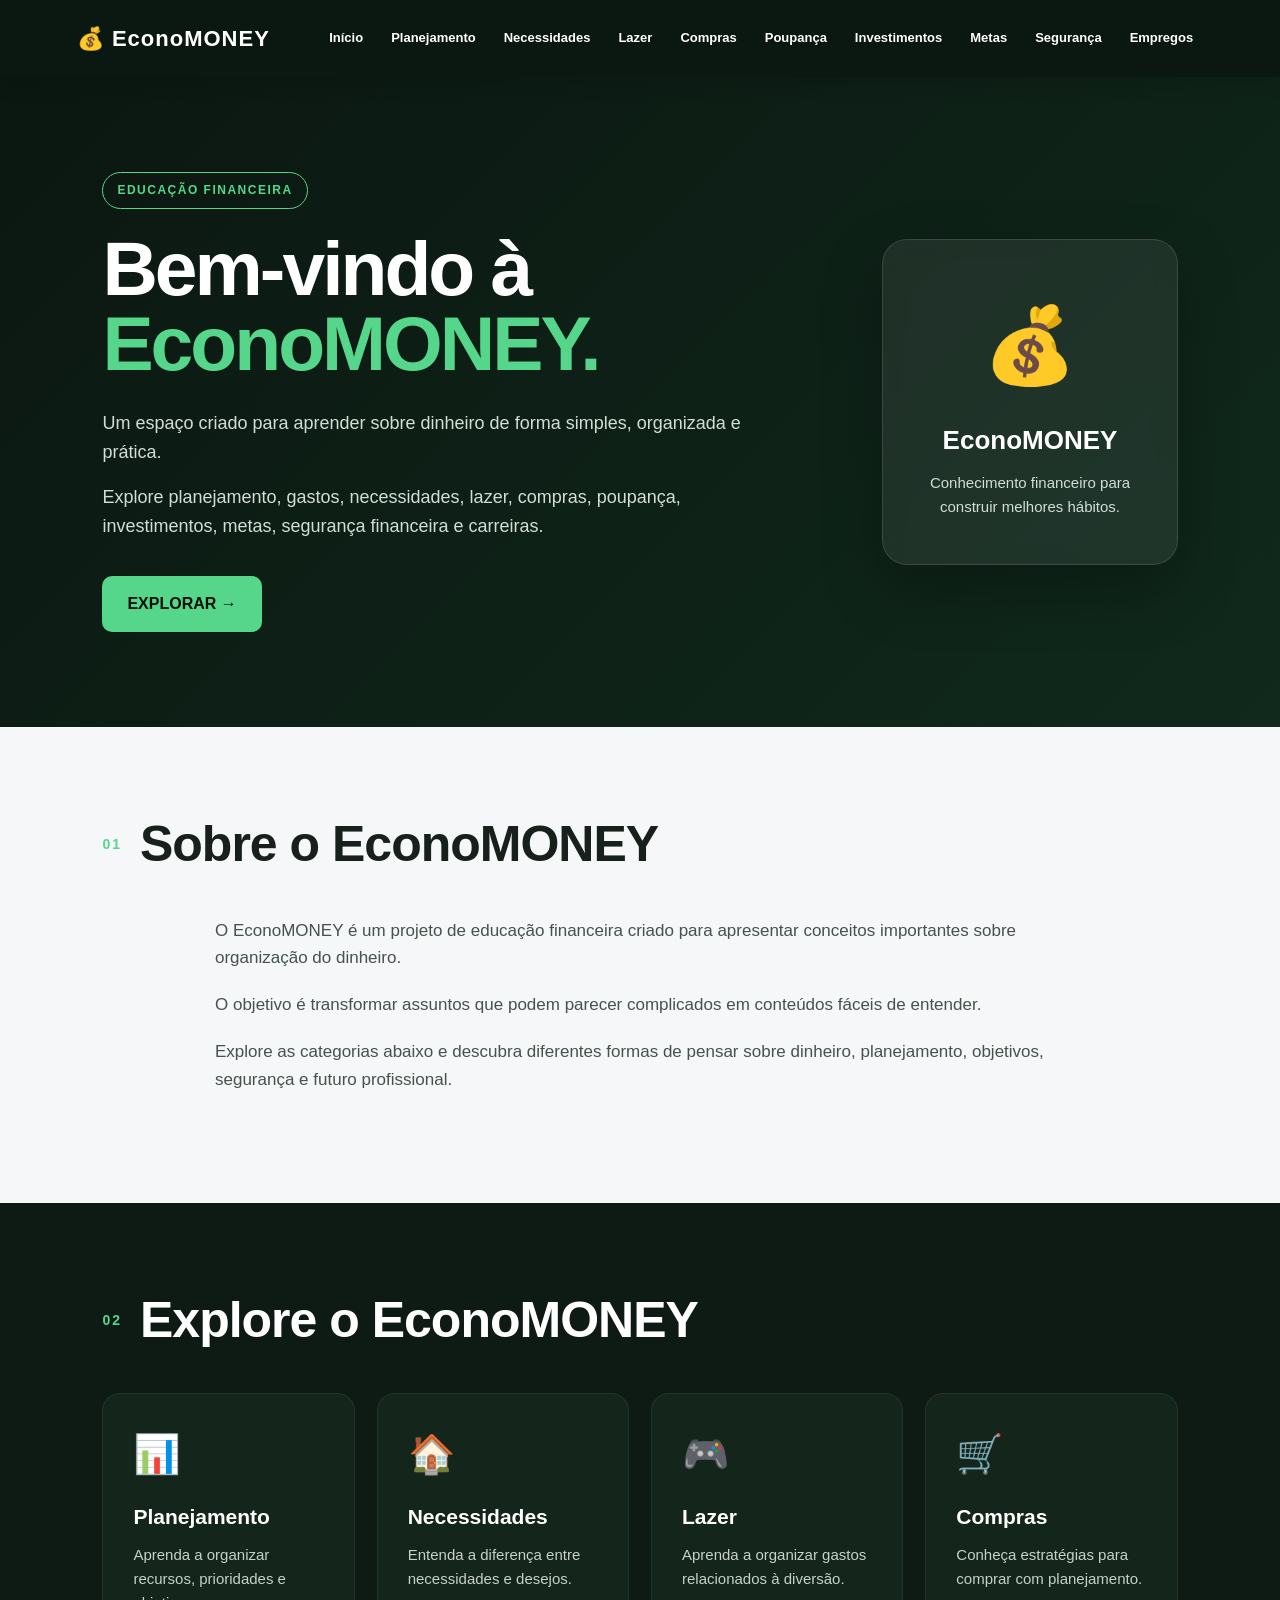
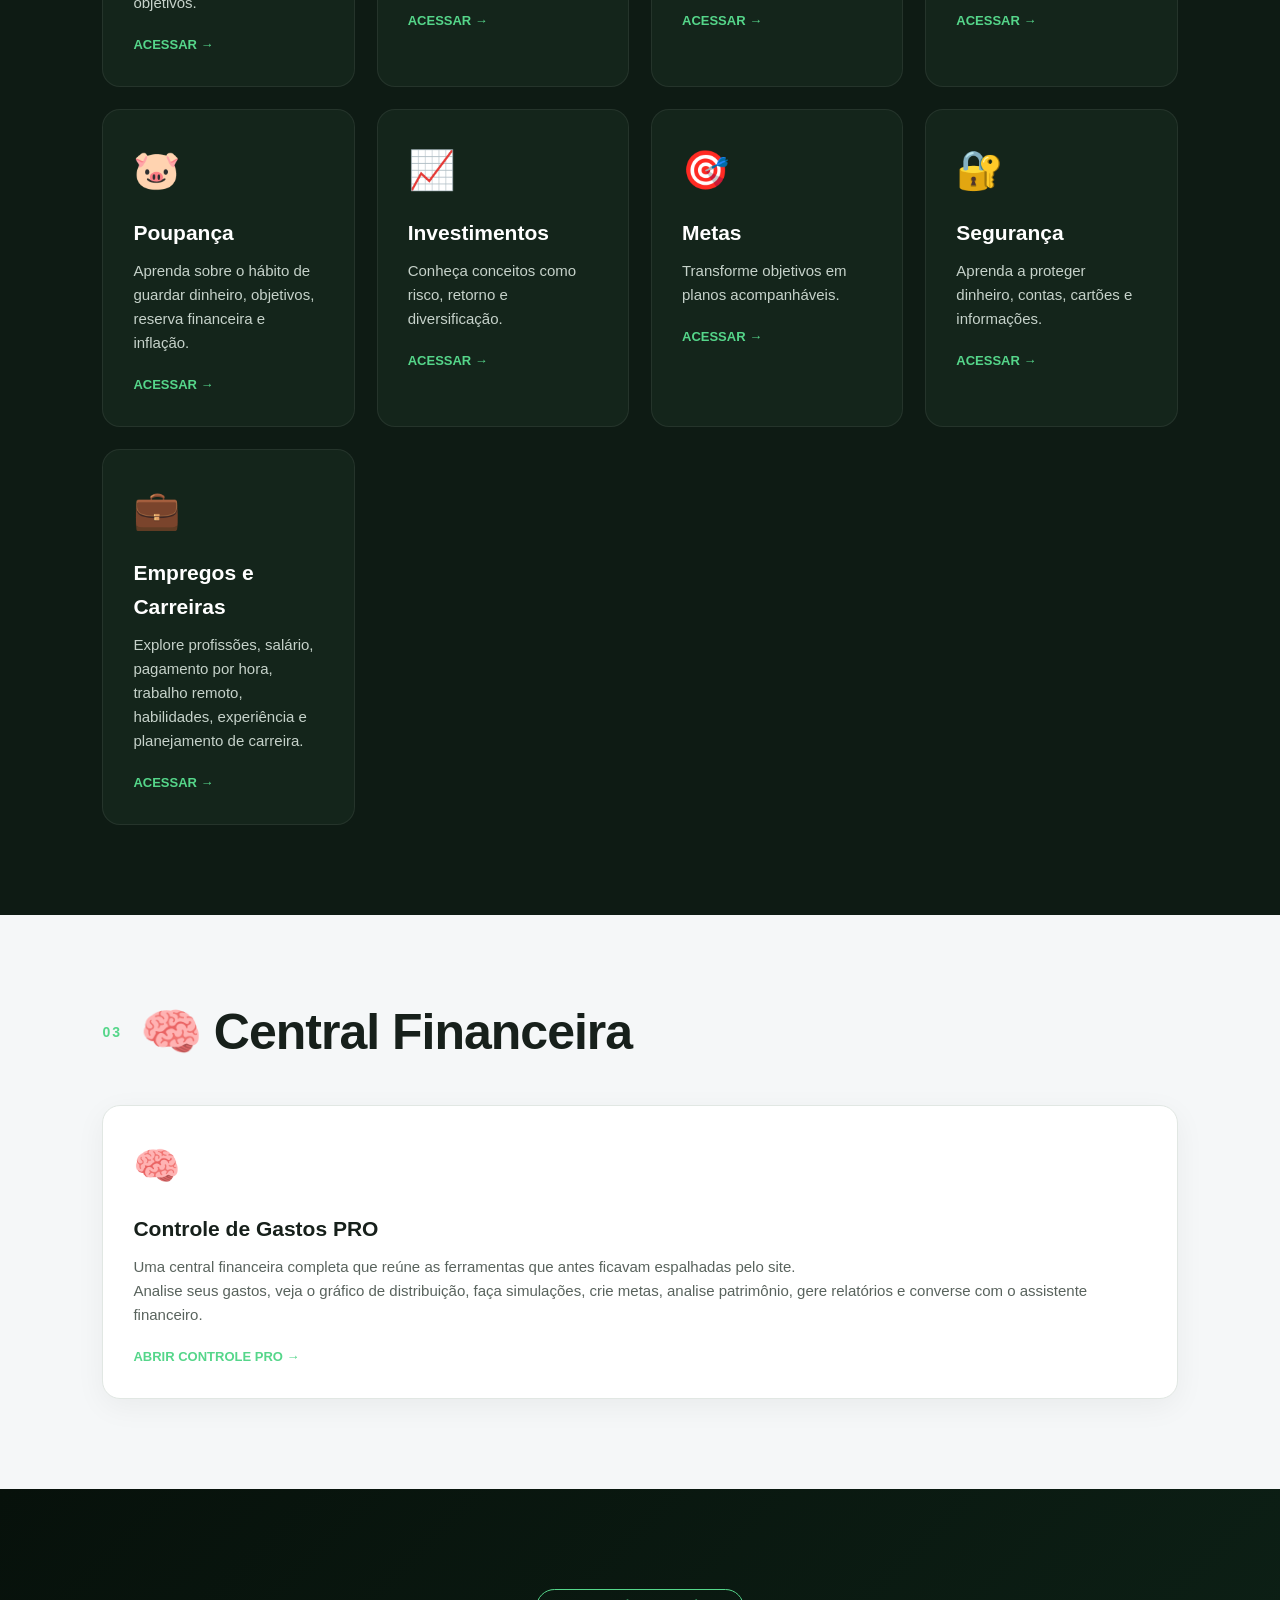
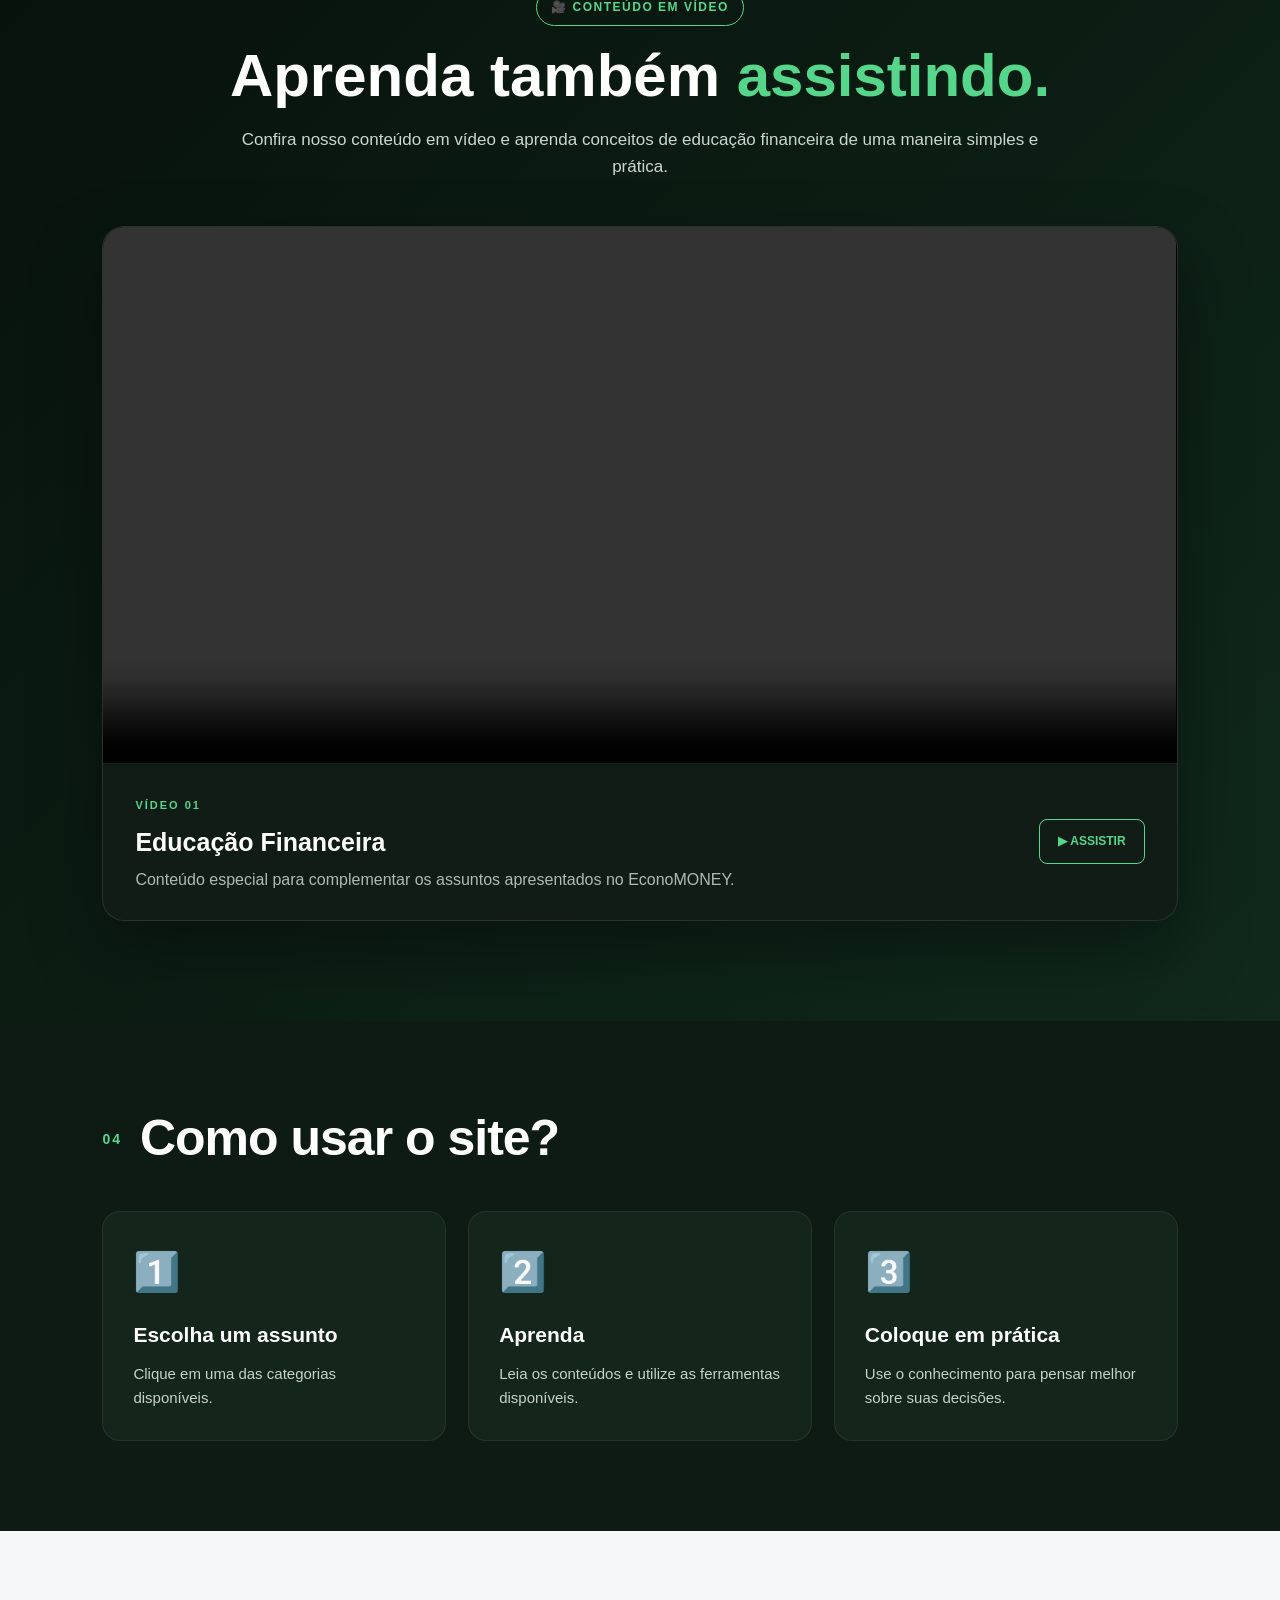
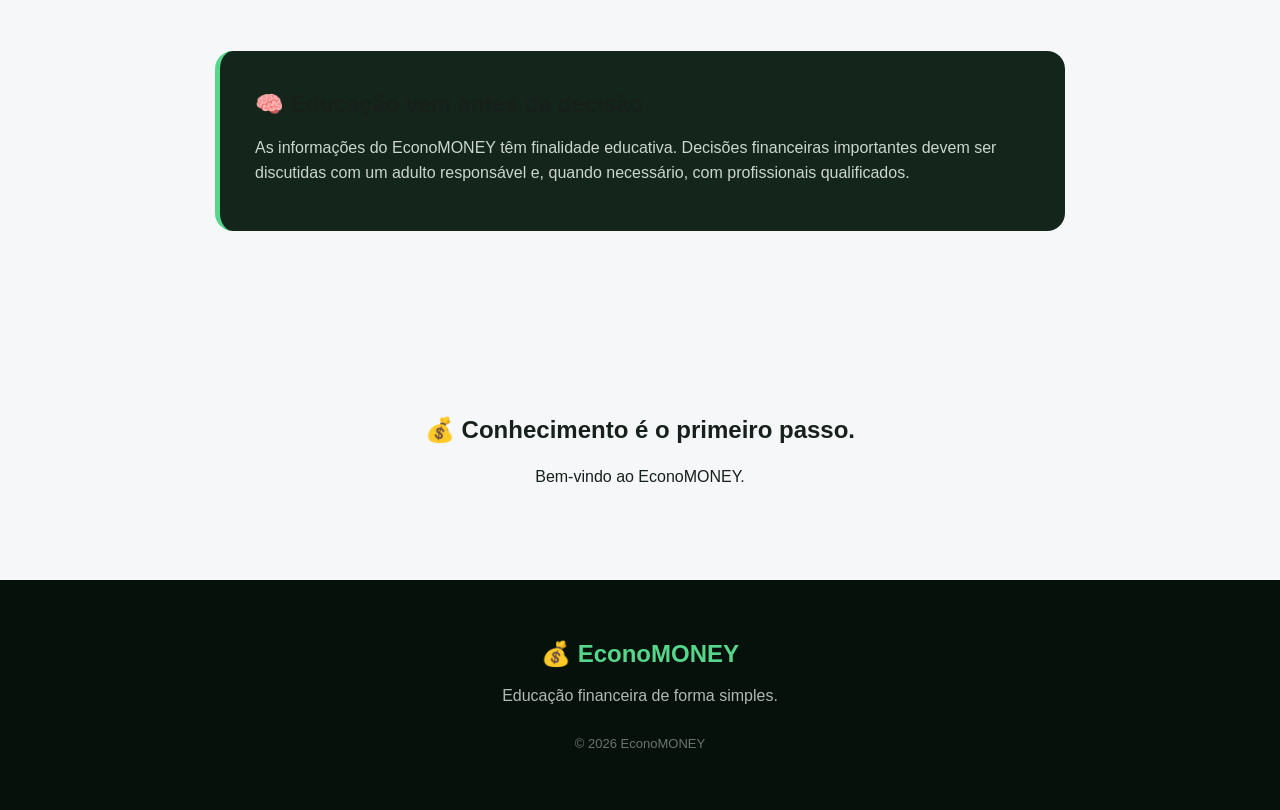
<file: index.html>
<!DOCTYPE html>
<html lang="pt-BR">

<head>

<meta charset="UTF-8">

<meta name="viewport" content="width=device-width, initial-scale=1.0">

<title>EconoMONEY | Educação Financeira</title>

<link rel="stylesheet" href="style.css">

<!-- CORREÇÃO DO VÍDEO -->
<style>

.video-card {
    width: 100%;
    max-width: 1100px;
    margin: 0 auto;
}

.video-screen {
    width: 100%;
    height: auto;
    aspect-ratio: auto;
    display: flex;
    justify-content: center;
    align-items: center;
    background: #000;
    overflow: hidden;
}

.video-screen video {
    display: block;
    width: 100%;
    height: auto;
    max-width: 100%;
    max-height: none;
    object-fit: contain;
    background: #000;
}

</style>

</head>


<body>


<header>

<div class="logo">
    💰 EconoMONEY
</div>


<nav>

    <a href="index.html">Início</a>

    <a href="planejamento.html">Planejamento</a>

    <a href="necessidades.html">Necessidades</a>

    <a href="lazer.html">Lazer</a>

    <a href="compras.html">Compras</a>

    <a href="poupança.html">Poupança</a>

    <a href="investimentos.html">Investimentos</a>

    <a href="metas.html">Metas</a>

    <a href="segurança.html">Segurança</a>

    <a href="empregos.html">Empregos</a>

</nav>

</header>


<main>


<!-- =====================================================
     HERO
===================================================== -->

<section class="hero">

<div class="hero-text">

    <div class="tag">
        EDUCAÇÃO FINANCEIRA
    </div>


    <h1>

        Bem-vindo à
        <span>EconoMONEY.</span>

    </h1>


    <p>

        Um espaço criado para aprender sobre dinheiro
        de forma simples, organizada e prática.

    </p>


    <p>

        Explore planejamento, gastos, necessidades,
        lazer, compras, poupança, investimentos,
        metas, segurança financeira e carreiras.

    </p>


    <a href="#conteudo" class="button">

        EXPLORAR →

    </a>

</div>



<div class="hero-card">

    <div class="money-icon">
        💰
    </div>


    <h2>
        EconoMONEY
    </h2>


    <p>

        Conhecimento financeiro para construir
        melhores hábitos.

    </p>

</div>

</section>



<!-- =====================================================
     INTRODUÇÃO
===================================================== -->

<section id="conteudo" class="section">


<div class="section-title">

    <span>
        01
    </span>


    <h2>
        Sobre o EconoMONEY
    </h2>

</div>


<div class="text">

    <p>

        O EconoMONEY é um projeto de educação
        financeira criado para apresentar conceitos
        importantes sobre organização do dinheiro.

    </p>


    <p>

        O objetivo é transformar assuntos que podem
        parecer complicados em conteúdos fáceis
        de entender.

    </p>


    <p>

        Explore as categorias abaixo e descubra
        diferentes formas de pensar sobre dinheiro,
        planejamento, objetivos, segurança e futuro
        profissional.

    </p>

</div>

</section>



<!-- =====================================================
     CATEGORIAS
===================================================== -->

<section class="section dark">


<div class="section-title">

    <span>
        02
    </span>


    <h2>
        Explore o EconoMONEY
    </h2>

</div>


<div class="cards">


    <!-- 1 PLANEJAMENTO -->

    <a href="planejamento.html" class="card link-card">

        <div class="icon">
            📊
        </div>


        <h3>
            Planejamento
        </h3>


        <p>

            Aprenda a organizar recursos,
            prioridades e objetivos.

        </p>


        <strong>
            ACESSAR →
        </strong>

    </a>



    <!-- 2 NECESSIDADES -->

    <a href="necessidades.html" class="card link-card">

        <div class="icon">
            🏠
        </div>


        <h3>
            Necessidades
        </h3>


        <p>

            Entenda a diferença entre
            necessidades e desejos.

        </p>


        <strong>
            ACESSAR →
        </strong>

    </a>



    <!-- 3 LAZER -->

    <a href="lazer.html" class="card link-card">

        <div class="icon">
            🎮
        </div>


        <h3>
            Lazer
        </h3>


        <p>

            Aprenda a organizar gastos
            relacionados à diversão.

        </p>


        <strong>
            ACESSAR →
        </strong>

    </a>



    <!-- 4 COMPRAS -->

    <a href="compras.html" class="card link-card">

        <div class="icon">
            🛒
        </div>


        <h3>
            Compras
        </h3>


        <p>

            Conheça estratégias para comprar
            com planejamento.

        </p>


        <strong>
            ACESSAR →
        </strong>

    </a>



    <!-- 5 POUPANÇA -->

    <a href="poupança.html" class="card link-card">

        <div class="icon">
            🐷
        </div>


        <h3>
            Poupança
        </h3>


        <p>

            Aprenda sobre o hábito de guardar
            dinheiro, objetivos, reserva financeira
            e inflação.

        </p>


        <strong>
            ACESSAR →
        </strong>

    </a>



    <!-- 6 INVESTIMENTOS -->

    <a href="investimentos.html" class="card link-card">

        <div class="icon">
            📈
        </div>


        <h3>
            Investimentos
        </h3>


        <p>

            Conheça conceitos como risco,
            retorno e diversificação.

        </p>


        <strong>
            ACESSAR →
        </strong>

    </a>



    <!-- 7 METAS -->

    <a href="metas.html" class="card link-card">

        <div class="icon">
            🎯
        </div>


        <h3>
            Metas
        </h3>


        <p>

            Transforme objetivos em planos
            acompanháveis.

        </p>


        <strong>
            ACESSAR →
        </strong>

    </a>



    <!-- 8 SEGURANÇA -->

    <a href="segurança.html" class="card link-card">

        <div class="icon">
            🔐
        </div>


        <h3>
            Segurança
        </h3>


        <p>

            Aprenda a proteger dinheiro,
            contas, cartões e informações.

        </p>


        <strong>
            ACESSAR →
        </strong>

    </a>



    <!-- 9 EMPREGOS -->

    <a href="empregos.html" class="card link-card">

        <div class="icon">
            💼
        </div>


        <h3>
            Empregos e Carreiras
        </h3>


        <p>

            Explore profissões, salário,
            pagamento por hora, trabalho remoto,
            habilidades, experiência e
            planejamento de carreira.

        </p>


        <strong>
            ACESSAR →
        </strong>

    </a>

</div>

</section>



<!-- =====================================================
     CENTRAL FINANCEIRA
===================================================== -->

<section class="section">


<div class="section-title">

    <span>
        03
    </span>


    <h2>
        🧠 Central Financeira
    </h2>

</div>


<div class="cards">


    <!-- CONTROLE DE GASTOS PRO -->

    <a href="controle-gastos.html"
       class="card light link-card">


        <div class="icon">
            🧠
        </div>


        <h3>
            Controle de Gastos PRO
        </h3>


        <p>

            Uma central financeira completa que
            reúne as ferramentas que antes ficavam
            espalhadas pelo site.

        </p>


        <p>

            Analise seus gastos, veja o gráfico
            de distribuição, faça simulações,
            crie metas, analise patrimônio,
            gere relatórios e converse com
            o assistente financeiro.

        </p>


        <strong>
            ABRIR CONTROLE PRO →
        </strong>

    </a>

</div>

</section>



<!-- =====================================================
     VÍDEO
===================================================== -->

<section class="video-section">


<div class="video-header">


    <div class="video-tag">
        🎥 CONTEÚDO EM VÍDEO
    </div>


    <h2>

        Aprenda também
        <span>assistindo.</span>

    </h2>


    <p>

        Confira nosso conteúdo em vídeo e aprenda
        conceitos de educação financeira de uma
        maneira simples e prática.

    </p>

</div>



<div class="video-card">


    <div class="video-screen">

        <video
            controls
            playsinline
            preload="metadata">

            <source
                src="video.mp4"
                type="video/mp4">

            Seu navegador não consegue
            reproduzir este vídeo.

        </video>

    </div>



    <div class="video-info">


        <div>

            <span class="video-number">
                VÍDEO 01
            </span>


            <h3>
                Educação Financeira
            </h3>


            <p>

                Conteúdo especial para complementar
                os assuntos apresentados no EconoMONEY.

            </p>

        </div>


        <div class="video-status">
            ▶ ASSISTIR
        </div>

    </div>

</div>

</section>



<!-- =====================================================
     COMO USAR
===================================================== -->

<section class="section dark">


<div class="section-title">

    <span>
        04
    </span>


    <h2>
        Como usar o site?
    </h2>

</div>


<div class="cards">


    <div class="card">

        <div class="icon">
            1️⃣
        </div>


        <h3>
            Escolha um assunto
        </h3>


        <p>
            Clique em uma das categorias disponíveis.
        </p>

    </div>



    <div class="card">

        <div class="icon">
            2️⃣
        </div>


        <h3>
            Aprenda
        </h3>


        <p>

            Leia os conteúdos e utilize
            as ferramentas disponíveis.

        </p>

    </div>



    <div class="card">

        <div class="icon">
            3️⃣
        </div>


        <h3>
            Coloque em prática
        </h3>


        <p>

            Use o conhecimento para pensar
            melhor sobre suas decisões.

        </p>

    </div>

</div>

</section>



<!-- =====================================================
     AVISO
===================================================== -->

<section class="section">


<div class="goal">


    <h3>
        🧠 Educação vem antes da decisão
    </h3>


    <p>

        As informações do EconoMONEY têm finalidade
        educativa. Decisões financeiras importantes
        devem ser discutidas com um adulto responsável
        e, quando necessário, com profissionais
        qualificados.

    </p>

</div>

</section>



<!-- =====================================================
     FINAL
===================================================== -->

<section
    class="section"
    style="text-align:center">


<h2>
    💰 Conhecimento é o primeiro passo.
</h2>


<p style="margin-top:15px">

    Bem-vindo ao EconoMONEY.

</p>

</section>


</main>



<footer>


<h2>
    💰 EconoMONEY
</h2>


<p>
    Educação financeira de forma simples.
</p>


<p class="copyright">
    © 2026 EconoMONEY
</p>

</footer>



<script src="script.js"></script>


</body>

</html>
</file>
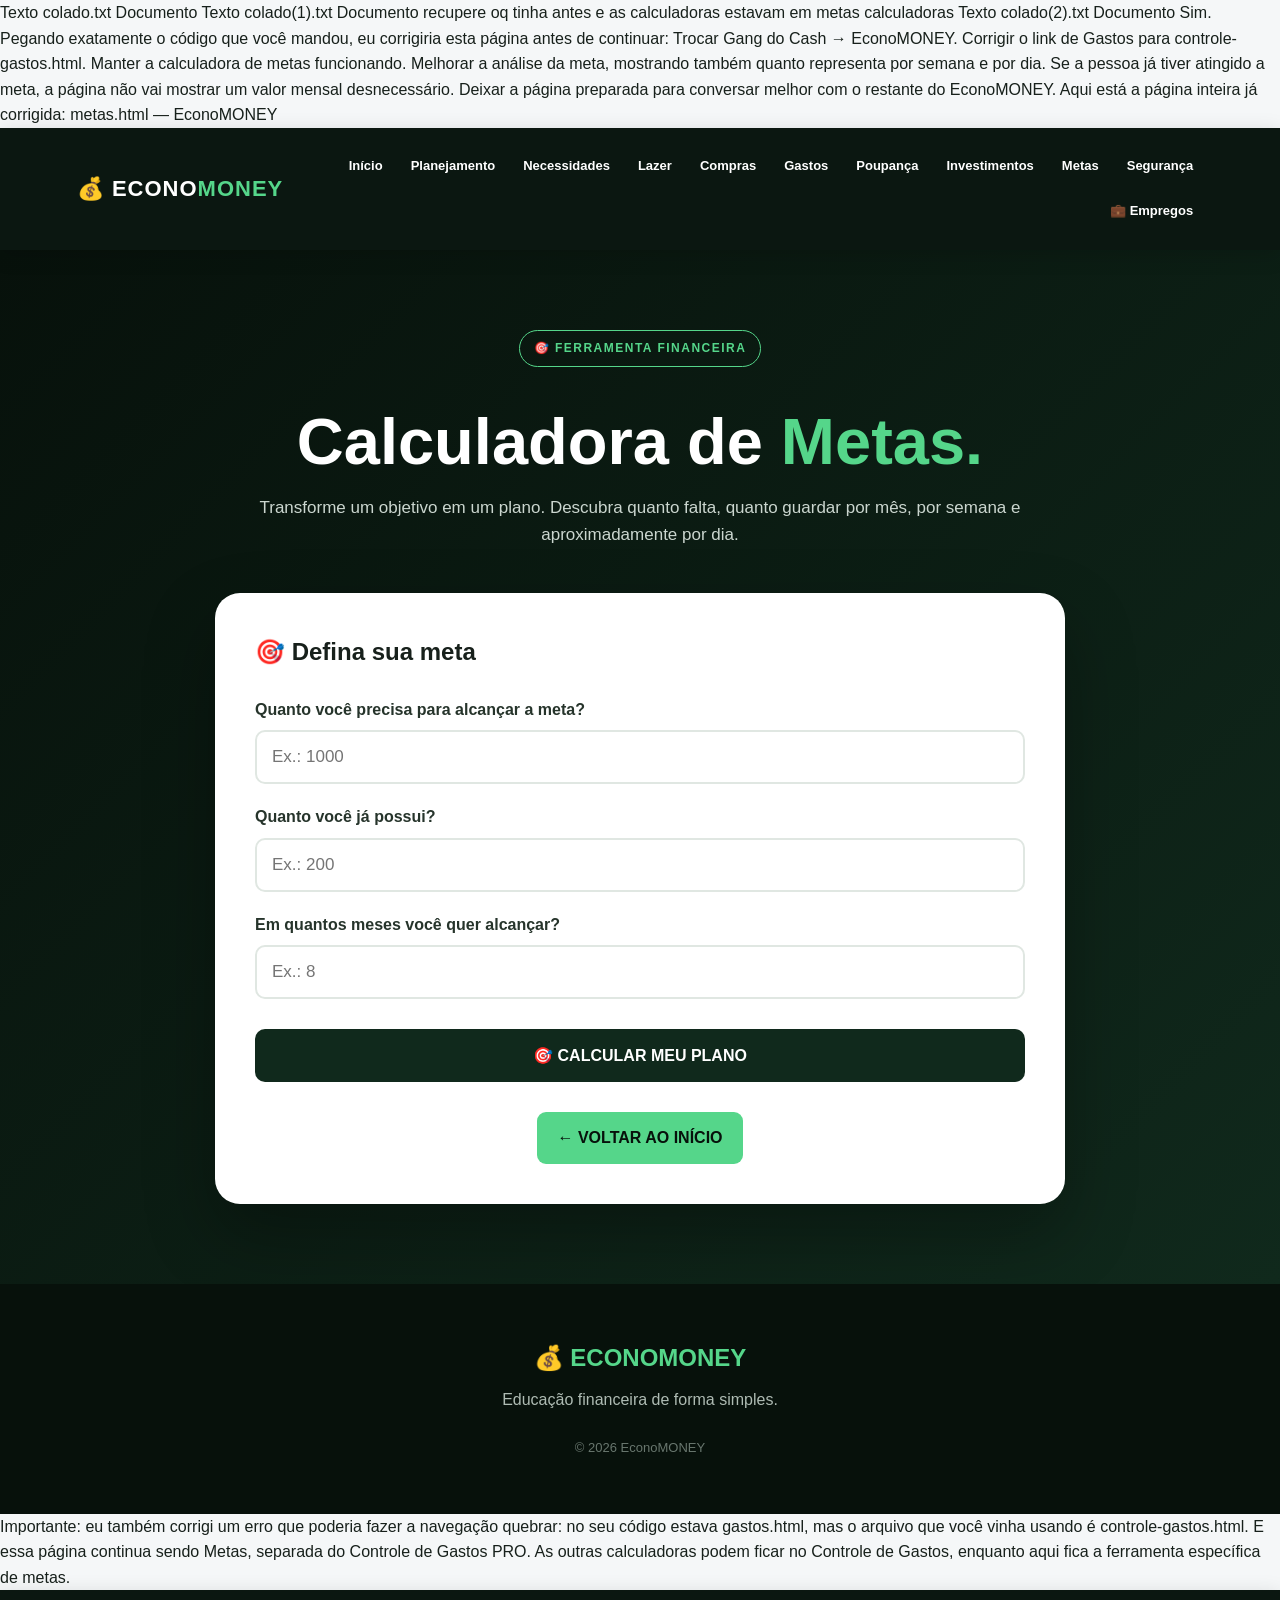
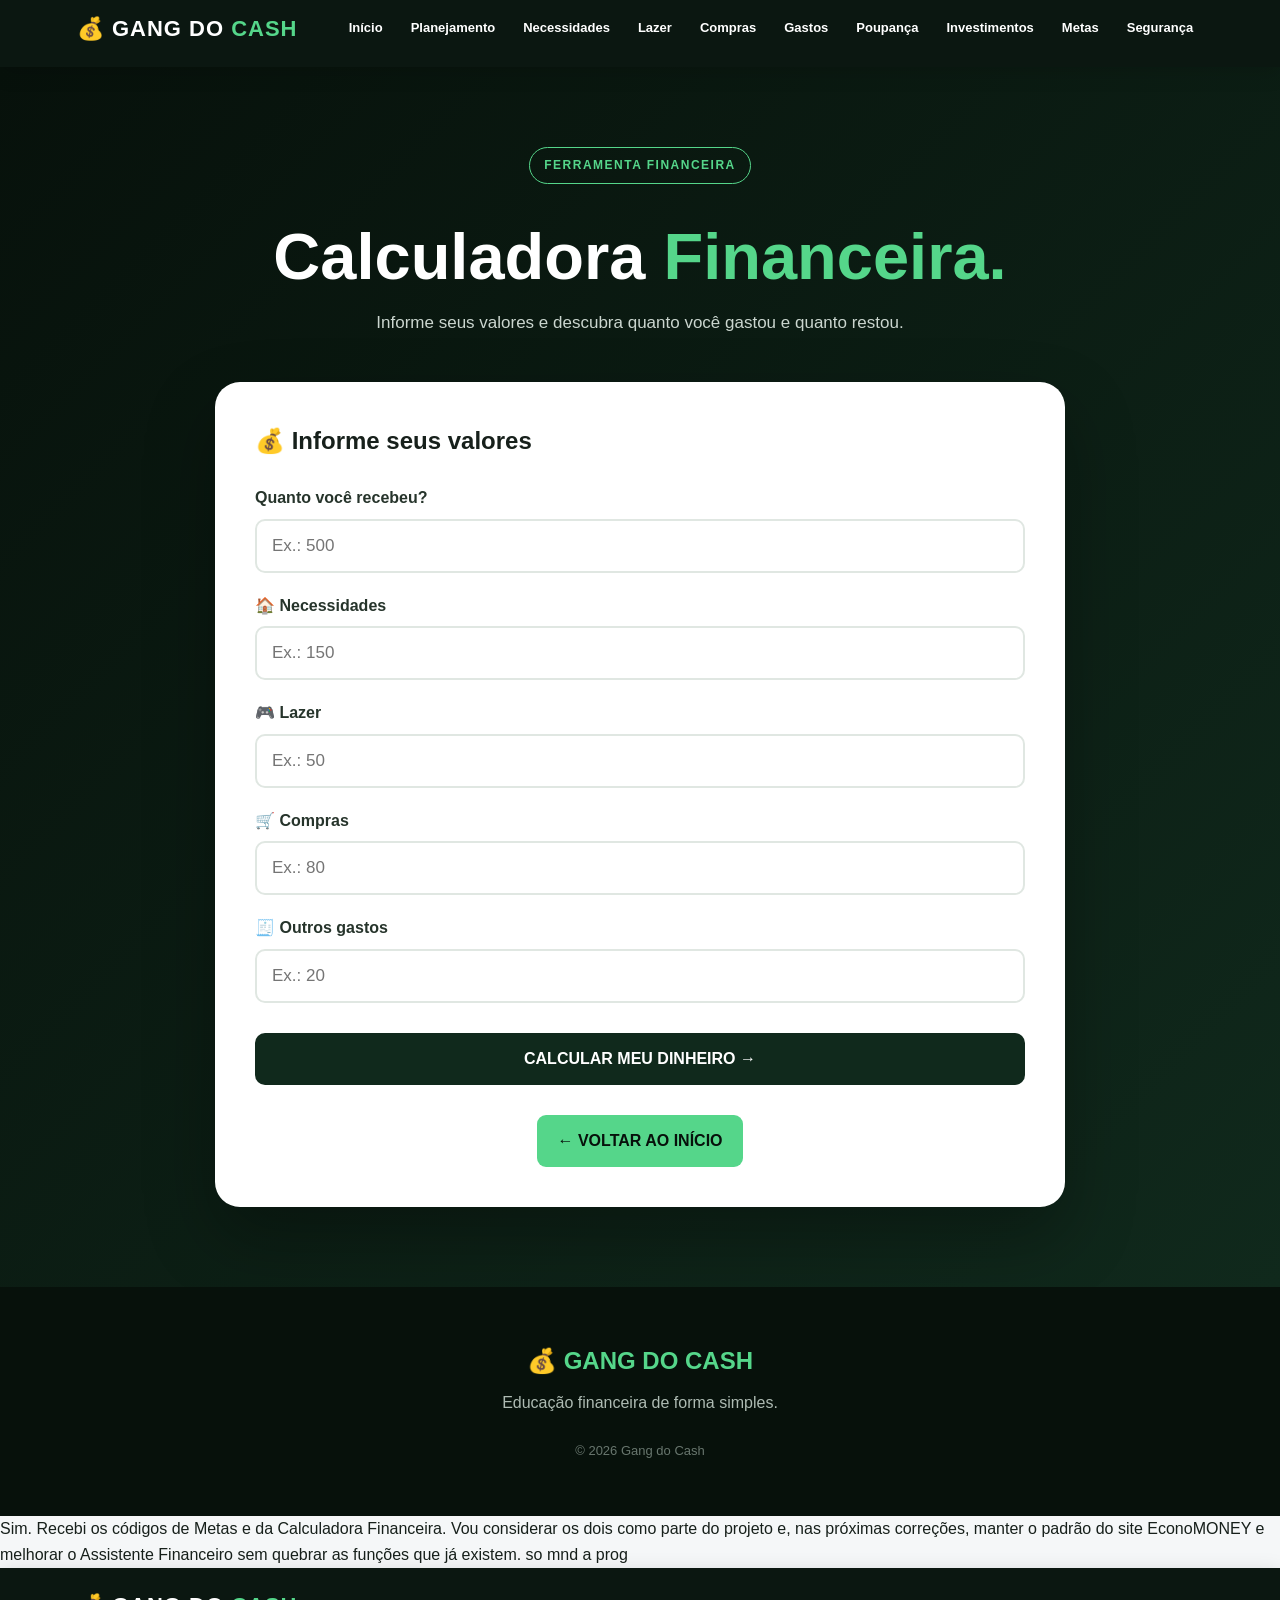
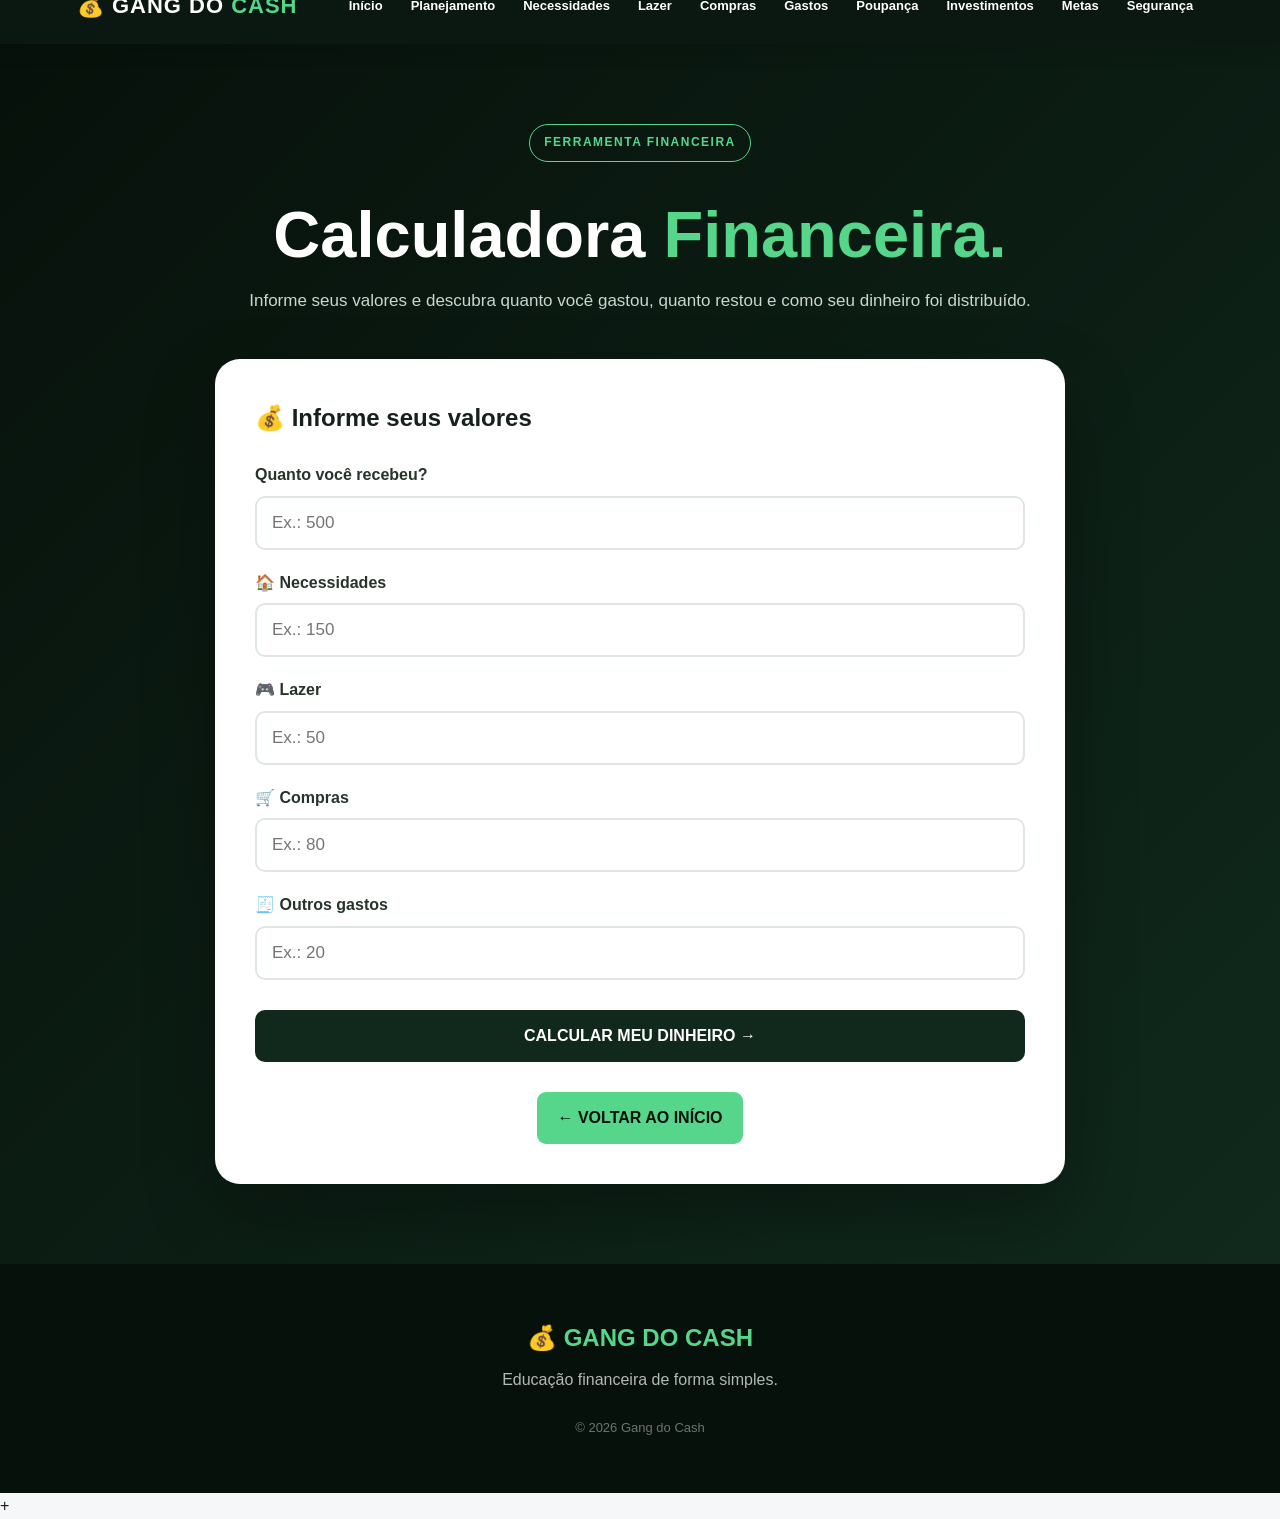
<file: calculadora.html>
Texto colado.txt
Documento
Texto colado(1).txt
Documento
recupere oq tinha antes e as calculadoras estavam em metas calculadoras
Texto colado(2).txt
Documento

Sim. Pegando exatamente o código que você mandou, eu corrigiria esta página antes de continuar:

Trocar Gang do Cash → EconoMONEY.
Corrigir o link de Gastos para controle-gastos.html.
Manter a calculadora de metas funcionando.
Melhorar a análise da meta, mostrando também quanto representa por semana e por dia.
Se a pessoa já tiver atingido a meta, a página não vai mostrar um valor mensal desnecessário.
Deixar a página preparada para conversar melhor com o restante do EconoMONEY.

Aqui está a página inteira já corrigida:

metas.html — EconoMONEY

<!DOCTYPE html>

<html lang="pt-BR">

<head> <meta charset="UTF-8"> <meta name="viewport" content="width=device-width, initial-scale=1.0">

<title>Calculadora de Metas | EconoMONEY</title>

<link rel="stylesheet" href="style.css">

<style>

    .goal-page {
        min-height: 100vh;
        padding: 80px 8%;
        background: linear-gradient(135deg, #07110b, #10291c);
    }

    .goal-header {
        max-width: 850px;
        margin: 0 auto 45px;
        text-align: center;
        color: white;
    }

    .goal-header h1 {
        font-size: clamp(40px, 6vw, 65px);
        line-height: 1;
        margin: 20px 0;
    }

    .goal-header h1 span {
        color: #55d68a;
    }

    .goal-header p {
        color: #cbd6cf;
        font-size: 17px;
        line-height: 1.6;
    }

    .goal-box {
        max-width: 850px;
        margin: auto;
        padding: 40px;
        background: white;
        border-radius: 25px;
        box-shadow: 0 30px 70px rgba(0,0,0,0.3);
    }

    .goal-box h2 {
        color: #17201b;
        margin-bottom: 25px;
    }

    .input-group {
        margin-bottom: 20px;
    }

    .input-group label {
        display: block;
        margin-bottom: 8px;
        font-weight: 800;
        color: #26342b;
    }

    .input-group input {
        width: 100%;
        padding: 15px;
        border: 2px solid #e0e7e2;
        border-radius: 10px;
        font-size: 17px;
        outline: none;
    }

    .input-group input:focus {
        border-color: #55d68a;
    }

    .goal-button {
        width: 100%;
        border: none;
        padding: 17px;
        margin-top: 10px;
        border-radius: 10px;
        background: #10291c;
        color: white;
        font-size: 16px;
        font-weight: 900;
        cursor: pointer;
        transition: .2s;
    }

    .goal-button:hover {
        background: #55d68a;
        color: #07110b;
        transform: translateY(-2px);
    }

    .goal-results {
        display: none;
        margin-top: 35px;
        padding-top: 30px;
        border-top: 2px solid #e7ece9;
    }

    .result-cards {
        display: grid;
        grid-template-columns: repeat(auto-fit, minmax(180px, 1fr));
        gap: 15px;
    }

    .result-card {
        padding: 22px;
        border-radius: 15px;
        background: #f1f6f3;
    }

    .result-card small {
        display: block;
        color: #657168;
        margin-bottom: 5px;
    }

    .result-card strong {
        font-size: 24px;
        color: #10291c;
    }

    .highlight {
        background: #10291c;
    }

    .highlight small {
        color: #bcd0c2;
    }

    .highlight strong {
        color: #55d68a;
    }

    .extra-results {
        display: grid;
        grid-template-columns: repeat(auto-fit, minmax(150px, 1fr));
        gap: 15px;
        margin-top: 15px;
    }

    .extra-card {
        padding: 18px;
        border-radius: 14px;
        background: #f7faf8;
        border: 1px solid #e1e9e4;
    }

    .extra-card span {
        display: block;
        color: #657168;
        font-size: 13px;
        margin-bottom: 6px;
    }

    .extra-card strong {
        color: #17201b;
        font-size: 19px;
    }

    .goal-message {
        margin-top: 20px;
        padding: 18px;
        border-radius: 12px;
        background: #eef7f1;
        color: #23402d;
        font-weight: 700;
        text-align: center;
        line-height: 1.6;
    }

    .goal-message.warning {
        background: #fff7e6;
        color: #704b00;
    }

    .goal-message.success {
        background: #e8f8ee;
        color: #176b35;
    }

    .goal-message.error {
        background: #fdecec;
        color: #8a2020;
    }

    .back-button {
        display: block;
        width: fit-content;
        margin: 30px auto 0;
        padding: 13px 20px;
        border-radius: 9px;
        background: #55d68a;
        color: #07110b;
        text-decoration: none;
        font-weight: 900;
        transition: .2s;
    }

    .back-button:hover {
        transform: translateY(-2px);
    }

    .tip {
        margin-top: 25px;
        padding: 18px;
        border-radius: 12px;
        background: #f1f6f3;
        color: #334238;
        line-height: 1.6;
    }

    @media (max-width: 600px) {

        .goal-page {
            padding: 55px 5%;
        }

        .goal-box {
            padding: 25px;
        }

        .goal-header h1 {
            font-size: 42px;
        }

    }

</style>

</head>

<body>

<header>

<div class="logo">
    💰 ECONO<span>MONEY</span>
</div>

<nav>

    <a href="index.html">Início</a>
    <a href="planejamento.html">Planejamento</a>
    <a href="necessidades.html">Necessidades</a>
    <a href="lazer.html">Lazer</a>
    <a href="compras.html">Compras</a>
    <a href="controle-gastos.html">Gastos</a>
    <a href="poupanca.html">Poupança</a>
    <a href="investimentos.html">Investimentos</a>
    <a href="metas.html">Metas</a>
    <a href="seguranca.html">Segurança</a>
    <a href="empregos.html">💼 Empregos</a>

</nav>

</header>

<main>

<section class="goal-page">

<div class="goal-header">

    <div class="tag">
        🎯 FERRAMENTA FINANCEIRA
    </div>

    <h1>
        Calculadora de
        <span>Metas.</span>
    </h1>

    <p>
        Transforme um objetivo em um plano.
        Descubra quanto falta, quanto guardar por mês,
        por semana e aproximadamente por dia.
    </p>

</div>


<div class="goal-box">

    <h2>
        🎯 Defina sua meta
    </h2>


    <div class="input-group">

        <label for="meta">
            Quanto você precisa para alcançar a meta?
        </label>

        <input
            type="number"
            id="meta"
            placeholder="Ex.: 1000"
            min="0"
            step="0.01">

    </div>


    <div class="input-group">

        <label for="atual">
            Quanto você já possui?
        </label>

        <input
            type="number"
            id="atual"
            placeholder="Ex.: 200"
            min="0"
            step="0.01">

    </div>


    <div class="input-group">

        <label for="meses">
            Em quantos meses você quer alcançar?
        </label>

        <input
            type="number"
            id="meses"
            placeholder="Ex.: 8"
            min="1"
            step="1">

    </div>


    <button
        class="goal-button"
        onclick="calcularMeta()">

        🎯 CALCULAR MEU PLANO

    </button>


    <div
        class="goal-results"
        id="goalResults">

        <h2>
            📊 Seu planejamento
        </h2>


        <div class="result-cards">

            <div class="result-card">

                <small>
                    Valor da meta
                </small>

                <strong id="valorMeta">
                    R$ 0,00
                </strong>

            </div>


            <div class="result-card">

                <small>
                    Falta alcançar
                </small>

                <strong id="falta">
                    R$ 0,00
                </strong>

            </div>


            <div class="result-card highlight">

                <small>
                    Guardar por mês
                </small>

                <strong id="porMes">
                    R$ 0,00
                </strong>

            </div>

        </div>


        <div class="extra-results">

            <div class="extra-card">

                <span>
                    Aproximadamente por semana
                </span>

                <strong id="porSemana">
                    R$ 0,00
                </strong>

            </div>


            <div class="extra-card">

                <span>
                    Aproximadamente por dia
                </span>

                <strong id="porDia">
                    R$ 0,00
                </strong>

            </div>


            <div class="extra-card">

                <span>
                    Percentual já alcançado
                </span>

                <strong id="percentualMeta">
                    0%
                </strong>

            </div>

        </div>


        <div
            class="goal-message"
            id="goalMessage">
        </div>


        <div class="tip">

            💡 <strong>Como usar essa informação?</strong>

            <br><br>

            O valor calculado é uma referência matemática.
            Antes de definir quanto guardar, compare esse valor
            com sua renda, seus gastos e outras metas.

            <br><br>

            Se o valor mensal ficar muito alto, uma alternativa
            é aumentar o prazo ou dividir a meta em etapas.

        </div>

    </div>


    <a
        href="index.html"
        class="back-button">

        ← VOLTAR AO INÍCIO

    </a>

</div>

</section>

</main>

<footer>

<h2>
    💰 ECONO<span>MONEY</span>
</h2>

<p>
    Educação financeira de forma simples.
</p>

<p class="copyright">
    © 2026 EconoMONEY
</p>

</footer>

<script> function dinheiro(numero) { return Number(numero || 0).toLocaleString( "pt-BR", { style: "currency", currency: "BRL" } ); } function calcularMeta() { const meta = parseFloat( document.getElementById("meta").value ) || 0; const atual = parseFloat( document.getElementById("atual").value ) || 0; const meses = parseInt( document.getElementById("meses").value ) || 0; const resultados = document.getElementById("goalResults"); const mensagem = document.getElementById("goalMessage"); resultados.style.display = "block"; mensagem.className = "goal-message"; if (meta <= 0 || meses <= 0 || atual < 0) { mensagem.classList.add("error"); mensagem.innerHTML = "⚠️ Informe uma meta maior que zero, um valor atual válido e uma quantidade de meses maior que zero."; return; } const falta = Math.max(meta - atual, 0); const porMes = falta / meses; const porSemana = porMes / 4.33; const porDia = porMes / 30; const percentual = Math.min((atual / meta) * 100, 100); document.getElementById( "valorMeta" ).textContent = dinheiro(meta); document.getElementById( "falta" ).textContent = dinheiro(falta); document.getElementById( "porMes" ).textContent = dinheiro(porMes); document.getElementById( "porSemana" ).textContent = dinheiro(porSemana); document.getElementById( "porDia" ).textContent = dinheiro(porDia); document.getElementById( "percentualMeta" ).textContent = percentual.toFixed(1) + "%"; if (atual >= meta) { mensagem.classList.add("success"); mensagem.innerHTML = "🎉 <strong>Meta alcançada!</strong><br>" + "O valor que você informou já é suficiente para alcançar ou superar sua meta."; return; } if (porMes > meta) { mensagem.classList.add("warning"); mensagem.innerHTML = "⚠️ O valor mensal necessário ficou alto em relação ao tamanho da meta. " + "Confira se o prazo está correto ou considere aumentar o prazo."; return; } mensagem.classList.add("success"); mensagem.innerHTML = "📅 Guardando aproximadamente <strong>" + dinheiro(porMes) + "</strong> por mês, você poderá alcançar os " + "<strong>" + dinheiro(falta) + "</strong> que faltam em aproximadamente " + "<strong>" + meses + " meses</strong>."; } document.addEventListener( "keydown", function(event) { if ( event.key === "Enter" && ( document.activeElement.tagName === "INPUT" ) ) { calcularMeta(); } } ); </script>

</body>

</html>

Importante: eu também corrigi um erro que poderia fazer a navegação quebrar: no seu código estava gastos.html, mas o arquivo que você vinha usando é controle-gastos.html.

E essa página continua sendo Metas, separada do Controle de Gastos PRO. As outras calculadoras podem ficar no Controle de Gastos, enquanto aqui fica a ferramenta específica de metas.

<!DOCTYPE html>
<html lang="pt-BR">

<head>

    <meta charset="UTF-8">

    <meta name="viewport"
          content="width=device-width, initial-scale=1.0">

    <title>Calculadora Financeira | Gang do Cash</title>

    <link rel="stylesheet" href="style.css">

    <style>

        .calculator-page {
            min-height: 100vh;
            padding: 80px 8%;
            background:
                linear-gradient(
                    135deg,
                    #07110b,
                    #10291c
                );
        }

        .calculator-header {
            max-width: 850px;
            margin: 0 auto 45px;
            text-align: center;
            color: white;
        }

        .calculator-header .tag {
            margin-bottom: 20px;
        }

        .calculator-header h1 {
            font-size: clamp(40px, 6vw, 65px);
            line-height: 1;
            margin-bottom: 20px;
        }

        .calculator-header h1 span {
            color: #55d68a;
        }

        .calculator-header p {
            color: #cbd6cf;
            font-size: 17px;
        }

        .calculator-box {
            max-width: 850px;
            margin: auto;
            padding: 40px;

            background: #ffffff;

            border-radius: 25px;

            box-shadow:
                0 30px 70px rgba(0,0,0,0.3);
        }

        .calculator-box h2 {
            margin-bottom: 25px;
            color: #17201b;
        }

        .input-group {
            margin-bottom: 20px;
        }

        .input-group label {
            display: block;

            margin-bottom: 8px;

            font-weight: 800;

            color: #26342b;
        }

        .input-group input {
            width: 100%;

            padding: 15px;

            border: 2px solid #e0e7e2;

            border-radius: 10px;

            font-size: 17px;

            outline: none;

            transition: 0.2s;
        }

        .input-group input:focus {
            border-color: #55d68a;
        }

        .calculate-button {
            width: 100%;

            border: none;

            padding: 17px;

            margin-top: 10px;

            border-radius: 10px;

            background: #10291c;

            color: white;

            font-size: 16px;

            font-weight: 900;

            cursor: pointer;

            transition: 0.25s;
        }

        .calculate-button:hover {
            background: #55d68a;
            color: #07110b;

            transform: translateY(-2px);
        }

        .results {
            display: none;

            margin-top: 35px;

            padding-top: 30px;

            border-top: 2px solid #e7ece9;
        }

        .results h2 {
            margin-bottom: 20px;
        }

        .result-cards {
            display: grid;

            grid-template-columns:
                repeat(auto-fit, minmax(180px, 1fr));

            gap: 15px;
        }

        .result-card {
            padding: 22px;

            border-radius: 15px;

            background: #f1f6f3;

            border: 1px solid #dfe9e2;
        }

        .result-card small {
            display: block;

            color: #657168;

            margin-bottom: 5px;
        }

        .result-card strong {
            display: block;

            font-size: 25px;

            color: #10291c;
        }

        .remaining {
            background: #10291c;

            color: white;
        }

        .remaining small {
            color: #bcd0c2;
        }

        .remaining strong {
            color: #55d68a;
        }

        .message {
            margin-top: 20px;

            padding: 18px;

            border-radius: 12px;

            background: #eef7f1;

            color: #23402d;

            font-weight: 700;

            text-align: center;
        }

        .back-button {
            display: block;

            width: fit-content;

            margin: 30px auto 0;

            padding: 13px 20px;

            border-radius: 9px;

            background: #55d68a;

            color: #07110b;

            text-decoration: none;

            font-weight: 900;
        }

        @media (max-width: 600px) {

            .calculator-page {
                padding: 55px 5%;
            }

            .calculator-box {
                padding: 25px;
            }

        }

    </style>

</head>


<body>


<header>

    <div class="logo">
        💰 GANG DO <span>CASH</span>
    </div>


    <nav>

        <a href="index.html">Início</a>

        <a href="planejamento.html">
            Planejamento
        </a>

        <a href="necessidades.html">
            Necessidades
        </a>

        <a href="lazer.html">
            Lazer
        </a>

        <a href="compras.html">
            Compras
        </a>

        <a href="gastos.html">
            Gastos
        </a>

        <a href="poupanca.html">
            Poupança
        </a>

        <a href="investimentos.html">
            Investimentos
        </a>

        <a href="metas.html">
            Metas
        </a>

        <a href="seguranca.html">
            Segurança
        </a>

    </nav>

</header>



<main>


<section class="calculator-page">


    <div class="calculator-header">

        <div class="tag">
            FERRAMENTA FINANCEIRA
        </div>


        <h1>

            Calculadora
            <span>Financeira.</span>

        </h1>


        <p>

            Informe seus valores e descubra quanto
            você gastou e quanto restou.

        </p>

    </div>



    <div class="calculator-box">


        <h2>
            💰 Informe seus valores
        </h2>


        <div class="input-group">

            <label for="receita">
                Quanto você recebeu?
            </label>

            <input
                type="number"
                id="receita"
                placeholder="Ex.: 500"
                min="0"
                step="0.01">

        </div>



        <div class="input-group">

            <label for="necessidades">
                🏠 Necessidades
            </label>

            <input
                type="number"
                id="necessidades"
                placeholder="Ex.: 150"
                min="0"
                step="0.01">

        </div>



        <div class="input-group">

            <label for="lazer">
                🎮 Lazer
            </label>

            <input
                type="number"
                id="lazer"
                placeholder="Ex.: 50"
                min="0"
                step="0.01">

        </div>



        <div class="input-group">

            <label for="compras">
                🛒 Compras
            </label>

            <input
                type="number"
                id="compras"
                placeholder="Ex.: 80"
                min="0"
                step="0.01">

        </div>



        <div class="input-group">

            <label for="outros">
                🧾 Outros gastos
            </label>

            <input
                type="number"
                id="outros"
                placeholder="Ex.: 20"
                min="0"
                step="0.01">

        </div>



        <button
            class="calculate-button"
            onclick="calcular()">

            CALCULAR MEU DINHEIRO →

        </button>



        <div
            class="results"
            id="results">


            <h2>
                📊 Resultado
            </h2>


            <div class="result-cards">


                <div class="result-card">

                    <small>
                        Total recebido
                    </small>

                    <strong id="totalRecebido">
                        R$ 0,00
                    </strong>

                </div>



                <div class="result-card">

                    <small>
                        Total gasto
                    </small>

                    <strong id="totalGasto">
                        R$ 0,00
                    </strong>

                </div>



                <div class="result-card remaining">

                    <small>
                        Dinheiro restante
                    </small>

                    <strong id="restante">
                        R$ 0,00
                    </strong>

                </div>


            </div>



            <div
                class="message"
                id="message">

            </div>

        </div>



        <a
            href="index.html"
            class="back-button">

            ← VOLTAR AO INÍCIO

        </a>

    </div>


</section>


</main>



<footer>

    <h2>
        💰 GANG DO CASH
    </h2>

    <p>
        Educação financeira de forma simples.
    </p>

    <p class="copyright">
        © 2026 Gang do Cash
    </p>

</footer>



<script>

function valor(id) {

    const campo = document.getElementById(id);

    const numero = parseFloat(campo.value);

    if (isNaN(numero) || numero < 0) {
        return 0;
    }

    return numero;
}


function dinheiro(numero) {

    return numero.toLocaleString(
        "pt-BR",
        {
            style: "currency",
            currency: "BRL"
        }
    );

}


function calcular() {


    const receita =
        valor("receita");


    const necessidades =
        valor("necessidades");


    const lazer =
        valor("lazer");


    const compras =
        valor("compras");


    const outros =
        valor("outros");


    const totalGasto =
        necessidades +
        lazer +
        compras +
        outros;


    const restante =
        receita -
        totalGasto;


    document.getElementById(
        "totalRecebido"
    ).textContent =
        dinheiro(receita);


    document.getElementById(
        "totalGasto"
    ).textContent =
        dinheiro(totalGasto);


    document.getElementById(
        "restante"
    ).textContent =
        dinheiro(restante);


    const results =
        document.getElementById(
            "results"
        );


    results.style.display =
        "block";


    const message =
        document.getElementById(
            "message"
        );


    if (receita === 0) {

        message.textContent =
            "Digite um valor recebido para analisar seu orçamento.";

    }

    else if (restante > 0) {

        message.textContent =
            "🟢 Seu orçamento ficou com saldo positivo. Você ainda tem dinheiro restante.";

    }

    else if (restante === 0) {

        message.textContent =
            "🟡 Seu orçamento ficou exatamente no zero.";

    }

    else {

        message.textContent =
            "🔴 Seus gastos ultrapassaram o valor informado. Revise seu planejamento.";

    }

}

</script>


</body>

</html>

Sim. Recebi os códigos de Metas e da Calculadora Financeira.

Vou considerar os dois como parte do projeto e, nas próximas correções, manter o padrão do site EconoMONEY e melhorar o Assistente Financeiro sem quebrar as funções que já existem.

so mnd a prog
<!DOCTYPE html>
<html lang="pt-BR">
<head>
<meta charset="UTF-8">
<meta name="viewport" content="width=device-width, initial-scale=1.0">
<title>Calculadora Financeira | Gang do Cash</title>
<link rel="stylesheet" href="style.css">

<style>
.calculator-page{
    min-height:100vh;
    padding:80px 8%;
    background:linear-gradient(135deg,#07110b,#10291c);
}
.calculator-header{
    max-width:850px;
    margin:0 auto 45px;
    text-align:center;
    color:white;
}
.calculator-header h1{
    font-size:clamp(40px,6vw,65px);
    line-height:1;
    margin:20px 0;
}
.calculator-header h1 span{color:#55d68a}
.calculator-header p{
    color:#cbd6cf;
    font-size:17px;
}
.calculator-box{
    max-width:850px;
    margin:auto;
    padding:40px;
    background:white;
    border-radius:25px;
    box-shadow:0 30px 70px rgba(0,0,0,.3);
}
.calculator-box h2{color:#17201b}
.input-group{margin-bottom:20px}
.input-group label{
    display:block;
    margin-bottom:8px;
    font-weight:800;
    color:#26342b;
}
.input-group input{
    width:100%;
    padding:15px;
    border:2px solid #e0e7e2;
    border-radius:10px;
    font-size:17px;
    outline:none;
}
.input-group input:focus{border-color:#55d68a}
.calculate-button{
    width:100%;
    border:0;
    padding:17px;
    margin-top:10px;
    border-radius:10px;
    background:#10291c;
    color:white;
    font-size:16px;
    font-weight:900;
    cursor:pointer;
    transition:.25s;
}
.calculate-button:hover{
    background:#55d68a;
    color:#07110b;
    transform:translateY(-2px);
}
.results{
    display:none;
    margin-top:35px;
    padding-top:30px;
    border-top:2px solid #e7ece9;
}
.result-cards{
    display:grid;
    grid-template-columns:repeat(auto-fit,minmax(180px,1fr));
    gap:15px;
}
.result-card{
    padding:22px;
    border-radius:15px;
    background:#f1f6f3;
    border:1px solid #dfe9e2;
}
.result-card small{
    display:block;
    color:#657168;
    margin-bottom:5px;
}
.result-card strong{
    display:block;
    font-size:25px;
    color:#10291c;
}
.remaining{
    background:#10291c;
    color:white;
}
.remaining small{color:#bcd0c2}
.remaining strong{color:#55d68a}
.message{
    margin-top:20px;
    padding:18px;
    border-radius:12px;
    background:#eef7f1;
    color:#23402d;
    font-weight:700;
    text-align:center;
}
.stats{
    display:none;
    margin-top:20px;
    padding:20px;
    border-radius:15px;
    background:#f7faf8;
    border:1px solid #dfe9e2;
}
.back-button{
    display:block;
    width:fit-content;
    margin:30px auto 0;
    padding:13px 20px;
    border-radius:9px;
    background:#55d68a;
    color:#07110b;
    text-decoration:none;
    font-weight:900;
}
@media(max-width:600px){
    .calculator-page{padding:55px 5%}
    .calculator-box{padding:25px}
}
</style>
</head>

<body>

<header>
    <div class="logo">💰 GANG DO <span>CASH</span></div>

    <nav>
        <a href="index.html">Início</a>
        <a href="planejamento.html">Planejamento</a>
        <a href="necessidades.html">Necessidades</a>
        <a href="lazer.html">Lazer</a>
        <a href="compras.html">Compras</a>
        <a href="gastos.html">Gastos</a>
        <a href="poupanca.html">Poupança</a>
        <a href="investimentos.html">Investimentos</a>
        <a href="metas.html">Metas</a>
        <a href="seguranca.html">Segurança</a>
    </nav>
</header>

<main>
<section class="calculator-page">

<div class="calculator-header">

    <div class="tag">FERRAMENTA FINANCEIRA</div>

    <h1>
        Calculadora
        <span>Financeira.</span>
    </h1>

    <p>
        Informe seus valores e descubra quanto
        você gastou, quanto restou e como seu dinheiro foi distribuído.
    </p>

</div>

<div class="calculator-box">

<h2>💰 Informe seus valores</h2>

<div class="input-group">
<label for="receita">Quanto você recebeu?</label>
<input type="number" id="receita" placeholder="Ex.: 500" min="0" step="0.01">
</div>

<div class="input-group">
<label for="necessidades">🏠 Necessidades</label>
<input type="number" id="necessidades" placeholder="Ex.: 150" min="0" step="0.01">
</div>

<div class="input-group">
<label for="lazer">🎮 Lazer</label>
<input type="number" id="lazer" placeholder="Ex.: 50" min="0" step="0.01">
</div>

<div class="input-group">
<label for="compras">🛒 Compras</label>
<input type="number" id="compras" placeholder="Ex.: 80" min="0" step="0.01">
</div>

<div class="input-group">
<label for="outros">🧾 Outros gastos</label>
<input type="number" id="outros" placeholder="Ex.: 20" min="0" step="0.01">
</div>

<button class="calculate-button" onclick="calcular()">
CALCULAR MEU DINHEIRO →
</button>

<div class="results" id="results">

<h2>📊 Resultado</h2>

<div class="result-cards">

<div class="result-card">
<small>Total recebido</small>
<strong id="totalRecebido">R$ 0,00</strong>
</div>

<div class="result-card">
<small>Total gasto</small>
<strong id="totalGasto">R$ 0,00</strong>
</div>

<div class="result-card remaining">
<small>Dinheiro restante</small>
<strong id="restante">R$ 0,00</strong>
</div>

</div>

<div class="stats" id="stats"></div>

<div class="message" id="message"></div>

</div>

<a href="index.html" class="back-button">
← VOLTAR AO INÍCIO
</a>

</div>

</section>
</main>

<footer>
<h2>💰 GANG DO CASH</h2>
<p>Educação financeira de forma simples.</p>
<p class="copyright">© 2026 Gang do Cash</p>
</footer>

<script>

function valor(id){
    const campo = document.getElementById(id);
    const numero = parseFloat(campo.value);

    if(!Number.isFinite(numero) || numero < 0){
        return 0;
    }

    return numero;
}

function dinheiro(numero){
    return Number(numero || 0).toLocaleString("pt-BR",{
        style:"currency",
        currency:"BRL"
    });
}

function porcentagem(valor){
    return valor.toFixed(1) + "%";
}

function calcular(){

    const receita = valor("receita");
    const necessidades = valor("necessidades");
    const lazer = valor("lazer");
    const compras = valor("compras");
    const outros = valor("outros");

    const totalGasto =
        necessidades +
        lazer +
        compras +
        outros;

    const restante = receita - totalGasto;

    const resultados = document.getElementById("results");
    const message = document.getElementById("message");
    const stats = document.getElementById("stats");

    document.getElementById("totalRecebido").textContent =
        dinheiro(receita);

    document.getElementById("totalGasto").textContent =
        dinheiro(totalGasto);

    document.getElementById("restante").textContent =
        dinheiro(restante);

    resultados.style.display = "block";

    if(receita <= 0){

        message.textContent =
            "⚠️ Digite um valor recebido para analisar seu orçamento.";

        stats.style.display = "none";
        return;
    }

    const taxaGasto = (totalGasto / receita) * 100;
    const taxaSobra = (restante / receita) * 100;

    const categorias = [
        ["🏠 Necessidades", necessidades],
        ["🎮 Lazer", lazer],
        ["🛒 Compras", compras],
        ["🧾 Outros", outros]
    ];

    categorias.sort((a,b) => b[1] - a[1]);

    const maiorCategoria = categorias[0];

    let maiorTexto = "Nenhum gasto informado.";

    if(maiorCategoria[1] > 0){
        maiorTexto =
            maiorCategoria[0] +
            " — " +
            dinheiro(maiorCategoria[1]) +
            " (" +
            porcentagem((maiorCategoria[1] / receita) * 100) +
            " da renda)";
    }

    stats.innerHTML = `
        <strong>📈 Análise rápida</strong>

        <p>
            Você gastou
            <b>${porcentagem(taxaGasto)}</b>
            do dinheiro recebido.
        </p>

        <p>
            Sua sobra representa
            <b>${porcentagem(Math.max(taxaSobra,0))}</b>
            da renda.
        </p>

        <p>
            <b>Maior categoria:</b>
            ${maiorTexto}
        </p>
    `;

    stats.style.display = "block";

    if(restante > 0){

        message.textContent =
            "🟢 Seu orçamento ficou com saldo positivo. Você ainda tem dinheiro restante.";

    }
    else if(restante === 0){

        message.textContent =
            "🟡 Seu orçamento ficou exatamente no zero.";

    }
    else{

        message.textContent =
            "🔴 Seus gastos ultrapassaram o valor informado. Revise seu planejamento.";

    }
}

document.addEventListener("keydown",function(event){

    if(event.key === "Enter"){
        calcular();
    }

});

</script>

</body>
</html>

+
</file>
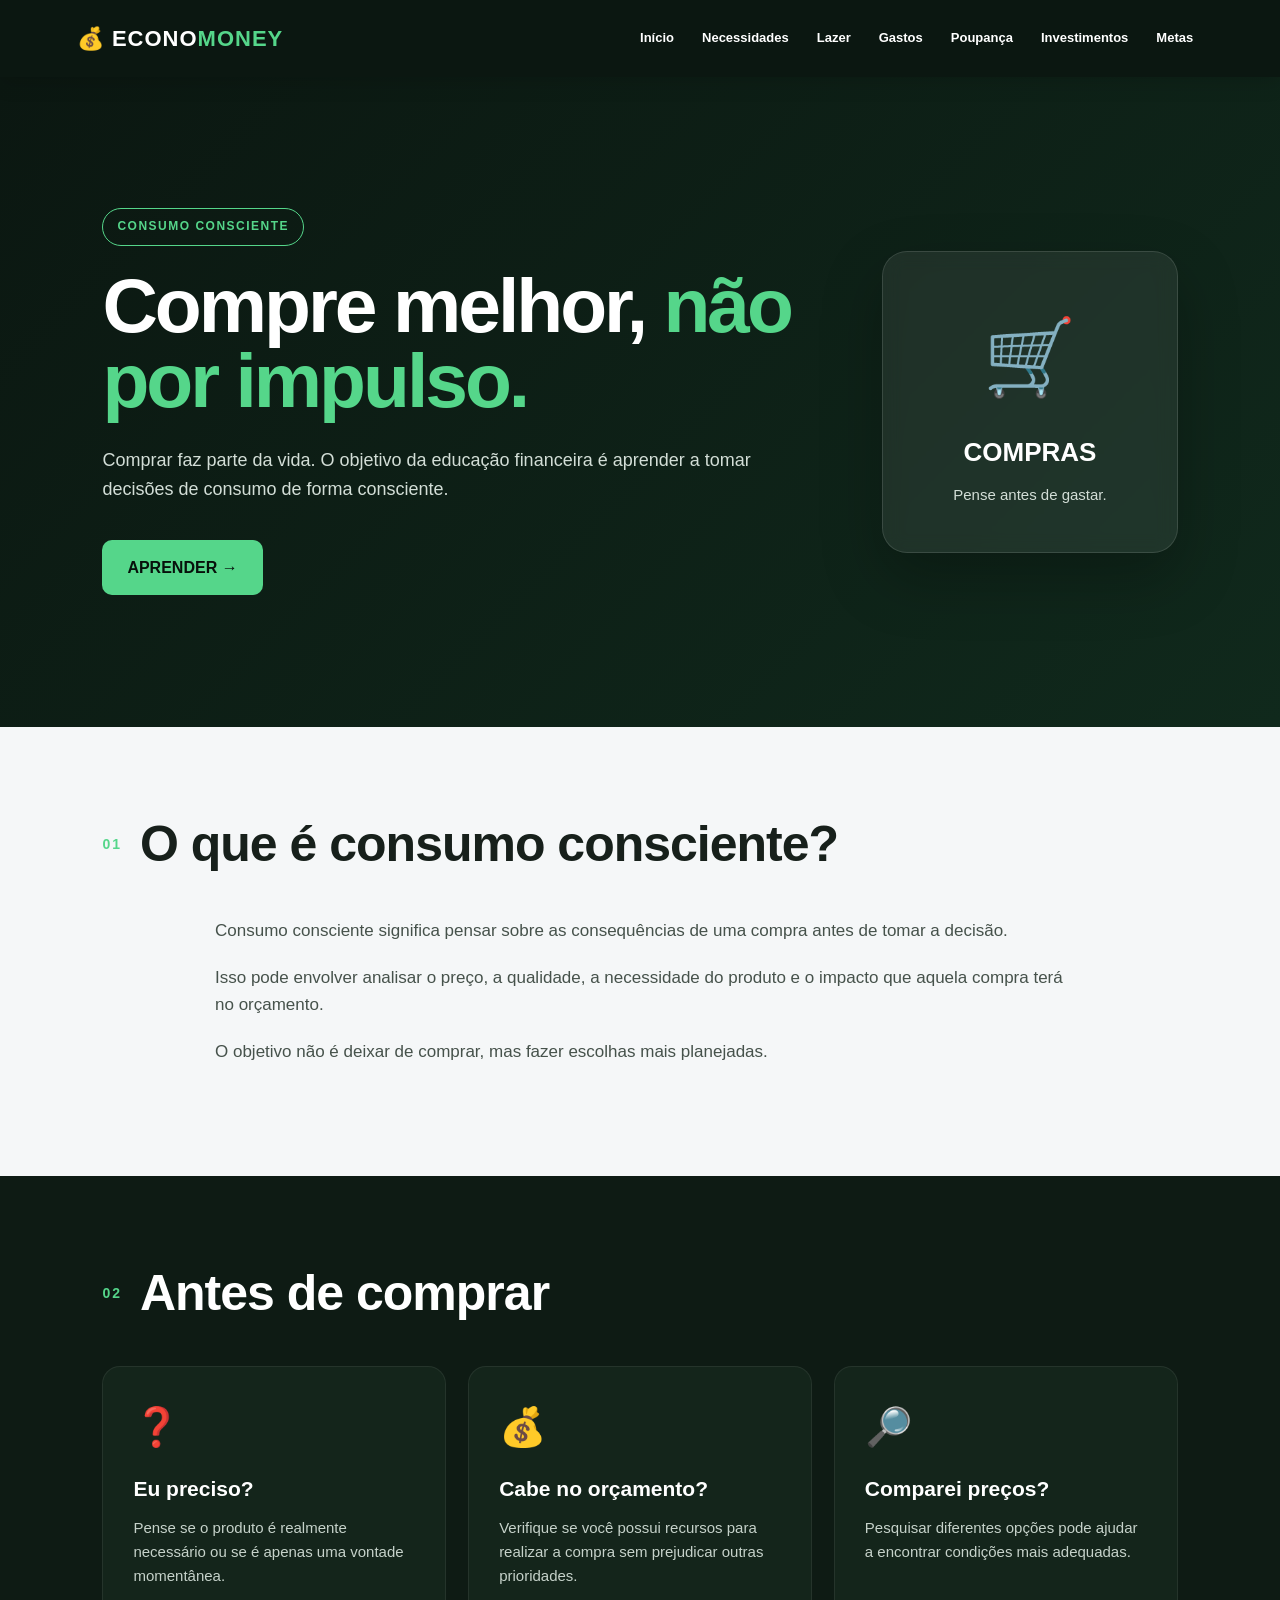
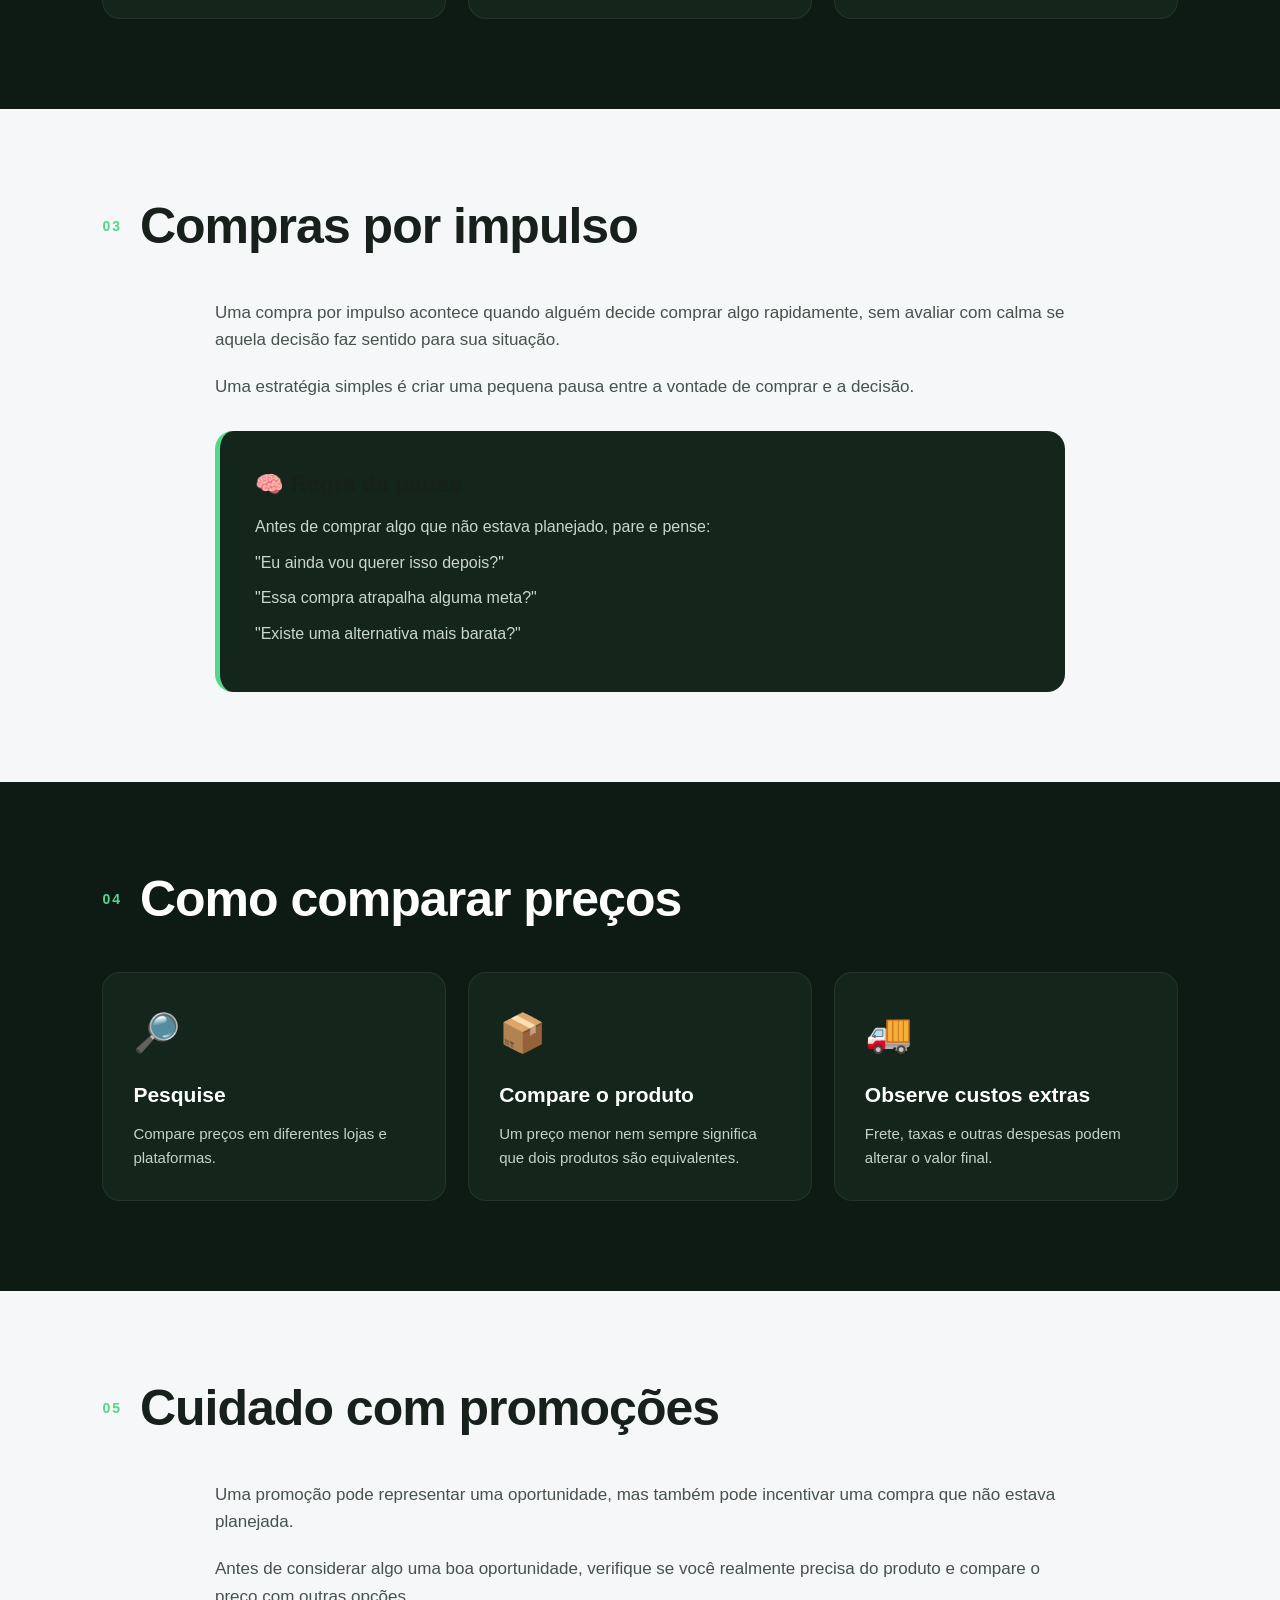
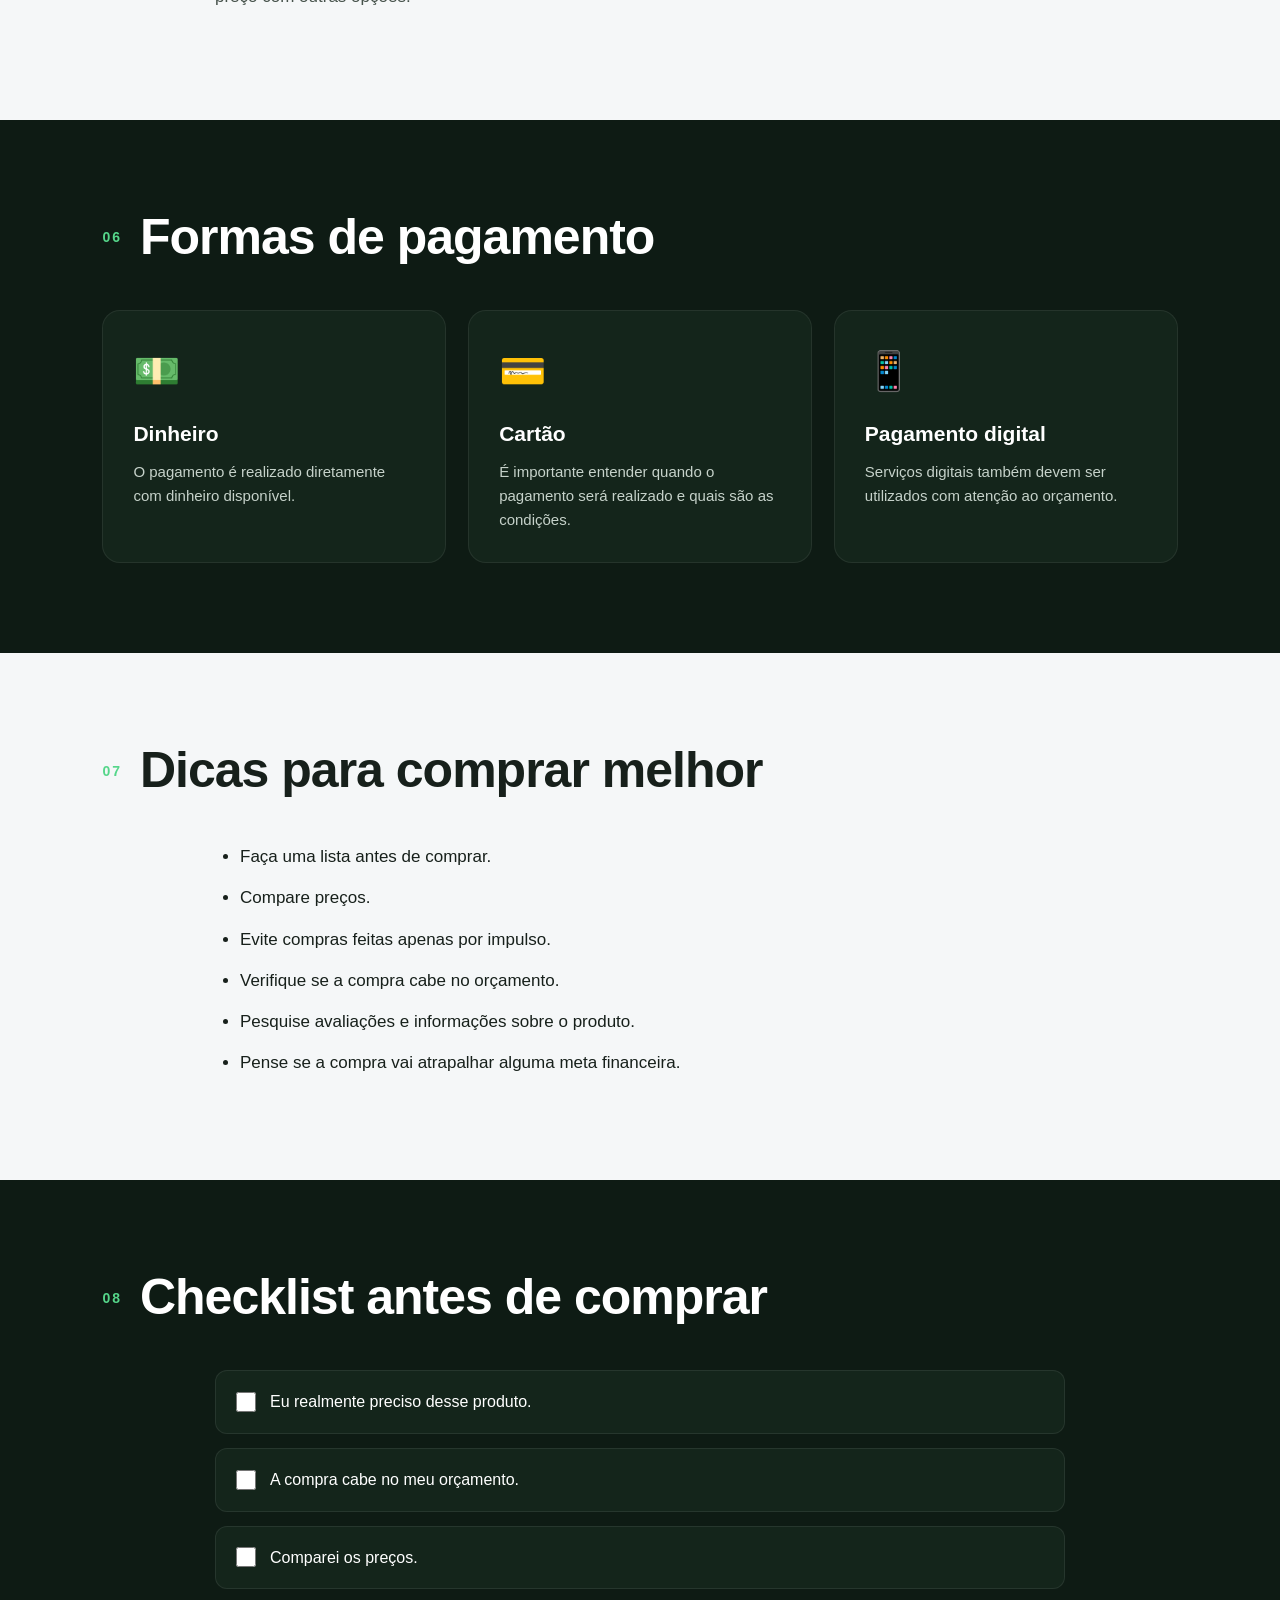
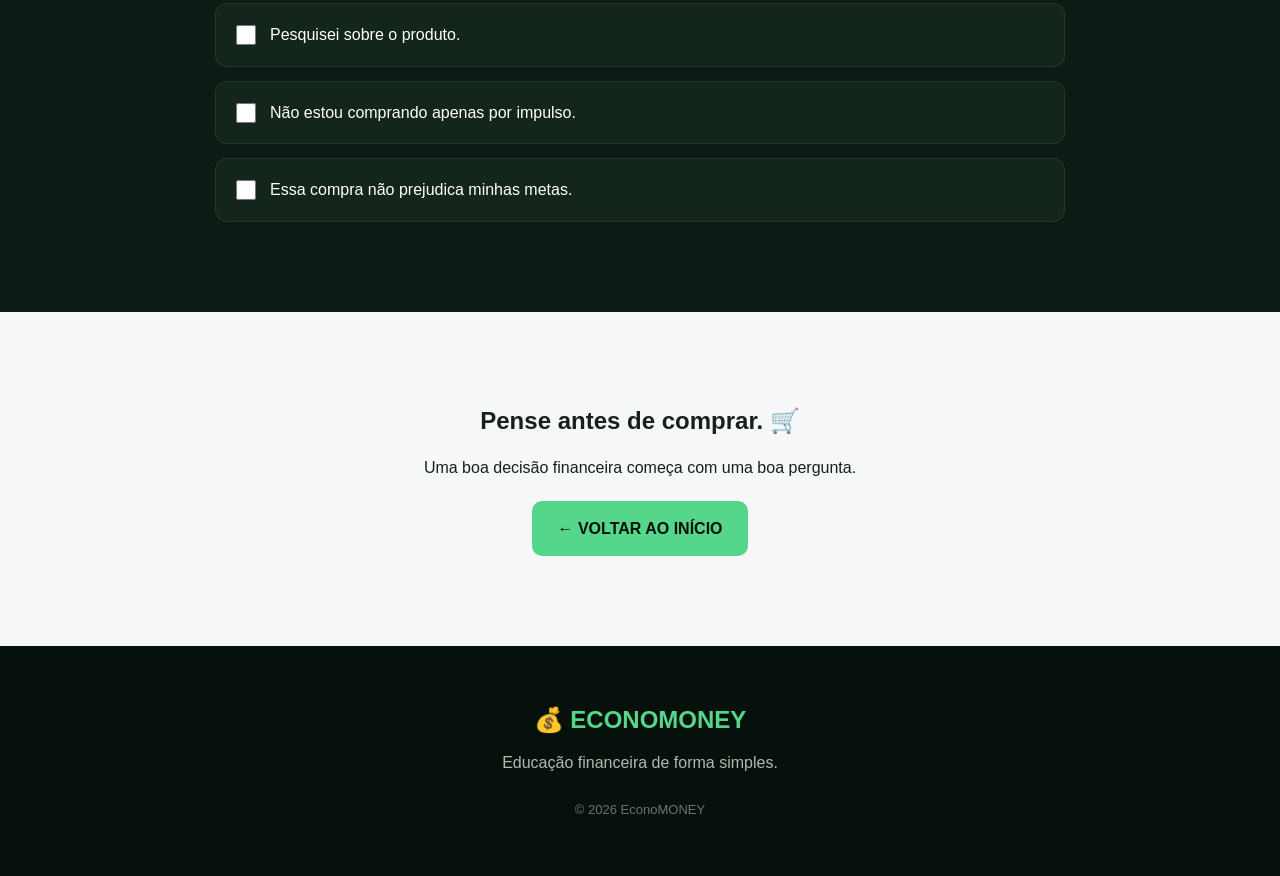
<file: compras.html>
<!DOCTYPE html>
<html lang="pt-BR">

<head>
    <meta charset="UTF-8">

    <meta name="viewport"
          content="width=device-width, initial-scale=1.0">

    <title>Compras | EconoMONEY</title>

    <link rel="stylesheet" href="style.css">

</head>

<body>

<header>

    <div class="logo">
        💰 ECONO<span>MONEY</span>
    </div>

    <nav>

        <a href="index.html">
            Início
        </a>

        <a href="necessidades.html">
            Necessidades
        </a>

        <a href="lazer.html">
            Lazer
        </a>

        <a href="gastos.html">
            Gastos
        </a>

        <a href="poupanca.html">
            Poupança
        </a>

        <a href="investimentos.html">
            Investimentos
        </a>

        <a href="metas.html">
            Metas
        </a>

    </nav>

</header>

<main>

<!-- HERO -->

<section class="hero">

    <div class="hero-text">

        <div class="tag">
            CONSUMO CONSCIENTE
        </div>

        <h1>
            Compre melhor,
            <span>não por impulso.</span>
        </h1>

        <p>
            Comprar faz parte da vida. O objetivo da
            educação financeira é aprender a tomar
            decisões de consumo de forma consciente.
        </p>

        <a href="#conteudo"
           class="button">

            APRENDER →

        </a>

    </div>

    <div class="hero-card">

        <div class="money-icon">
            🛒
        </div>

        <h2>
            COMPRAS
        </h2>

        <p>
            Pense antes de gastar.
        </p>

    </div>

</section>

<!-- INTRODUÇÃO -->

<section id="conteudo"
         class="section">

    <div class="section-title">

        <span>01</span>

        <h2>
            O que é consumo consciente?
        </h2>

    </div>

    <div class="text">

        <p>
            Consumo consciente significa pensar sobre
            as consequências de uma compra antes de
            tomar a decisão.
        </p>

        <p>
            Isso pode envolver analisar o preço,
            a qualidade, a necessidade do produto
            e o impacto que aquela compra terá
            no orçamento.
        </p>

        <p>
            O objetivo não é deixar de comprar,
            mas fazer escolhas mais planejadas.
        </p>

    </div>

</section>

<!-- ANTES DE COMPRAR -->

<section class="section dark">

    <div class="section-title">

        <span>02</span>

        <h2>
            Antes de comprar
        </h2>

    </div>

    <div class="cards">

        <div class="card">

            <div class="icon">
                ❓
            </div>

            <h3>
                Eu preciso?
            </h3>

            <p>
                Pense se o produto é realmente
                necessário ou se é apenas uma
                vontade momentânea.
            </p>

        </div>

        <div class="card">

            <div class="icon">
                💰
            </div>

            <h3>
                Cabe no orçamento?
            </h3>

            <p>
                Verifique se você possui recursos
                para realizar a compra sem
                prejudicar outras prioridades.
            </p>

        </div>

        <div class="card">

            <div class="icon">
                🔎
            </div>

            <h3>
                Comparei preços?
            </h3>

            <p>
                Pesquisar diferentes opções pode
                ajudar a encontrar condições
                mais adequadas.
            </p>

        </div>

    </div>

</section>

<!-- COMPRA POR IMPULSO -->

<section class="section">

    <div class="section-title">

        <span>03</span>

        <h2>
            Compras por impulso
        </h2>

    </div>

    <div class="text">

        <p>
            Uma compra por impulso acontece quando
            alguém decide comprar algo rapidamente,
            sem avaliar com calma se aquela decisão
            faz sentido para sua situação.
        </p>

        <p>
            Uma estratégia simples é criar uma pequena
            pausa entre a vontade de comprar e a decisão.
        </p>

    </div>

    <div class="goal">

        <h3>
            🧠 Regra da pausa
        </h3>

        <p>
            Antes de comprar algo que não estava
            planejado, pare e pense:
        </p>

        <p>
            "Eu ainda vou querer isso depois?"
        </p>

        <p>
            "Essa compra atrapalha alguma meta?"
        </p>

        <p>
            "Existe uma alternativa mais barata?"
        </p>

    </div>

</section>

<!-- PREÇO -->

<section class="section dark">

    <div class="section-title">

        <span>04</span>

        <h2>
            Como comparar preços
        </h2>

    </div>

    <div class="cards">

        <div class="card">

            <div class="icon">
                🔎
            </div>

            <h3>
                Pesquise
            </h3>

            <p>
                Compare preços em diferentes
                lojas e plataformas.
            </p>

        </div>

        <div class="card">

            <div class="icon">
                📦
            </div>

            <h3>
                Compare o produto
            </h3>

            <p>
                Um preço menor nem sempre significa
                que dois produtos são equivalentes.
            </p>

        </div>

        <div class="card">

            <div class="icon">
                🚚
            </div>

            <h3>
                Observe custos extras
            </h3>

            <p>
                Frete, taxas e outras despesas
                podem alterar o valor final.
            </p>

        </div>

    </div>

</section>

<!-- PROMOÇÕES -->

<section class="section">

    <div class="section-title">

        <span>05</span>

        <h2>
            Cuidado com promoções
        </h2>

    </div>

    <div class="text">

        <p>
            Uma promoção pode representar uma oportunidade,
            mas também pode incentivar uma compra que
            não estava planejada.
        </p>

        <p>
            Antes de considerar algo uma boa oportunidade,
            verifique se você realmente precisa do produto
            e compare o preço com outras opções.
        </p>

    </div>

</section>

<!-- FORMAS DE PAGAMENTO -->

<section class="section dark">

    <div class="section-title">

        <span>06</span>

        <h2>
            Formas de pagamento
        </h2>

    </div>

    <div class="cards">

        <div class="card">

            <div class="icon">
                💵
            </div>

            <h3>
                Dinheiro
            </h3>

            <p>
                O pagamento é realizado diretamente
                com dinheiro disponível.
            </p>

        </div>

        <div class="card">

            <div class="icon">
                💳
            </div>

            <h3>
                Cartão
            </h3>

            <p>
                É importante entender quando o pagamento
                será realizado e quais são as condições.
            </p>

        </div>

        <div class="card">

            <div class="icon">
                📱
            </div>

            <h3>
                Pagamento digital
            </h3>

            <p>
                Serviços digitais também devem ser
                utilizados com atenção ao orçamento.
            </p>

        </div>

    </div>

</section>

<!-- DICAS -->

<section class="section">

    <div class="section-title">

        <span>07</span>

        <h2>
            Dicas para comprar melhor
        </h2>

    </div>

    <div class="text">

        <ul>

            <li>
                Faça uma lista antes de comprar.
            </li>

            <li>
                Compare preços.
            </li>

            <li>
                Evite compras feitas apenas por impulso.
            </li>

            <li>
                Verifique se a compra cabe no orçamento.
            </li>

            <li>
                Pesquise avaliações e informações
                sobre o produto.
            </li>

            <li>
                Pense se a compra vai atrapalhar
                alguma meta financeira.
            </li>

        </ul>

    </div>

</section>

<!-- CHECKLIST -->

<section class="section dark">

    <div class="section-title">

        <span>08</span>

        <h2>
            Checklist antes de comprar
        </h2>

    </div>

    <div class="checklist">

        <label>

            <input type="checkbox">

            Eu realmente preciso desse produto.

        </label>

        <label>

            <input type="checkbox">

            A compra cabe no meu orçamento.

        </label>

        <label>

            <input type="checkbox">

            Comparei os preços.

        </label>

        <label>

            <input type="checkbox">

            Pesquisei sobre o produto.

        </label>

        <label>

            <input type="checkbox">

            Não estou comprando apenas por impulso.

        </label>

        <label>

            <input type="checkbox">

            Essa compra não prejudica minhas metas.

        </label>

    </div>

</section>

<!-- FINAL -->

<section class="section"
         style="text-align:center">

    <h2>
        Pense antes de comprar. 🛒
    </h2>

    <p style="margin-top:15px">

        Uma boa decisão financeira começa
        com uma boa pergunta.

    </p>

    <a href="index.html"
       class="button">

        ← VOLTAR AO INÍCIO

    </a>

</section>

</main>

<footer>

    <h2>
        💰 ECONOMONEY
    </h2>

    <p>
        Educação financeira de forma simples.
    </p>

    <p class="copyright">
        © 2026 EconoMONEY
    </p>

</footer>

<script src="script.js"></script>

</body>
</html>
</file>
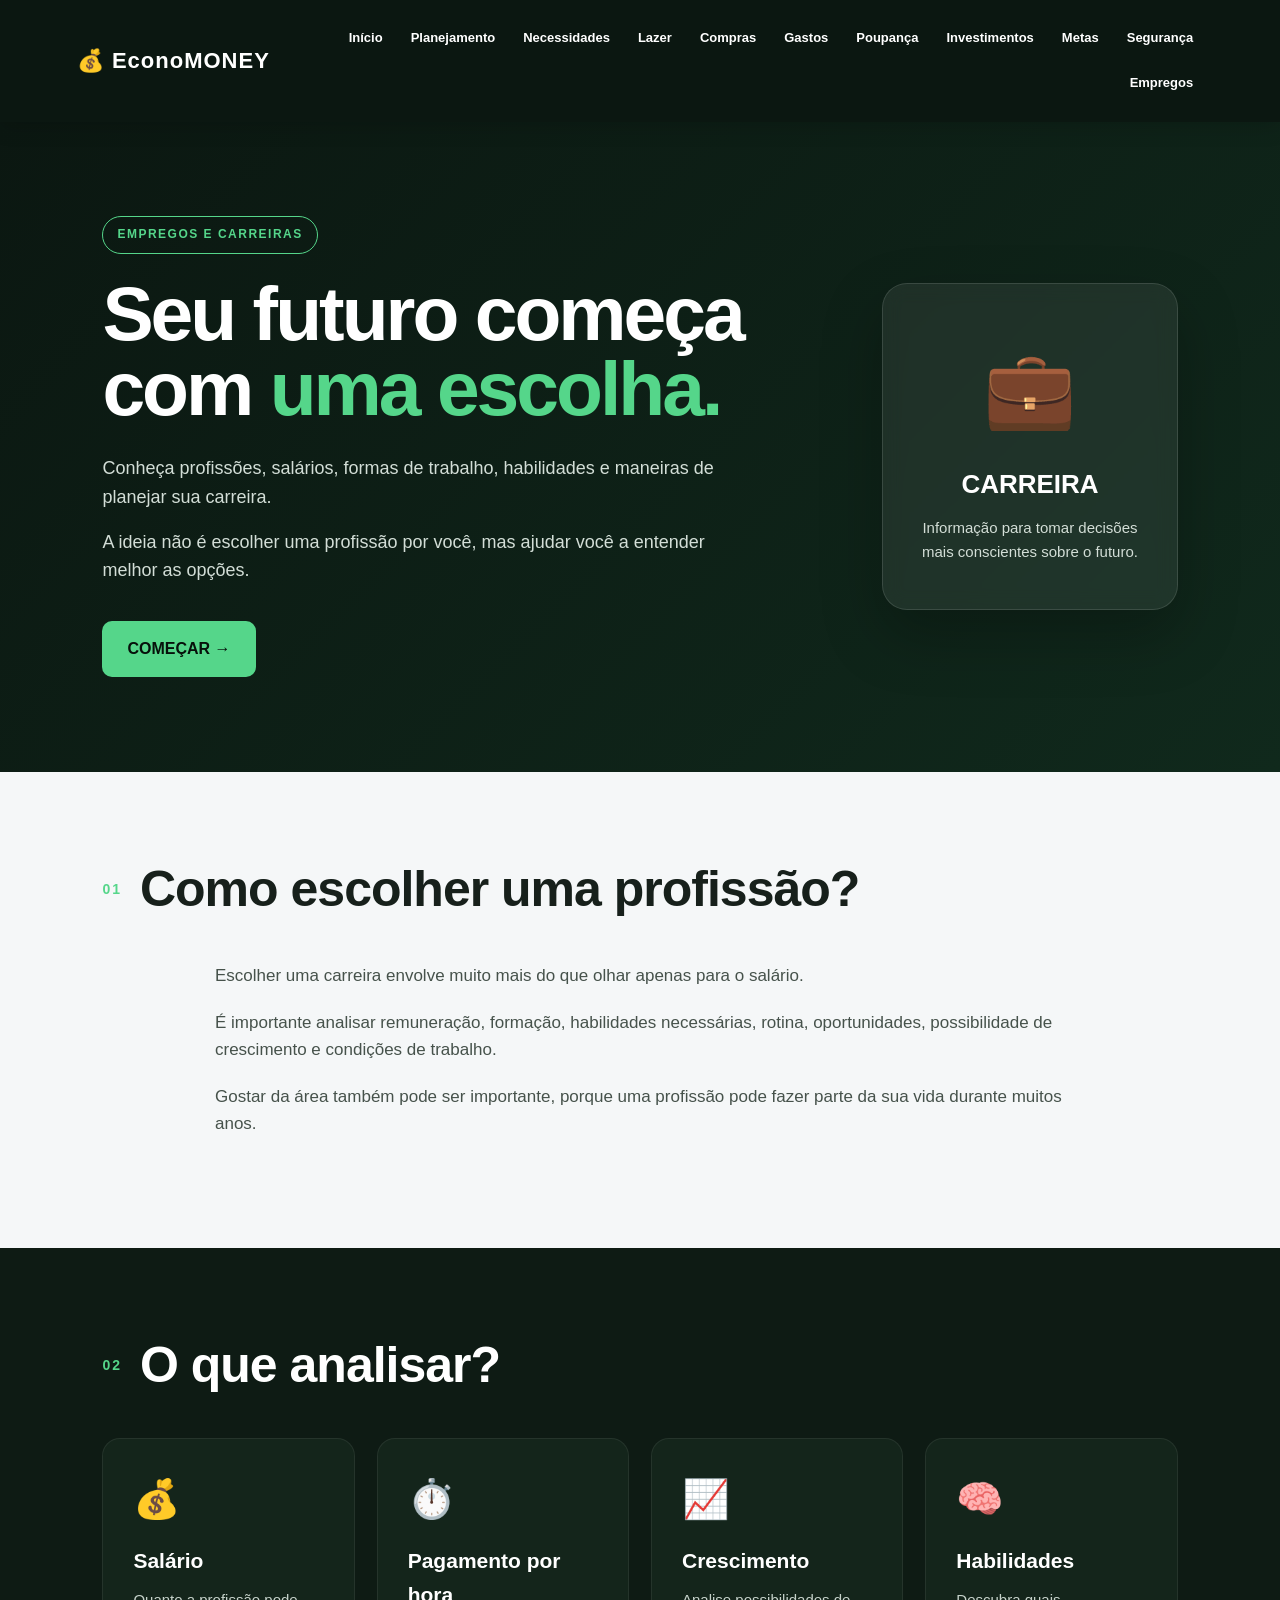
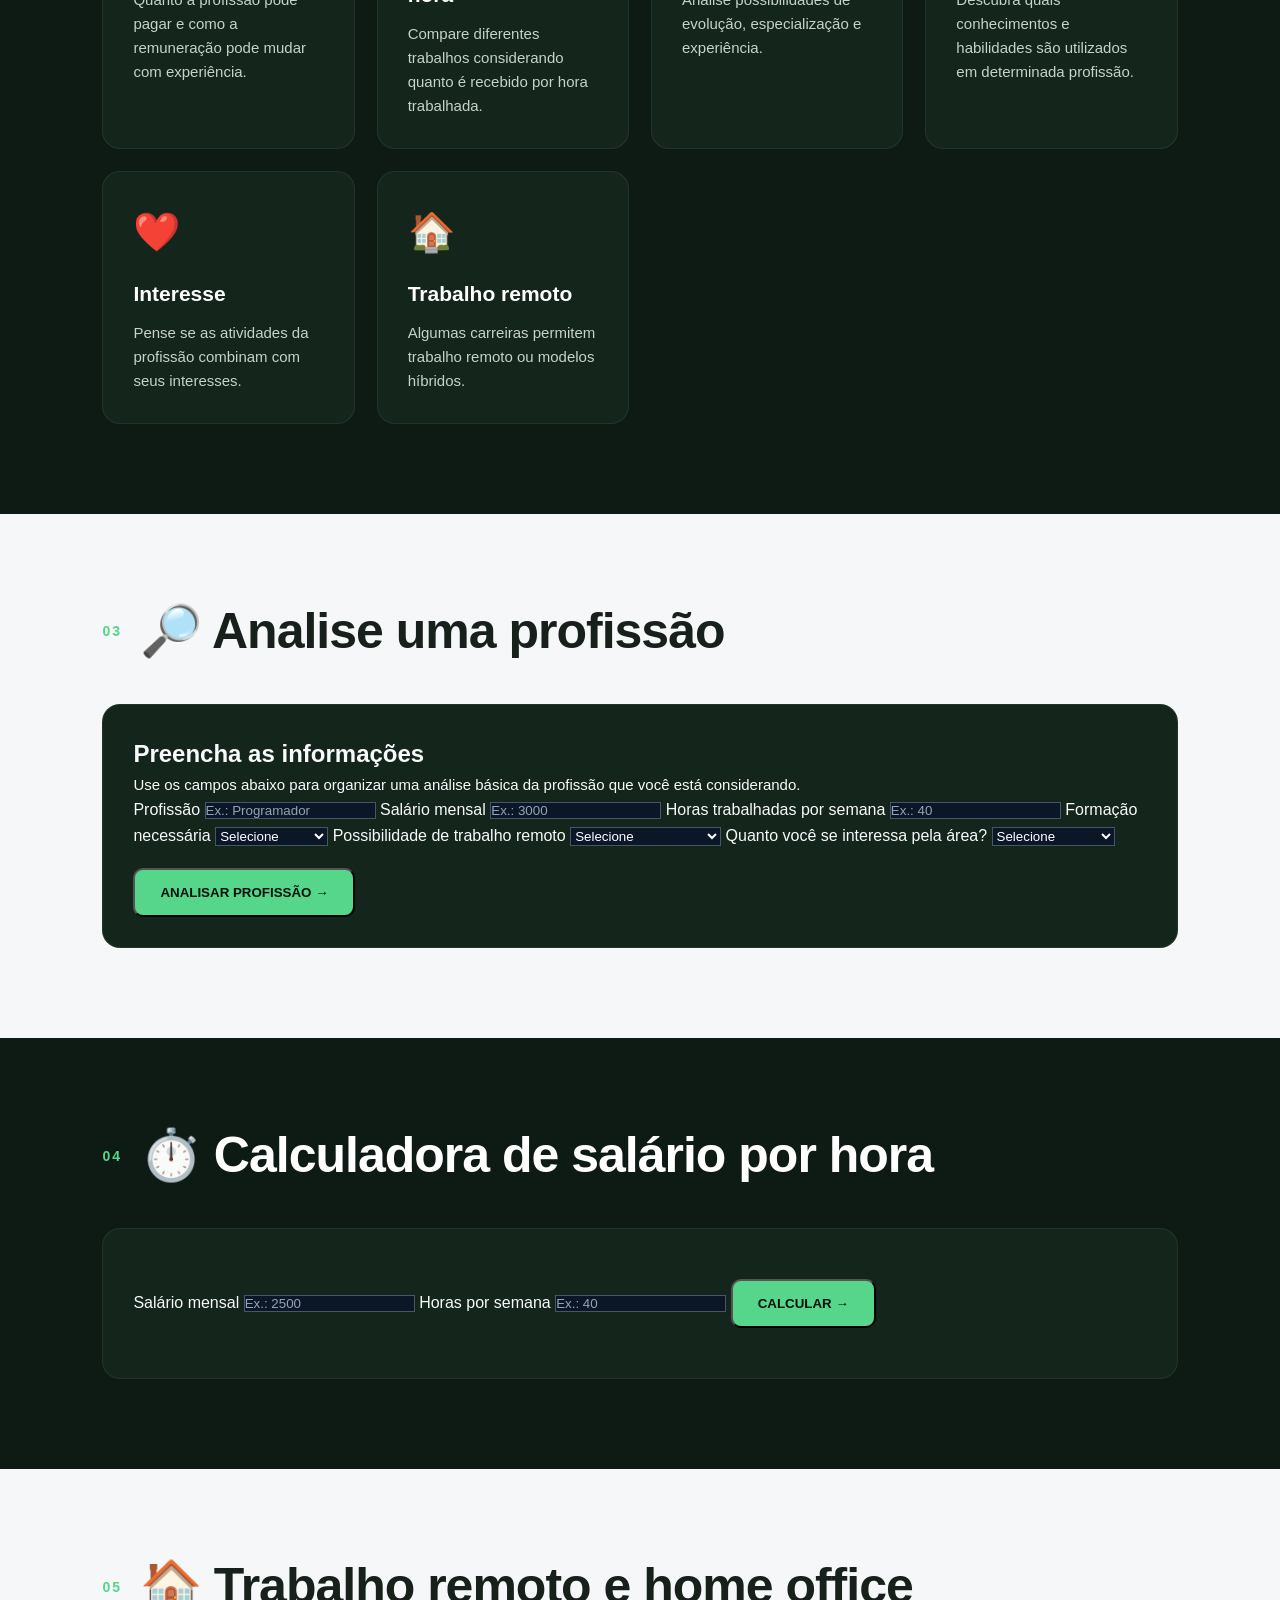
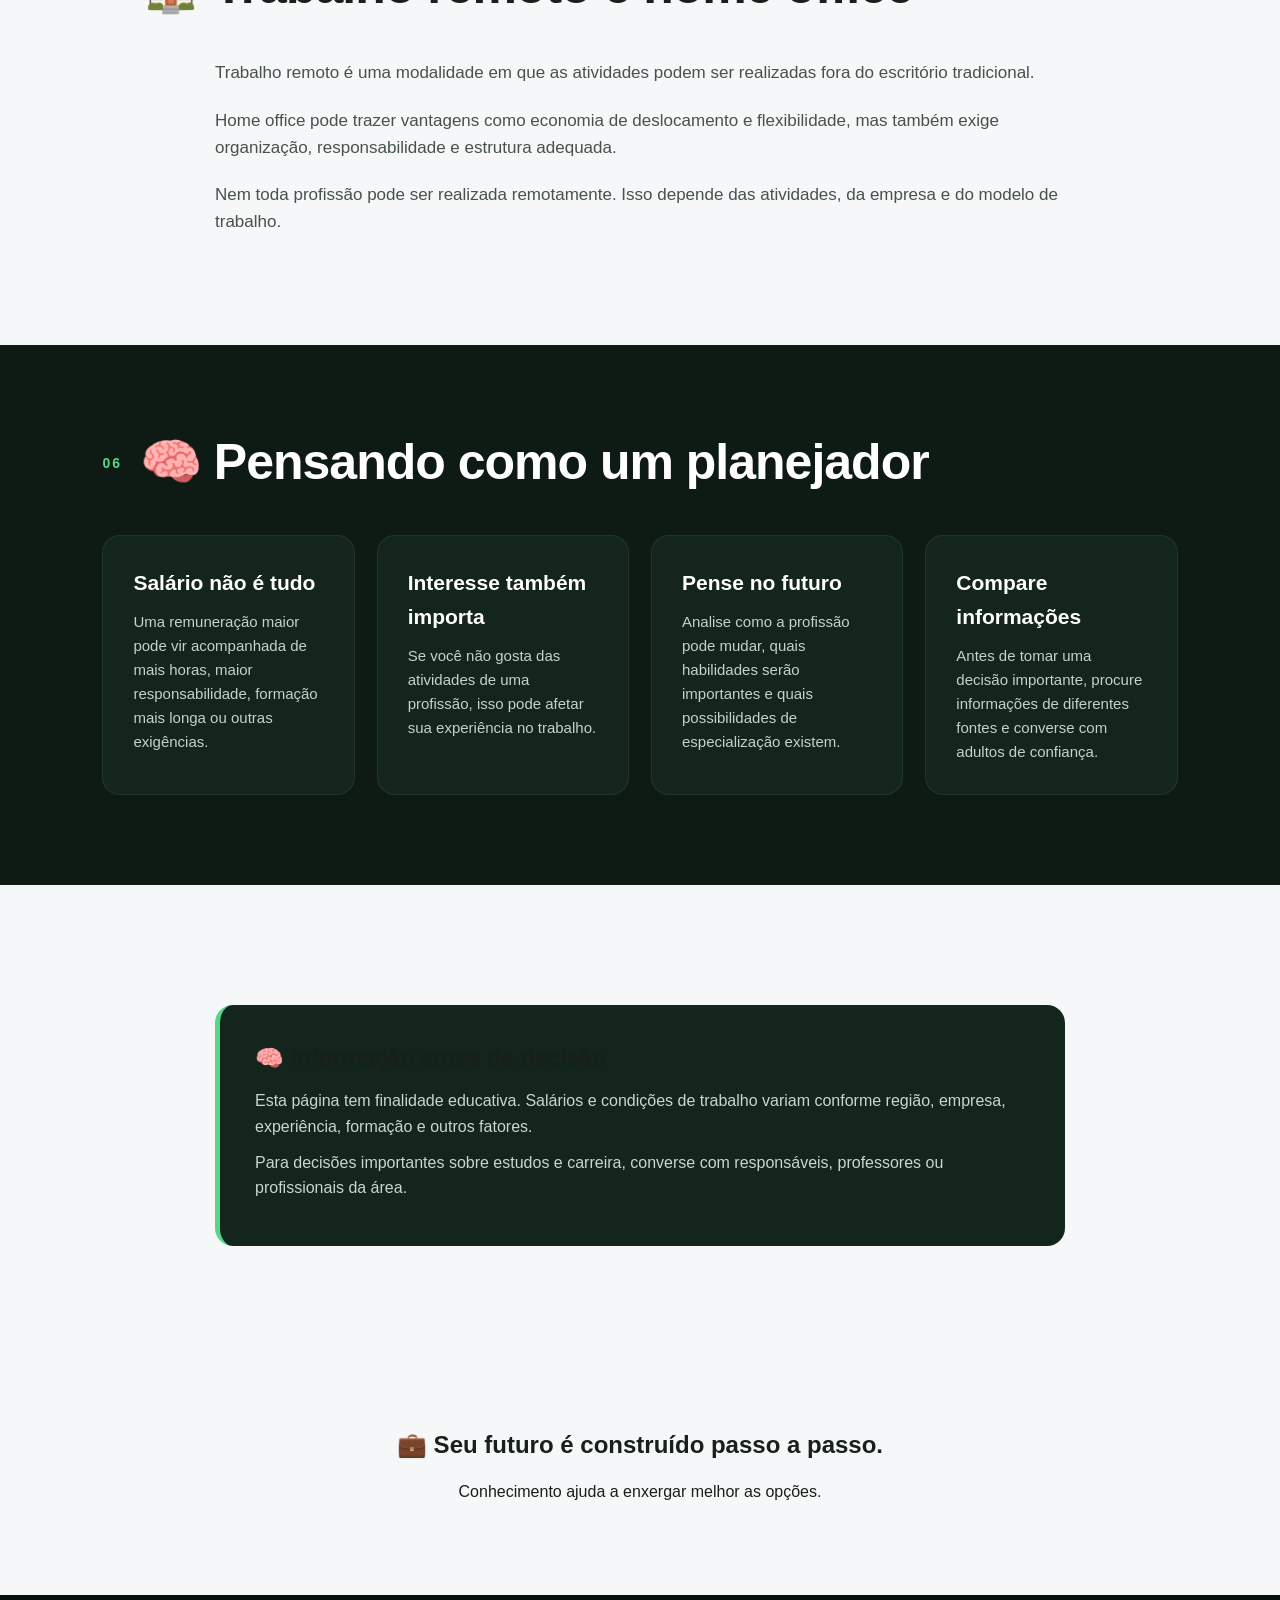
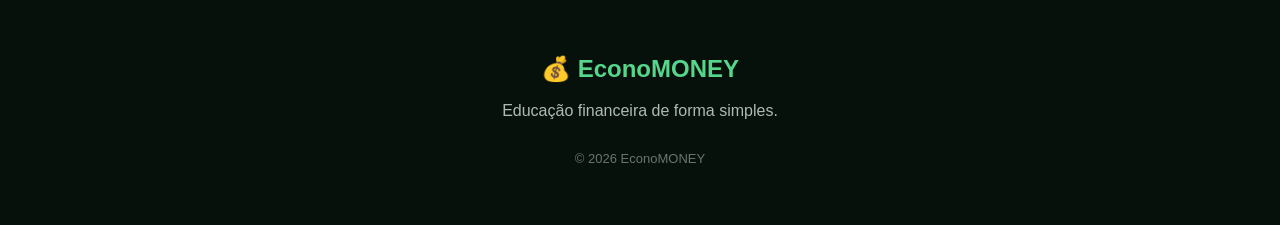
<file: empregos.html>
<!DOCTYPE html> <html lang="pt-BR"> <head> <meta charset="UTF-8"> <meta name="viewport" content="width=device-width, initial-scale=1.0"> <title>Empregos e Carreiras | EconoMONEY</title> <link rel="stylesheet" href="style.css"> <style> /* ===================================================== CORREÇÃO DA ESCRITA DOS FORMULÁRIOS ===================================================== */ .form-card, .form-card h2, .form-card h3, .form-card p, .form-card label { color: #f8fafc; } .form-card small { color: #cbd5e1; } input, select, textarea { color: #ffffff !important; background: #0b1627; border: 1px solid #475569; } input::placeholder, textarea::placeholder { color: #94a3b8; } select option { background: #0b1627; color: #ffffff; } input:focus, select:focus, textarea:focus { border-color: #60a5fa; outline: none; box-shadow: 0 0 0 3px rgba(96, 165, 250, 0.15); } </style> </head> <body> <header> <div class="logo"> 💰 EconoMONEY </div> <nav> <a href="index.html">Início</a> <a href="planejamento.html"> Planejamento </a> <a href="necessidades.html"> Necessidades </a> <a href="lazer.html"> Lazer </a> <a href="compras.html"> Compras </a> <a href="controle-gastos.html"> Gastos </a> <a href="poupança.html"> Poupança </a> <a href="investimentos.html"> Investimentos </a> <a href="metas.html"> Metas </a> <a href="segurança.html"> Segurança </a> <a href="empregos.html"> Empregos </a> </nav> </header> <main> <!-- ===================================================== HERO ===================================================== --> <section class="hero"> <div class="hero-text"> <div class="tag"> EMPREGOS E CARREIRAS </div> <h1> Seu futuro começa com <span>uma escolha.</span> </h1> <p> Conheça profissões, salários, formas de trabalho, habilidades e maneiras de planejar sua carreira. </p> <p> A ideia não é escolher uma profissão por você, mas ajudar você a entender melhor as opções. </p> <a href="#analise" class="button"> COMEÇAR → </a> </div> <div class="hero-card"> <div class="money-icon"> 💼 </div> <h2> CARREIRA </h2> <p> Informação para tomar decisões mais conscientes sobre o futuro. </p> </div> </section> <!-- ===================================================== INTRODUÇÃO ===================================================== --> <section class="section"> <div class="section-title"> <span> 01 </span> <h2> Como escolher uma profissão? </h2> </div> <div class="text"> <p> Escolher uma carreira envolve muito mais do que olhar apenas para o salário. </p> <p> É importante analisar remuneração, formação, habilidades necessárias, rotina, oportunidades, possibilidade de crescimento e condições de trabalho. </p> <p> Gostar da área também pode ser importante, porque uma profissão pode fazer parte da sua vida durante muitos anos. </p> </div> </section> <!-- ===================================================== FATORES ===================================================== --> <section class="section dark"> <div class="section-title"> <span> 02 </span> <h2> O que analisar? </h2> </div> <div class="cards"> <div class="card"> <div class="icon">💰</div> <h3>Salário</h3> <p> Quanto a profissão pode pagar e como a remuneração pode mudar com experiência. </p> </div> <div class="card"> <div class="icon">⏱️</div> <h3>Pagamento por hora</h3> <p> Compare diferentes trabalhos considerando quanto é recebido por hora trabalhada. </p> </div> <div class="card"> <div class="icon">📈</div> <h3>Crescimento</h3> <p> Analise possibilidades de evolução, especialização e experiência. </p> </div> <div class="card"> <div class="icon">🧠</div> <h3>Habilidades</h3> <p> Descubra quais conhecimentos e habilidades são utilizados em determinada profissão. </p> </div> <div class="card"> <div class="icon">❤️</div> <h3>Interesse</h3> <p> Pense se as atividades da profissão combinam com seus interesses. </p> </div> <div class="card"> <div class="icon">🏠</div> <h3>Trabalho remoto</h3> <p> Algumas carreiras permitem trabalho remoto ou modelos híbridos. </p> </div> </div> </section> <!-- ===================================================== ANALISADOR ===================================================== --> <section class="section" id="analise"> <div class="section-title"> <span> 03 </span> <h2> 🔎 Analise uma profissão </h2> </div> <div class="form-card card"> <h2> Preencha as informações </h2> <p> Use os campos abaixo para organizar uma análise básica da profissão que você está considerando. </p> <label for="profissao"> Profissão </label> <input id="profissao" type="text" placeholder="Ex.: Programador" > <label for="salario"> Salário mensal </label> <input id="salario" type="number" placeholder="Ex.: 3000" > <label for="horas"> Horas trabalhadas por semana </label> <input id="horas" type="number" placeholder="Ex.: 40" > <label for="formacao"> Formação necessária </label> <select id="formacao"> <option value=""> Selecione </option> <option> Não sei </option> <option> Curso livre </option> <option> Curso técnico </option> <option> Faculdade </option> <option> Pós-graduação </option> </select> <label for="remoto"> Possibilidade de trabalho remoto </label> <select id="remoto"> <option value=""> Selecione </option> <option> Sim </option> <option> Não </option> <option> Depende da empresa </option> <option> Não sei </option> </select> <label for="interesse"> Quanto você se interessa pela área? </label> <select id="interesse"> <option value=""> Selecione </option> <option value="1"> 1 — Muito pouco </option> <option value="2"> 2 </option> <option value="3"> 3 — Médio </option> <option value="4"> 4 </option> <option value="5"> 5 — Muito </option> </select> <button class="button" onclick="analisarProfissao()" type="button" > ANALISAR PROFISSÃO → </button> <div id="resultado" style=" margin-top:25px; display:none; " > <h3> 📊 Análise </h3> <div id="textoResultado"></div> </div> </div> </section> <!-- ===================================================== EMPREGOS POR HORA ===================================================== --> <section class="section dark"> <div class="section-title"> <span> 04 </span> <h2> ⏱️ Calculadora de salário por hora </h2> </div> <div class="form-card card"> <label for="salarioHora"> Salário mensal </label> <input id="salarioHora" type="number" placeholder="Ex.: 2500" > <label for="horasSemana"> Horas por semana </label> <input id="horasSemana" type="number" placeholder="Ex.: 40" > <button class="button" onclick="calcularHora()" type="button" > CALCULAR → </button> <div id="resultadoHora" style=" margin-top:20px; font-size:20px; font-weight:bold; " ></div> </div> </section> <!-- ===================================================== HOME OFFICE ===================================================== --> <section class="section"> <div class="section-title"> <span> 05 </span> <h2> 🏠 Trabalho remoto e home office </h2> </div> <div class="text"> <p> Trabalho remoto é uma modalidade em que as atividades podem ser realizadas fora do escritório tradicional. </p> <p> Home office pode trazer vantagens como economia de deslocamento e flexibilidade, mas também exige organização, responsabilidade e estrutura adequada. </p> <p> Nem toda profissão pode ser realizada remotamente. Isso depende das atividades, da empresa e do modelo de trabalho. </p> </div> </section> <!-- ===================================================== CONHECIMENTO ===================================================== --> <section class="section dark"> <div class="section-title"> <span> 06 </span> <h2> 🧠 Pensando como um planejador </h2> </div> <div class="cards"> <div class="card"> <h3> Salário não é tudo </h3> <p> Uma remuneração maior pode vir acompanhada de mais horas, maior responsabilidade, formação mais longa ou outras exigências. </p> </div> <div class="card"> <h3> Interesse também importa </h3> <p> Se você não gosta das atividades de uma profissão, isso pode afetar sua experiência no trabalho. </p> </div> <div class="card"> <h3> Pense no futuro </h3> <p> Analise como a profissão pode mudar, quais habilidades serão importantes e quais possibilidades de especialização existem. </p> </div> <div class="card"> <h3> Compare informações </h3> <p> Antes de tomar uma decisão importante, procure informações de diferentes fontes e converse com adultos de confiança. </p> </div> </div> </section> <!-- ===================================================== AVISO ===================================================== --> <section class="section"> <div class="goal"> <h3> 🧠 Informação antes da decisão </h3> <p> Esta página tem finalidade educativa. Salários e condições de trabalho variam conforme região, empresa, experiência, formação e outros fatores. </p> <p> Para decisões importantes sobre estudos e carreira, converse com responsáveis, professores ou profissionais da área. </p> </div> </section> <!-- ===================================================== FINAL ===================================================== --> <section class="section" style="text-align:center" > <h2> 💼 Seu futuro é construído passo a passo. </h2> <p style="margin-top:15px"> Conhecimento ajuda a enxergar melhor as opções. </p> </section> </main> <footer> <h2> 💰 EconoMONEY </h2> <p> Educação financeira de forma simples. </p> <p class="copyright"> © 2026 EconoMONEY </p> </footer> <script> function analisarProfissao() { const profissao = document.getElementById("profissao").value.trim(); const salario = Number(document.getElementById("salario").value); const horas = Number(document.getElementById("horas").value); const formacao = document.getElementById("formacao").value; const remoto = document.getElementById("remoto").value; const interesse = Number(document.getElementById("interesse").value); const resultado = document.getElementById("resultado"); const texto = document.getElementById("textoResultado"); if (!profissao || !salario || !horas) { resultado.style.display = "block"; texto.innerHTML = ` <p> ⚠️ Preencha a profissão, o salário e as horas trabalhadas. </p> `; return; } const horasMes = horas * 4.33; const salarioHora = salario / horasMes; let analise = ""; analise += ` <p> <strong>Profissão:</strong> ${profissao} </p> `; analise += ` <p> 💰 Salário informado: <strong> R$ ${salario.toFixed(2)} </strong> </p> `; analise += ` <p> ⏱️ Valor aproximado por hora: <strong> R$ ${salarioHora.toFixed(2)} </strong> </p> `; if (formacao) { analise += ` <p> 🎓 Formação: <strong>${formacao}</strong> </p> `; } if (remoto) { analise += ` <p> 🏠 Trabalho remoto: <strong>${remoto}</strong> </p> `; } if (interesse) { analise += ` <p> ❤️ Interesse: <strong>${interesse}/5</strong> </p> `; } analise += ` <hr> <p> 🧠 <strong>Como interpretar:</strong> </p> <p> O salário é apenas uma parte da análise. Também vale considerar formação, rotina, crescimento, localização, benefícios, estabilidade, interesse e possibilidade de trabalho remoto. </p> `; texto.innerHTML = analise; resultado.style.display = "block"; } function calcularHora() { const salario = Number( document.getElementById("salarioHora").value ); const horas = Number( document.getElementById("horasSemana").value ); const resultado = document.getElementById("resultadoHora"); if (!salario || !horas) { resultado.innerHTML = "⚠️ Preencha os dois campos."; return; } const horasMes = horas * 4.33; const valor = salario / horasMes; resultado.innerHTML = ` 💰 Aproximadamente <strong> R$ ${valor.toFixed(2)} </strong> por hora. `; } </script> </body> </html>
</file>
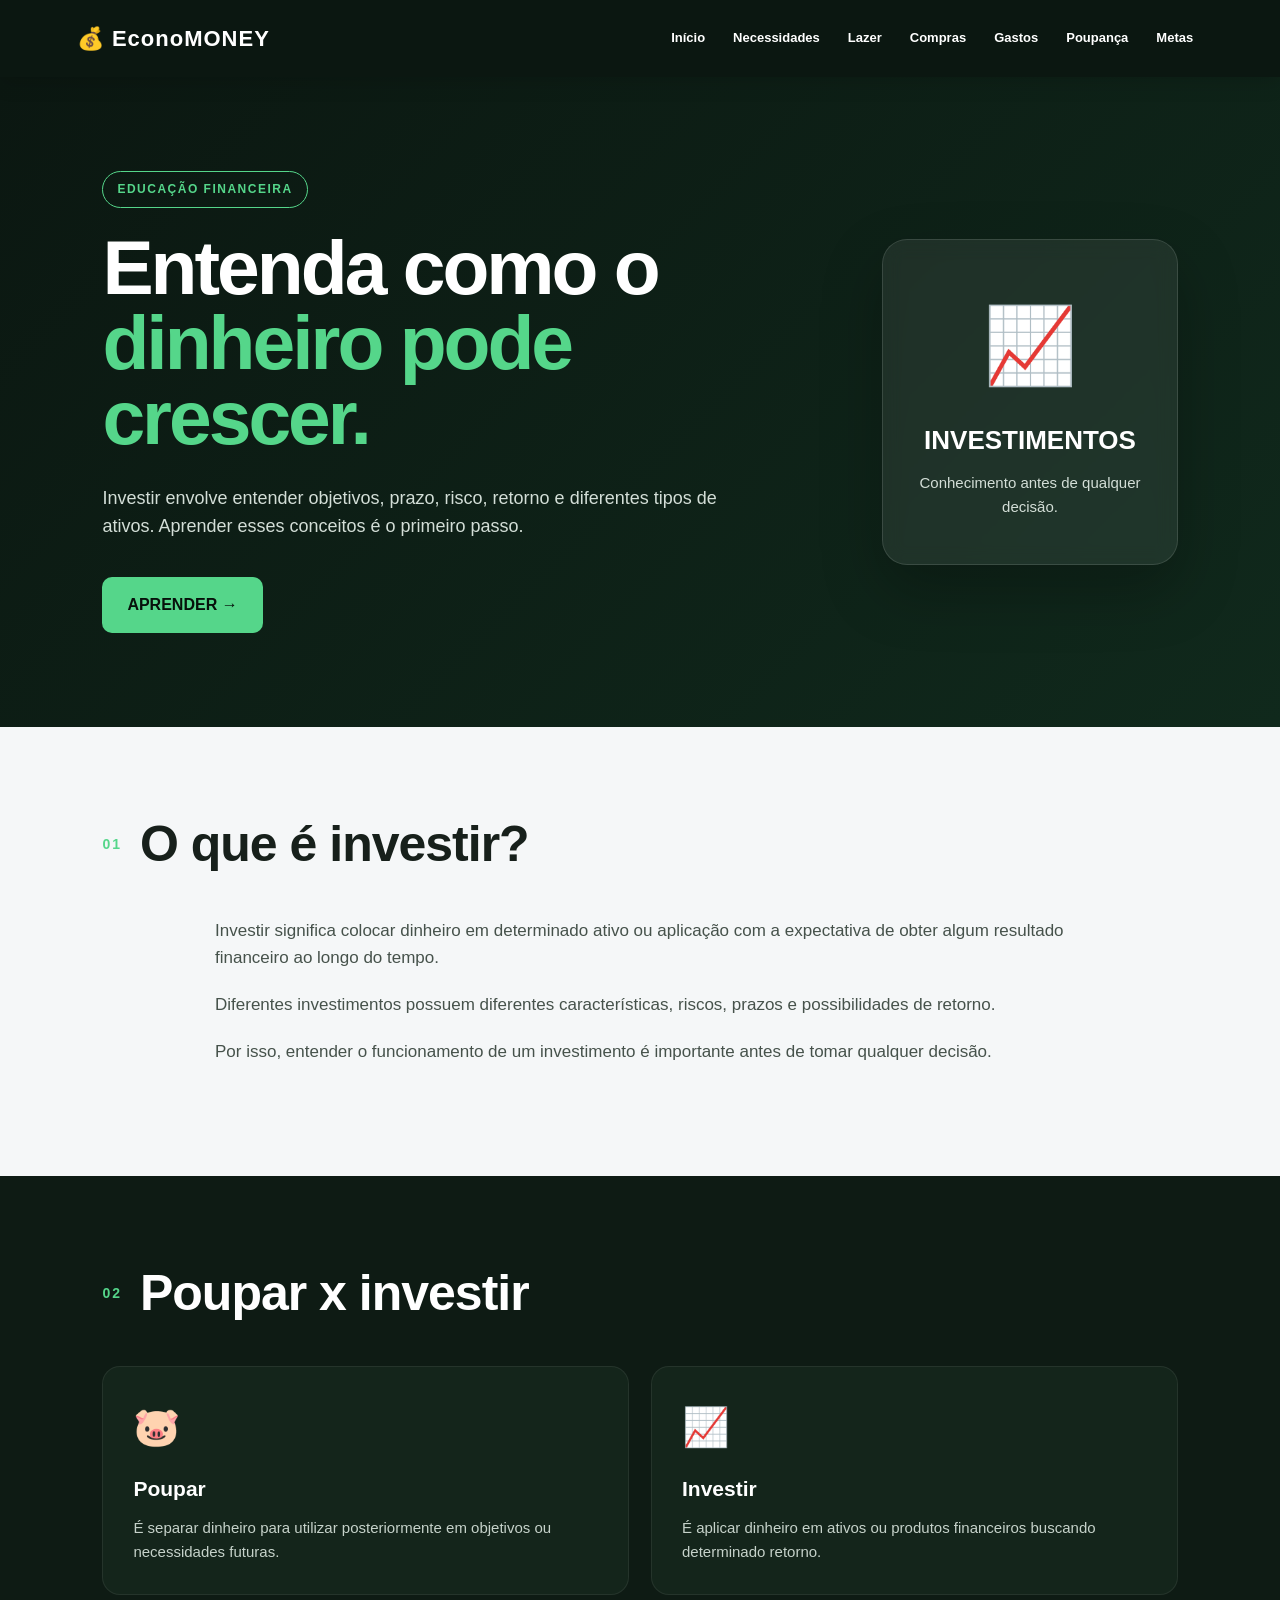
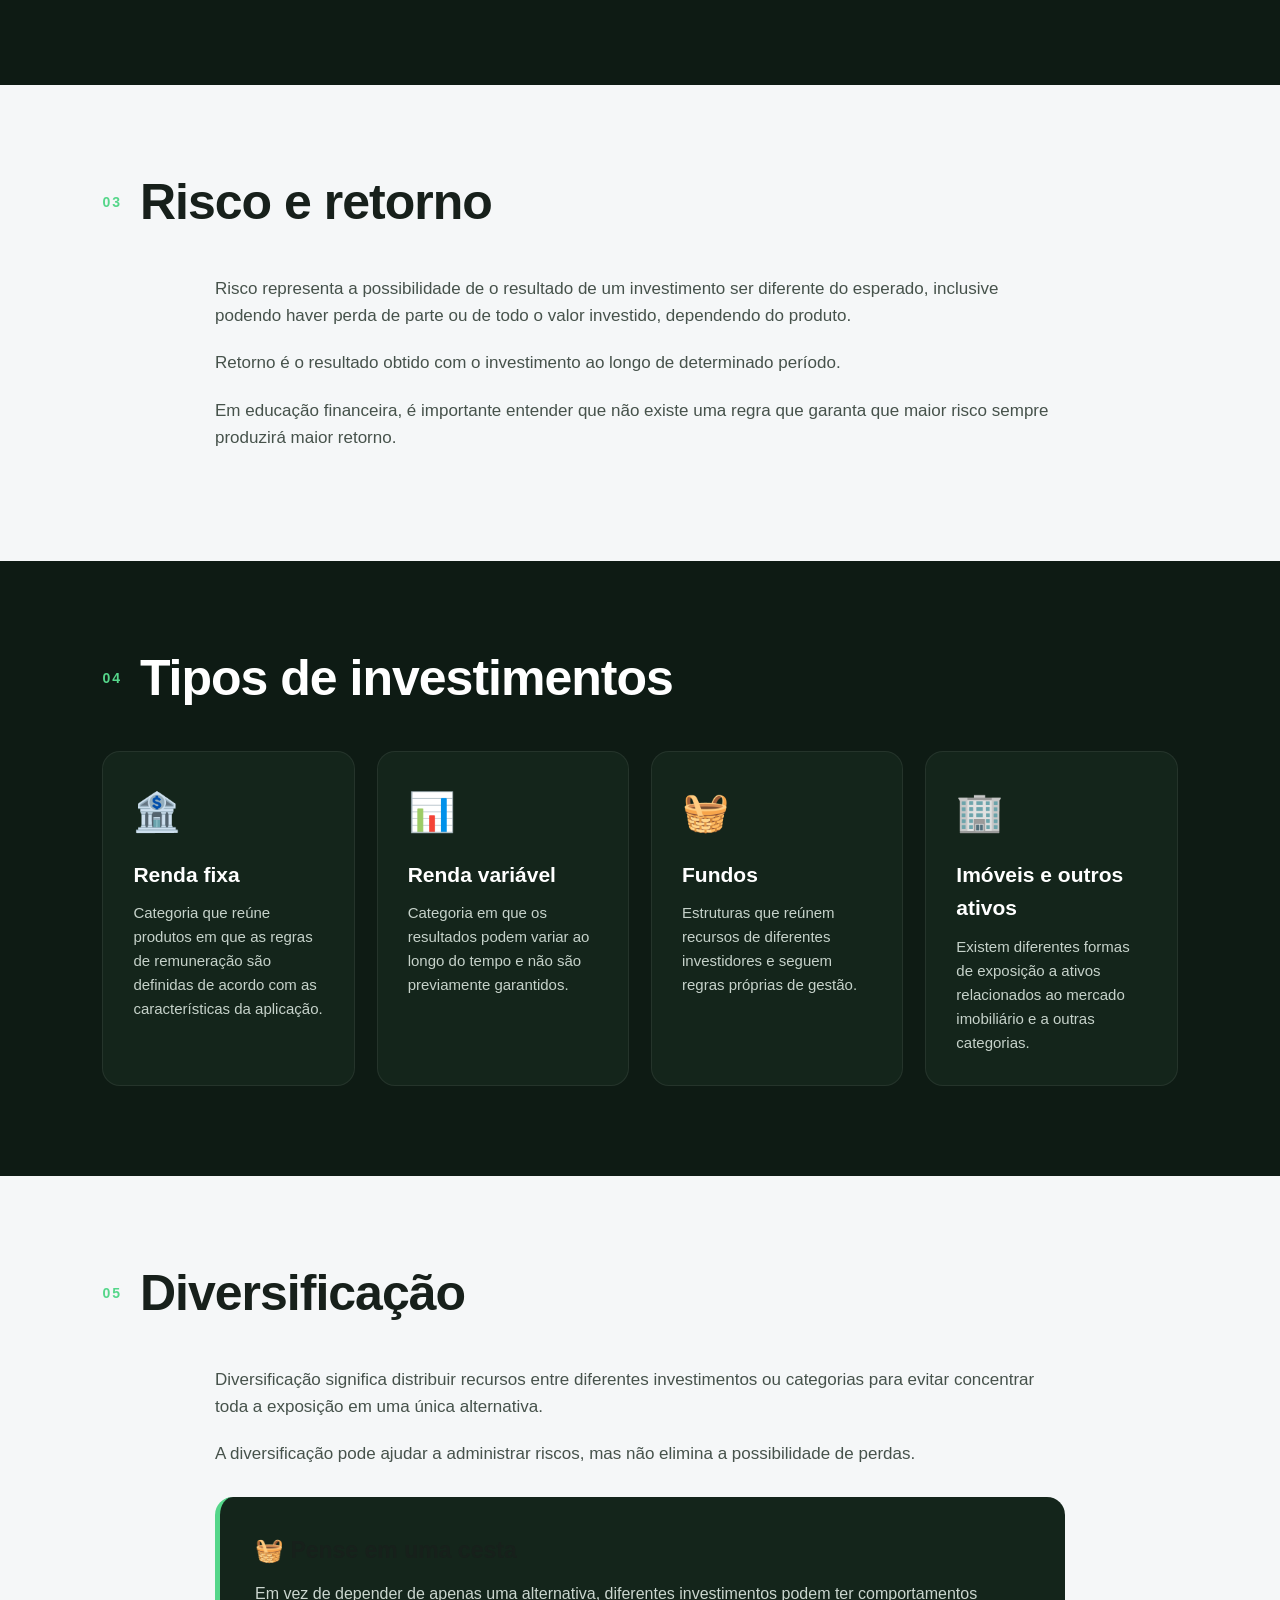
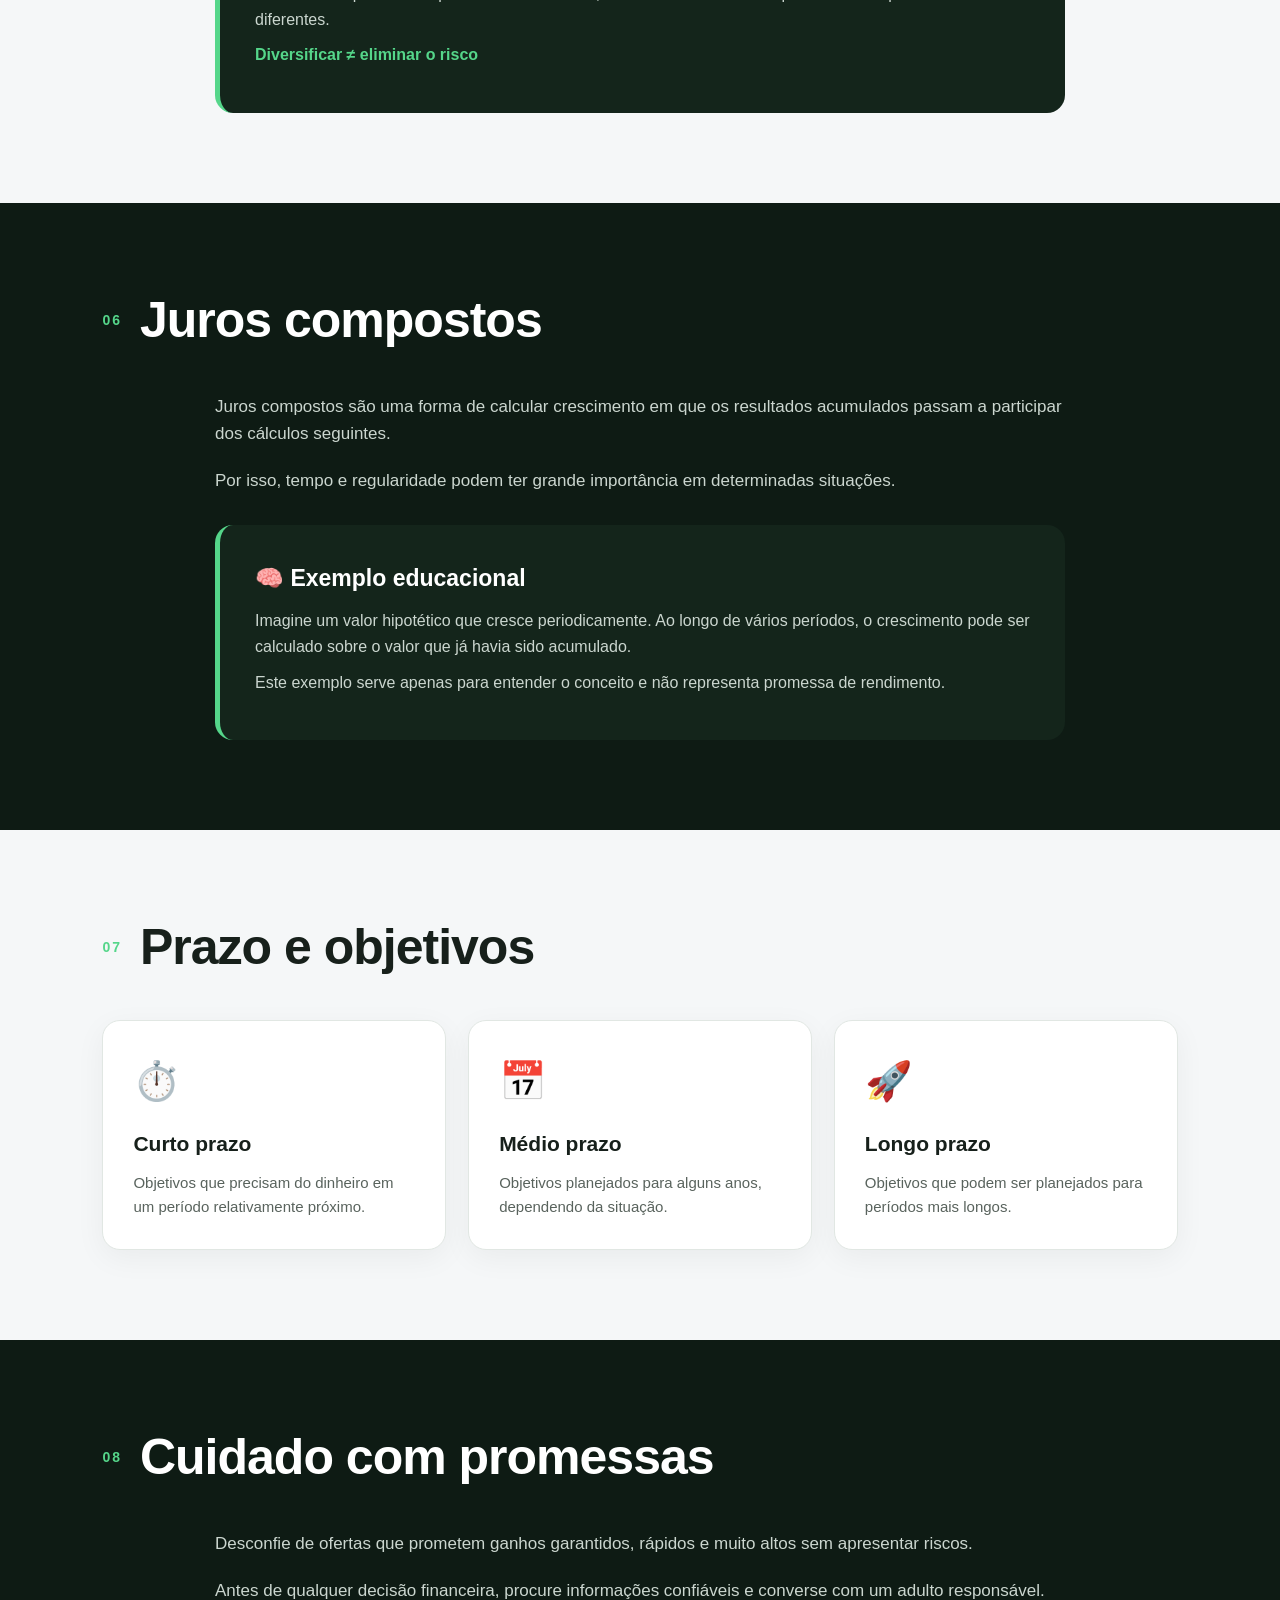
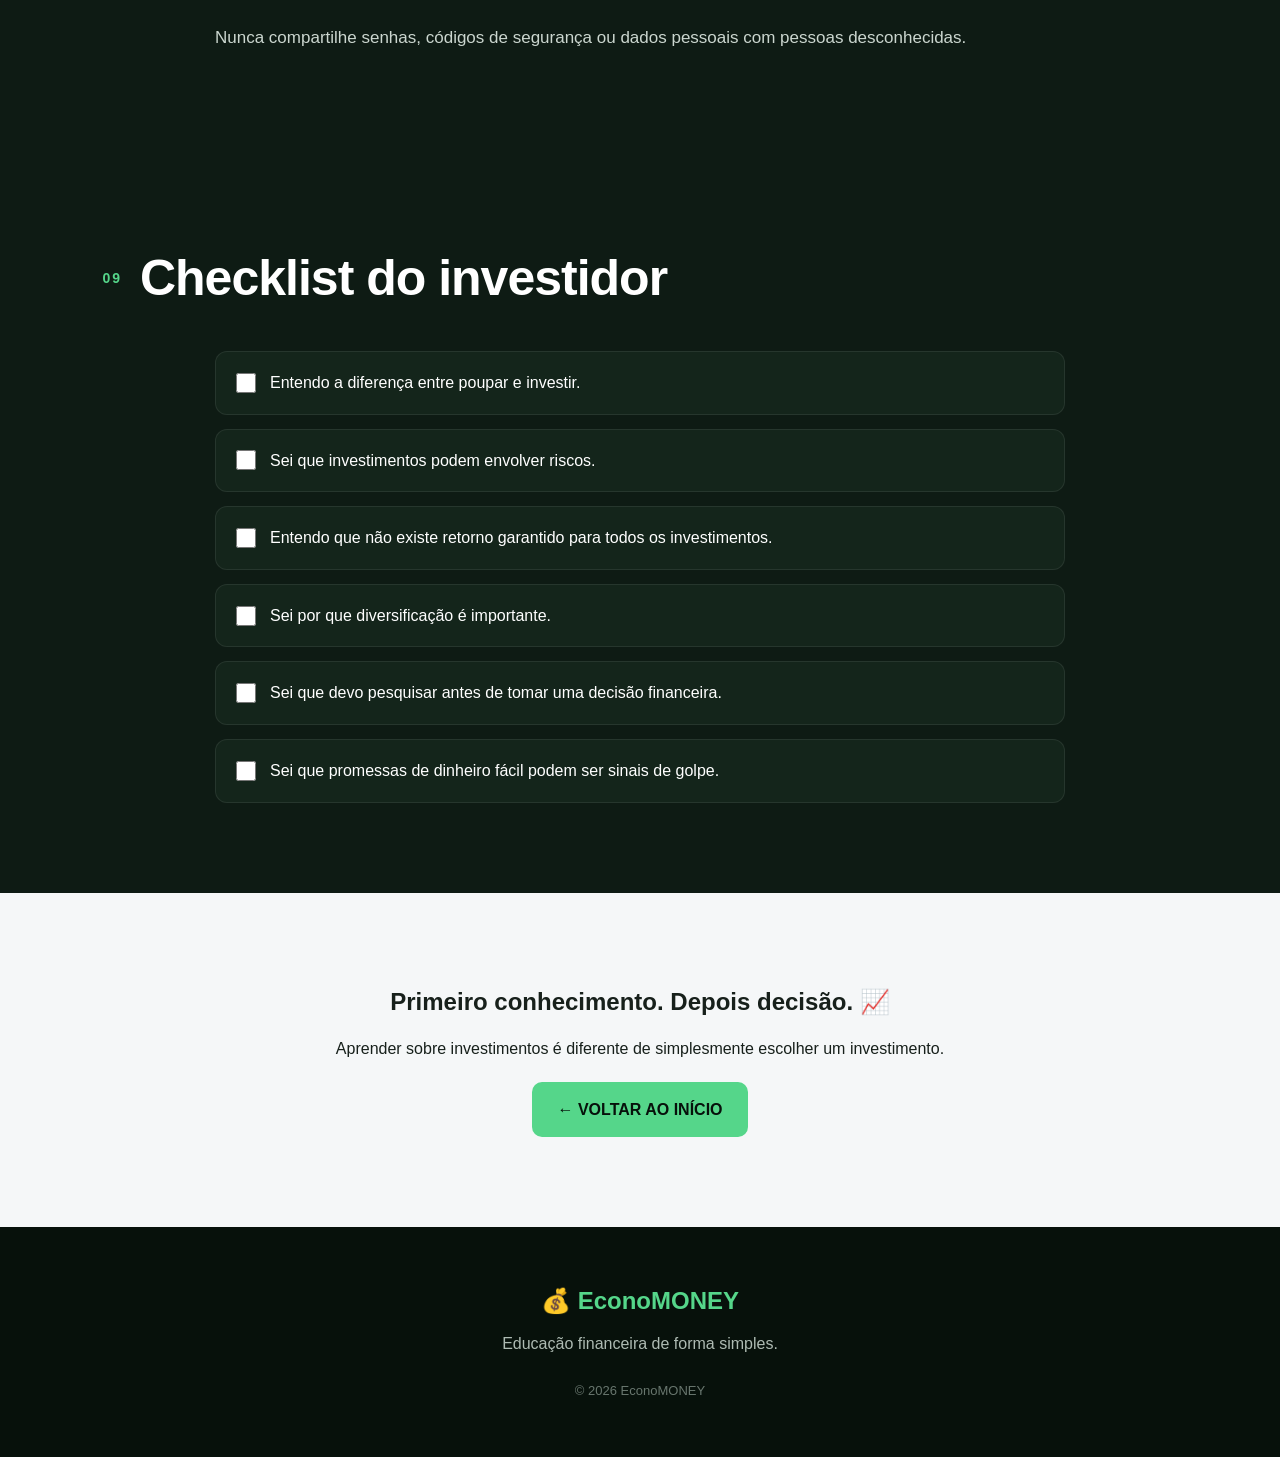
<file: investimentos.html>
<!DOCTYPE html> <html lang="pt-BR"> <head> <meta charset="UTF-8"> <meta name="viewport" content="width=device-width, initial-scale=1.0"> <title>Investimentos | EconoMONEY</title> <link rel="stylesheet" href="style.css"> </head> <body> <header> <div class="logo"> 💰 EconoMONEY </div> <nav> <a href="index.html">Início</a> <a href="necessidades.html"> Necessidades </a> <a href="lazer.html"> Lazer </a> <a href="compras.html"> Compras </a> <a href="gastos.html"> Gastos </a> <a href="poupanca.html"> Poupança </a> <a href="metas.html"> Metas </a> </nav> </header> <main> <!-- HERO --> <section class="hero"> <div class="hero-text"> <div class="tag"> EDUCAÇÃO FINANCEIRA </div> <h1> Entenda como o <span>dinheiro pode crescer.</span> </h1> <p> Investir envolve entender objetivos, prazo, risco, retorno e diferentes tipos de ativos. Aprender esses conceitos é o primeiro passo. </p> <a href="#conteudo" class="button"> APRENDER → </a> </div> <div class="hero-card"> <div class="money-icon"> 📈 </div> <h2> INVESTIMENTOS </h2> <p> Conhecimento antes de qualquer decisão. </p> </div> </section> <!-- INTRODUÇÃO --> <section id="conteudo" class="section"> <div class="section-title"> <span>01</span> <h2> O que é investir? </h2> </div> <div class="text"> <p> Investir significa colocar dinheiro em determinado ativo ou aplicação com a expectativa de obter algum resultado financeiro ao longo do tempo. </p> <p> Diferentes investimentos possuem diferentes características, riscos, prazos e possibilidades de retorno. </p> <p> Por isso, entender o funcionamento de um investimento é importante antes de tomar qualquer decisão. </p> </div> </section> <!-- POUPAR X INVESTIR --> <section class="section dark"> <div class="section-title"> <span>02</span> <h2> Poupar x investir </h2> </div> <div class="cards"> <div class="card"> <div class="icon"> 🐷 </div> <h3> Poupar </h3> <p> É separar dinheiro para utilizar posteriormente em objetivos ou necessidades futuras. </p> </div> <div class="card"> <div class="icon"> 📈 </div> <h3> Investir </h3> <p> É aplicar dinheiro em ativos ou produtos financeiros buscando determinado retorno. </p> </div> </div> </section> <!-- RISCO --> <section class="section"> <div class="section-title"> <span>03</span> <h2> Risco e retorno </h2> </div> <div class="text"> <p> Risco representa a possibilidade de o resultado de um investimento ser diferente do esperado, inclusive podendo haver perda de parte ou de todo o valor investido, dependendo do produto. </p> <p> Retorno é o resultado obtido com o investimento ao longo de determinado período. </p> <p> Em educação financeira, é importante entender que não existe uma regra que garanta que maior risco sempre produzirá maior retorno. </p> </div> </section> <!-- TIPOS --> <section class="section dark"> <div class="section-title"> <span>04</span> <h2> Tipos de investimentos </h2> </div> <div class="cards"> <div class="card"> <div class="icon"> 🏦 </div> <h3> Renda fixa </h3> <p> Categoria que reúne produtos em que as regras de remuneração são definidas de acordo com as características da aplicação. </p> </div> <div class="card"> <div class="icon"> 📊 </div> <h3> Renda variável </h3> <p> Categoria em que os resultados podem variar ao longo do tempo e não são previamente garantidos. </p> </div> <div class="card"> <div class="icon"> 🧺 </div> <h3> Fundos </h3> <p> Estruturas que reúnem recursos de diferentes investidores e seguem regras próprias de gestão. </p> </div> <div class="card"> <div class="icon"> 🏢 </div> <h3> Imóveis e outros ativos </h3> <p> Existem diferentes formas de exposição a ativos relacionados ao mercado imobiliário e a outras categorias. </p> </div> </div> </section> <!-- DIVERSIFICAÇÃO --> <section class="section"> <div class="section-title"> <span>05</span> <h2> Diversificação </h2> </div> <div class="text"> <p> Diversificação significa distribuir recursos entre diferentes investimentos ou categorias para evitar concentrar toda a exposição em uma única alternativa. </p> <p> A diversificação pode ajudar a administrar riscos, mas não elimina a possibilidade de perdas. </p> </div> <div class="goal"> <h3> 🧺 Pense em uma cesta </h3> <p> Em vez de depender de apenas uma alternativa, diferentes investimentos podem ter comportamentos diferentes. </p> <p class="progress-text"> Diversificar ≠ eliminar o risco </p> </div> </section> <!-- JUROS COMPOSTOS --> <section class="section dark"> <div class="section-title"> <span>06</span> <h2> Juros compostos </h2> </div> <div class="text"> <p> Juros compostos são uma forma de calcular crescimento em que os resultados acumulados passam a participar dos cálculos seguintes. </p> <p> Por isso, tempo e regularidade podem ter grande importância em determinadas situações. </p> </div> <div class="goal"> <h3> 🧠 Exemplo educacional </h3> <p> Imagine um valor hipotético que cresce periodicamente. Ao longo de vários períodos, o crescimento pode ser calculado sobre o valor que já havia sido acumulado. </p> <p> Este exemplo serve apenas para entender o conceito e não representa promessa de rendimento. </p> </div> </section> <!-- PRAZO --> <section class="section"> <div class="section-title"> <span>07</span> <h2> Prazo e objetivos </h2> </div> <div class="cards"> <div class="card light"> <div class="icon"> ⏱️ </div> <h3> Curto prazo </h3> <p> Objetivos que precisam do dinheiro em um período relativamente próximo. </p> </div> <div class="card light"> <div class="icon"> 📅 </div> <h3> Médio prazo </h3> <p> Objetivos planejados para alguns anos, dependendo da situação. </p> </div> <div class="card light"> <div class="icon"> 🚀 </div> <h3> Longo prazo </h3> <p> Objetivos que podem ser planejados para períodos mais longos. </p> </div> </div> </section> <!-- GOLPES --> <section class="section dark"> <div class="section-title"> <span>08</span> <h2> Cuidado com promessas </h2> </div> <div class="text"> <p> Desconfie de ofertas que prometem ganhos garantidos, rápidos e muito altos sem apresentar riscos. </p> <p> Antes de qualquer decisão financeira, procure informações confiáveis e converse com um adulto responsável. </p> <p> Nunca compartilhe senhas, códigos de segurança ou dados pessoais com pessoas desconhecidas. </p> </div> </section> <!-- CHECKLIST --> <section class="section dark"> <div class="section-title"> <span>09</span> <h2> Checklist do investidor </h2> </div> <div class="checklist"> <label> <input type="checkbox"> Entendo a diferença entre poupar e investir. </label> <label> <input type="checkbox"> Sei que investimentos podem envolver riscos. </label> <label> <input type="checkbox"> Entendo que não existe retorno garantido para todos os investimentos. </label> <label> <input type="checkbox"> Sei por que diversificação é importante. </label> <label> <input type="checkbox"> Sei que devo pesquisar antes de tomar uma decisão financeira. </label> <label> <input type="checkbox"> Sei que promessas de dinheiro fácil podem ser sinais de golpe. </label> </div> </section> <!-- FINAL --> <section class="section" style="text-align:center"> <h2> Primeiro conhecimento. Depois decisão. 📈 </h2> <p style="margin-top:15px"> Aprender sobre investimentos é diferente de simplesmente escolher um investimento. </p> <a href="index.html" class="button"> ← VOLTAR AO INÍCIO </a> </section> </main> <footer> <h2> 💰 EconoMONEY </h2> <p> Educação financeira de forma simples. </p> <p class="copyright"> © 2026 EconoMONEY </p> </footer> <script src="script.js"></script> </body> </html>
</file>
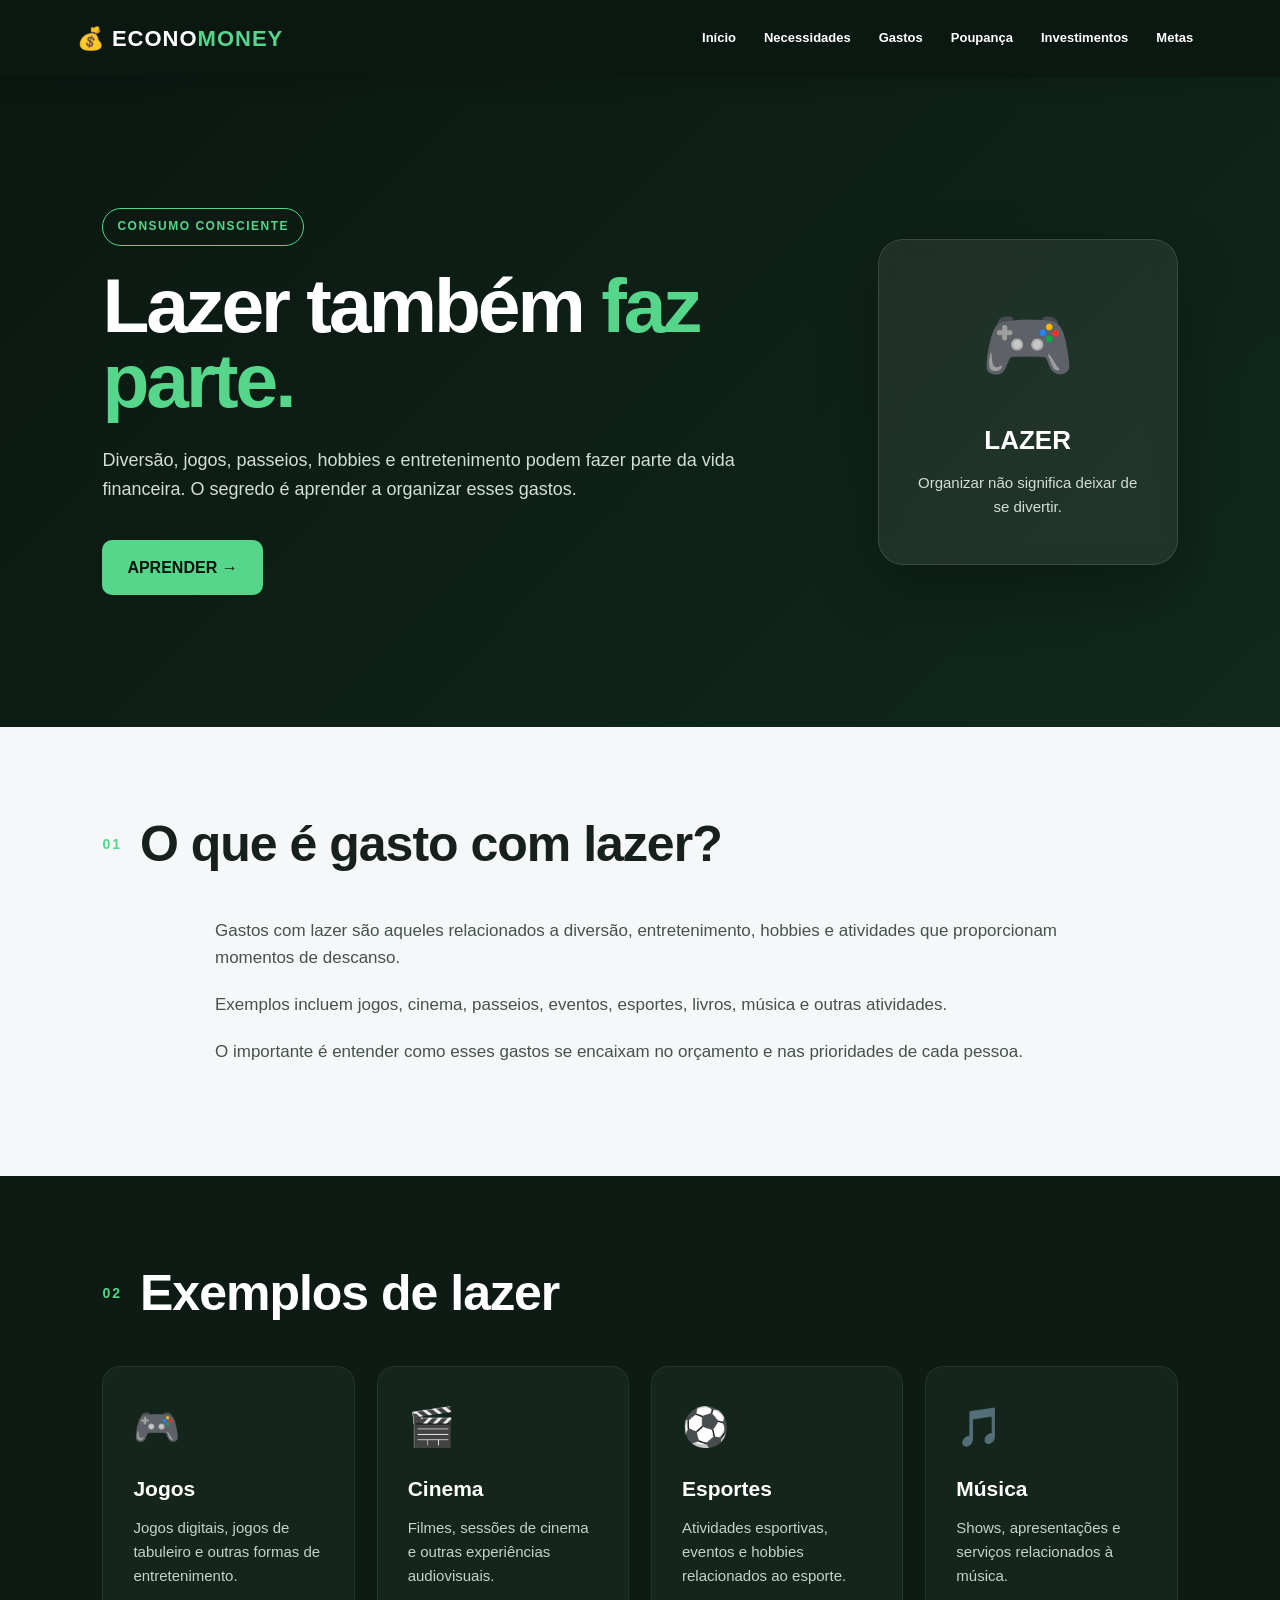
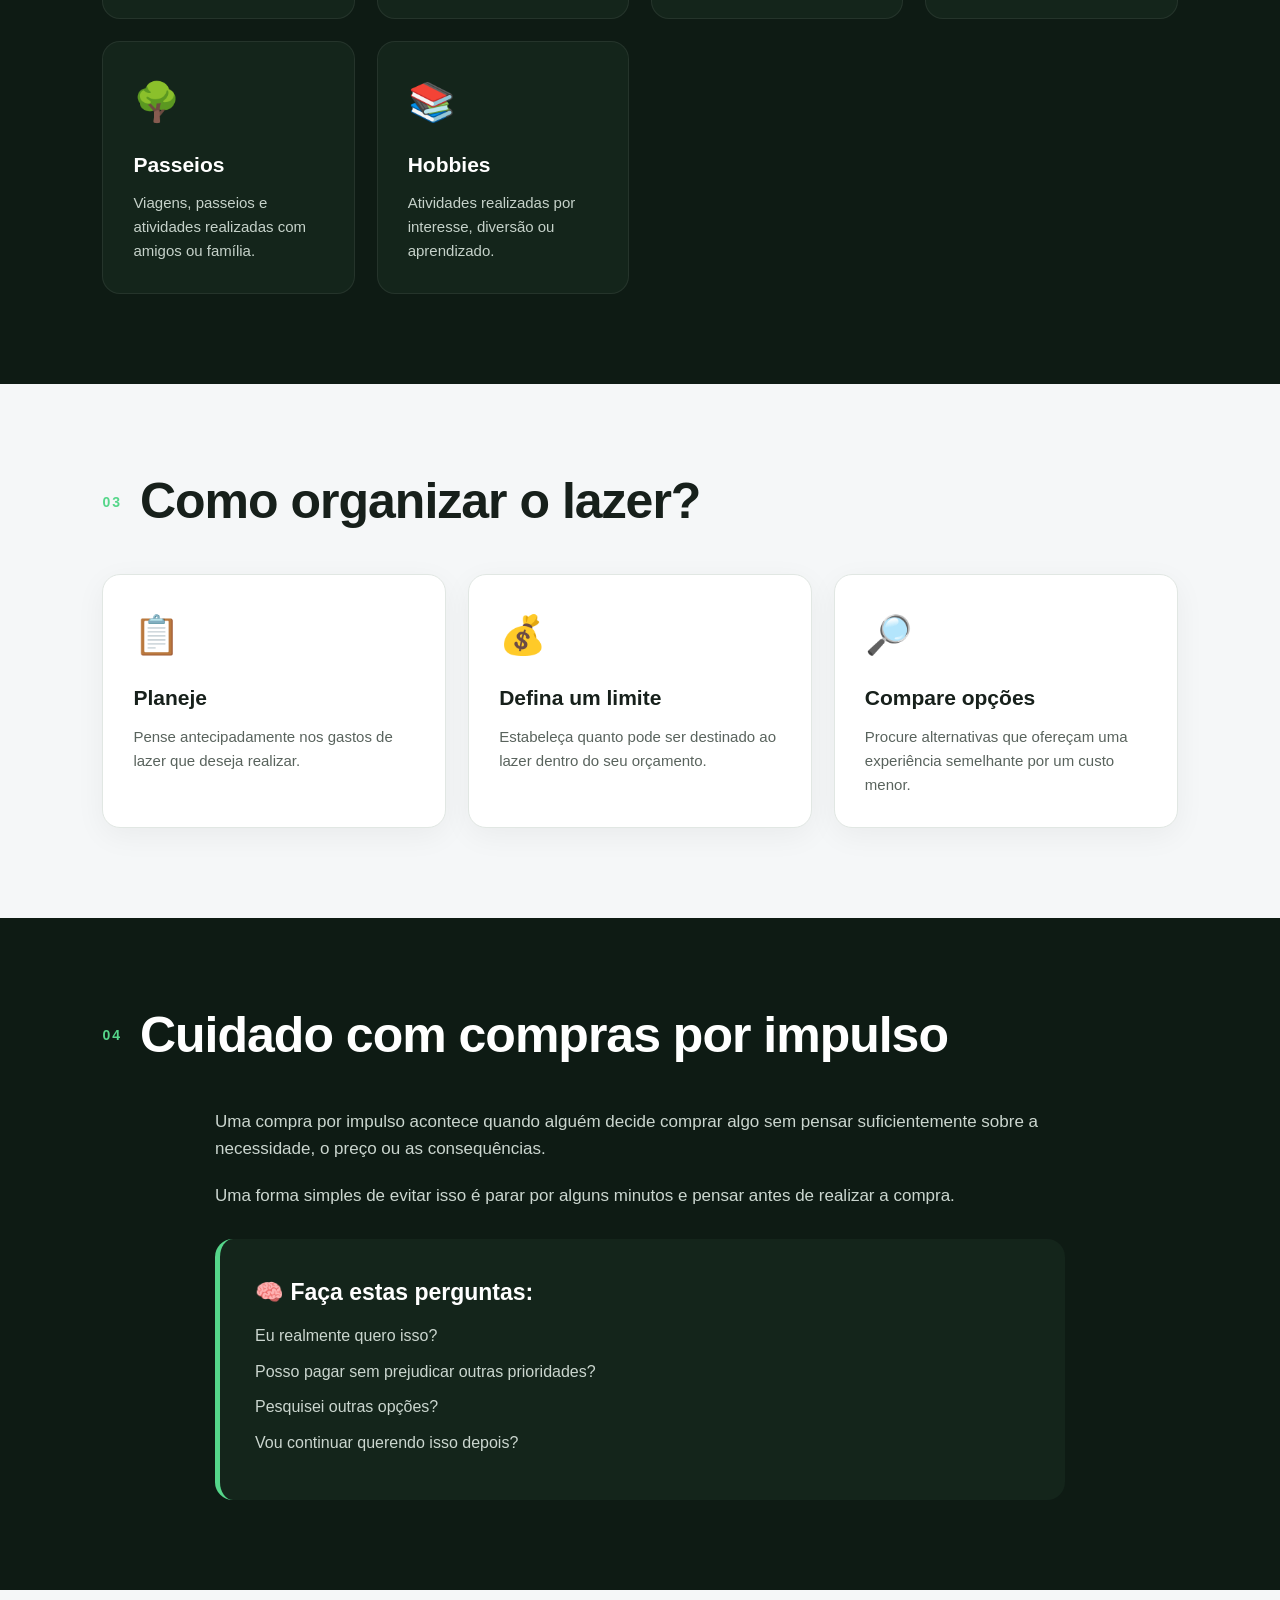
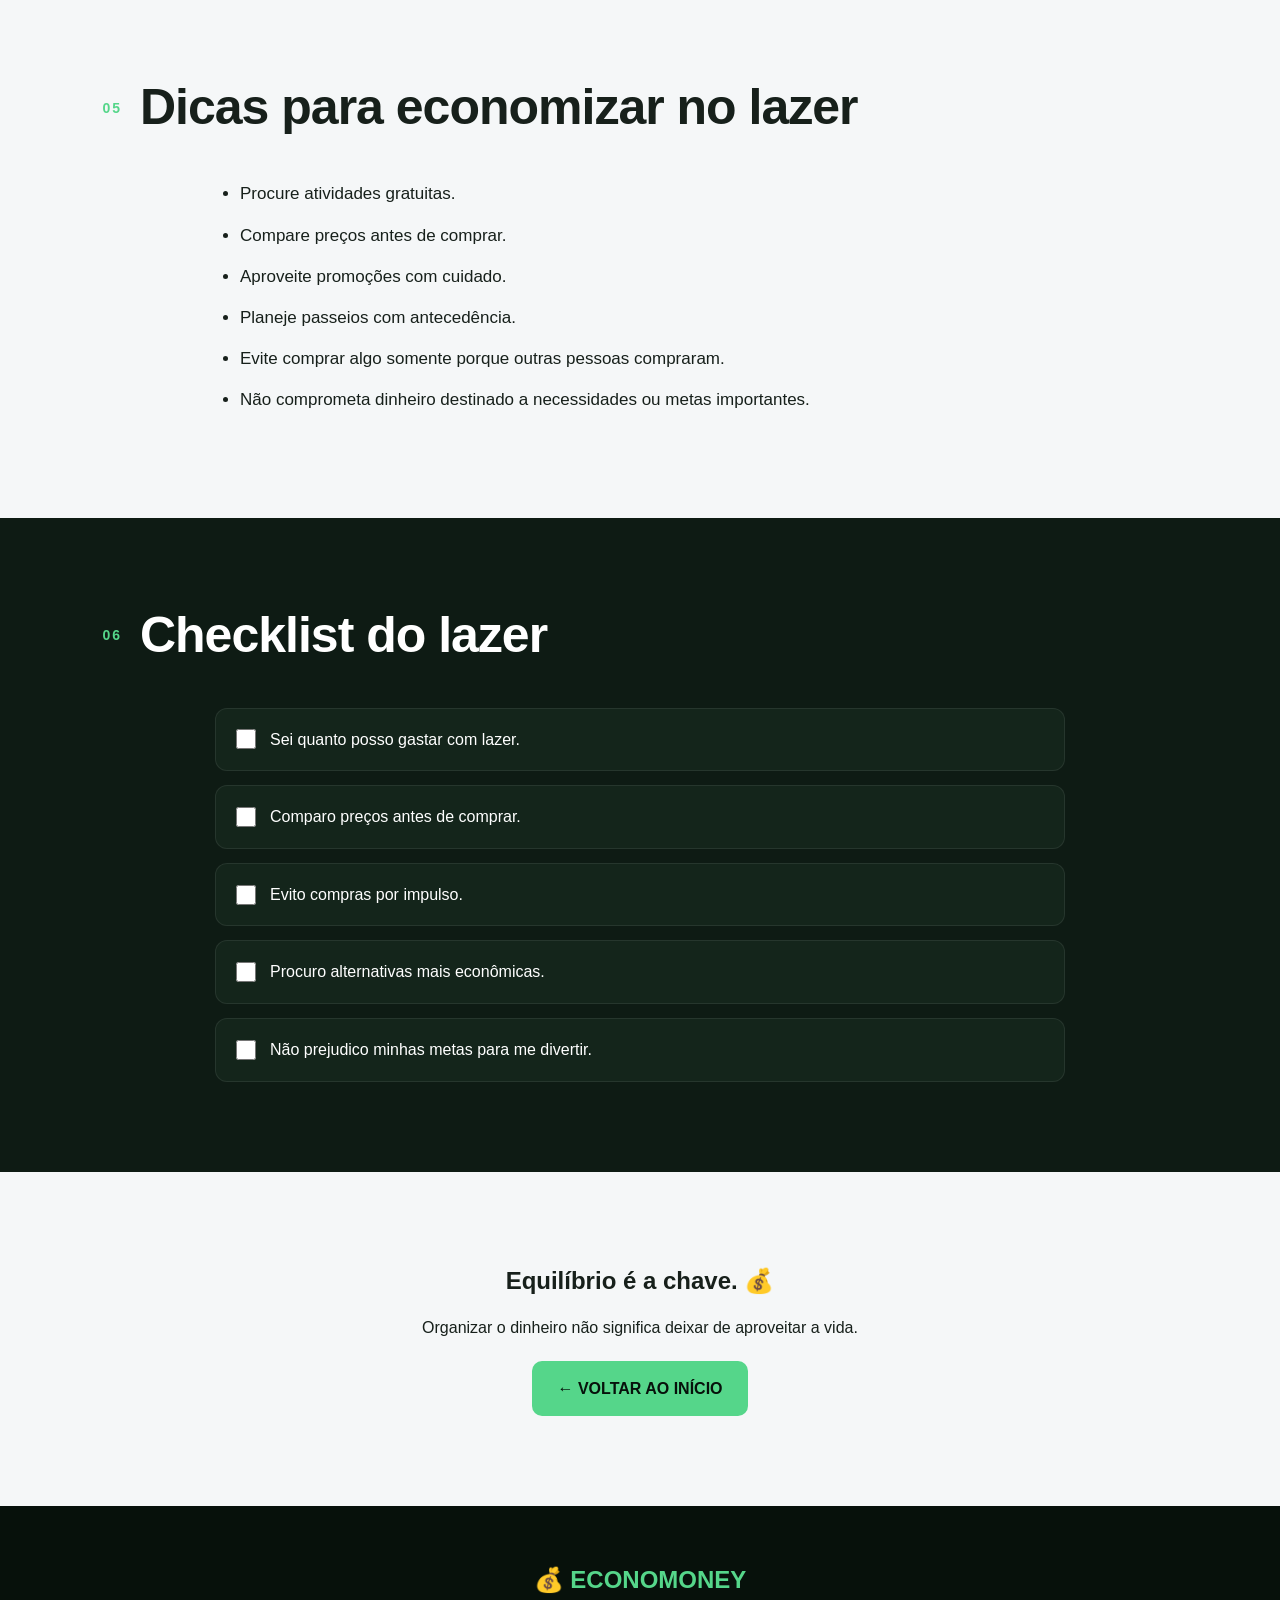
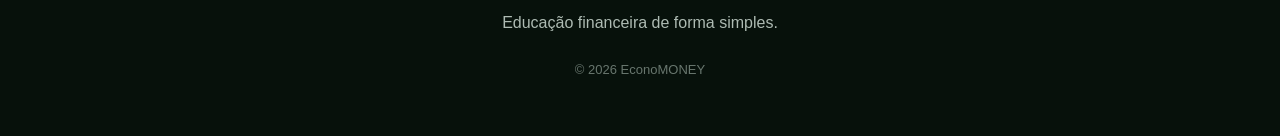
<file: lazer.html>
<!DOCTYPE html>
<html lang="pt-BR">

<head>
    <meta charset="UTF-8">
    <meta name="viewport" content="width=device-width, initial-scale=1.0">

    <title>Lazer | EconoMONEY</title>

    <link rel="stylesheet" href="style.css">
</head>

<body>

<header>

    <div class="logo">
        💰 ECONO<span>MONEY</span>
    </div>

    <nav>
        <a href="index.html">Início</a>
        <a href="necessidades.html">Necessidades</a>
        <a href="gastos.html">Gastos</a>
        <a href="poupanca.html">Poupança</a>
        <a href="investimentos.html">Investimentos</a>
        <a href="metas.html">Metas</a>
    </nav>

</header>

<main>

    <!-- HERO -->

    <section class="hero">

        <div class="hero-text">

            <div class="tag">
                CONSUMO CONSCIENTE
            </div>

            <h1>
                Lazer também
                <span>faz parte.</span>
            </h1>

            <p>
                Diversão, jogos, passeios, hobbies e entretenimento
                podem fazer parte da vida financeira. O segredo é
                aprender a organizar esses gastos.
            </p>

            <a href="#conteudo" class="button">
                APRENDER →
            </a>

        </div>

        <div class="hero-card">

            <div class="money-icon">
                🎮
            </div>

            <h2>
                LAZER
            </h2>

            <p>
                Organizar não significa deixar
                de se divertir.
            </p>

        </div>

    </section>


    <!-- INTRODUÇÃO -->

    <section id="conteudo" class="section">

        <div class="section-title">

            <span>01</span>

            <h2>
                O que é gasto com lazer?
            </h2>

        </div>

        <div class="text">

            <p>
                Gastos com lazer são aqueles relacionados a
                diversão, entretenimento, hobbies e atividades
                que proporcionam momentos de descanso.
            </p>

            <p>
                Exemplos incluem jogos, cinema, passeios,
                eventos, esportes, livros, música e outras
                atividades.
            </p>

            <p>
                O importante é entender como esses gastos
                se encaixam no orçamento e nas prioridades
                de cada pessoa.
            </p>

        </div>

    </section>


    <!-- EXEMPLOS -->

    <section class="section dark">

        <div class="section-title">

            <span>02</span>

            <h2>
                Exemplos de lazer
            </h2>

        </div>

        <div class="cards">

            <div class="card">

                <div class="icon">
                    🎮
                </div>

                <h3>
                    Jogos
                </h3>

                <p>
                    Jogos digitais, jogos de tabuleiro
                    e outras formas de entretenimento.
                </p>

            </div>


            <div class="card">

                <div class="icon">
                    🎬
                </div>

                <h3>
                    Cinema
                </h3>

                <p>
                    Filmes, sessões de cinema e
                    outras experiências audiovisuais.
                </p>

            </div>


            <div class="card">

                <div class="icon">
                    ⚽
                </div>

                <h3>
                    Esportes
                </h3>

                <p>
                    Atividades esportivas, eventos e
                    hobbies relacionados ao esporte.
                </p>

            </div>


            <div class="card">

                <div class="icon">
                    🎵
                </div>

                <h3>
                    Música
                </h3>

                <p>
                    Shows, apresentações e serviços
                    relacionados à música.
                </p>

            </div>


            <div class="card">

                <div class="icon">
                    🌳
                </div>

                <h3>
                    Passeios
                </h3>

                <p>
                    Viagens, passeios e atividades
                    realizadas com amigos ou família.
                </p>

            </div>


            <div class="card">

                <div class="icon">
                    📚
                </div>

                <h3>
                    Hobbies
                </h3>

                <p>
                    Atividades realizadas por interesse,
                    diversão ou aprendizado.
                </p>

            </div>

        </div>

    </section>


    <!-- ORGANIZAÇÃO -->

    <section class="section">

        <div class="section-title">

            <span>03</span>

            <h2>
                Como organizar o lazer?
            </h2>

        </div>

        <div class="cards">

            <div class="card light">

                <div class="icon">
                    📋
                </div>

                <h3>
                    Planeje
                </h3>

                <p>
                    Pense antecipadamente nos gastos
                    de lazer que deseja realizar.
                </p>

            </div>


            <div class="card light">

                <div class="icon">
                    💰
                </div>

                <h3>
                    Defina um limite
                </h3>

                <p>
                    Estabeleça quanto pode ser destinado
                    ao lazer dentro do seu orçamento.
                </p>

            </div>


            <div class="card light">

                <div class="icon">
                    🔎
                </div>

                <h3>
                    Compare opções
                </h3>

                <p>
                    Procure alternativas que ofereçam
                    uma experiência semelhante por
                    um custo menor.
                </p>

            </div>

        </div>

    </section>


    <!-- IMPULSO -->

    <section class="section dark">

        <div class="section-title">

            <span>04</span>

            <h2>
                Cuidado com compras por impulso
            </h2>

        </div>

        <div class="text">

            <p>
                Uma compra por impulso acontece quando
                alguém decide comprar algo sem pensar
                suficientemente sobre a necessidade,
                o preço ou as consequências.
            </p>

            <p>
                Uma forma simples de evitar isso é parar
                por alguns minutos e pensar antes de
                realizar a compra.
            </p>

        </div>


        <div class="goal">

            <h3>
                🧠 Faça estas perguntas:
            </h3>

            <p>
                Eu realmente quero isso?
            </p>

            <p>
                Posso pagar sem prejudicar outras prioridades?
            </p>

            <p>
                Pesquisei outras opções?
            </p>

            <p>
                Vou continuar querendo isso depois?
            </p>

        </div>

    </section>


    <!-- DICAS -->

    <section class="section">

        <div class="section-title">

            <span>05</span>

            <h2>
                Dicas para economizar no lazer
            </h2>

        </div>

        <div class="text">

            <ul>

                <li>
                    Procure atividades gratuitas.
                </li>

                <li>
                    Compare preços antes de comprar.
                </li>

                <li>
                    Aproveite promoções com cuidado.
                </li>

                <li>
                    Planeje passeios com antecedência.
                </li>

                <li>
                    Evite comprar algo somente porque
                    outras pessoas compraram.
                </li>

                <li>
                    Não comprometa dinheiro destinado
                    a necessidades ou metas importantes.
                </li>

            </ul>

        </div>

    </section>


    <!-- CHECKLIST -->

    <section class="section dark">

        <div class="section-title">

            <span>06</span>

            <h2>
                Checklist do lazer
            </h2>

        </div>

        <div class="checklist">

            <label>
                <input type="checkbox">
                Sei quanto posso gastar com lazer.
            </label>

            <label>
                <input type="checkbox">
                Comparo preços antes de comprar.
            </label>

            <label>
                <input type="checkbox">
                Evito compras por impulso.
            </label>

            <label>
                <input type="checkbox">
                Procuro alternativas mais econômicas.
            </label>

            <label>
                <input type="checkbox">
                Não prejudico minhas metas para me divertir.
            </label>

        </div>

    </section>


    <!-- FINAL -->

    <section class="section" style="text-align:center">

        <h2>
            Equilíbrio é a chave. 💰
        </h2>

        <p style="margin-top:15px">
            Organizar o dinheiro não significa
            deixar de aproveitar a vida.
        </p>

        <a href="index.html" class="button">
            ← VOLTAR AO INÍCIO
        </a>

    </section>

</main>


<footer>

    <h2>
        💰 ECONOMONEY
    </h2>

    <p>
        Educação financeira de forma simples.
    </p>

    <p class="copyright">
        © 2026 EconoMONEY
    </p>

</footer>


<script src="script.js"></script>

</body>
</html>
</file>
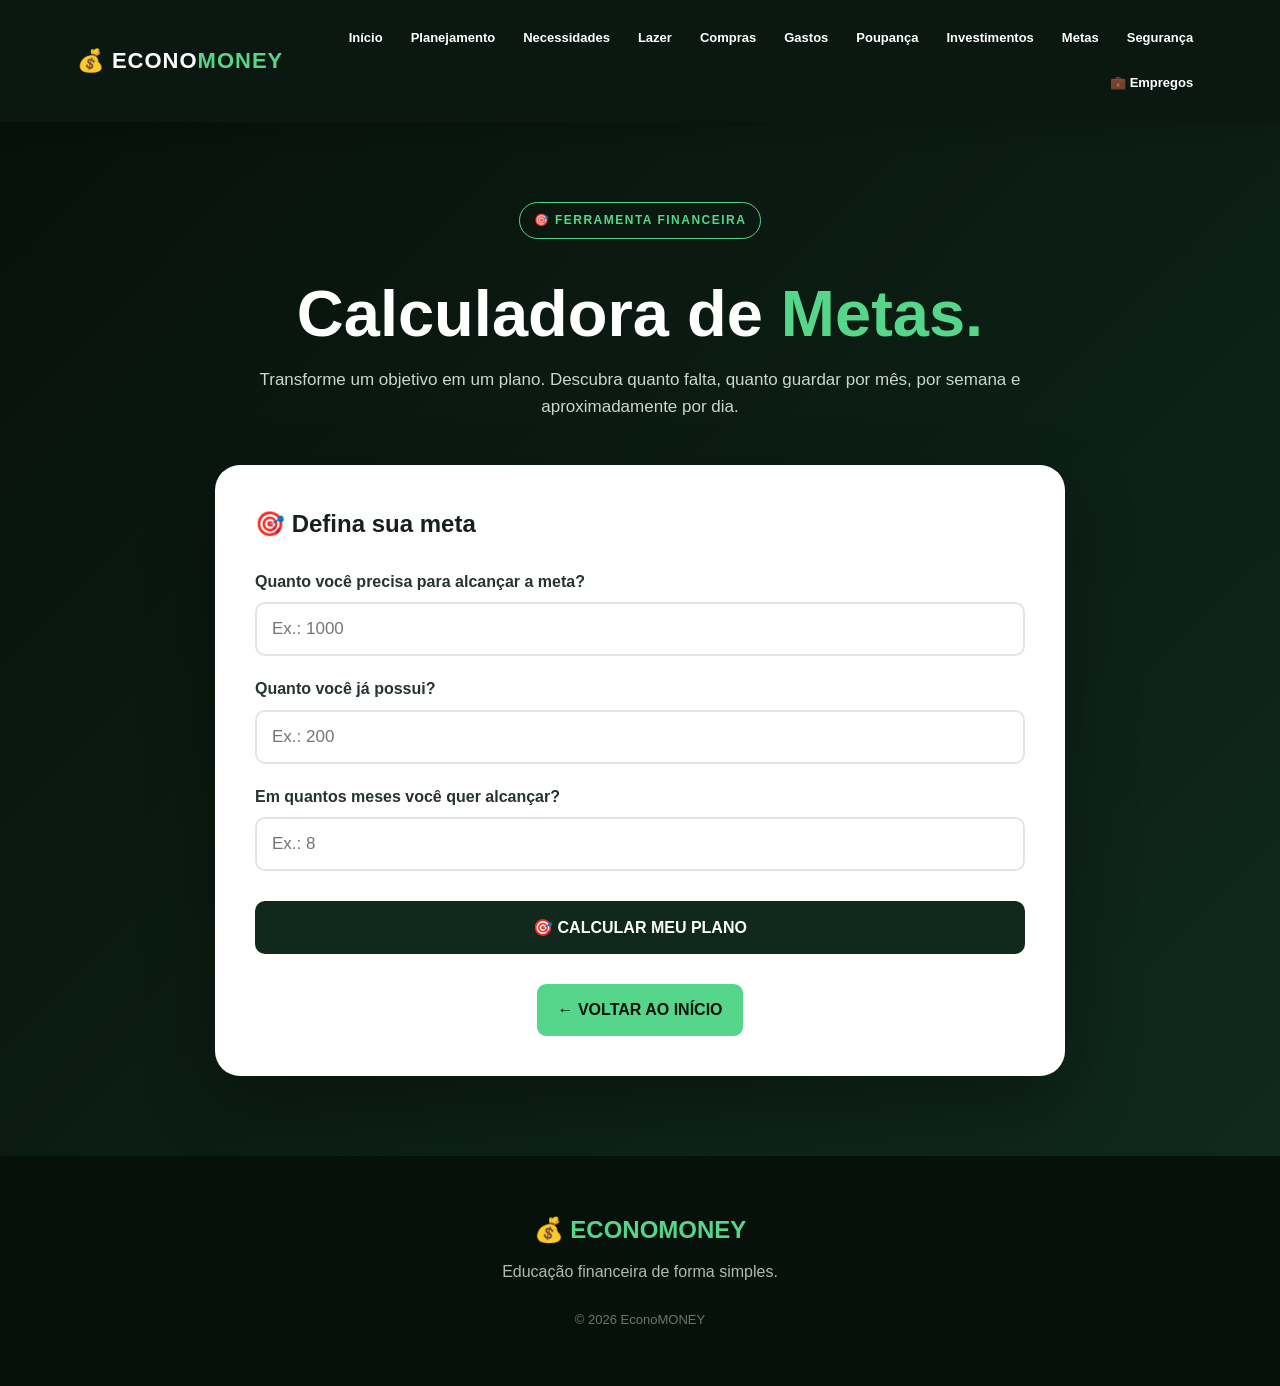
<file: metas-calculadora.html>
<!DOCTYPE html>

<html lang="pt-BR">

<head> <meta charset="UTF-8"> <meta name="viewport" content="width=device-width, initial-scale=1.0">

<title>Calculadora de Metas | EconoMONEY</title>

<link rel="stylesheet" href="style.css">

<style>

    .goal-page {
        min-height: 100vh;
        padding: 80px 8%;
        background: linear-gradient(135deg, #07110b, #10291c);
    }

    .goal-header {
        max-width: 850px;
        margin: 0 auto 45px;
        text-align: center;
        color: white;
    }

    .goal-header h1 {
        font-size: clamp(40px, 6vw, 65px);
        line-height: 1;
        margin: 20px 0;
    }

    .goal-header h1 span {
        color: #55d68a;
    }

    .goal-header p {
        color: #cbd6cf;
        font-size: 17px;
        line-height: 1.6;
    }

    .goal-box {
        max-width: 850px;
        margin: auto;
        padding: 40px;
        background: white;
        border-radius: 25px;
        box-shadow: 0 30px 70px rgba(0,0,0,0.3);
    }

    .goal-box h2 {
        color: #17201b;
        margin-bottom: 25px;
    }

    .input-group {
        margin-bottom: 20px;
    }

    .input-group label {
        display: block;
        margin-bottom: 8px;
        font-weight: 800;
        color: #26342b;
    }

    .input-group input {
        width: 100%;
        padding: 15px;
        border: 2px solid #e0e7e2;
        border-radius: 10px;
        font-size: 17px;
        outline: none;
    }

    .input-group input:focus {
        border-color: #55d68a;
    }

    .goal-button {
        width: 100%;
        border: none;
        padding: 17px;
        margin-top: 10px;
        border-radius: 10px;
        background: #10291c;
        color: white;
        font-size: 16px;
        font-weight: 900;
        cursor: pointer;
        transition: .2s;
    }

    .goal-button:hover {
        background: #55d68a;
        color: #07110b;
        transform: translateY(-2px);
    }

    .goal-results {
        display: none;
        margin-top: 35px;
        padding-top: 30px;
        border-top: 2px solid #e7ece9;
    }

    .result-cards {
        display: grid;
        grid-template-columns: repeat(auto-fit, minmax(180px, 1fr));
        gap: 15px;
    }

    .result-card {
        padding: 22px;
        border-radius: 15px;
        background: #f1f6f3;
    }

    .result-card small {
        display: block;
        color: #657168;
        margin-bottom: 5px;
    }

    .result-card strong {
        font-size: 24px;
        color: #10291c;
    }

    .highlight {
        background: #10291c;
    }

    .highlight small {
        color: #bcd0c2;
    }

    .highlight strong {
        color: #55d68a;
    }

    .extra-results {
        display: grid;
        grid-template-columns: repeat(auto-fit, minmax(150px, 1fr));
        gap: 15px;
        margin-top: 15px;
    }

    .extra-card {
        padding: 18px;
        border-radius: 14px;
        background: #f7faf8;
        border: 1px solid #e1e9e4;
    }

    .extra-card span {
        display: block;
        color: #657168;
        font-size: 13px;
        margin-bottom: 6px;
    }

    .extra-card strong {
        color: #17201b;
        font-size: 19px;
    }

    .goal-message {
        margin-top: 20px;
        padding: 18px;
        border-radius: 12px;
        background: #eef7f1;
        color: #23402d;
        font-weight: 700;
        text-align: center;
        line-height: 1.6;
    }

    .goal-message.warning {
        background: #fff7e6;
        color: #704b00;
    }

    .goal-message.success {
        background: #e8f8ee;
        color: #176b35;
    }

    .goal-message.error {
        background: #fdecec;
        color: #8a2020;
    }

    .back-button {
        display: block;
        width: fit-content;
        margin: 30px auto 0;
        padding: 13px 20px;
        border-radius: 9px;
        background: #55d68a;
        color: #07110b;
        text-decoration: none;
        font-weight: 900;
        transition: .2s;
    }

    .back-button:hover {
        transform: translateY(-2px);
    }

    .tip {
        margin-top: 25px;
        padding: 18px;
        border-radius: 12px;
        background: #f1f6f3;
        color: #334238;
        line-height: 1.6;
    }

    @media (max-width: 600px) {

        .goal-page {
            padding: 55px 5%;
        }

        .goal-box {
            padding: 25px;
        }

        .goal-header h1 {
            font-size: 42px;
        }

    }

</style>

</head>

<body>

<header>

<div class="logo">
    💰 ECONO<span>MONEY</span>
</div>

<nav>

    <a href="index.html">Início</a>
    <a href="planejamento.html">Planejamento</a>
    <a href="necessidades.html">Necessidades</a>
    <a href="lazer.html">Lazer</a>
    <a href="compras.html">Compras</a>
    <a href="controle-gastos.html">Gastos</a>
    <a href="poupanca.html">Poupança</a>
    <a href="investimentos.html">Investimentos</a>
    <a href="metas.html">Metas</a>
    <a href="seguranca.html">Segurança</a>
    <a href="empregos.html">💼 Empregos</a>

</nav>

</header>

<main>

<section class="goal-page">

<div class="goal-header">

    <div class="tag">
        🎯 FERRAMENTA FINANCEIRA
    </div>

    <h1>
        Calculadora de
        <span>Metas.</span>
    </h1>

    <p>
        Transforme um objetivo em um plano.
        Descubra quanto falta, quanto guardar por mês,
        por semana e aproximadamente por dia.
    </p>

</div>


<div class="goal-box">

    <h2>
        🎯 Defina sua meta
    </h2>


    <div class="input-group">

        <label for="meta">
            Quanto você precisa para alcançar a meta?
        </label>

        <input
            type="number"
            id="meta"
            placeholder="Ex.: 1000"
            min="0"
            step="0.01">

    </div>


    <div class="input-group">

        <label for="atual">
            Quanto você já possui?
        </label>

        <input
            type="number"
            id="atual"
            placeholder="Ex.: 200"
            min="0"
            step="0.01">

    </div>


    <div class="input-group">

        <label for="meses">
            Em quantos meses você quer alcançar?
        </label>

        <input
            type="number"
            id="meses"
            placeholder="Ex.: 8"
            min="1"
            step="1">

    </div>


    <button
        class="goal-button"
        onclick="calcularMeta()">

        🎯 CALCULAR MEU PLANO

    </button>


    <div
        class="goal-results"
        id="goalResults">

        <h2>
            📊 Seu planejamento
        </h2>


        <div class="result-cards">

            <div class="result-card">

                <small>
                    Valor da meta
                </small>

                <strong id="valorMeta">
                    R$ 0,00
                </strong>

            </div>


            <div class="result-card">

                <small>
                    Falta alcançar
                </small>

                <strong id="falta">
                    R$ 0,00
                </strong>

            </div>


            <div class="result-card highlight">

                <small>
                    Guardar por mês
                </small>

                <strong id="porMes">
                    R$ 0,00
                </strong>

            </div>

        </div>


        <div class="extra-results">

            <div class="extra-card">

                <span>
                    Aproximadamente por semana
                </span>

                <strong id="porSemana">
                    R$ 0,00
                </strong>

            </div>


            <div class="extra-card">

                <span>
                    Aproximadamente por dia
                </span>

                <strong id="porDia">
                    R$ 0,00
                </strong>

            </div>


            <div class="extra-card">

                <span>
                    Percentual já alcançado
                </span>

                <strong id="percentualMeta">
                    0%
                </strong>

            </div>

        </div>


        <div
            class="goal-message"
            id="goalMessage">
        </div>


        <div class="tip">

            💡 <strong>Como usar essa informação?</strong>

            <br><br>

            O valor calculado é uma referência matemática.
            Antes de definir quanto guardar, compare esse valor
            com sua renda, seus gastos e outras metas.

            <br><br>

            Se o valor mensal ficar muito alto, uma alternativa
            é aumentar o prazo ou dividir a meta em etapas.

        </div>

    </div>


    <a
        href="index.html"
        class="back-button">

        ← VOLTAR AO INÍCIO

    </a>

</div>

</section>

</main>

<footer>

<h2>
    💰 ECONO<span>MONEY</span>
</h2>

<p>
    Educação financeira de forma simples.
</p>

<p class="copyright">
    © 2026 EconoMONEY
</p>

</footer>

<script> function dinheiro(numero) { return Number(numero || 0).toLocaleString( "pt-BR", { style: "currency", currency: "BRL" } ); } function calcularMeta() { const meta = parseFloat( document.getElementById("meta").value ) || 0; const atual = parseFloat( document.getElementById("atual").value ) || 0; const meses = parseInt( document.getElementById("meses").value ) || 0; const resultados = document.getElementById("goalResults"); const mensagem = document.getElementById("goalMessage"); resultados.style.display = "block"; mensagem.className = "goal-message"; if (meta <= 0 || meses <= 0 || atual < 0) { mensagem.classList.add("error"); mensagem.innerHTML = "⚠️ Informe uma meta maior que zero, um valor atual válido e uma quantidade de meses maior que zero."; return; } const falta = Math.max(meta - atual, 0); const porMes = falta / meses; const porSemana = porMes / 4.33; const porDia = porMes / 30; const percentual = Math.min((atual / meta) * 100, 100); document.getElementById( "valorMeta" ).textContent = dinheiro(meta); document.getElementById( "falta" ).textContent = dinheiro(falta); document.getElementById( "porMes" ).textContent = dinheiro(porMes); document.getElementById( "porSemana" ).textContent = dinheiro(porSemana); document.getElementById( "porDia" ).textContent = dinheiro(porDia); document.getElementById( "percentualMeta" ).textContent = percentual.toFixed(1) + "%"; if (atual >= meta) { mensagem.classList.add("success"); mensagem.innerHTML = "🎉 <strong>Meta alcançada!</strong><br>" + "O valor que você informou já é suficiente para alcançar ou superar sua meta."; return; } if (porMes > meta) { mensagem.classList.add("warning"); mensagem.innerHTML = "⚠️ O valor mensal necessário ficou alto em relação ao tamanho da meta. " + "Confira se o prazo está correto ou considere aumentar o prazo."; return; } mensagem.classList.add("success"); mensagem.innerHTML = "📅 Guardando aproximadamente <strong>" + dinheiro(porMes) + "</strong> por mês, você poderá alcançar os " + "<strong>" + dinheiro(falta) + "</strong> que faltam em aproximadamente " + "<strong>" + meses + " meses</strong>."; } document.addEventListener( "keydown", function(event) { if ( event.key === "Enter" && ( document.activeElement.tagName === "INPUT" ) ) { calcularMeta(); } } ); </script>

</body>

</html>
</file>
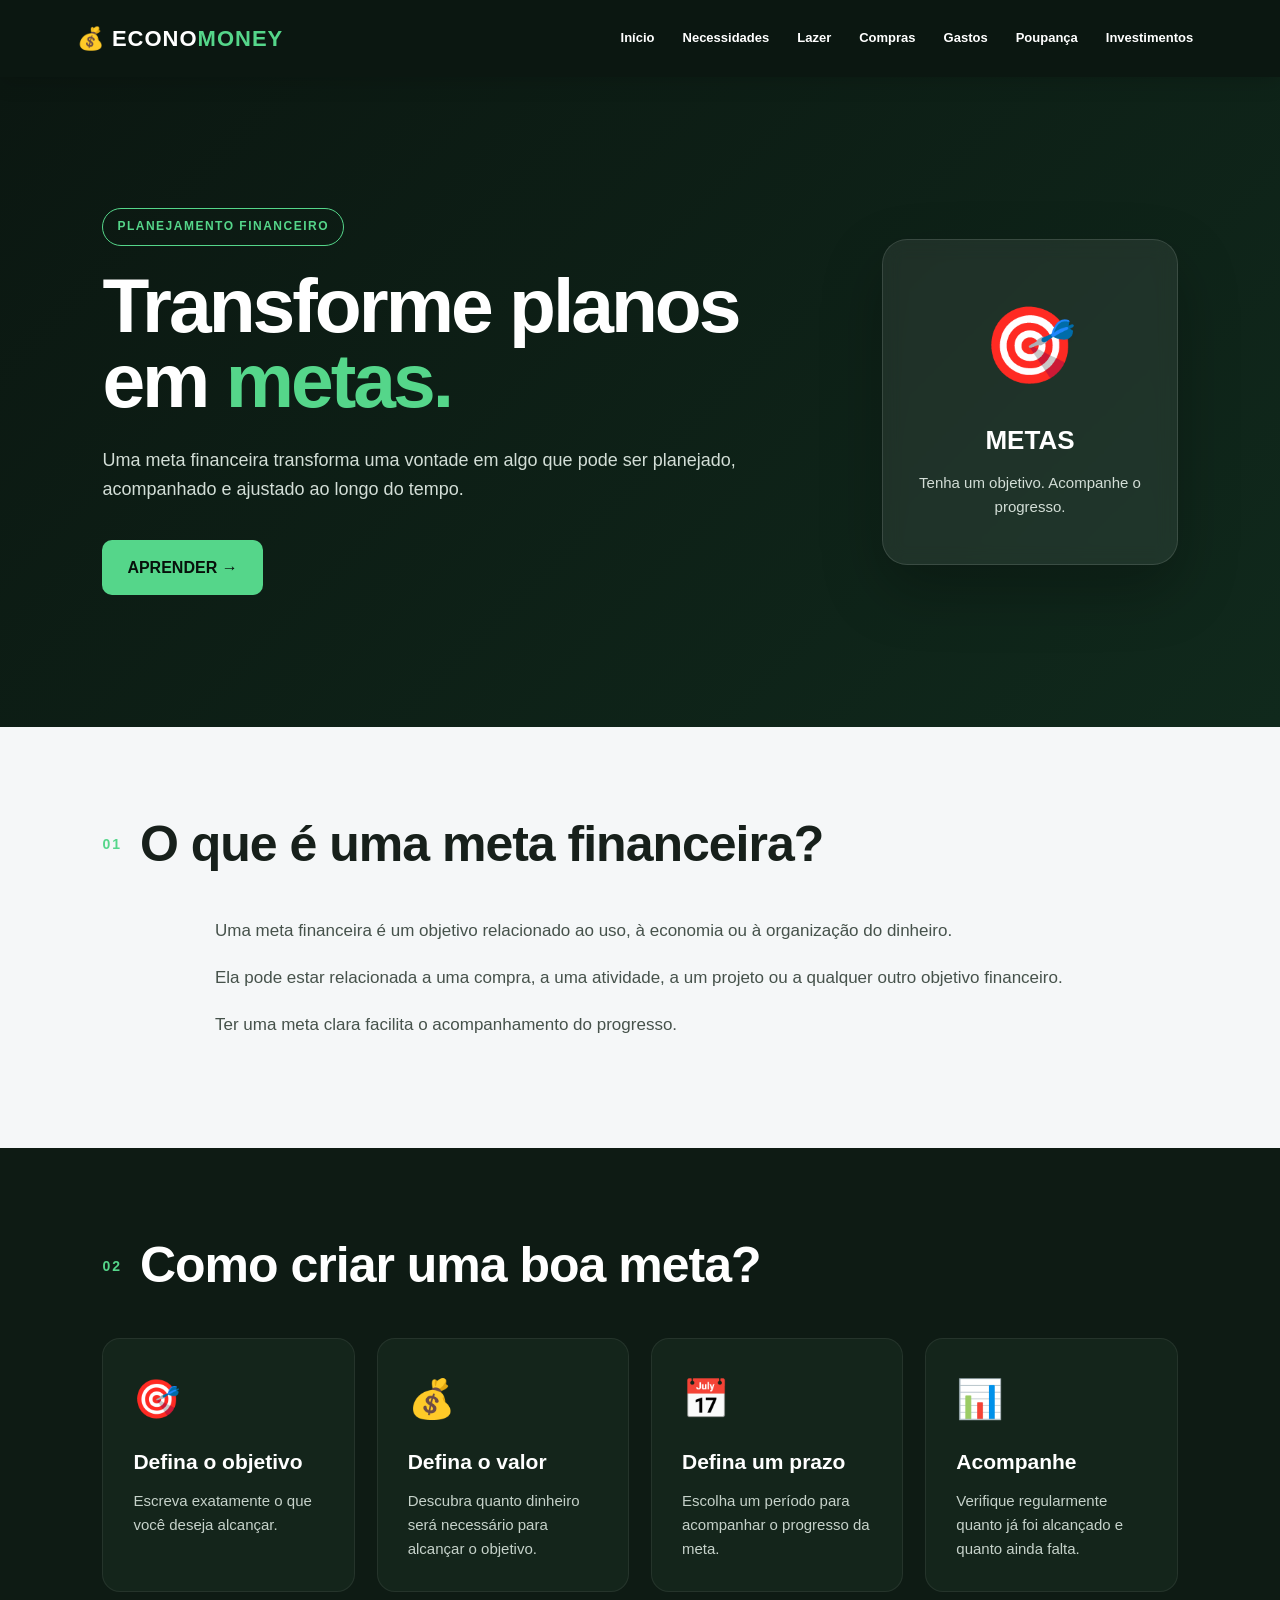
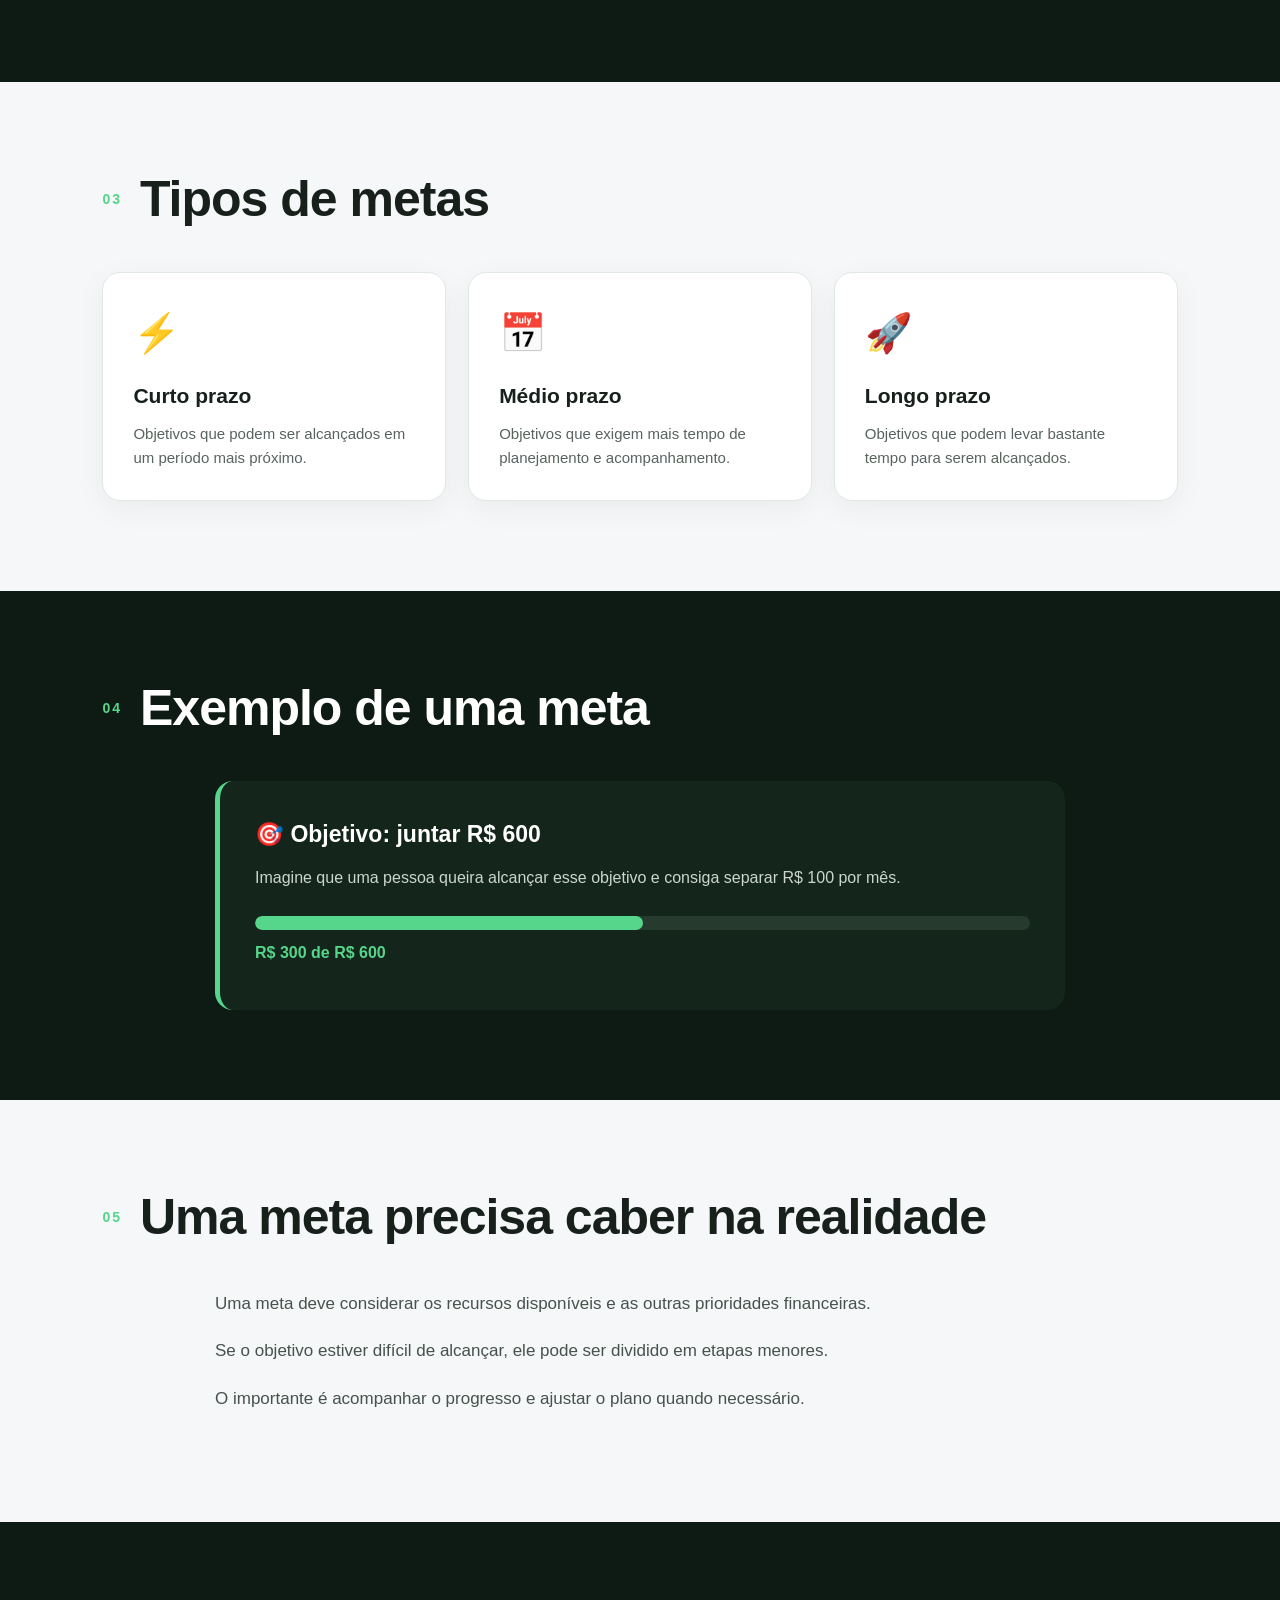
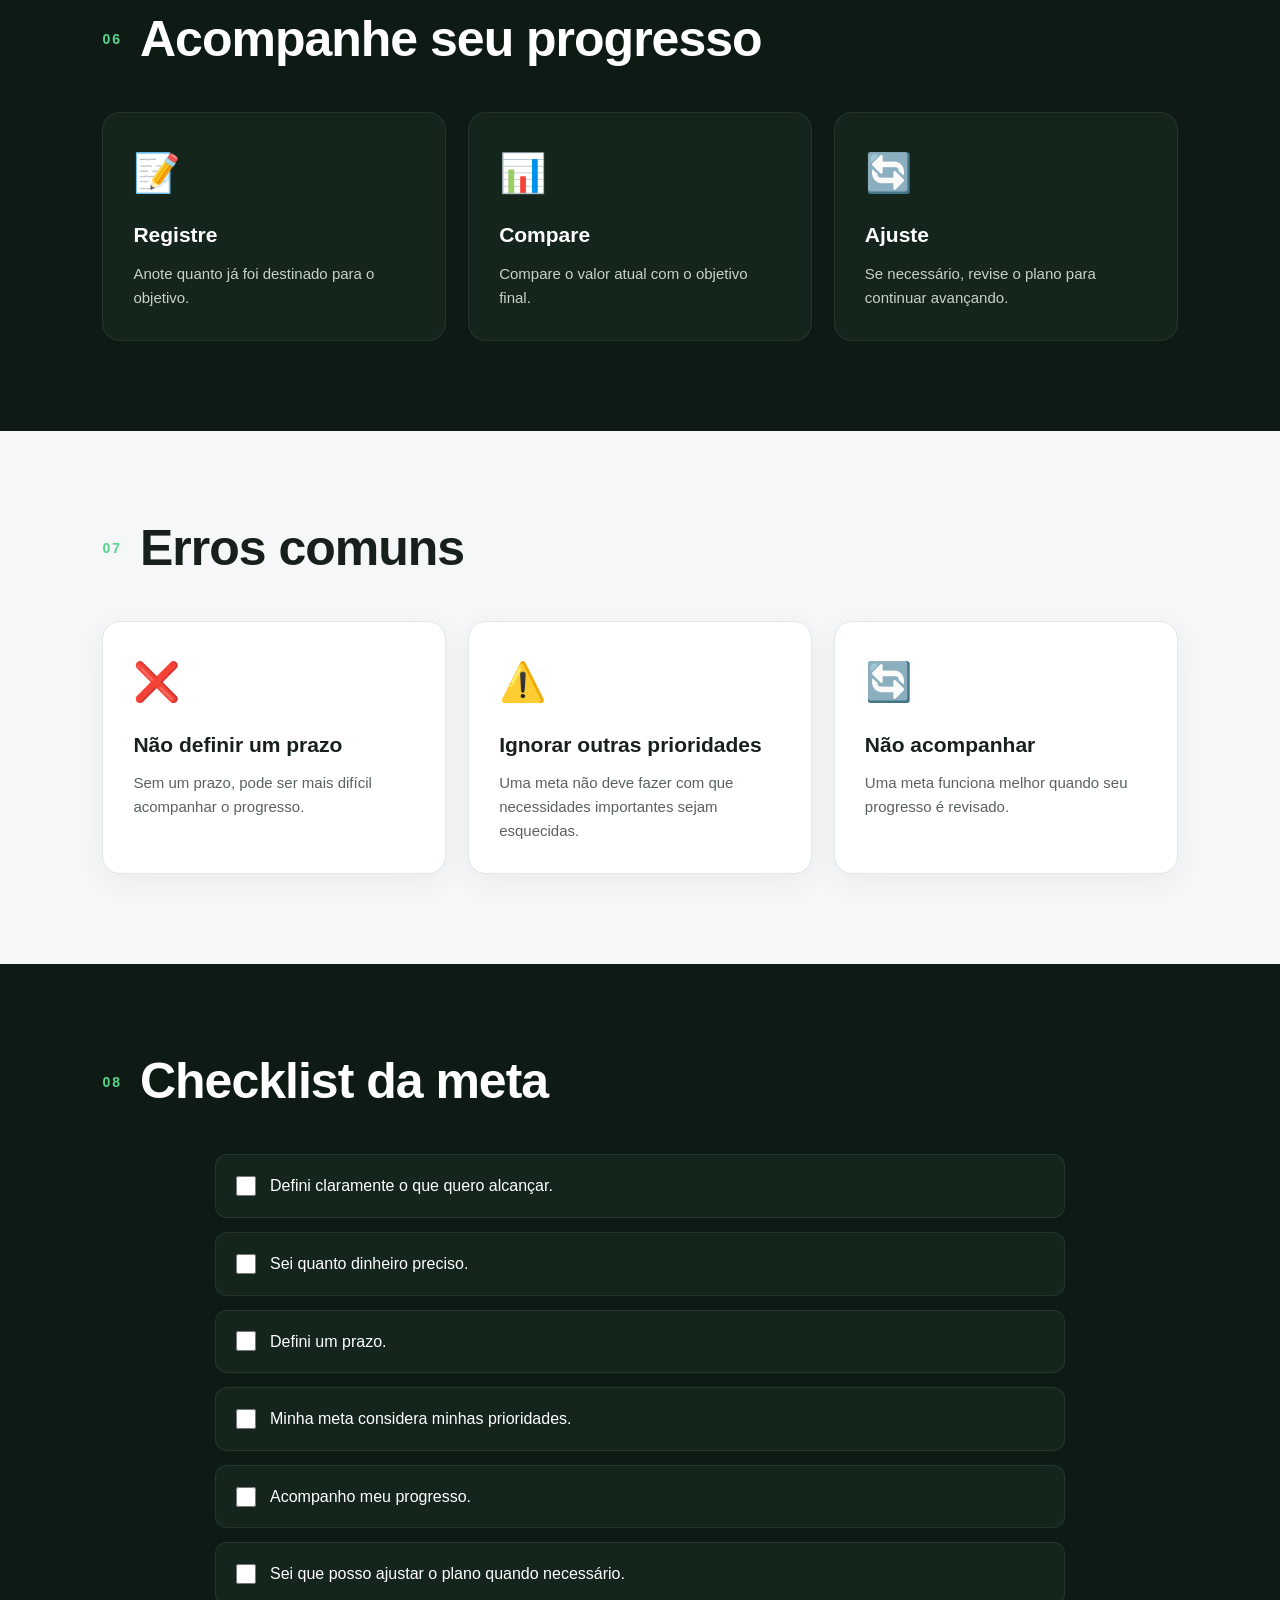
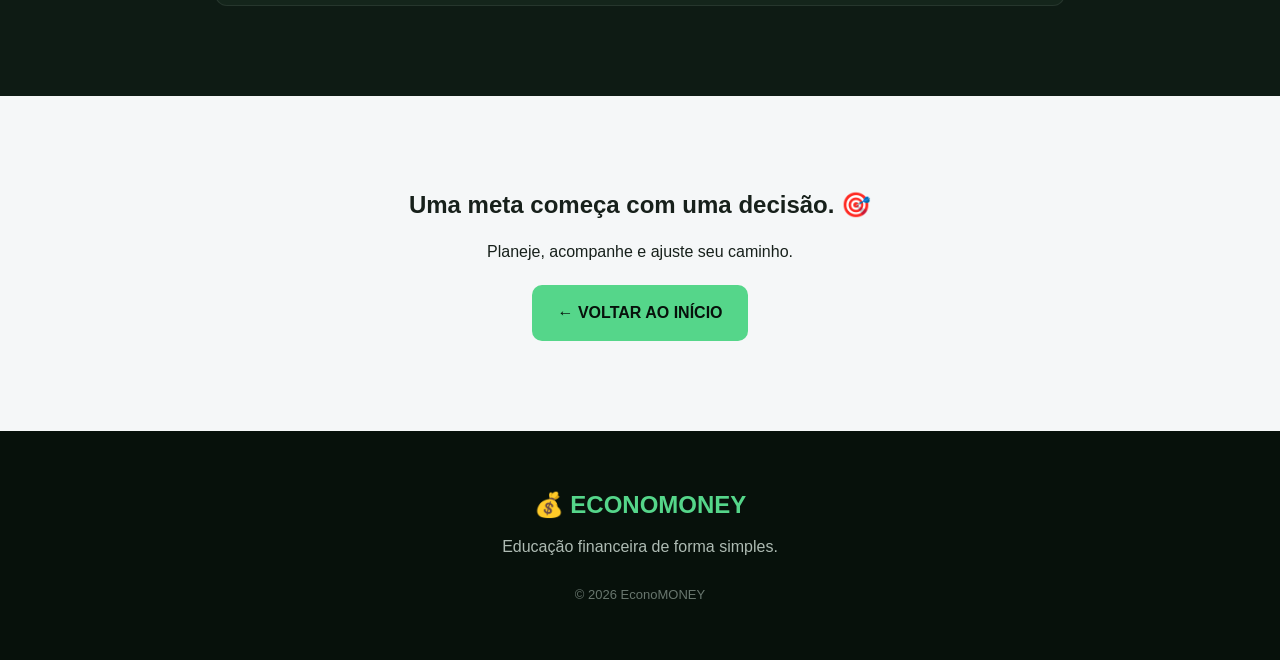
<file: metas.html>
<!DOCTYPE html> <html lang="pt-BR"> <head> <meta charset="UTF-8"> <meta name="viewport" content="width=device-width, initial-scale=1.0"> <title>Metas | EconoMONEY</title> <link rel="stylesheet" href="style.css"> </head> <body> <header> <div class="logo"> 💰 ECONO<span>MONEY</span> </div> <nav> <a href="index.html">Início</a> <a href="necessidades.html">Necessidades</a> <a href="lazer.html">Lazer</a> <a href="compras.html">Compras</a> <a href="gastos.html">Gastos</a> <a href="poupanca.html">Poupança</a> <a href="investimentos.html">Investimentos</a> </nav> </header> <main> <!-- HERO --> <section class="hero"> <div class="hero-text"> <div class="tag"> PLANEJAMENTO FINANCEIRO </div> <h1> Transforme planos em <span>metas.</span> </h1> <p> Uma meta financeira transforma uma vontade em algo que pode ser planejado, acompanhado e ajustado ao longo do tempo. </p> <a href="#conteudo" class="button"> APRENDER → </a> </div> <div class="hero-card"> <div class="money-icon"> 🎯 </div> <h2> METAS </h2> <p> Tenha um objetivo. Acompanhe o progresso. </p> </div> </section> <!-- INTRODUÇÃO --> <section id="conteudo" class="section"> <div class="section-title"> <span>01</span> <h2> O que é uma meta financeira? </h2> </div> <div class="text"> <p> Uma meta financeira é um objetivo relacionado ao uso, à economia ou à organização do dinheiro. </p> <p> Ela pode estar relacionada a uma compra, a uma atividade, a um projeto ou a qualquer outro objetivo financeiro. </p> <p> Ter uma meta clara facilita o acompanhamento do progresso. </p> </div> </section> <!-- COMO CRIAR --> <section class="section dark"> <div class="section-title"> <span>02</span> <h2> Como criar uma boa meta? </h2> </div> <div class="cards"> <div class="card"> <div class="icon"> 🎯 </div> <h3> Defina o objetivo </h3> <p> Escreva exatamente o que você deseja alcançar. </p> </div> <div class="card"> <div class="icon"> 💰 </div> <h3> Defina o valor </h3> <p> Descubra quanto dinheiro será necessário para alcançar o objetivo. </p> </div> <div class="card"> <div class="icon"> 📅 </div> <h3> Defina um prazo </h3> <p> Escolha um período para acompanhar o progresso da meta. </p> </div> <div class="card"> <div class="icon"> 📊 </div> <h3> Acompanhe </h3> <p> Verifique regularmente quanto já foi alcançado e quanto ainda falta. </p> </div> </div> </section> <!-- PRAZOS --> <section class="section"> <div class="section-title"> <span>03</span> <h2> Tipos de metas </h2> </div> <div class="cards"> <div class="card light"> <div class="icon"> ⚡ </div> <h3> Curto prazo </h3> <p> Objetivos que podem ser alcançados em um período mais próximo. </p> </div> <div class="card light"> <div class="icon"> 📅 </div> <h3> Médio prazo </h3> <p> Objetivos que exigem mais tempo de planejamento e acompanhamento. </p> </div> <div class="card light"> <div class="icon"> 🚀 </div> <h3> Longo prazo </h3> <p> Objetivos que podem levar bastante tempo para serem alcançados. </p> </div> </div> </section> <!-- EXEMPLO --> <section class="section dark"> <div class="section-title"> <span>04</span> <h2> Exemplo de uma meta </h2> </div> <div class="goal"> <h3> 🎯 Objetivo: juntar R$ 600 </h3> <p> Imagine que uma pessoa queira alcançar esse objetivo e consiga separar R$ 100 por mês. </p> <div class="progress"> <div style="width: 50%;"></div> </div> <p class="progress-text"> R$ 300 de R$ 600 </p> </div> </section> <!-- META REALISTA --> <section class="section"> <div class="section-title"> <span>05</span> <h2> Uma meta precisa caber na realidade </h2> </div> <div class="text"> <p> Uma meta deve considerar os recursos disponíveis e as outras prioridades financeiras. </p> <p> Se o objetivo estiver difícil de alcançar, ele pode ser dividido em etapas menores. </p> <p> O importante é acompanhar o progresso e ajustar o plano quando necessário. </p> </div> </section> <!-- ACOMPANHAMENTO --> <section class="section dark"> <div class="section-title"> <span>06</span> <h2> Acompanhe seu progresso </h2> </div> <div class="cards"> <div class="card"> <div class="icon"> 📝 </div> <h3> Registre </h3> <p> Anote quanto já foi destinado para o objetivo. </p> </div> <div class="card"> <div class="icon"> 📊 </div> <h3> Compare </h3> <p> Compare o valor atual com o objetivo final. </p> </div> <div class="card"> <div class="icon"> 🔄 </div> <h3> Ajuste </h3> <p> Se necessário, revise o plano para continuar avançando. </p> </div> </div> </section> <!-- ERROS --> <section class="section"> <div class="section-title"> <span>07</span> <h2> Erros comuns </h2> </div> <div class="cards"> <div class="card light"> <div class="icon"> ❌ </div> <h3> Não definir um prazo </h3> <p> Sem um prazo, pode ser mais difícil acompanhar o progresso. </p> </div> <div class="card light"> <div class="icon"> ⚠️ </div> <h3> Ignorar outras prioridades </h3> <p> Uma meta não deve fazer com que necessidades importantes sejam esquecidas. </p> </div> <div class="card light"> <div class="icon"> 🔄 </div> <h3> Não acompanhar </h3> <p> Uma meta funciona melhor quando seu progresso é revisado. </p> </div> </div> </section> <!-- CHECKLIST --> <section class="section dark"> <div class="section-title"> <span>08</span> <h2> Checklist da meta </h2> </div> <div class="checklist"> <label> <input type="checkbox"> Defini claramente o que quero alcançar. </label> <label> <input type="checkbox"> Sei quanto dinheiro preciso. </label> <label> <input type="checkbox"> Defini um prazo. </label> <label> <input type="checkbox"> Minha meta considera minhas prioridades. </label> <label> <input type="checkbox"> Acompanho meu progresso. </label> <label> <input type="checkbox"> Sei que posso ajustar o plano quando necessário. </label> </div> </section> <!-- FINAL --> <section class="section" style="text-align:center"> <h2> Uma meta começa com uma decisão. 🎯 </h2> <p style="margin-top:15px"> Planeje, acompanhe e ajuste seu caminho. </p> <a href="index.html" class="button"> ← VOLTAR AO INÍCIO </a> </section> </main> <footer> <h2> 💰 ECONOMONEY </h2> <p> Educação financeira de forma simples. </p> <p class="copyright"> © 2026 EconoMONEY </p> </footer> <script src="script.js"></script> </body> </html>
</file>
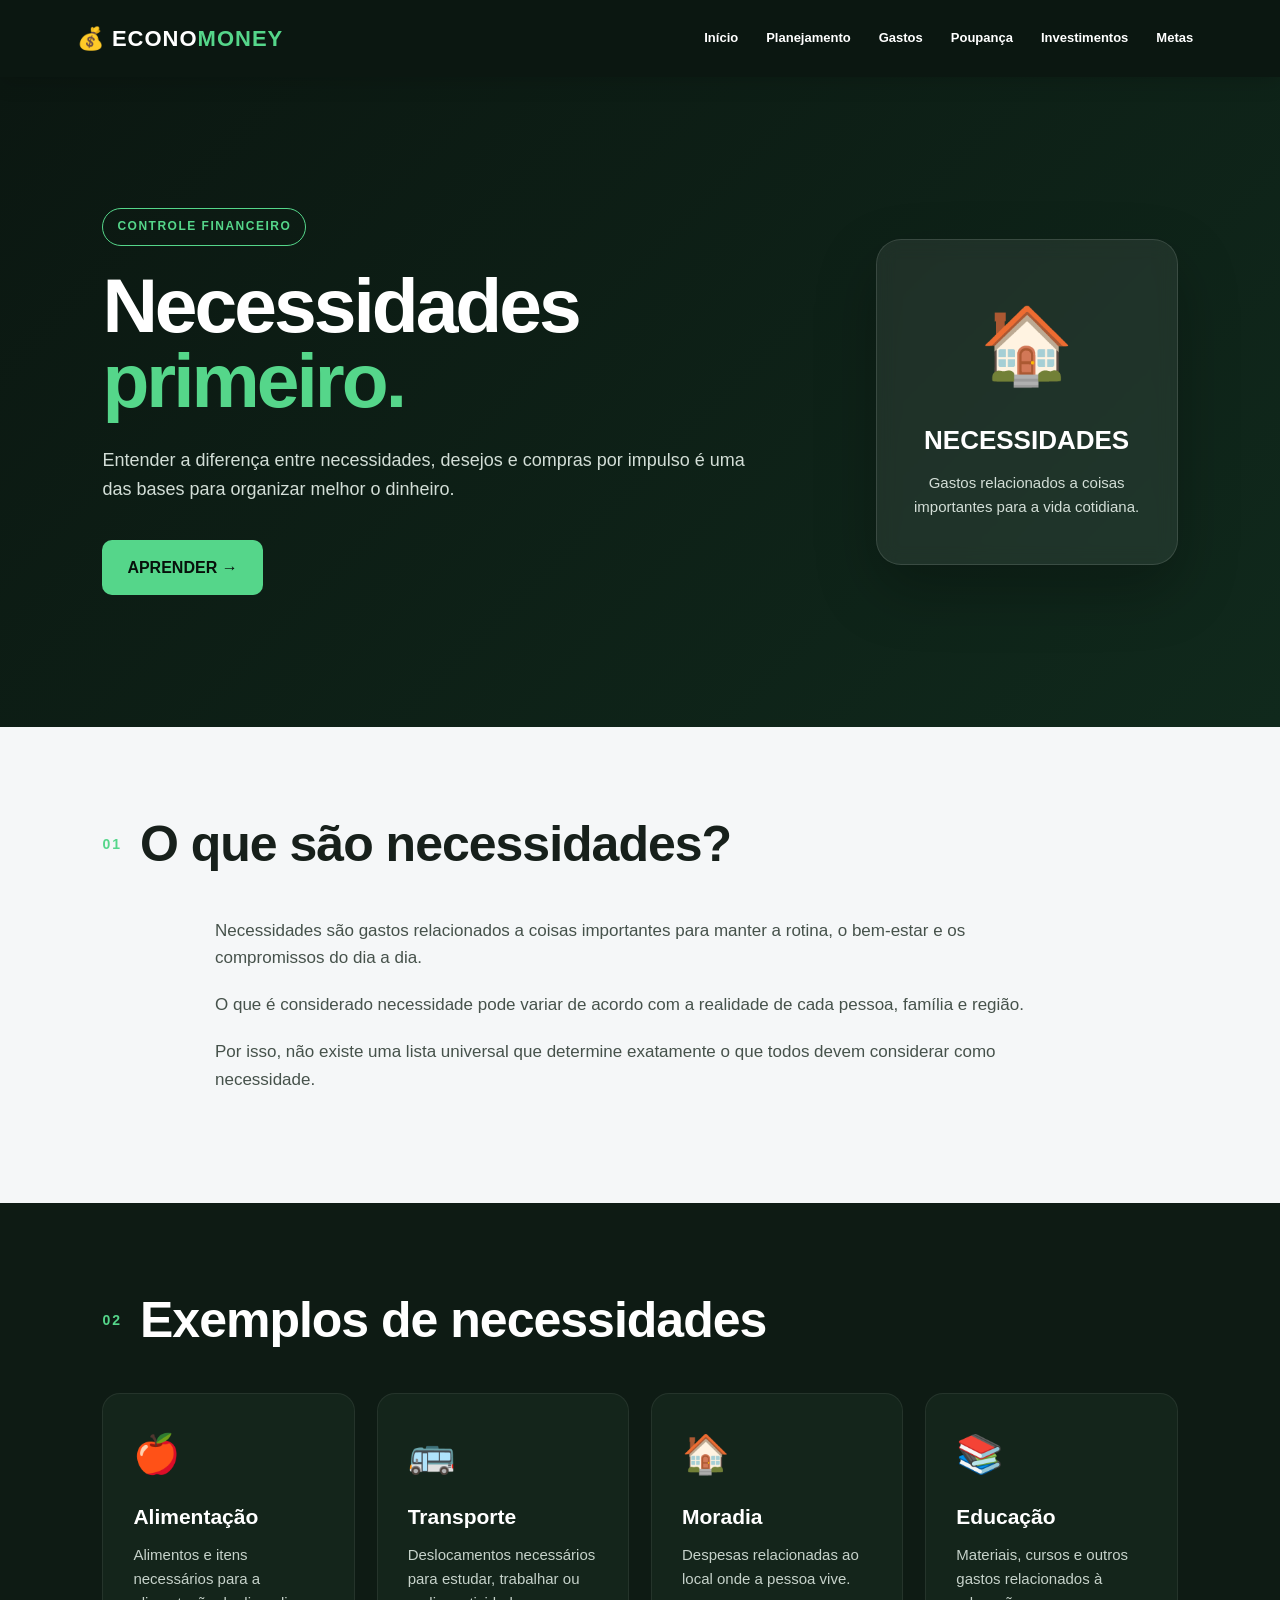
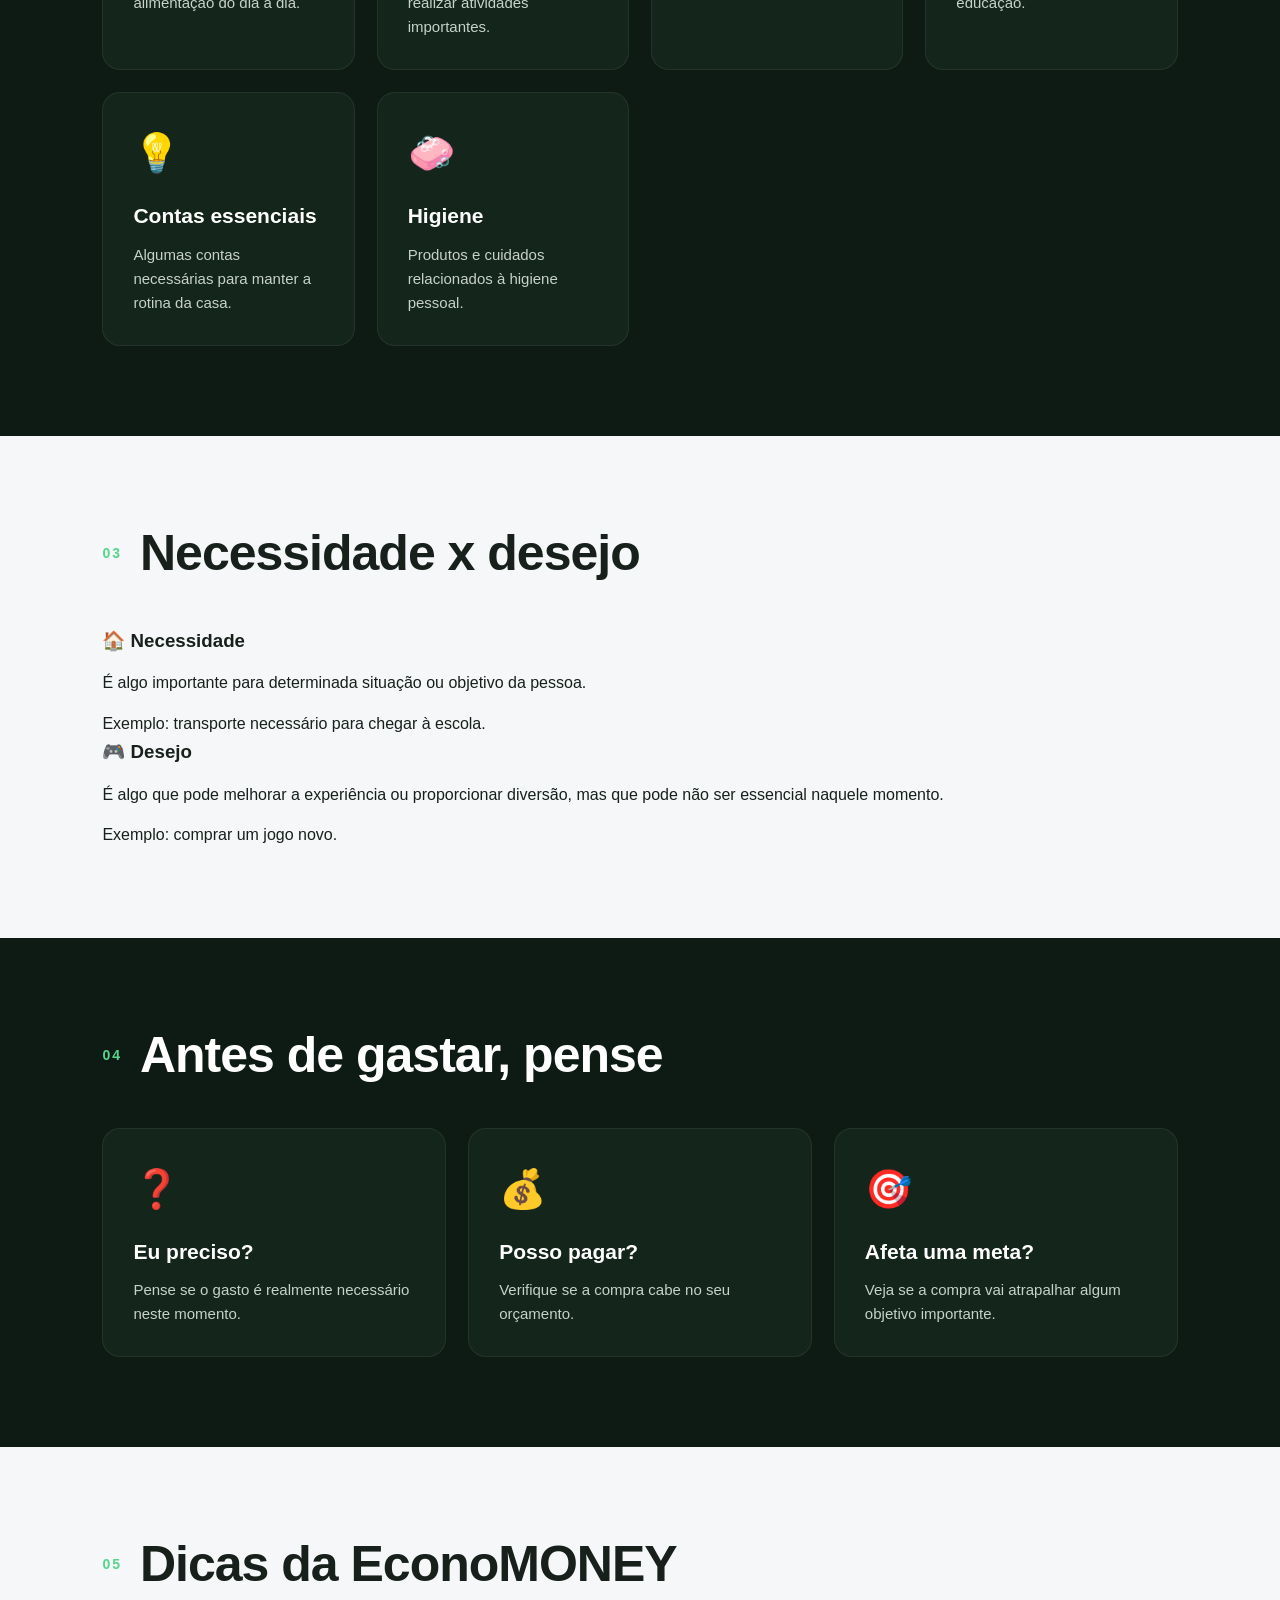
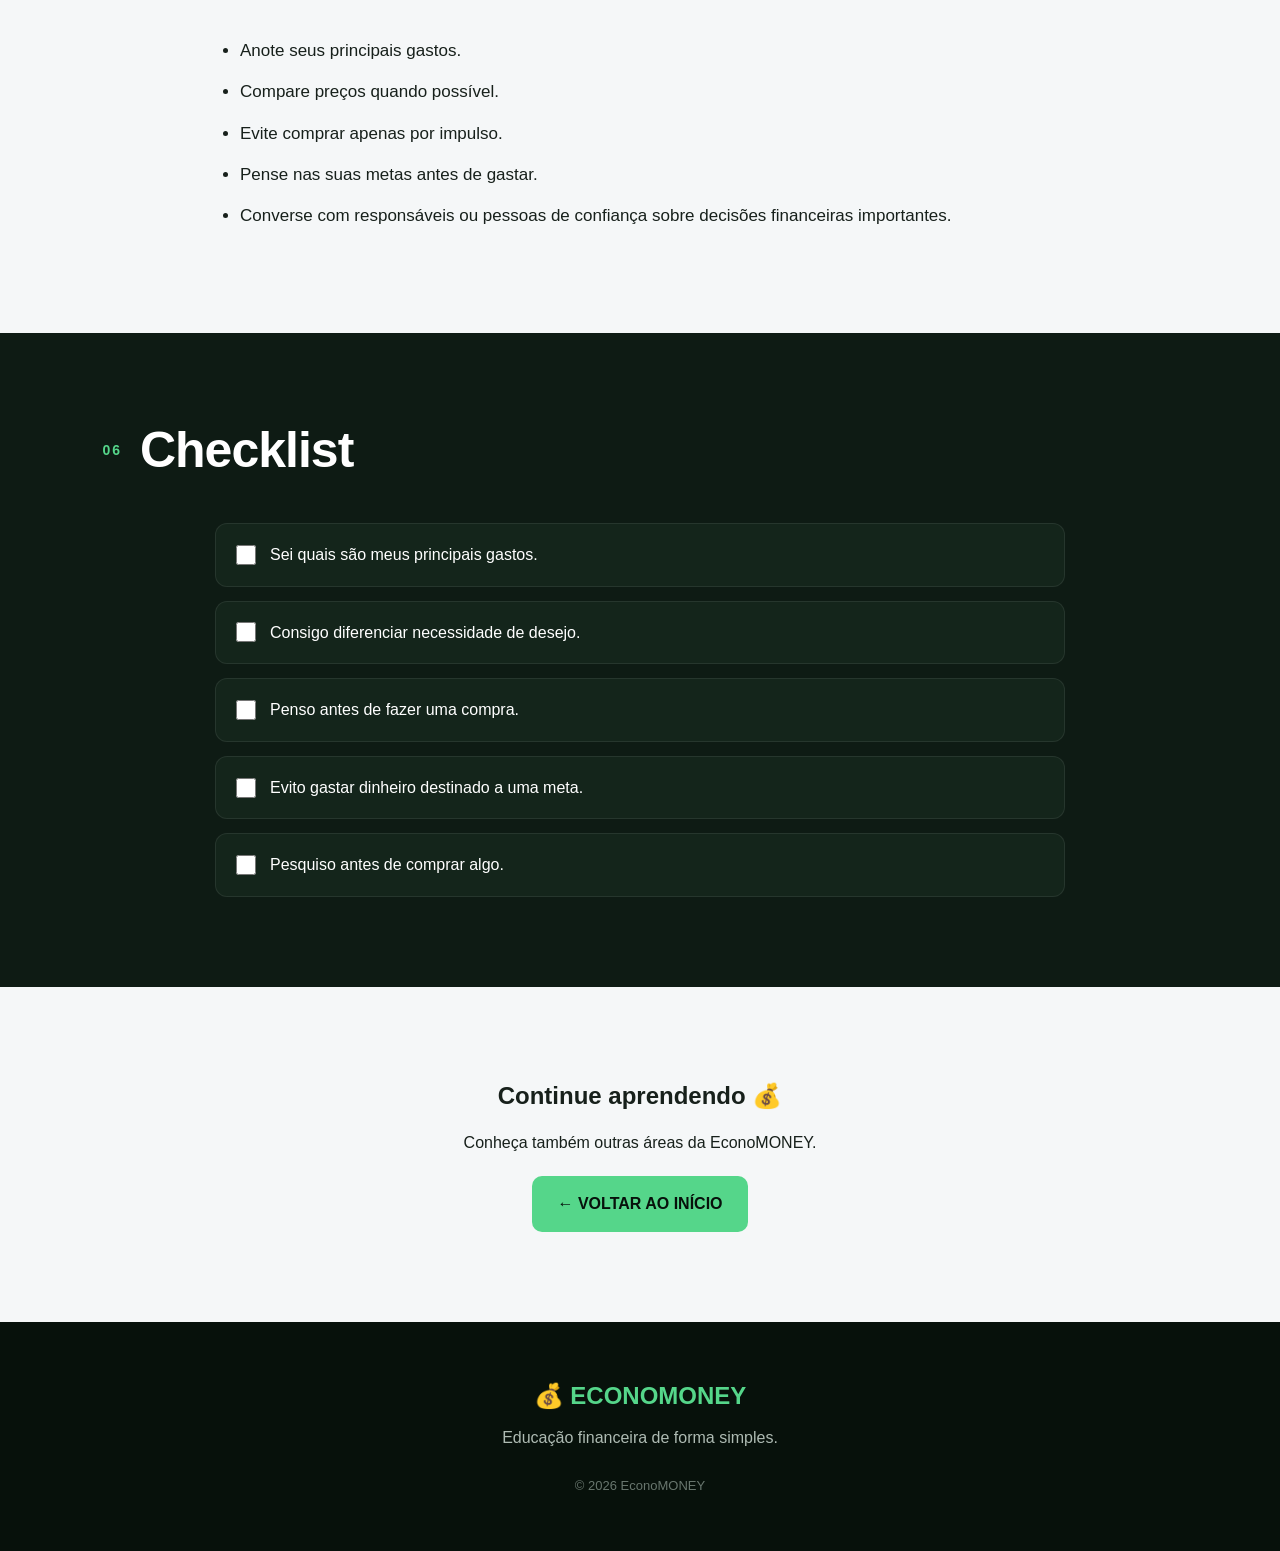
<file: necessidades.html>
<!DOCTYPE html>
<html lang="pt-BR">

<head>

    <meta charset="UTF-8">

    <meta name="viewport"
          content="width=device-width, initial-scale=1.0">

    <title>Necessidades | EconoMONEY</title>

    <link rel="stylesheet" href="style.css">

</head>


<body>


<header>

    <div class="logo">
        💰 ECONO<span>MONEY</span>
    </div>


    <nav>

        <a href="index.html">
            Início
        </a>

        <a href="planejamento.html">
            Planejamento
        </a>

        <a href="gastos.html">
            Gastos
        </a>

        <a href="poupanca.html">
            Poupança
        </a>

        <a href="investimentos.html">
            Investimentos
        </a>

        <a href="metas.html">
            Metas
        </a>

    </nav>

</header>



<main>


<!-- HERO -->

<section class="hero">

    <div class="hero-text">

        <div class="tag">
            CONTROLE FINANCEIRO
        </div>


        <h1>

            Necessidades
            <span>primeiro.</span>

        </h1>


        <p>

            Entender a diferença entre necessidades,
            desejos e compras por impulso é uma das
            bases para organizar melhor o dinheiro.

        </p>


        <a href="#conteudo"
           class="button">

            APRENDER →

        </a>

    </div>



    <div class="hero-card">

        <div class="money-icon">
            🏠
        </div>


        <h2>
            NECESSIDADES
        </h2>


        <p>

            Gastos relacionados a coisas importantes
            para a vida cotidiana.

        </p>

    </div>

</section>



<!-- INTRODUÇÃO -->

<section id="conteudo"
         class="section">


    <div class="section-title">

        <span>01</span>

        <h2>
            O que são necessidades?
        </h2>

    </div>



    <div class="text">

        <p>

            Necessidades são gastos relacionados a
            coisas importantes para manter a rotina,
            o bem-estar e os compromissos do dia a dia.

        </p>


        <p>

            O que é considerado necessidade pode variar
            de acordo com a realidade de cada pessoa,
            família e região.

        </p>


        <p>

            Por isso, não existe uma lista universal que
            determine exatamente o que todos devem
            considerar como necessidade.

        </p>

    </div>

</section>



<!-- EXEMPLOS -->

<section class="section dark">


    <div class="section-title">

        <span>02</span>

        <h2>
            Exemplos de necessidades
        </h2>

    </div>



    <div class="cards">


        <div class="card">

            <div class="icon">
                🍎
            </div>


            <h3>
                Alimentação
            </h3>


            <p>

                Alimentos e itens necessários para
                a alimentação do dia a dia.

            </p>

        </div>



        <div class="card">

            <div class="icon">
                🚌
            </div>


            <h3>
                Transporte
            </h3>


            <p>

                Deslocamentos necessários para estudar,
                trabalhar ou realizar atividades importantes.

            </p>

        </div>



        <div class="card">

            <div class="icon">
                🏠
            </div>


            <h3>
                Moradia
            </h3>


            <p>

                Despesas relacionadas ao local onde
                a pessoa vive.

            </p>

        </div>



        <div class="card">

            <div class="icon">
                📚
            </div>


            <h3>
                Educação
            </h3>


            <p>

                Materiais, cursos e outros gastos
                relacionados à educação.

            </p>

        </div>



        <div class="card">

            <div class="icon">
                💡
            </div>


            <h3>
                Contas essenciais
            </h3>


            <p>

                Algumas contas necessárias para
                manter a rotina da casa.

            </p>

        </div>



        <div class="card">

            <div class="icon">
                🧼
            </div>


            <h3>
                Higiene
            </h3>


            <p>

                Produtos e cuidados relacionados
                à higiene pessoal.

            </p>

        </div>

    </div>

</section>



<!-- NECESSIDADE X DESEJO -->

<section class="section">


    <div class="section-title">

        <span>03</span>

        <h2>
            Necessidade x desejo
        </h2>

    </div>



    <div class="budget-layout">


        <div class="budget-box">

            <h3>
                🏠 Necessidade
            </h3>


            <p style="margin-top:15px">

                É algo importante para determinada
                situação ou objetivo da pessoa.

            </p>


            <p style="margin-top:15px">

                Exemplo: transporte necessário para
                chegar à escola.

            </p>

        </div>



        <div class="budget-box">

            <h3>
                🎮 Desejo
            </h3>


            <p style="margin-top:15px">

                É algo que pode melhorar a experiência
                ou proporcionar diversão, mas que
                pode não ser essencial naquele momento.

            </p>


            <p style="margin-top:15px">

                Exemplo: comprar um jogo novo.

            </p>

        </div>

    </div>

</section>



<!-- PERGUNTAS -->

<section class="section dark">


    <div class="section-title">

        <span>04</span>

        <h2>
            Antes de gastar, pense
        </h2>

    </div>



    <div class="cards">


        <div class="card">

            <div class="icon">
                ❓
            </div>


            <h3>
                Eu preciso?
            </h3>


            <p>

                Pense se o gasto é realmente necessário
                neste momento.

            </p>

        </div>



        <div class="card">

            <div class="icon">
                💰
            </div>


            <h3>
                Posso pagar?
            </h3>


            <p>

                Verifique se a compra cabe no
                seu orçamento.

            </p>

        </div>



        <div class="card">

            <div class="icon">
                🎯
            </div>


            <h3>
                Afeta uma meta?
            </h3>


            <p>

                Veja se a compra vai atrapalhar
                algum objetivo importante.

            </p>

        </div>

    </div>

</section>



<!-- DICAS -->

<section class="section">


    <div class="section-title">

        <span>05</span>

        <h2>
            Dicas da EconoMONEY
        </h2>

    </div>



    <div class="text">

        <ul>

            <li>
                Anote seus principais gastos.
            </li>

            <li>
                Compare preços quando possível.
            </li>

            <li>
                Evite comprar apenas por impulso.
            </li>

            <li>
                Pense nas suas metas antes de gastar.
            </li>

            <li>
                Converse com responsáveis ou pessoas
                de confiança sobre decisões financeiras
                importantes.
            </li>

        </ul>

    </div>

</section>



<!-- CHECKLIST -->

<section class="section dark">


    <div class="section-title">

        <span>06</span>

        <h2>
            Checklist
        </h2>

    </div>



    <div class="checklist">


        <label>

            <input type="checkbox">

            Sei quais são meus principais gastos.

        </label>



        <label>

            <input type="checkbox">

            Consigo diferenciar necessidade de desejo.

        </label>



        <label>

            <input type="checkbox">

            Penso antes de fazer uma compra.

        </label>



        <label>

            <input type="checkbox">

            Evito gastar dinheiro destinado a uma meta.

        </label>



        <label>

            <input type="checkbox">

            Pesquiso antes de comprar algo.

        </label>

    </div>

</section>



<!-- VOLTAR -->

<section class="section"
         style="text-align:center">


    <h2>
        Continue aprendendo 💰
    </h2>


    <p style="margin-top:15px">

        Conheça também outras áreas da
        EconoMONEY.

    </p>


    <a href="index.html"
       class="button">

        ← VOLTAR AO INÍCIO

    </a>

</section>


</main>



<footer>

    <h2>
        💰 ECONOMONEY
    </h2>


    <p>

        Educação financeira de forma simples.

    </p>


    <p class="copyright">

        © 2026 EconoMONEY

    </p>

</footer>



</body>

</html>
</file>
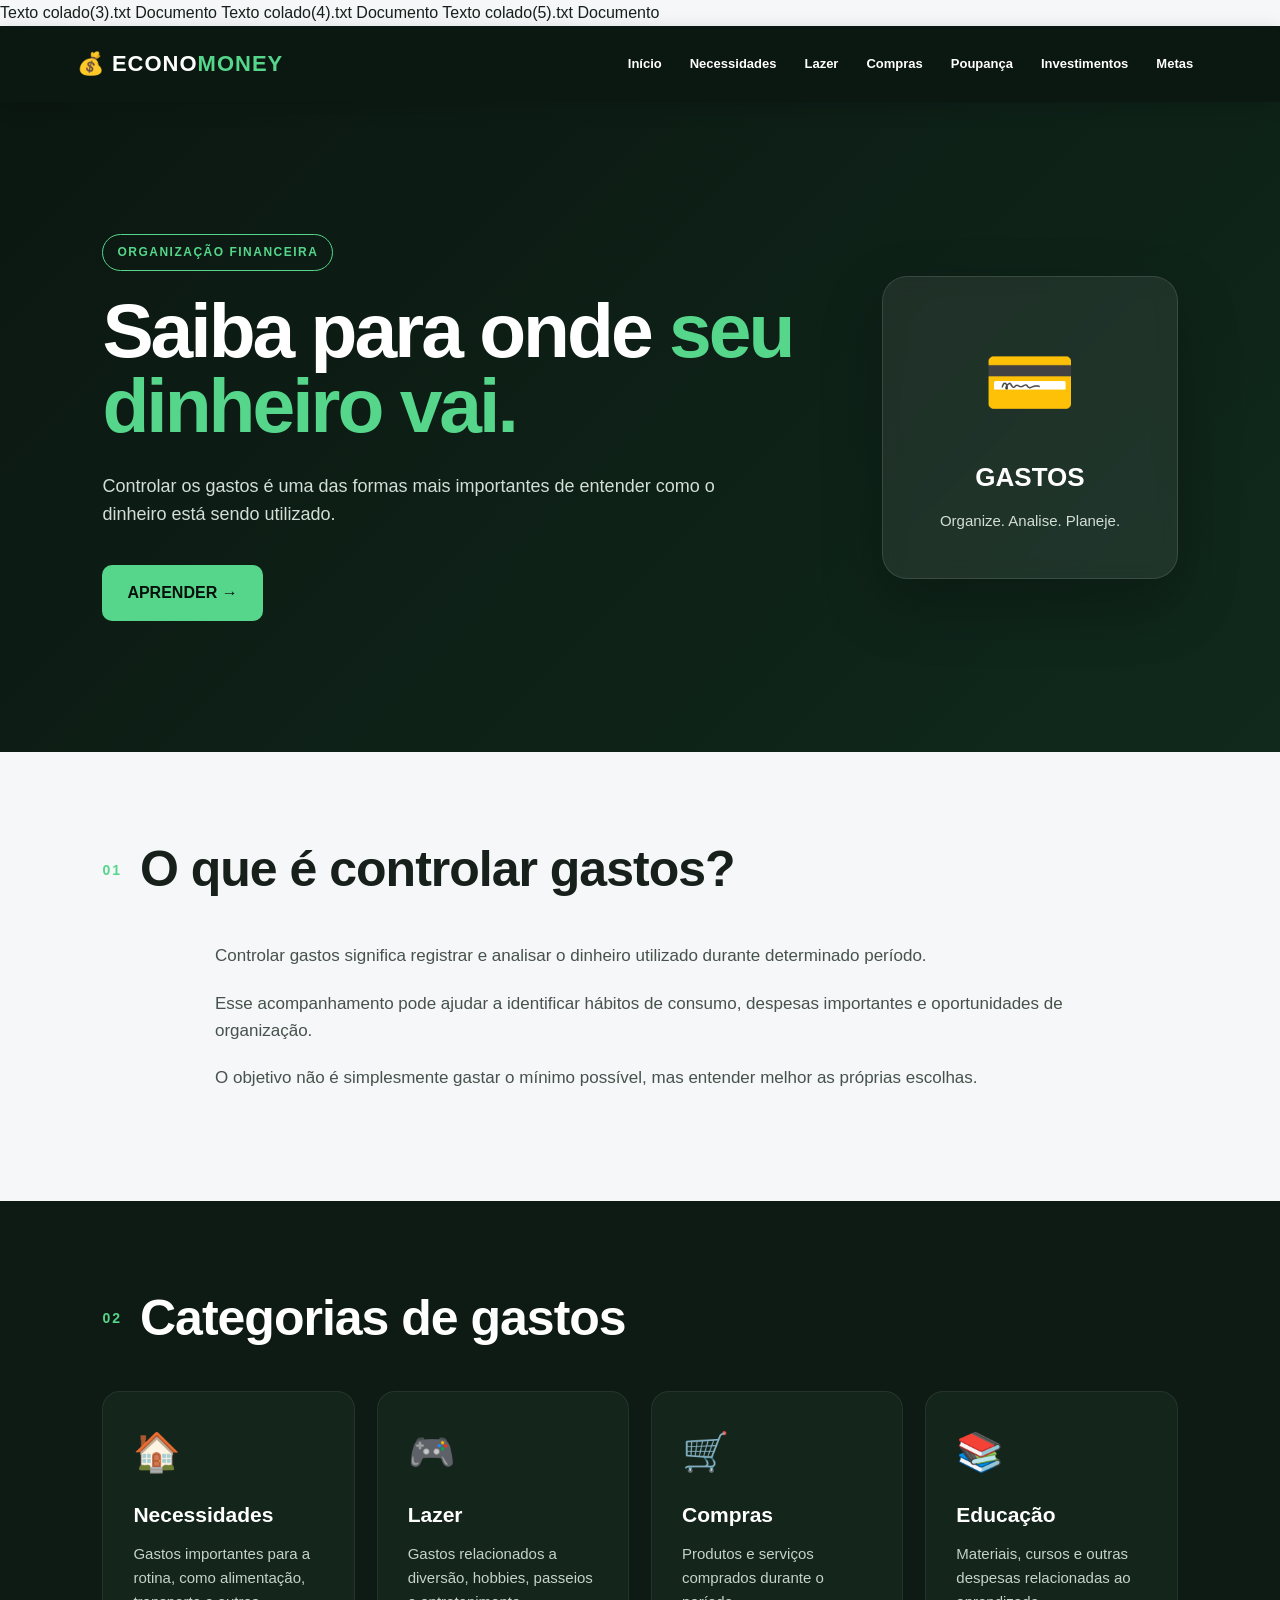
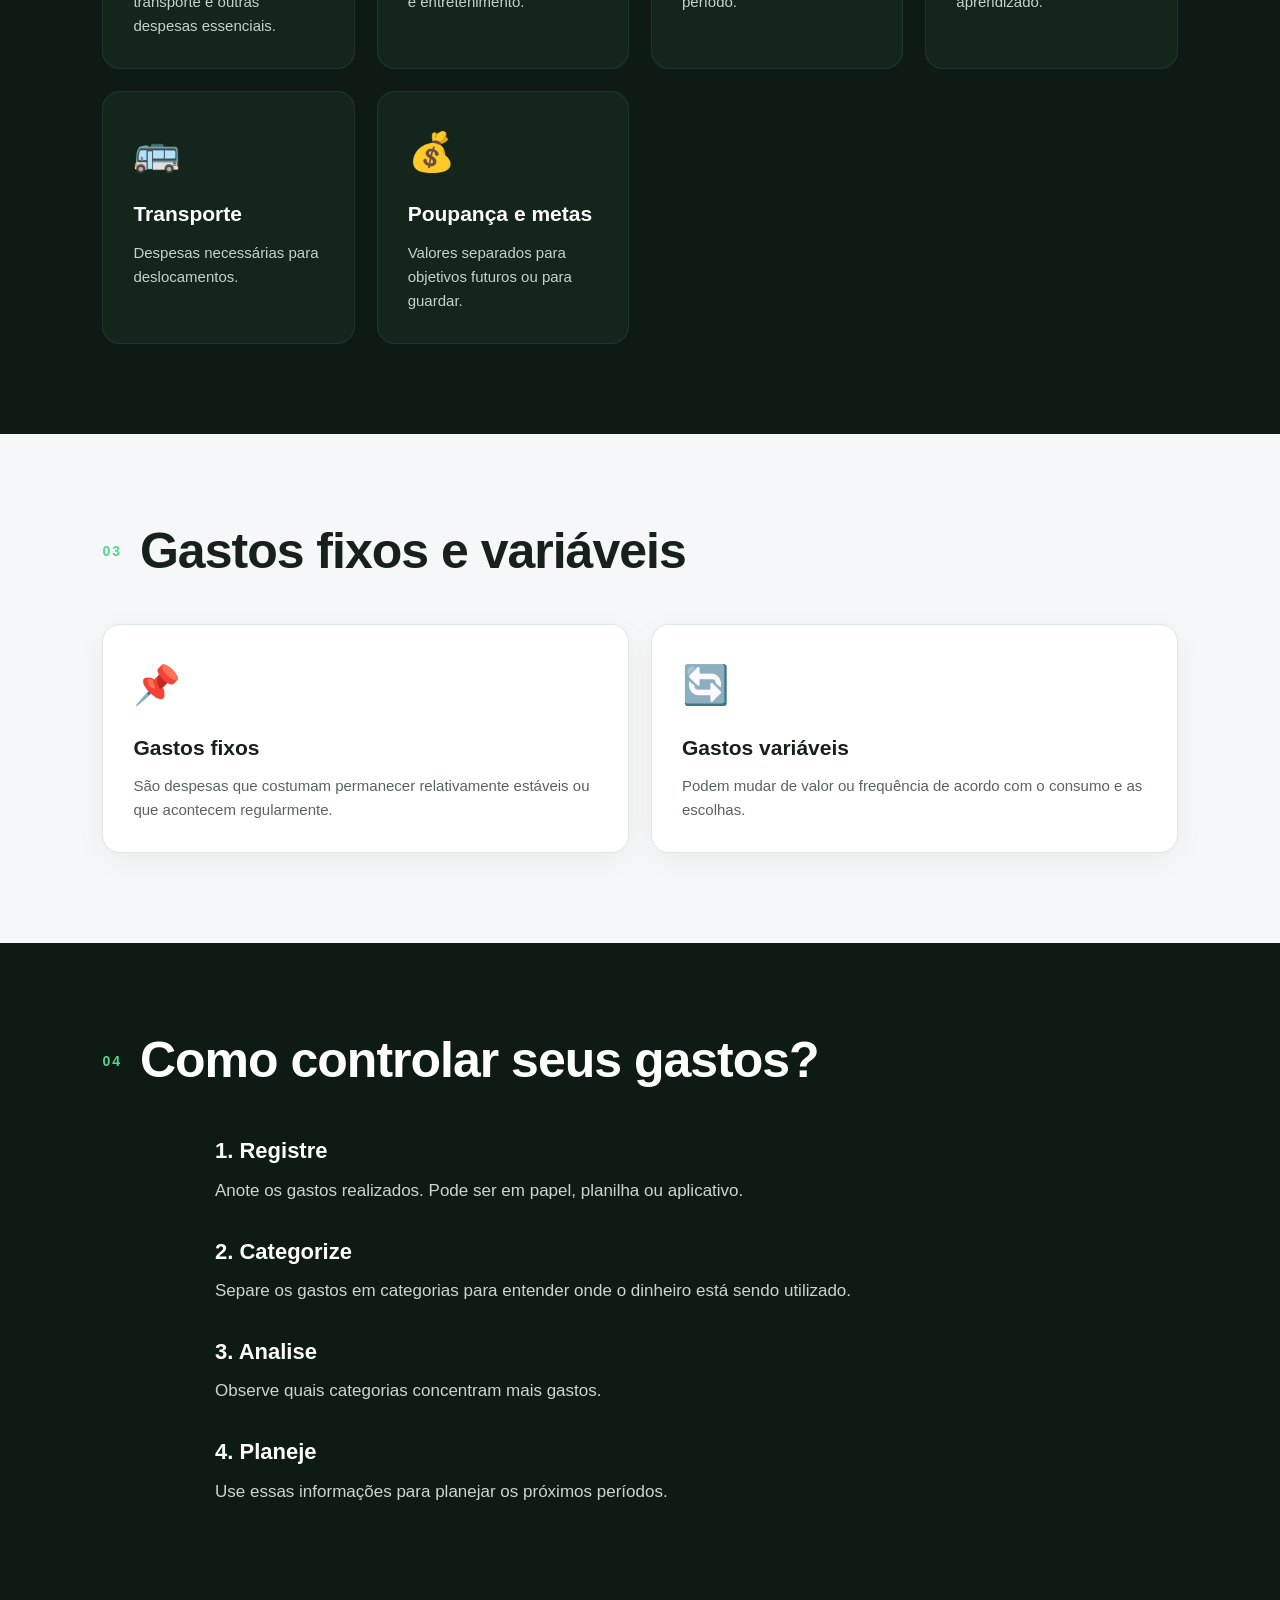
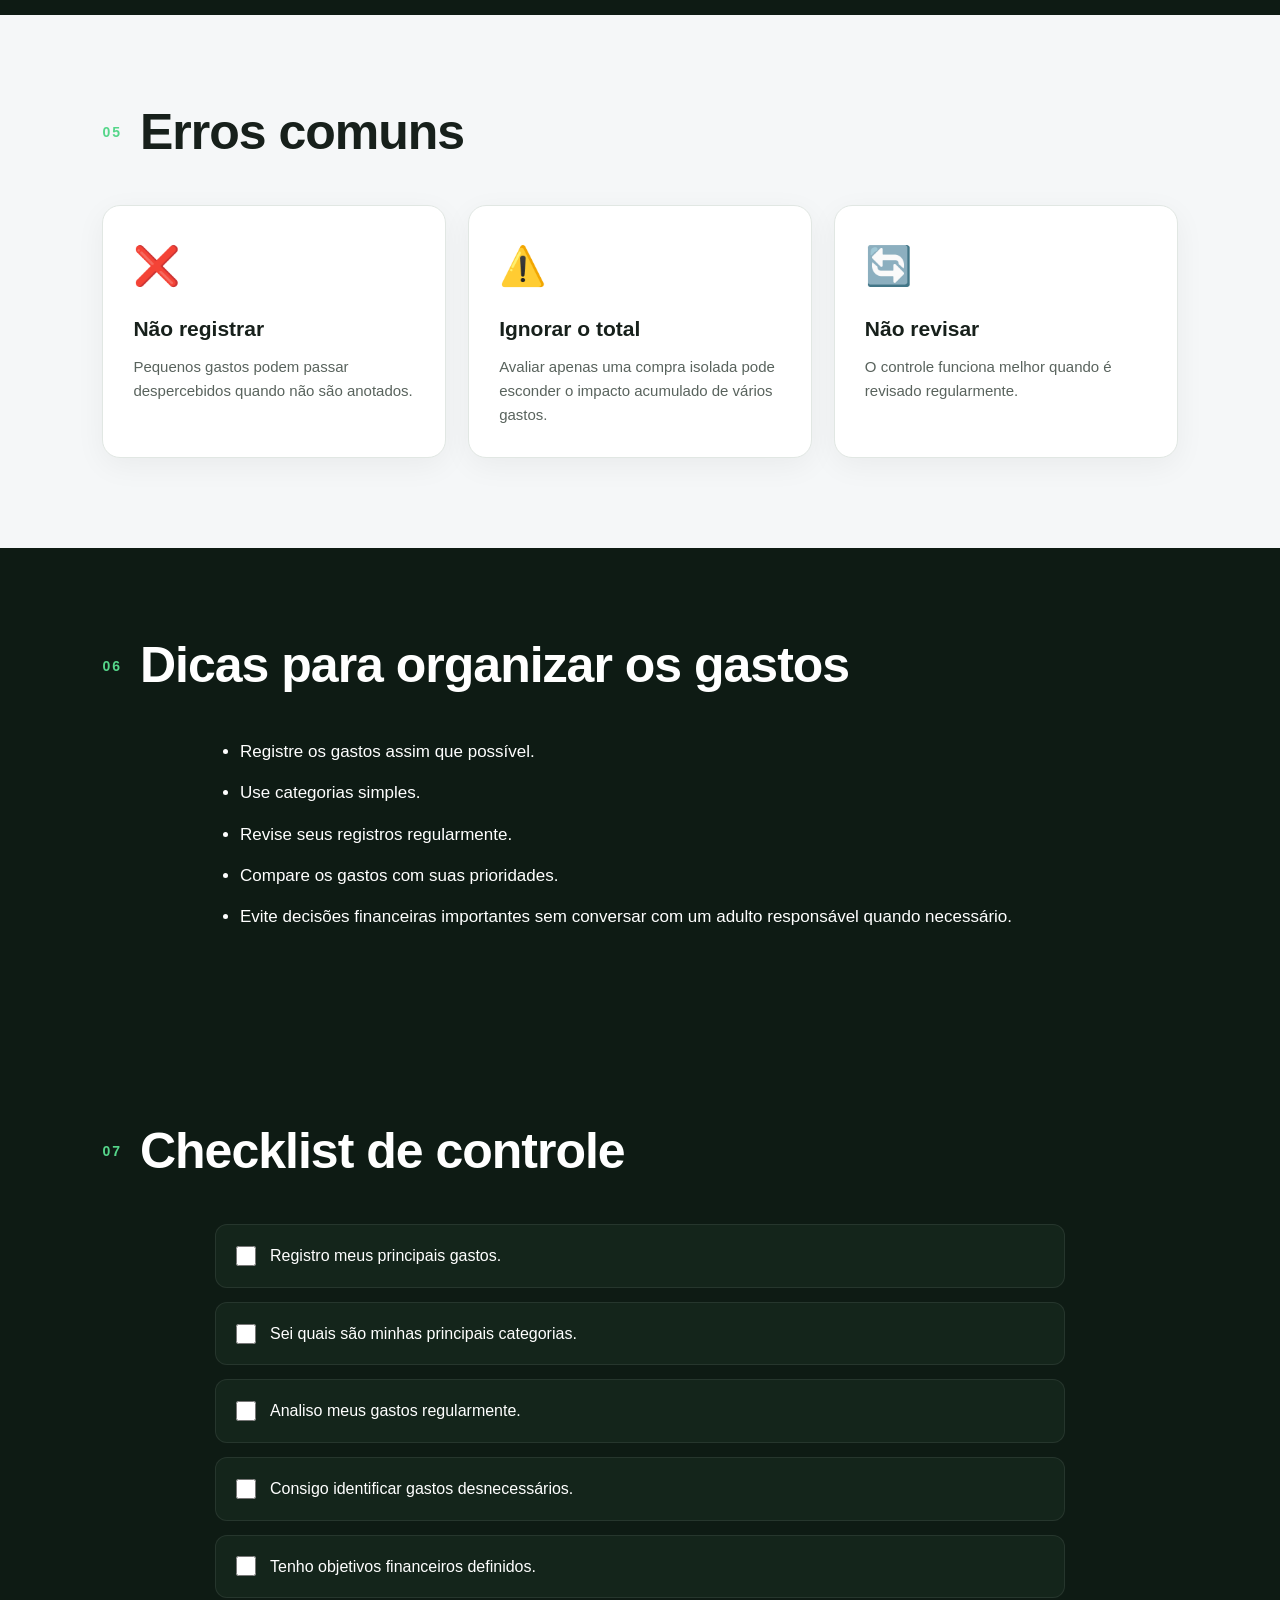
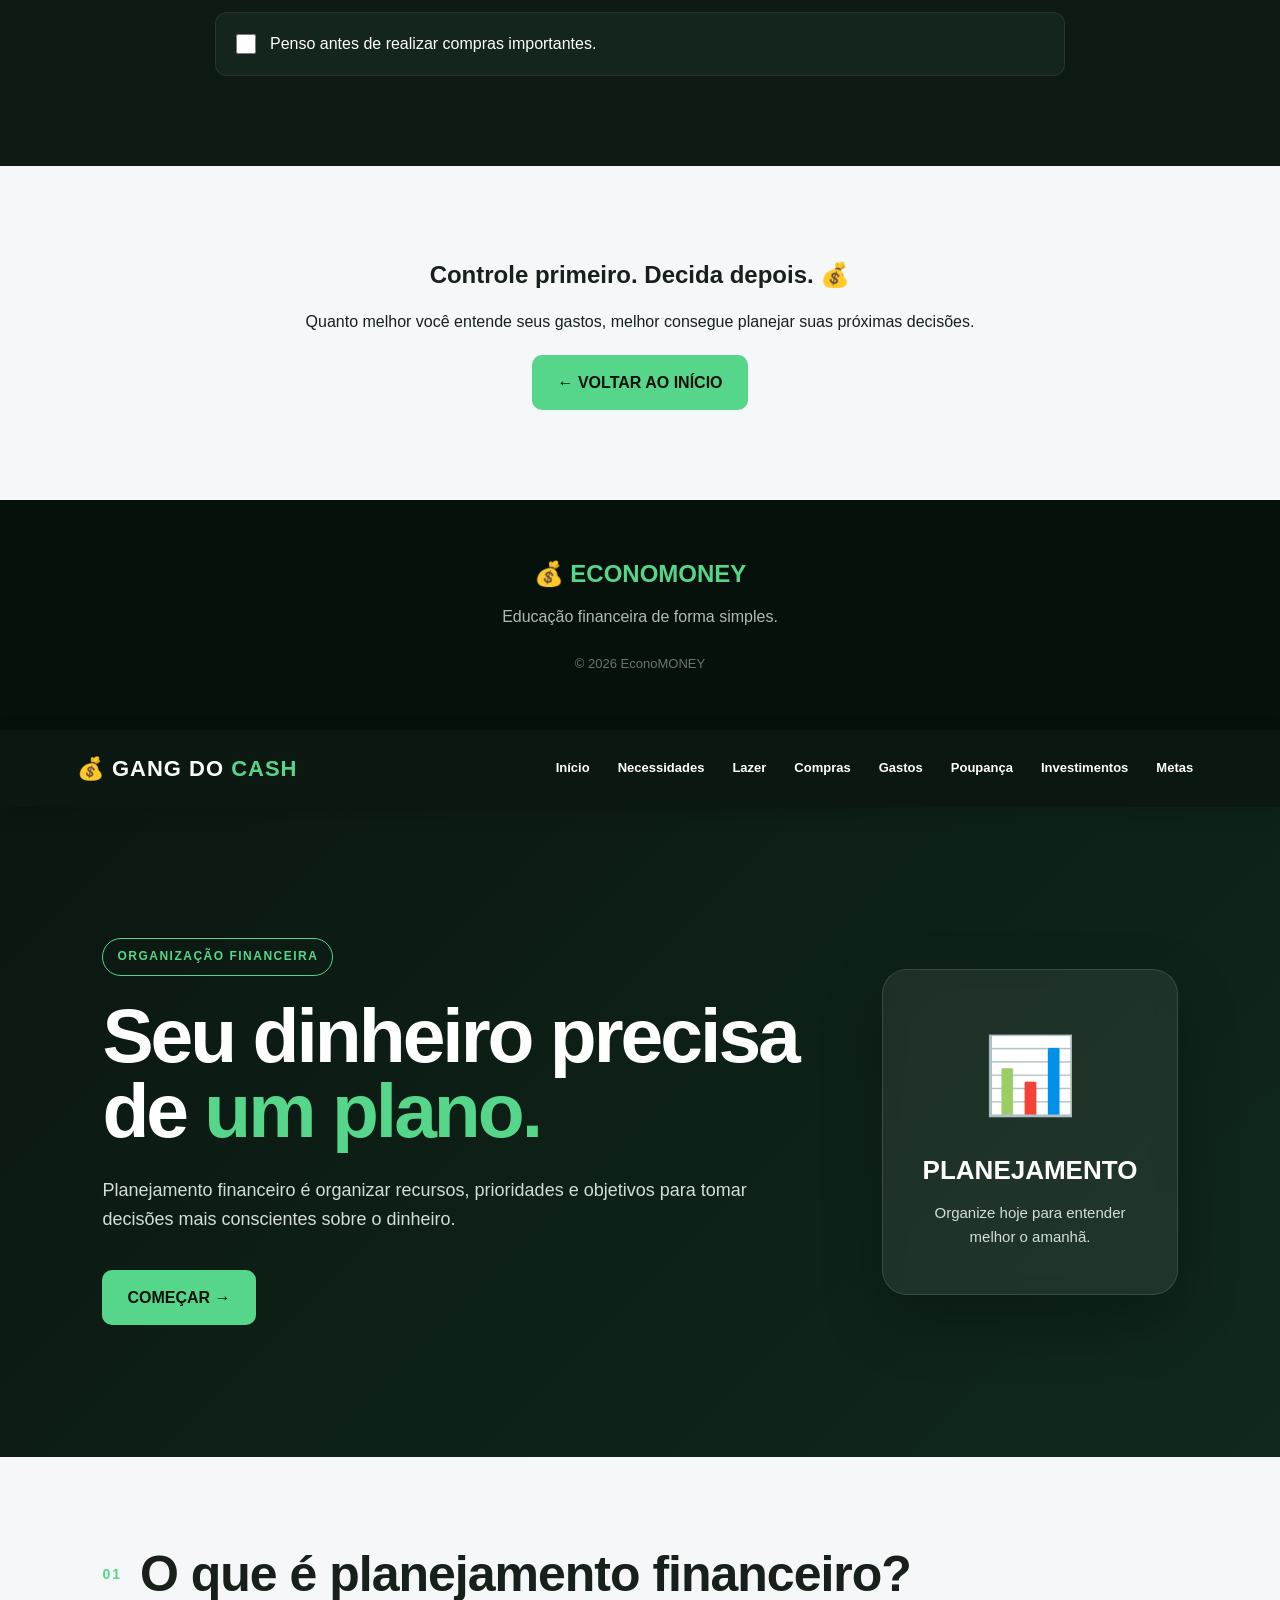
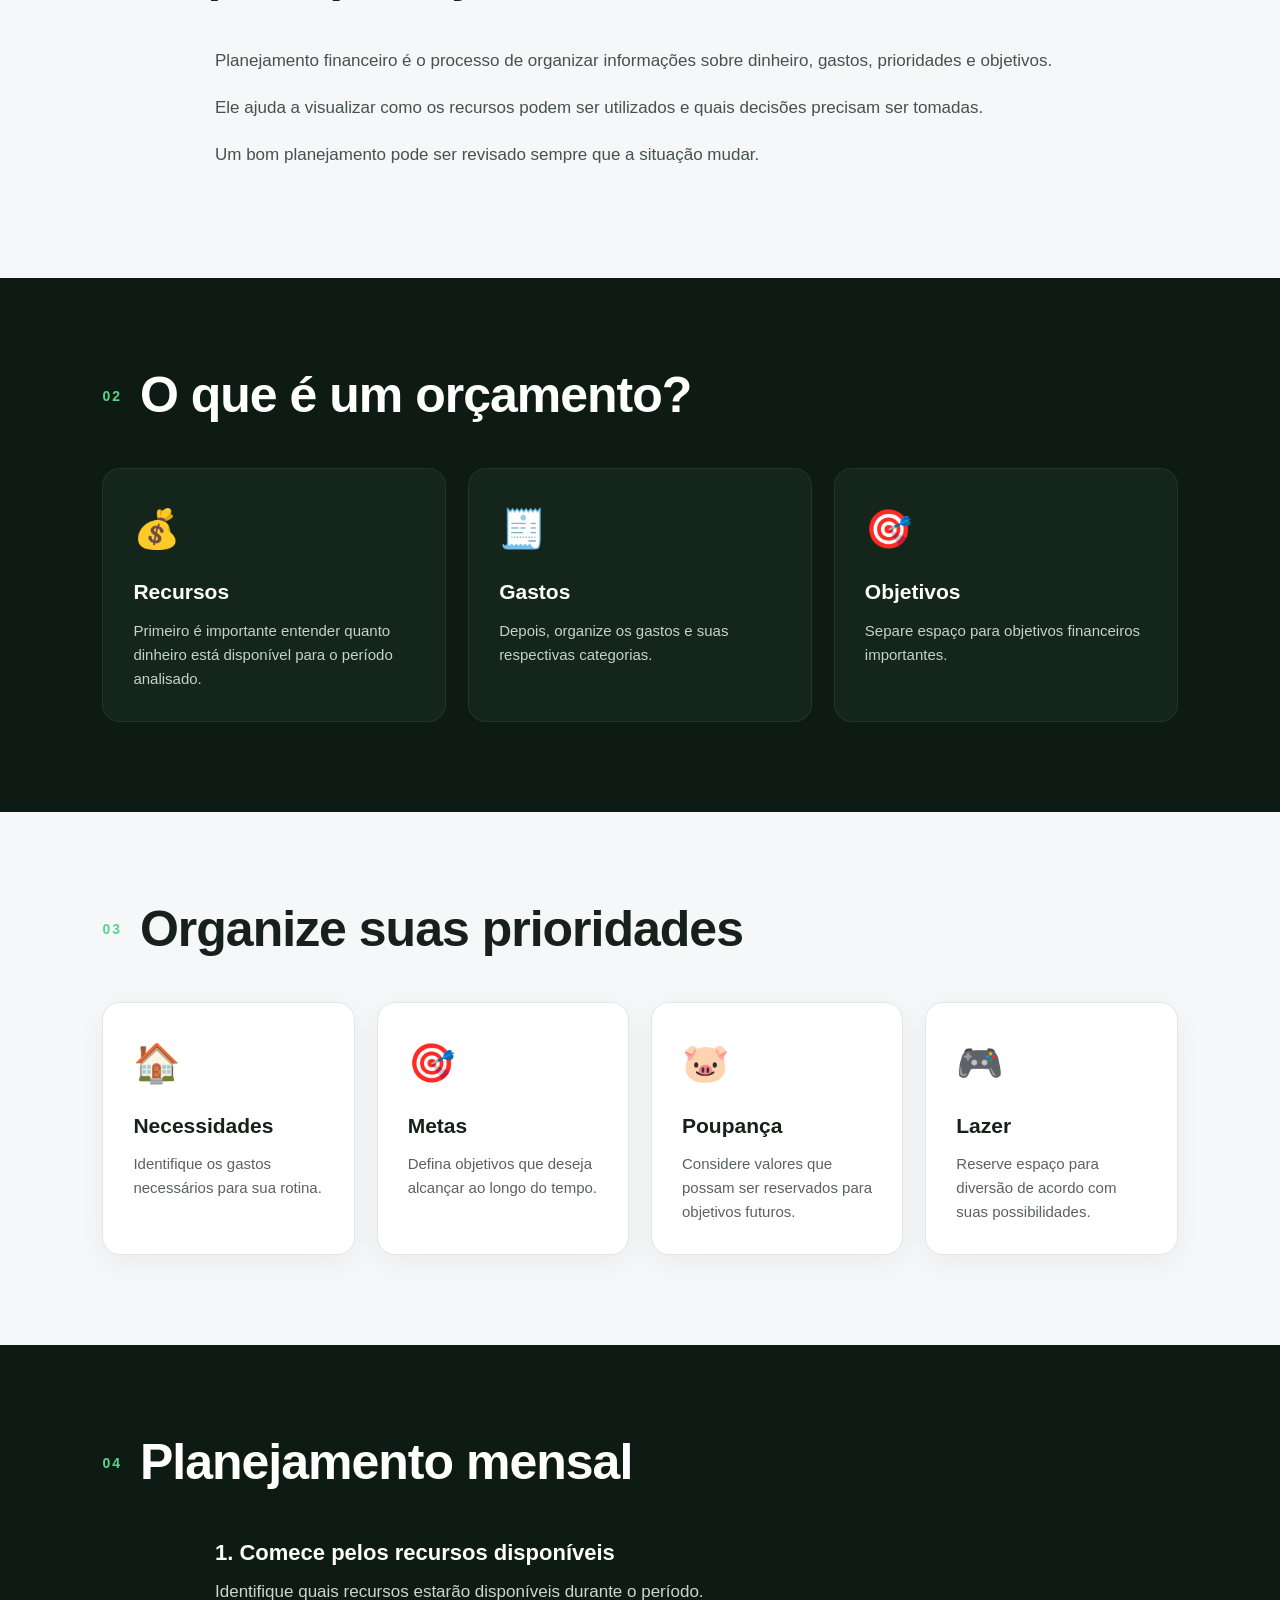
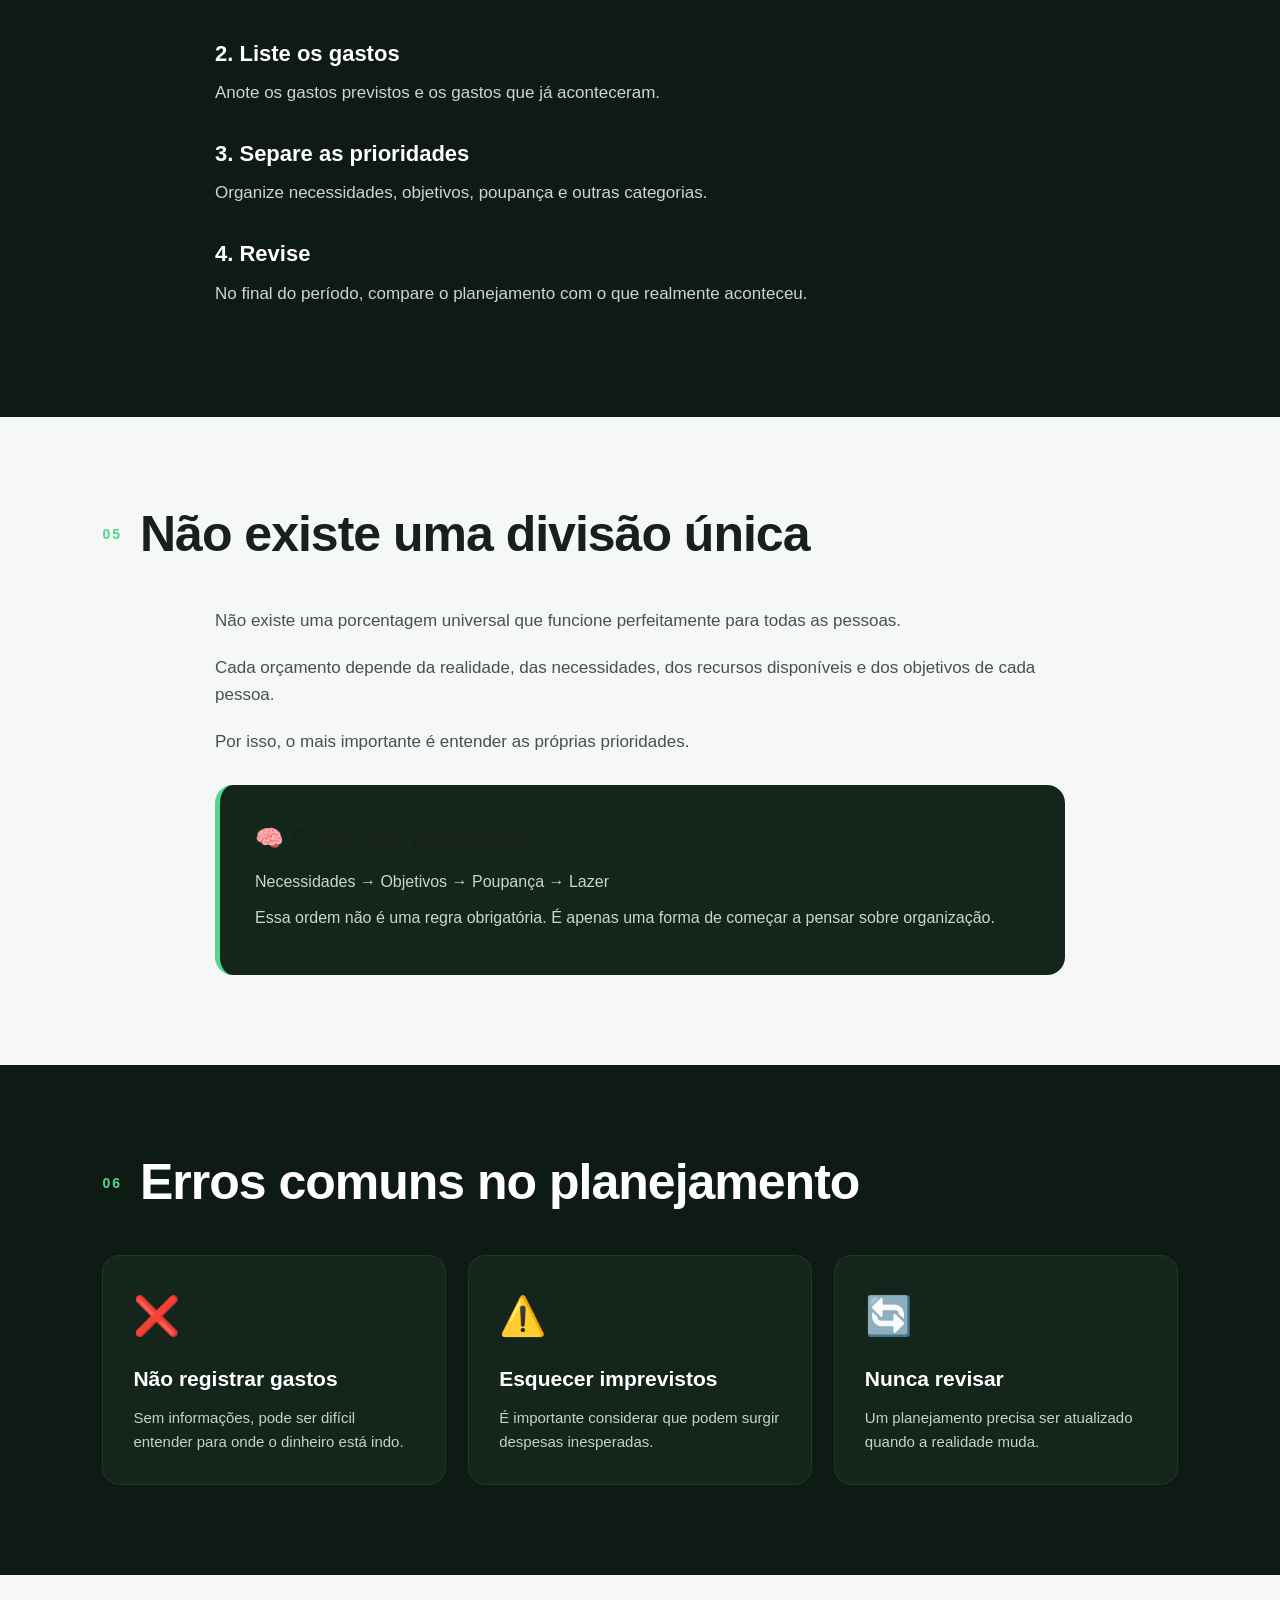
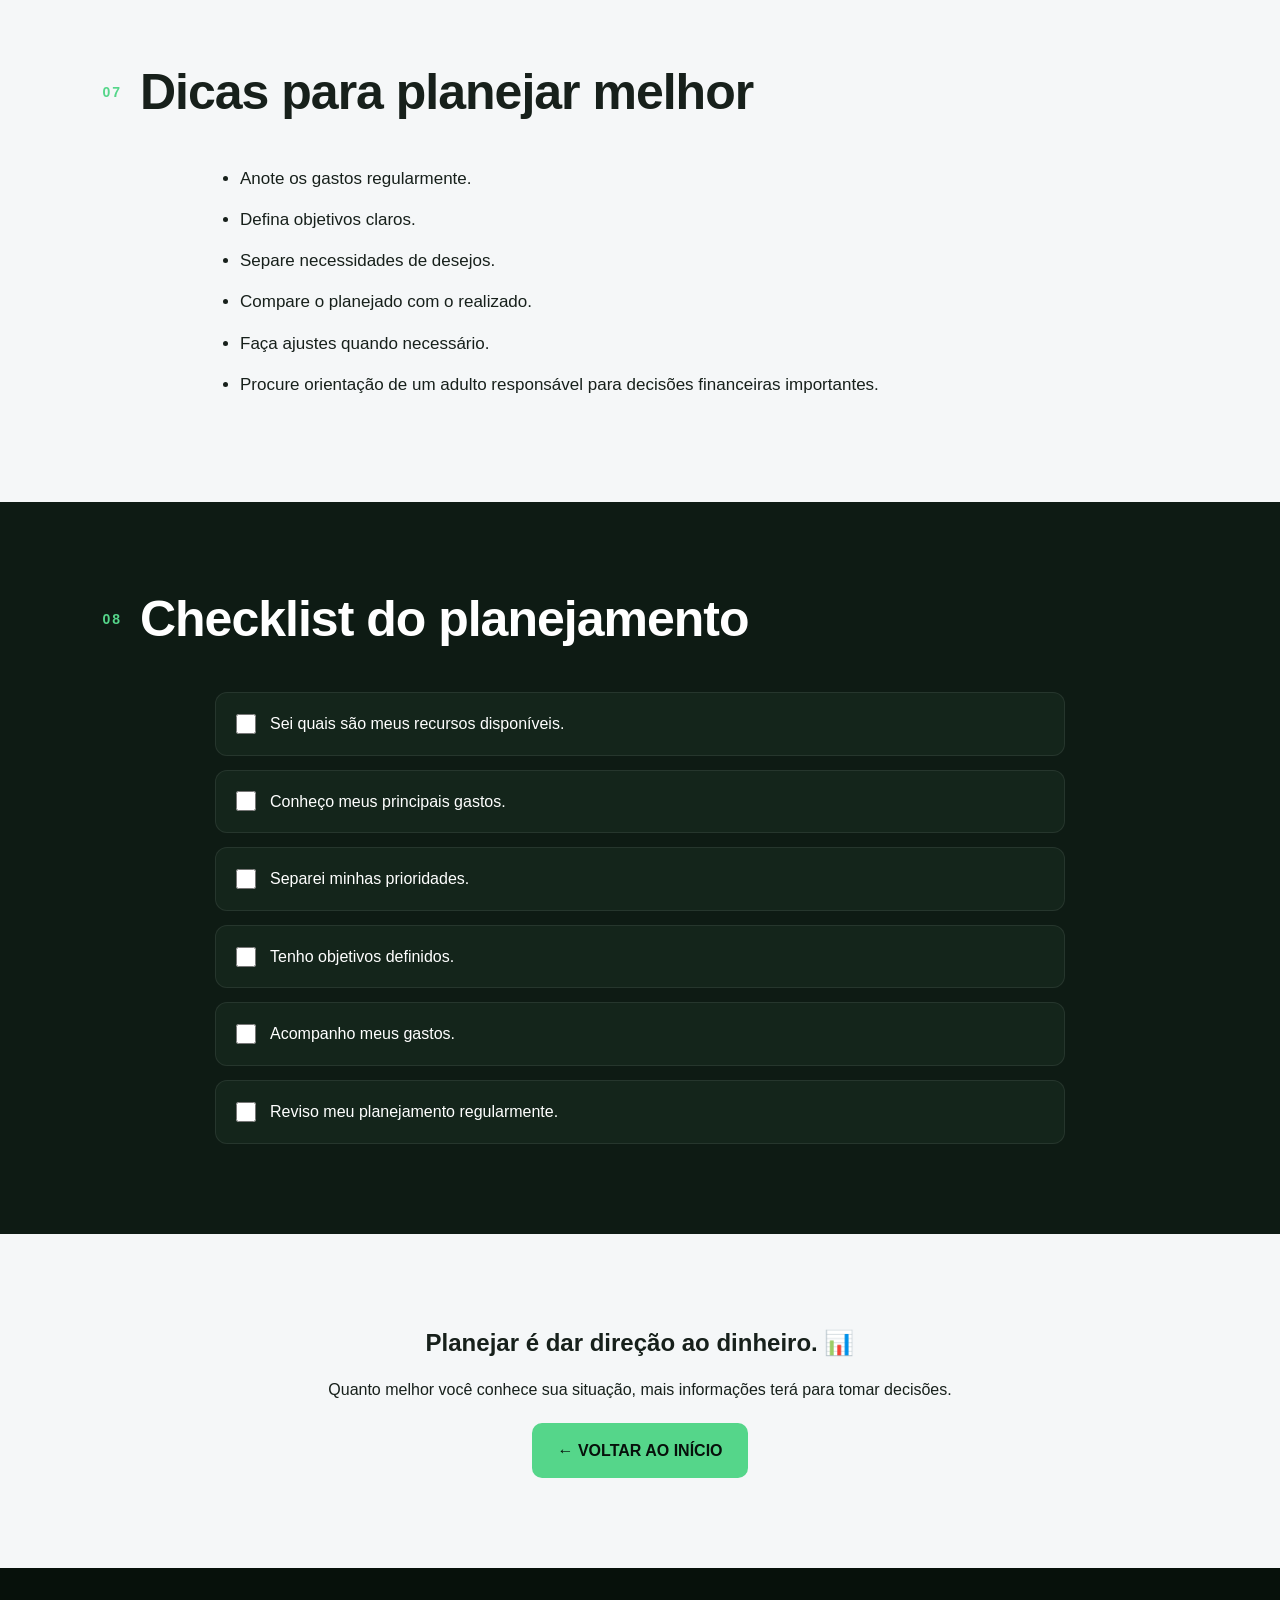
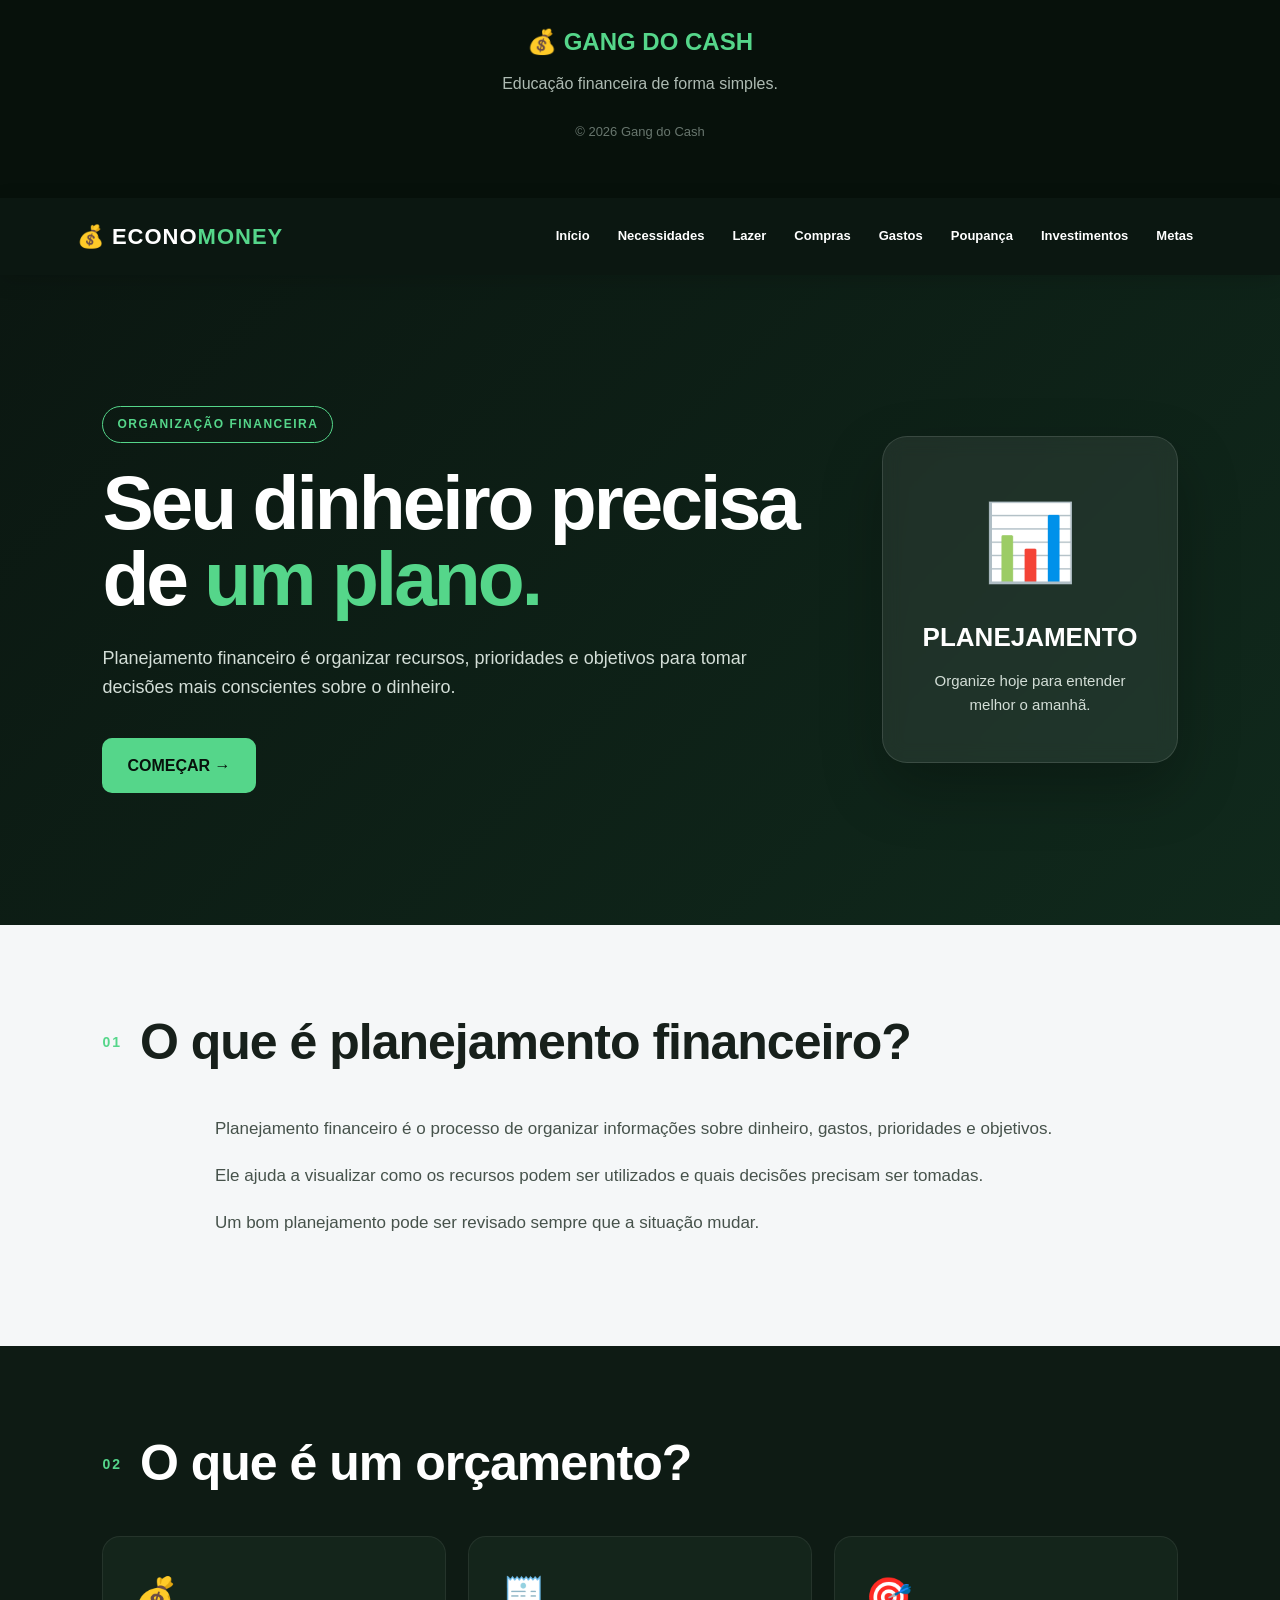
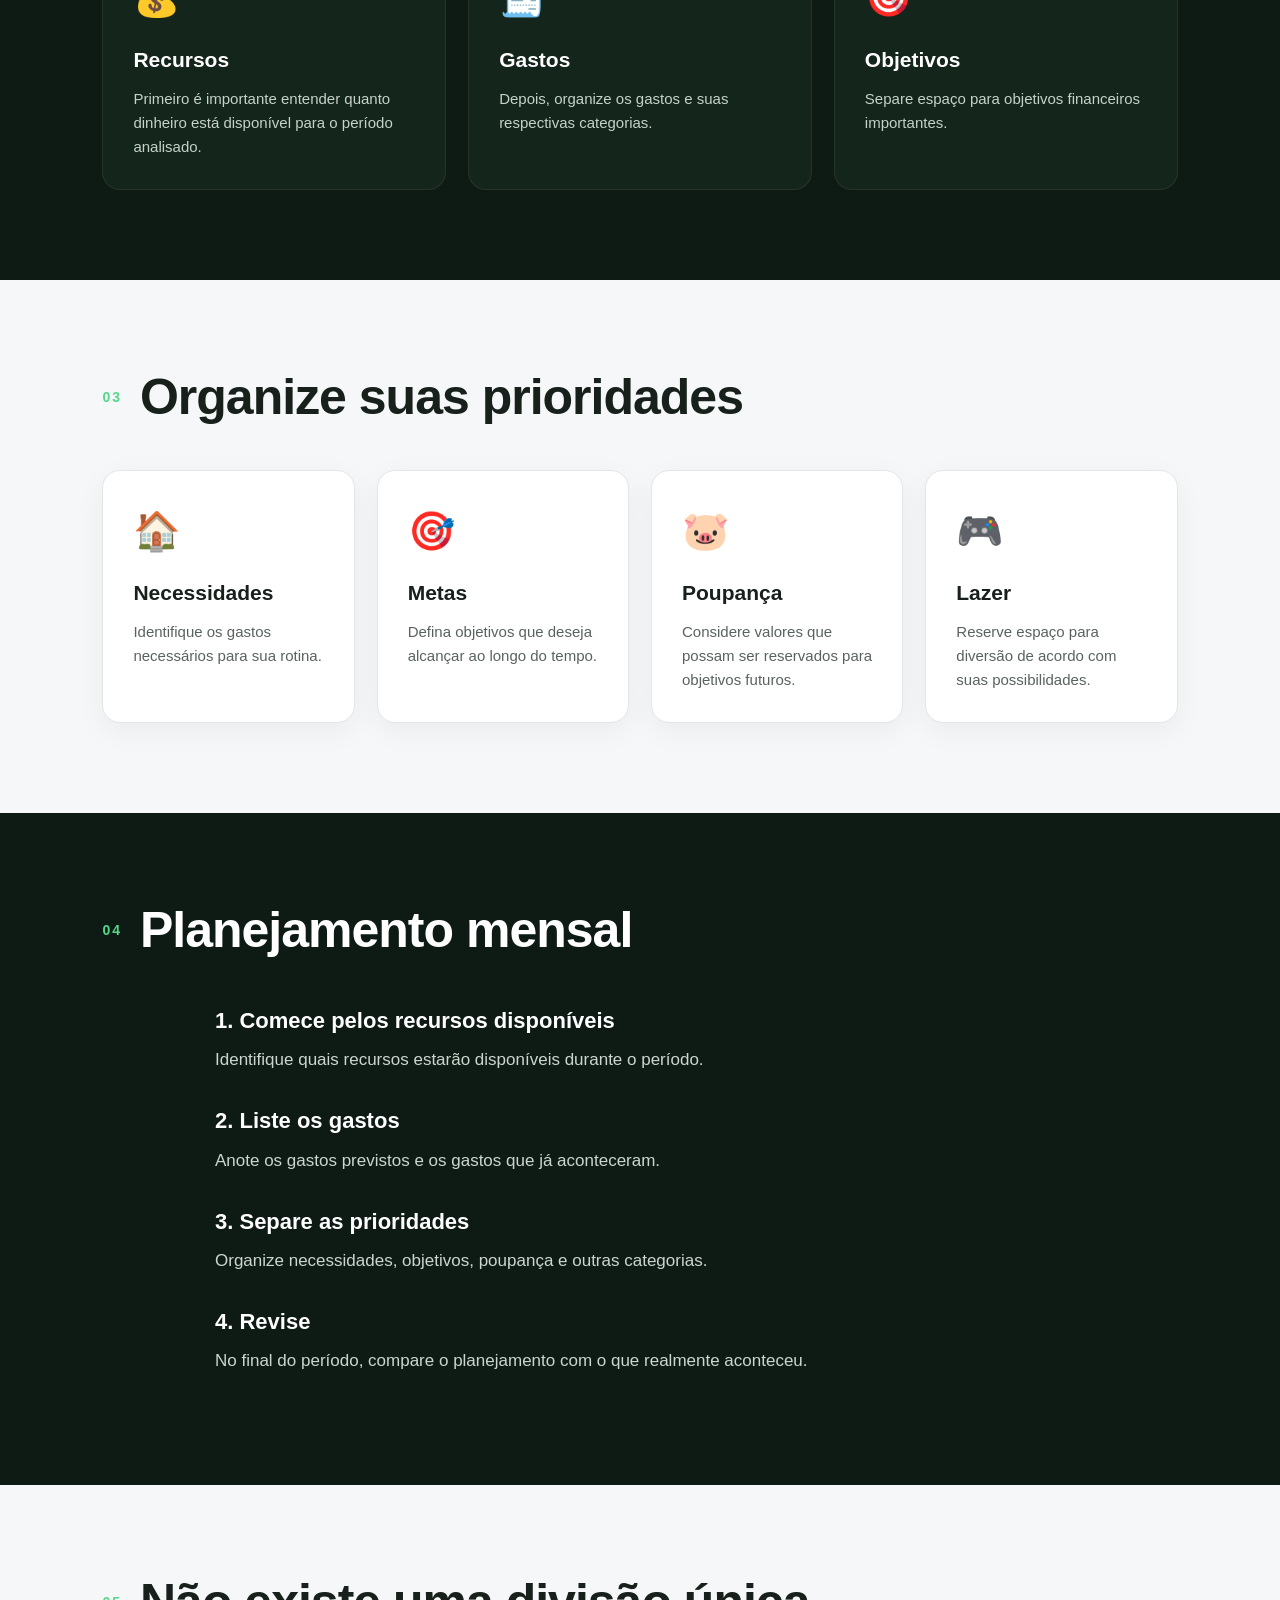
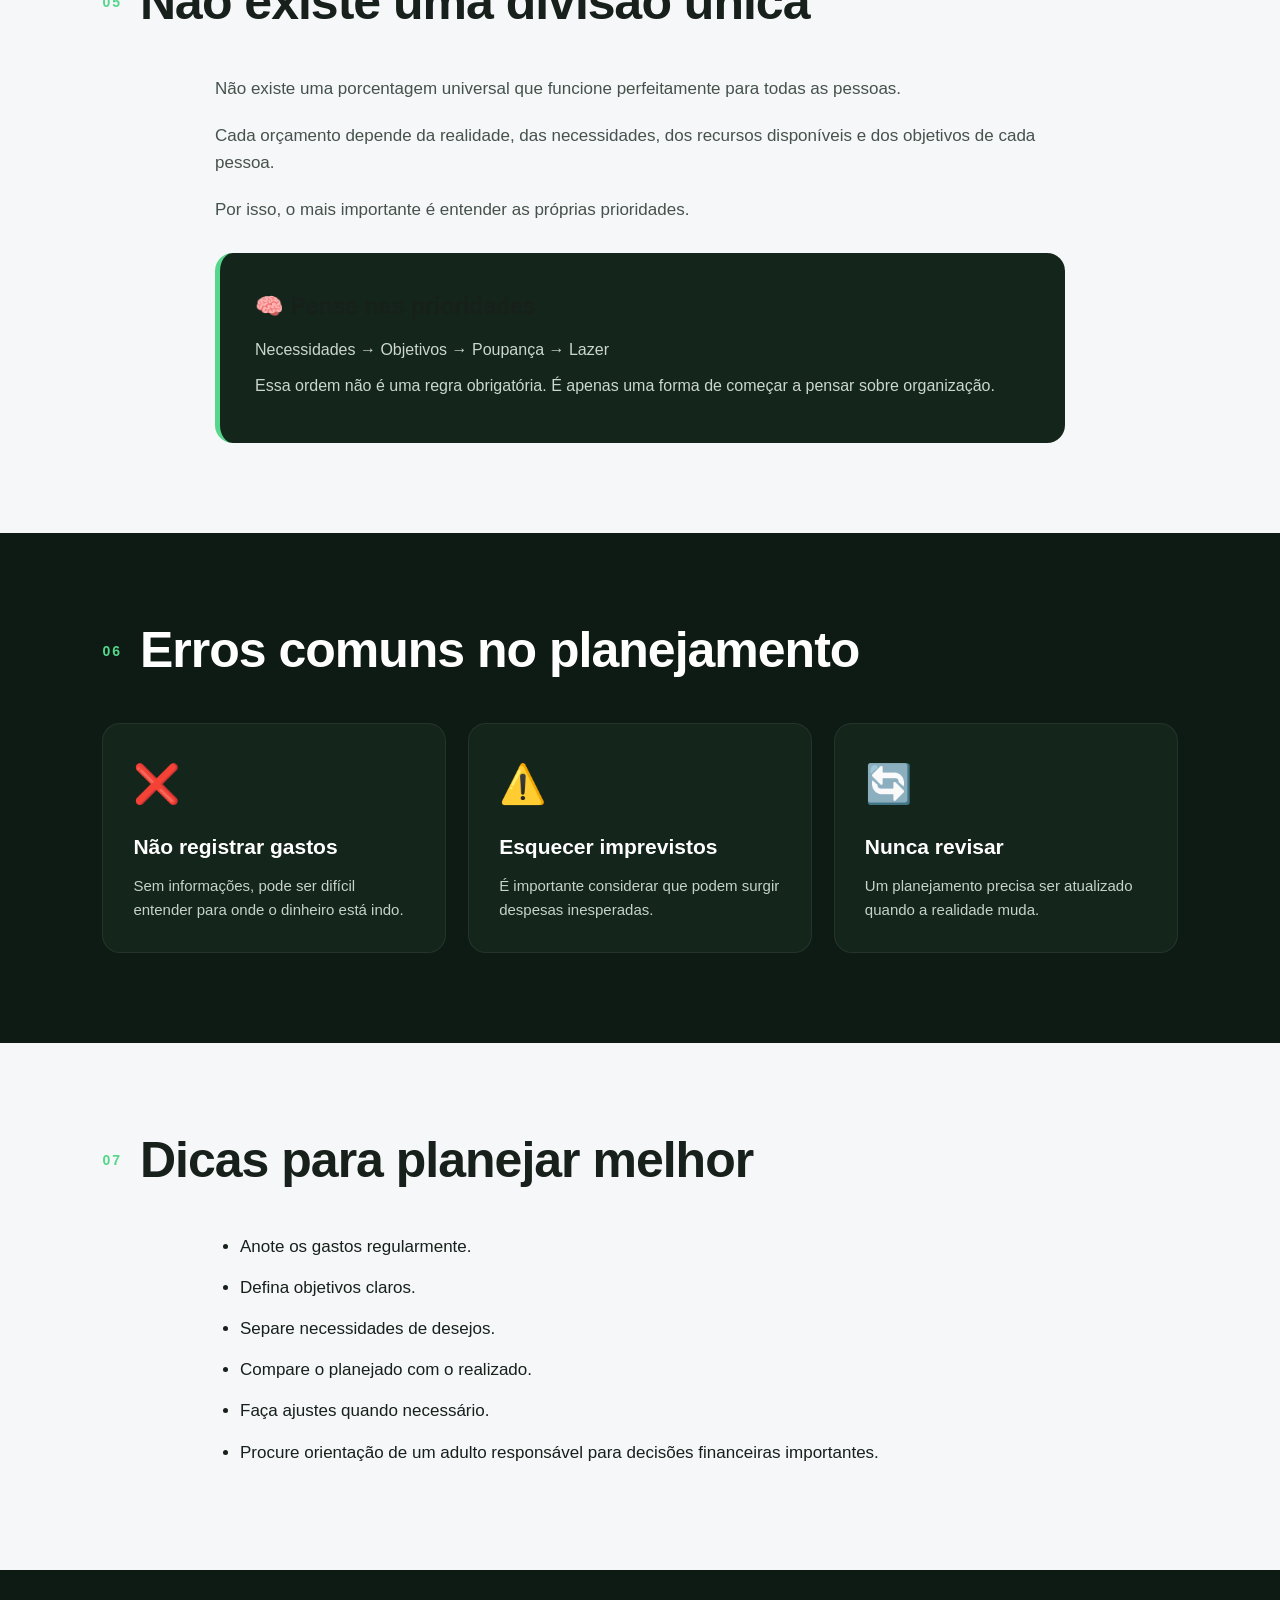
<file: planejamento.html>
Texto colado(3).txt
Documento
Texto colado(4).txt
Documento
Texto colado(5).txt
Documento
<!DOCTYPE html>
<html lang="pt-BR">

<head>

    <meta charset="UTF-8">
    <meta name="viewport" content="width=device-width, initial-scale=1.0">

    <title>Controle de Gastos | EconoMONEY</title>

    <link rel="stylesheet" href="style.css">

</head>

<body>

<header>

    <div class="logo">
        💰 ECONO<span>MONEY</span>
    </div>

    <nav>
        <a href="index.html">Início</a>
        <a href="necessidades.html">Necessidades</a>
        <a href="lazer.html">Lazer</a>
        <a href="compras.html">Compras</a>
        <a href="poupanca.html">Poupança</a>
        <a href="investimentos.html">Investimentos</a>
        <a href="metas.html">Metas</a>
    </nav>

</header>


<main>

    <!-- HERO -->

    <section class="hero">

        <div class="hero-text">

            <div class="tag">
                ORGANIZAÇÃO FINANCEIRA
            </div>

            <h1>
                Saiba para onde
                <span>seu dinheiro vai.</span>
            </h1>

            <p>
                Controlar os gastos é uma das formas mais
                importantes de entender como o dinheiro está
                sendo utilizado.
            </p>

            <a href="#conteudo" class="button">
                APRENDER →
            </a>

        </div>


        <div class="hero-card">

            <div class="money-icon">
                💳
            </div>

            <h2>
                GASTOS
            </h2>

            <p>
                Organize. Analise. Planeje.
            </p>

        </div>

    </section>


    <!-- INTRODUÇÃO -->

    <section id="conteudo" class="section">

        <div class="section-title">

            <span>01</span>

            <h2>
                O que é controlar gastos?
            </h2>

        </div>

        <div class="text">

            <p>
                Controlar gastos significa registrar e analisar
                o dinheiro utilizado durante determinado período.
            </p>

            <p>
                Esse acompanhamento pode ajudar a identificar
                hábitos de consumo, despesas importantes e
                oportunidades de organização.
            </p>

            <p>
                O objetivo não é simplesmente gastar o mínimo
                possível, mas entender melhor as próprias escolhas.
            </p>

        </div>

    </section>


    <!-- CATEGORIAS -->

    <section class="section dark">

        <div class="section-title">

            <span>02</span>

            <h2>
                Categorias de gastos
            </h2>

        </div>

        <div class="cards">

            <div class="card">

                <div class="icon">
                    🏠
                </div>

                <h3>
                    Necessidades
                </h3>

                <p>
                    Gastos importantes para a rotina,
                    como alimentação, transporte e
                    outras despesas essenciais.
                </p>

            </div>


            <div class="card">

                <div class="icon">
                    🎮
                </div>

                <h3>
                    Lazer
                </h3>

                <p>
                    Gastos relacionados a diversão,
                    hobbies, passeios e entretenimento.
                </p>

            </div>


            <div class="card">

                <div class="icon">
                    🛒
                </div>

                <h3>
                    Compras
                </h3>

                <p>
                    Produtos e serviços comprados
                    durante o período.
                </p>

            </div>


            <div class="card">

                <div class="icon">
                    📚
                </div>

                <h3>
                    Educação
                </h3>

                <p>
                    Materiais, cursos e outras despesas
                    relacionadas ao aprendizado.
                </p>

            </div>


            <div class="card">

                <div class="icon">
                    🚌
                </div>

                <h3>
                    Transporte
                </h3>

                <p>
                    Despesas necessárias para
                    deslocamentos.
                </p>

            </div>


            <div class="card">

                <div class="icon">
                    💰
                </div>

                <h3>
                    Poupança e metas
                </h3>

                <p>
                    Valores separados para objetivos
                    futuros ou para guardar.
                </p>

            </div>

        </div>

    </section>


    <!-- FIXOS E VARIÁVEIS -->

    <section class="section">

        <div class="section-title">

            <span>03</span>

            <h2>
                Gastos fixos e variáveis
            </h2>

        </div>

        <div class="cards">

            <div class="card light">

                <div class="icon">
                    📌
                </div>

                <h3>
                    Gastos fixos
                </h3>

                <p>
                    São despesas que costumam permanecer
                    relativamente estáveis ou que acontecem
                    regularmente.
                </p>

            </div>


            <div class="card light">

                <div class="icon">
                    🔄
                </div>

                <h3>
                    Gastos variáveis
                </h3>

                <p>
                    Podem mudar de valor ou frequência
                    de acordo com o consumo e as escolhas.
                </p>

            </div>

        </div>

    </section>


    <!-- COMO CONTROLAR -->

    <section class="section dark">

        <div class="section-title">

            <span>04</span>

            <h2>
                Como controlar seus gastos?
            </h2>

        </div>

        <div class="text">

            <h3>
                1. Registre
            </h3>

            <p>
                Anote os gastos realizados. Pode ser em
                papel, planilha ou aplicativo.
            </p>


            <h3>
                2. Categorize
            </h3>

            <p>
                Separe os gastos em categorias para
                entender onde o dinheiro está sendo utilizado.
            </p>


            <h3>
                3. Analise
            </h3>

            <p>
                Observe quais categorias concentram
                mais gastos.
            </p>


            <h3>
                4. Planeje
            </h3>

            <p>
                Use essas informações para planejar
                os próximos períodos.
            </p>

        </div>

    </section>


    <!-- ERROS -->

    <section class="section">

        <div class="section-title">

            <span>05</span>

            <h2>
                Erros comuns
            </h2>

        </div>

        <div class="cards">

            <div class="card light">

                <div class="icon">
                    ❌
                </div>

                <h3>
                    Não registrar
                </h3>

                <p>
                    Pequenos gastos podem passar
                    despercebidos quando não são anotados.
                </p>

            </div>


            <div class="card light">

                <div class="icon">
                    ⚠️
                </div>

                <h3>
                    Ignorar o total
                </h3>

                <p>
                    Avaliar apenas uma compra isolada
                    pode esconder o impacto acumulado
                    de vários gastos.
                </p>

            </div>


            <div class="card light">

                <div class="icon">
                    🔄
                </div>

                <h3>
                    Não revisar
                </h3>

                <p>
                    O controle funciona melhor quando
                    é revisado regularmente.
                </p>

            </div>

        </div>

    </section>


    <!-- DICAS -->

    <section class="section dark">

        <div class="section-title">

            <span>06</span>

            <h2>
                Dicas para organizar os gastos
            </h2>

        </div>

        <div class="text">

            <ul>

                <li>
                    Registre os gastos assim que possível.
                </li>

                <li>
                    Use categorias simples.
                </li>

                <li>
                    Revise seus registros regularmente.
                </li>

                <li>
                    Compare os gastos com suas prioridades.
                </li>

                <li>
                    Evite decisões financeiras importantes
                    sem conversar com um adulto responsável
                    quando necessário.
                </li>

            </ul>

        </div>

    </section>


    <!-- CHECKLIST -->

    <section class="section dark">

        <div class="section-title">

            <span>07</span>

            <h2>
                Checklist de controle
            </h2>

        </div>

        <div class="checklist">

            <label>
                <input type="checkbox">
                Registro meus principais gastos.
            </label>

            <label>
                <input type="checkbox">
                Sei quais são minhas principais categorias.
            </label>

            <label>
                <input type="checkbox">
                Analiso meus gastos regularmente.
            </label>

            <label>
                <input type="checkbox">
                Consigo identificar gastos desnecessários.
            </label>

            <label>
                <input type="checkbox">
                Tenho objetivos financeiros definidos.
            </label>

            <label>
                <input type="checkbox">
                Penso antes de realizar compras importantes.
            </label>

        </div>

    </section>


    <!-- FINAL -->

    <section class="section" style="text-align:center">

        <h2>
            Controle primeiro. Decida depois. 💰
        </h2>

        <p style="margin-top:15px">
            Quanto melhor você entende seus gastos,
            melhor consegue planejar suas próximas decisões.
        </p>

        <a href="index.html" class="button">
            ← VOLTAR AO INÍCIO
        </a>

    </section>

</main>


<footer>

    <h2>
        💰 ECONOMONEY
    </h2>

    <p>
        Educação financeira de forma simples.
    </p>

    <p class="copyright">
        © 2026 EconoMONEY
    </p>

</footer>


<script src="script.js"></script>

</body>

</html>
<!DOCTYPE html> <html lang="pt-BR"> <head> <meta charset="UTF-8"> <meta name="viewport" content="width=device-width, initial-scale=1.0"> <title>Planejamento | Gang do Cash</title> <link rel="stylesheet" href="style.css"> </head> <body> <header> <div class="logo"> 💰 GANG DO <span>CASH</span> </div> <nav> <a href="index.html">Início</a> <a href="necessidades.html"> Necessidades </a> <a href="lazer.html"> Lazer </a> <a href="compras.html"> Compras </a> <a href="gastos.html"> Gastos </a> <a href="poupanca.html"> Poupança </a> <a href="investimentos.html"> Investimentos </a> <a href="metas.html"> Metas </a> </nav> </header> <main> <!-- HERO --> <section class="hero"> <div class="hero-text"> <div class="tag"> ORGANIZAÇÃO FINANCEIRA </div> <h1> Seu dinheiro precisa de <span>um plano.</span> </h1> <p> Planejamento financeiro é organizar recursos, prioridades e objetivos para tomar decisões mais conscientes sobre o dinheiro. </p> <a href="#conteudo" class="button"> COMEÇAR → </a> </div> <div class="hero-card"> <div class="money-icon"> 📊 </div> <h2> PLANEJAMENTO </h2> <p> Organize hoje para entender melhor o amanhã. </p> </div> </section> <!-- INTRODUÇÃO --> <section id="conteudo" class="section"> <div class="section-title"> <span>01</span> <h2> O que é planejamento financeiro? </h2> </div> <div class="text"> <p> Planejamento financeiro é o processo de organizar informações sobre dinheiro, gastos, prioridades e objetivos. </p> <p> Ele ajuda a visualizar como os recursos podem ser utilizados e quais decisões precisam ser tomadas. </p> <p> Um bom planejamento pode ser revisado sempre que a situação mudar. </p> </div> </section> <!-- ORÇAMENTO --> <section class="section dark"> <div class="section-title"> <span>02</span> <h2> O que é um orçamento? </h2> </div> <div class="cards"> <div class="card"> <div class="icon"> 💰 </div> <h3> Recursos </h3> <p> Primeiro é importante entender quanto dinheiro está disponível para o período analisado. </p> </div> <div class="card"> <div class="icon"> 🧾 </div> <h3> Gastos </h3> <p> Depois, organize os gastos e suas respectivas categorias. </p> </div> <div class="card"> <div class="icon"> 🎯 </div> <h3> Objetivos </h3> <p> Separe espaço para objetivos financeiros importantes. </p> </div> </div> </section> <!-- PRIORIDADES --> <section class="section"> <div class="section-title"> <span>03</span> <h2> Organize suas prioridades </h2> </div> <div class="cards"> <div class="card light"> <div class="icon"> 🏠 </div> <h3> Necessidades </h3> <p> Identifique os gastos necessários para sua rotina. </p> </div> <div class="card light"> <div class="icon"> 🎯 </div> <h3> Metas </h3> <p> Defina objetivos que deseja alcançar ao longo do tempo. </p> </div> <div class="card light"> <div class="icon"> 🐷 </div> <h3> Poupança </h3> <p> Considere valores que possam ser reservados para objetivos futuros. </p> </div> <div class="card light"> <div class="icon"> 🎮 </div> <h3> Lazer </h3> <p> Reserve espaço para diversão de acordo com suas possibilidades. </p> </div> </div> </section> <!-- PLANEJAMENTO MENSAL --> <section class="section dark"> <div class="section-title"> <span>04</span> <h2> Planejamento mensal </h2> </div> <div class="text"> <h3> 1. Comece pelos recursos disponíveis </h3> <p> Identifique quais recursos estarão disponíveis durante o período. </p> <h3> 2. Liste os gastos </h3> <p> Anote os gastos previstos e os gastos que já aconteceram. </p> <h3> 3. Separe as prioridades </h3> <p> Organize necessidades, objetivos, poupança e outras categorias. </p> <h3> 4. Revise </h3> <p> No final do período, compare o planejamento com o que realmente aconteceu. </p> </div> </section> <!-- REGRA --> <section class="section"> <div class="section-title"> <span>05</span> <h2> Não existe uma divisão única </h2> </div> <div class="text"> <p> Não existe uma porcentagem universal que funcione perfeitamente para todas as pessoas. </p> <p> Cada orçamento depende da realidade, das necessidades, dos recursos disponíveis e dos objetivos de cada pessoa. </p> <p> Por isso, o mais importante é entender as próprias prioridades. </p> </div> <div class="goal"> <h3> 🧠 Pense nas prioridades </h3> <p> Necessidades → Objetivos → Poupança → Lazer </p> <p> Essa ordem não é uma regra obrigatória. É apenas uma forma de começar a pensar sobre organização. </p> </div> </section> <!-- ERROS --> <section class="section dark"> <div class="section-title"> <span>06</span> <h2> Erros comuns no planejamento </h2> </div> <div class="cards"> <div class="card"> <div class="icon"> ❌ </div> <h3> Não registrar gastos </h3> <p> Sem informações, pode ser difícil entender para onde o dinheiro está indo. </p> </div> <div class="card"> <div class="icon"> ⚠️ </div> <h3> Esquecer imprevistos </h3> <p> É importante considerar que podem surgir despesas inesperadas. </p> </div> <div class="card"> <div class="icon"> 🔄 </div> <h3> Nunca revisar </h3> <p> Um planejamento precisa ser atualizado quando a realidade muda. </p> </div> </div> </section> <!-- DICAS --> <section class="section"> <div class="section-title"> <span>07</span> <h2> Dicas para planejar melhor </h2> </div> <div class="text"> <ul> <li> Anote os gastos regularmente. </li> <li> Defina objetivos claros. </li> <li> Separe necessidades de desejos. </li> <li> Compare o planejado com o realizado. </li> <li> Faça ajustes quando necessário. </li> <li> Procure orientação de um adulto responsável para decisões financeiras importantes. </li> </ul> </div> </section> <!-- CHECKLIST --> <section class="section dark"> <div class="section-title"> <span>08</span> <h2> Checklist do planejamento </h2> </div> <div class="checklist"> <label> <input type="checkbox"> Sei quais são meus recursos disponíveis. </label> <label> <input type="checkbox"> Conheço meus principais gastos. </label> <label> <input type="checkbox"> Separei minhas prioridades. </label> <label> <input type="checkbox"> Tenho objetivos definidos. </label> <label> <input type="checkbox"> Acompanho meus gastos. </label> <label> <input type="checkbox"> Reviso meu planejamento regularmente. </label> </div> </section> <!-- FINAL --> <section class="section" style="text-align:center"> <h2> Planejar é dar direção ao dinheiro. 📊 </h2> <p style="margin-top:15px"> Quanto melhor você conhece sua situação, mais informações terá para tomar decisões. </p> <a href="index.html" class="button"> ← VOLTAR AO INÍCIO </a> </section> </main> <footer> <h2> 💰 GANG DO CASH </h2> <p> Educação financeira de forma simples. </p> <p class="copyright"> © 2026 Gang do Cash </p> </footer> <script src="script.js"></script> </body> </html>
<!DOCTYPE html>
<html lang="pt-BR">

<head>

    <meta charset="UTF-8">
    <meta name="viewport" content="width=device-width, initial-scale=1.0">

    <title>Planejamento | EconoMONEY</title>

    <link rel="stylesheet" href="style.css">

</head>

<body>

<header>

    <div class="logo">
        💰 ECONO<span>MONEY</span>
    </div>

    <nav>

        <a href="index.html">Início</a>

        <a href="necessidades.html">
            Necessidades
        </a>

        <a href="lazer.html">
            Lazer
        </a>

        <a href="compras.html">
            Compras
        </a>

        <a href="gastos.html">
            Gastos
        </a>

        <a href="poupanca.html">
            Poupança
        </a>

        <a href="investimentos.html">
            Investimentos
        </a>

        <a href="metas.html">
            Metas
        </a>

    </nav>

</header>


<main>


<!-- HERO -->

<section class="hero">

    <div class="hero-text">

        <div class="tag">
            ORGANIZAÇÃO FINANCEIRA
        </div>

        <h1>

            Seu dinheiro precisa de
            <span>um plano.</span>

        </h1>

        <p>

            Planejamento financeiro é organizar recursos,
            prioridades e objetivos para tomar decisões
            mais conscientes sobre o dinheiro.

        </p>

        <a href="#conteudo"
           class="button">

            COMEÇAR →

        </a>

    </div>


    <div class="hero-card">

        <div class="money-icon">
            📊
        </div>

        <h2>
            PLANEJAMENTO
        </h2>

        <p>
            Organize hoje para entender melhor o amanhã.
        </p>

    </div>

</section>



<!-- INTRODUÇÃO -->

<section id="conteudo"
         class="section">

    <div class="section-title">

        <span>01</span>

        <h2>
            O que é planejamento financeiro?
        </h2>

    </div>


    <div class="text">

        <p>

            Planejamento financeiro é o processo de organizar
            informações sobre dinheiro, gastos, prioridades
            e objetivos.

        </p>

        <p>

            Ele ajuda a visualizar como os recursos podem
            ser utilizados e quais decisões precisam
            ser tomadas.

        </p>

        <p>

            Um bom planejamento pode ser revisado sempre
            que a situação mudar.

        </p>

    </div>

</section>



<!-- ORÇAMENTO -->

<section class="section dark">

    <div class="section-title">

        <span>02</span>

        <h2>
            O que é um orçamento?
        </h2>

    </div>


    <div class="cards">

        <div class="card">

            <div class="icon">
                💰
            </div>

            <h3>
                Recursos
            </h3>

            <p>

                Primeiro é importante entender quanto dinheiro
                está disponível para o período analisado.

            </p>

        </div>


        <div class="card">

            <div class="icon">
                🧾
            </div>

            <h3>
                Gastos
            </h3>

            <p>

                Depois, organize os gastos e suas respectivas
                categorias.

            </p>

        </div>


        <div class="card">

            <div class="icon">
                🎯
            </div>

            <h3>
                Objetivos
            </h3>

            <p>

                Separe espaço para objetivos financeiros
                importantes.

            </p>

        </div>

    </div>

</section>



<!-- PRIORIDADES -->

<section class="section">

    <div class="section-title">

        <span>03</span>

        <h2>
            Organize suas prioridades
        </h2>

    </div>


    <div class="cards">

        <div class="card light">

            <div class="icon">
                🏠
            </div>

            <h3>
                Necessidades
            </h3>

            <p>
                Identifique os gastos necessários
                para sua rotina.
            </p>

        </div>


        <div class="card light">

            <div class="icon">
                🎯
            </div>

            <h3>
                Metas
            </h3>

            <p>
                Defina objetivos que deseja alcançar
                ao longo do tempo.
            </p>

        </div>


        <div class="card light">

            <div class="icon">
                🐷
            </div>

            <h3>
                Poupança
            </h3>

            <p>
                Considere valores que possam ser
                reservados para objetivos futuros.
            </p>

        </div>


        <div class="card light">

            <div class="icon">
                🎮
            </div>

            <h3>
                Lazer
            </h3>

            <p>
                Reserve espaço para diversão de
                acordo com suas possibilidades.
            </p>

        </div>

    </div>

</section>



<!-- PLANEJAMENTO MENSAL -->

<section class="section dark">

    <div class="section-title">

        <span>04</span>

        <h2>
            Planejamento mensal
        </h2>

    </div>


    <div class="text">

        <h3>
            1. Comece pelos recursos disponíveis
        </h3>

        <p>

            Identifique quais recursos estarão disponíveis
            durante o período.

        </p>


        <h3>
            2. Liste os gastos
        </h3>

        <p>

            Anote os gastos previstos e os gastos que
            já aconteceram.

        </p>


        <h3>
            3. Separe as prioridades
        </h3>

        <p>

            Organize necessidades, objetivos, poupança
            e outras categorias.

        </p>


        <h3>
            4. Revise
        </h3>

        <p>

            No final do período, compare o planejamento
            com o que realmente aconteceu.

        </p>

    </div>

</section>



<!-- REGRA -->

<section class="section">

    <div class="section-title">

        <span>05</span>

        <h2>
            Não existe uma divisão única
        </h2>

    </div>


    <div class="text">

        <p>

            Não existe uma porcentagem universal que funcione
            perfeitamente para todas as pessoas.

        </p>

        <p>

            Cada orçamento depende da realidade, das
            necessidades, dos recursos disponíveis e dos
            objetivos de cada pessoa.

        </p>

        <p>

            Por isso, o mais importante é entender
            as próprias prioridades.

        </p>

    </div>


    <div class="goal">

        <h3>
            🧠 Pense nas prioridades
        </h3>

        <p>
            Necessidades → Objetivos → Poupança → Lazer
        </p>

        <p>

            Essa ordem não é uma regra obrigatória.
            É apenas uma forma de começar a pensar
            sobre organização.

        </p>

    </div>

</section>



<!-- ERROS -->

<section class="section dark">

    <div class="section-title">

        <span>06</span>

        <h2>
            Erros comuns no planejamento
        </h2>

    </div>


    <div class="cards">

        <div class="card">

            <div class="icon">
                ❌
            </div>

            <h3>
                Não registrar gastos
            </h3>

            <p>

                Sem informações, pode ser difícil entender
                para onde o dinheiro está indo.

            </p>

        </div>


        <div class="card">

            <div class="icon">
                ⚠️
            </div>

            <h3>
                Esquecer imprevistos
            </h3>

            <p>

                É importante considerar que podem surgir
                despesas inesperadas.

            </p>

        </div>


        <div class="card">

            <div class="icon">
                🔄
            </div>

            <h3>
                Nunca revisar
            </h3>

            <p>

                Um planejamento precisa ser atualizado
                quando a realidade muda.

            </p>

        </div>

    </div>

</section>



<!-- DICAS -->

<section class="section">

    <div class="section-title">

        <span>07</span>

        <h2>
            Dicas para planejar melhor
        </h2>

    </div>


    <div class="text">

        <ul>

            <li>
                Anote os gastos regularmente.
            </li>

            <li>
                Defina objetivos claros.
            </li>

            <li>
                Separe necessidades de desejos.
            </li>

            <li>
                Compare o planejado com o realizado.
            </li>

            <li>
                Faça ajustes quando necessário.
            </li>

            <li>
                Procure orientação de um adulto responsável
                para decisões financeiras importantes.
            </li>

        </ul>

    </div>

</section>



<!-- CHECKLIST -->

<section class="section dark">

    <div class="section-title">

        <span>08</span>

        <h2>
            Checklist do planejamento
        </h2>

    </div>


    <div class="checklist">

        <label>

            <input type="checkbox">

            Sei quais são meus recursos disponíveis.

        </label>


        <label>

            <input type="checkbox">

            Conheço meus principais gastos.

        </label>


        <label>

            <input type="checkbox">

            Separei minhas prioridades.

        </label>


        <label>

            <input type="checkbox">

            Tenho objetivos definidos.

        </label>


        <label>

            <input type="checkbox">

            Acompanho meus gastos.

        </label>


        <label>

            <input type="checkbox">

            Reviso meu planejamento regularmente.

        </label>

    </div>

</section>



<!-- FINAL -->

<section class="section"
         style="text-align:center">

    <h2>
        Planejar é dar direção ao dinheiro. 📊
    </h2>


    <p style="margin-top:15px">

        Quanto melhor você conhece sua situação,
        mais informações terá para tomar decisões.

    </p>


    <a href="index.html"
       class="button">

        ← VOLTAR AO INÍCIO

    </a>

</section>

</main>



<footer>

    <h2>
        💰 ECONOMONEY
    </h2>

    <p>
        Educação financeira de forma simples.
    </p>

    <p class="copyright">
        © 2026 EconoMONEY
    </p>

</footer>



<script src="script.js"></script>

</body>

</html>
<!DOCTYPE html>
<html lang="pt-BR">

<head>

    <meta charset="UTF-8">
    <meta name="viewport" content="width=device-width, initial-scale=1.0">

    <title>Planejamento | EconoMONEY</title>

    <link rel="stylesheet" href="style.css">

</head>

<body>

<header>

    <div class="logo">
        💰 ECONO<span>MONEY</span>
    </div>

    <nav>

        <a href="index.html">Início</a>

        <a href="necessidades.html">
            Necessidades
        </a>

        <a href="lazer.html">
            Lazer
        </a>

        <a href="compras.html">
            Compras
        </a>

        <a href="gastos.html">
            Gastos
        </a>

        <a href="poupanca.html">
            Poupança
        </a>

        <a href="investimentos.html">
            Investimentos
        </a>

        <a href="metas.html">
            Metas
        </a>

    </nav>

</header>


<main>


<!-- HERO -->

<section class="hero">

    <div class="hero-text">

        <div class="tag">
            ORGANIZAÇÃO FINANCEIRA
        </div>

        <h1>

            Seu dinheiro precisa de
            <span>um plano.</span>

        </h1>

        <p>

            Planejamento financeiro é organizar recursos,
            prioridades e objetivos para tomar decisões
            mais conscientes sobre o dinheiro.

        </p>

        <a href="#conteudo"
           class="button">

            COMEÇAR →

        </a>

    </div>


    <div class="hero-card">

        <div class="money-icon">
            📊
        </div>

        <h2>
            PLANEJAMENTO
        </h2>

        <p>
            Organize hoje para entender melhor o amanhã.
        </p>

    </div>

</section>



<!-- INTRODUÇÃO -->

<section id="conteudo"
         class="section">

    <div class="section-title">

        <span>01</span>

        <h2>
            O que é planejamento financeiro?
        </h2>

    </div>


    <div class="text">

        <p>

            Planejamento financeiro é o processo de organizar
            informações sobre dinheiro, gastos, prioridades
            e objetivos.

        </p>

        <p>

            Ele ajuda a visualizar como os recursos podem
            ser utilizados e quais decisões precisam
            ser tomadas.

        </p>

        <p>

            Um bom planejamento pode ser revisado sempre
            que a situação mudar.

        </p>

    </div>

</section>



<!-- ORÇAMENTO -->

<section class="section dark">

    <div class="section-title">

        <span>02</span>

        <h2>
            O que é um orçamento?
        </h2>

    </div>


    <div class="cards">

        <div class="card">

            <div class="icon">
                💰
            </div>

            <h3>
                Recursos
            </h3>

            <p>

                Primeiro é importante entender quanto dinheiro
                está disponível para o período analisado.

            </p>

        </div>


        <div class="card">

            <div class="icon">
                🧾
            </div>

            <h3>
                Gastos
            </h3>

            <p>

                Depois, organize os gastos e suas respectivas
                categorias.

            </p>

        </div>


        <div class="card">

            <div class="icon">
                🎯
            </div>

            <h3>
                Objetivos
            </h3>

            <p>

                Separe espaço para objetivos financeiros
                importantes.

            </p>

        </div>

    </div>

</section>



<!-- PRIORIDADES -->

<section class="section">

    <div class="section-title">

        <span>03</span>

        <h2>
            Organize suas prioridades
        </h2>

    </div>


    <div class="cards">

        <div class="card light">

            <div class="icon">
                🏠
            </div>

            <h3>
                Necessidades
            </h3>

            <p>
                Identifique os gastos necessários
                para sua rotina.
            </p>

        </div>


        <div class="card light">

            <div class="icon">
                🎯
            </div>

            <h3>
                Metas
            </h3>

            <p>
                Defina objetivos que deseja alcançar
                ao longo do tempo.
            </p>

        </div>


        <div class="card light">

            <div class="icon">
                🐷
            </div>

            <h3>
                Poupança
            </h3>

            <p>
                Considere valores que possam ser
                reservados para objetivos futuros.
            </p>

        </div>


        <div class="card light">

            <div class="icon">
                🎮
            </div>

            <h3>
                Lazer
            </h3>

            <p>
                Reserve espaço para diversão de
                acordo com suas possibilidades.
            </p>

        </div>

    </div>

</section>



<!-- PLANEJAMENTO MENSAL -->

<section class="section dark">

    <div class="section-title">

        <span>04</span>

        <h2>
            Planejamento mensal
        </h2>

    </div>


    <div class="text">

        <h3>
            1. Comece pelos recursos disponíveis
        </h3>

        <p>

            Identifique quais recursos estarão disponíveis
            durante o período.

        </p>


        <h3>
            2. Liste os gastos
        </h3>

        <p>

            Anote os gastos previstos e os gastos que
            já aconteceram.

        </p>


        <h3>
            3. Separe as prioridades
        </h3>

        <p>

            Organize necessidades, objetivos, poupança
            e outras categorias.

        </p>


        <h3>
            4. Revise
        </h3>

        <p>

            No final do período, compare o planejamento
            com o que realmente aconteceu.

        </p>

    </div>

</section>



<!-- REGRA -->

<section class="section">

    <div class="section-title">

        <span>05</span>

        <h2>
            Não existe uma divisão única
        </h2>

    </div>


    <div class="text">

        <p>

            Não existe uma porcentagem universal que funcione
            perfeitamente para todas as pessoas.

        </p>

        <p>

            Cada orçamento depende da realidade, das
            necessidades, dos recursos disponíveis e dos
            objetivos de cada pessoa.

        </p>

        <p>

            Por isso, o mais importante é entender
            as próprias prioridades.

        </p>

    </div>


    <div class="goal">

        <h3>
            🧠 Pense nas prioridades
        </h3>

        <p>
            Necessidades → Objetivos → Poupança → Lazer
        </p>

        <p>

            Essa ordem não é uma regra obrigatória.
            É apenas uma forma de começar a pensar
            sobre organização.

        </p>

    </div>

</section>



<!-- ERROS -->

<section class="section dark">

    <div class="section-title">

        <span>06</span>

        <h2>
            Erros comuns no planejamento
        </h2>

    </div>


    <div class="cards">

        <div class="card">

            <div class="icon">
                ❌
            </div>

            <h3>
                Não registrar gastos
            </h3>

            <p>

                Sem informações, pode ser difícil entender
                para onde o dinheiro está indo.

            </p>

        </div>


        <div class="card">

            <div class="icon">
                ⚠️
            </div>

            <h3>
                Esquecer imprevistos
            </h3>

            <p>

                É importante considerar que podem surgir
                despesas inesperadas.

            </p>

        </div>


        <div class="card">

            <div class="icon">
                🔄
            </div>

            <h3>
                Nunca revisar
            </h3>

            <p>

                Um planejamento precisa ser atualizado
                quando a realidade muda.

            </p>

        </div>

    </div>

</section>



<!-- DICAS -->

<section class="section">

    <div class="section-title">

        <span>07</span>

        <h2>
            Dicas para planejar melhor
        </h2>

    </div>


    <div class="text">

        <ul>

            <li>
                Anote os gastos regularmente.
            </li>

            <li>
                Defina objetivos claros.
            </li>

            <li>
                Separe necessidades de desejos.
            </li>

            <li>
                Compare o planejado com o realizado.
            </li>

            <li>
                Faça ajustes quando necessário.
            </li>

            <li>
                Procure orientação de um adulto responsável
                para decisões financeiras importantes.
            </li>

        </ul>

    </div>

</section>



<!-- CHECKLIST -->

<section class="section dark">

    <div class="section-title">

        <span>08</span>

        <h2>
            Checklist do planejamento
        </h2>

    </div>


    <div class="checklist">

        <label>

            <input type="checkbox">

            Sei quais são meus recursos disponíveis.

        </label>


        <label>

            <input type="checkbox">

            Conheço meus principais gastos.

        </label>


        <label>

            <input type="checkbox">

            Separei minhas prioridades.

        </label>


        <label>

            <input type="checkbox">

            Tenho objetivos definidos.

        </label>


        <label>

            <input type="checkbox">

            Acompanho meus gastos.

        </label>


        <label>

            <input type="checkbox">

            Reviso meu planejamento regularmente.

        </label>

    </div>

</section>



<!-- FINAL -->

<section class="section"
         style="text-align:center">

    <h2>
        Planejar é dar direção ao dinheiro. 📊
    </h2>


    <p style="margin-top:15px">

        Quanto melhor você conhece sua situação,
        mais informações terá para tomar decisões.

    </p>


    <a href="index.html"
       class="button">

        ← VOLTAR AO INÍCIO

    </a>

</section>

</main>



<footer>

    <h2>
        💰 ECONOMONEY
    </h2>

    <p>
        Educação financeira de forma simples.
    </p>

    <p class="copyright">
        © 2026 EconoMONEY
    </p>

</footer>



<script src="script.js"></script>

</body>

</html>
<!DOCTYPE html>
<html lang="pt-BR">

<head>

    <meta charset="UTF-8">
    <meta name="viewport" content="width=device-width, initial-scale=1.0">

    <title>Planejamento | EconoMONEY</title>

    <link rel="stylesheet" href="style.css">

</head>

<body>

<header>

    <div class="logo">
        💰 ECONO<span>MONEY</span>
    </div>

    <nav>

        <a href="index.html">Início</a>
        <a href="necessidades.html">Necessidades</a>
        <a href="lazer.html">Lazer</a>
        <a href="compras.html">Compras</a>
        <a href="gastos.html">Gastos</a>
        <a href="poupanca.html">Poupança</a>
        <a href="investimentos.html">Investimentos</a>
        <a href="metas.html">Metas</a>

    </nav>

</header>


<main>

<section class="hero">

    <div class="hero-text">

        <div class="tag">
            ORGANIZAÇÃO FINANCEIRA
        </div>

        <h1>
            Seu dinheiro precisa de
            <span>um plano.</span>
        </h1>

        <p>
            Planejamento financeiro é organizar recursos,
            prioridades e objetivos para tomar decisões
            mais conscientes sobre o dinheiro.
        </p>

        <a href="#conteudo" class="button">
            COMEÇAR →
        </a>

    </div>


    <div class="hero-card">

        <div class="money-icon">
            📊
        </div>

        <h2>
            PLANEJAMENTO
        </h2>

        <p>
            Organize hoje para entender melhor o amanhã.
        </p>

    </div>

</section>



<section id="conteudo" class="section">

    <div class="section-title">

        <span>01</span>

        <h2>
            O que é planejamento financeiro?
        </h2>

    </div>


    <div class="text">

        <p>
            Planejamento financeiro é o processo de organizar
            informações sobre dinheiro, gastos, prioridades
            e objetivos.
        </p>

        <p>
            Ele ajuda a visualizar como os recursos podem
            ser utilizados e quais decisões precisam
            ser tomadas.
        </p>

        <p>
            Um bom planejamento pode ser revisado sempre
            que a situação mudar.
        </p>

    </div>

</section>



<section class="section dark">

    <div class="section-title">

        <span>02</span>

        <h2>
            O que é um orçamento?
        </h2>

    </div>


    <div class="cards">

        <div class="card">

            <div class="icon">💰</div>

            <h3>
                Recursos
            </h3>

            <p>
                Primeiro é importante entender quanto dinheiro
                está disponível para o período analisado.
            </p>

        </div>


        <div class="card">

            <div class="icon">🧾</div>

            <h3>
                Gastos
            </h3>

            <p>
                Depois, organize os gastos e suas respectivas
                categorias.
            </p>

        </div>


        <div class="card">

            <div class="icon">🎯</div>

            <h3>
                Objetivos
            </h3>

            <p>
                Separe espaço para objetivos financeiros
                importantes.
            </p>

        </div>

    </div>

</section>



<section class="section">

    <div class="section-title">

        <span>03</span>

        <h2>
            Organize suas prioridades
        </h2>

    </div>


    <div class="cards">

        <div class="card light">

            <div class="icon">🏠</div>

            <h3>
                Necessidades
            </h3>

            <p>
                Identifique os gastos necessários
                para sua rotina.
            </p>

        </div>


        <div class="card light">

            <div class="icon">🎯</div>

            <h3>
                Metas
            </h3>

            <p>
                Defina objetivos que deseja alcançar
                ao longo do tempo.
            </p>

        </div>


        <div class="card light">

            <div class="icon">🐷</div>

            <h3>
                Poupança
            </h3>

            <p>
                Considere valores que possam ser
                reservados para objetivos futuros.
            </p>

        </div>


        <div class="card light">

            <div class="icon">🎮</div>

            <h3>
                Lazer
            </h3>

            <p>
                Reserve espaço para diversão de
                acordo com suas possibilidades.
            </p>

        </div>

    </div>

</section>



<section class="section dark">

    <div class="section-title">

        <span>04</span>

        <h2>
            Planejamento mensal
        </h2>

    </div>


    <div class="text">

        <h3>
            1. Comece pelos recursos disponíveis
        </h3>

        <p>
            Identifique quais recursos estarão disponíveis
            durante o período.
        </p>


        <h3>
            2. Liste os gastos
        </h3>

        <p>
            Anote os gastos previstos e os gastos que
            já aconteceram.
        </p>


        <h3>
            3. Separe as prioridades
        </h3>

        <p>
            Organize necessidades, objetivos, poupança
            e outras categorias.
        </p>


        <h3>
            4. Revise
        </h3>

        <p>
            No final do período, compare o planejamento
            com o que realmente aconteceu.
        </p>

    </div>

</section>



<section class="section">

    <div class="section-title">

        <span>05</span>

        <h2>
            Não existe uma divisão única
        </h2>

    </div>


    <div class="text">

        <p>
            Não existe uma porcentagem universal que funcione
            perfeitamente para todas as pessoas.
        </p>

        <p>
            Cada orçamento depende da realidade, das
            necessidades, dos recursos disponíveis e dos
            objetivos de cada pessoa.
        </p>

        <p>
            Por isso, o mais importante é entender
            as próprias prioridades.
        </p>

    </div>


    <div class="goal">

        <h3>
            🧠 Pense nas prioridades
        </h3>

        <p>
            Necessidades → Objetivos → Poupança → Lazer
        </p>

        <p>
            Essa ordem não é uma regra obrigatória.
            É apenas uma forma de começar a pensar
            sobre organização.
        </p>

    </div>

</section>



<section class="section dark">

    <div class="section-title">

        <span>06</span>

        <h2>
            Erros comuns no planejamento
        </h2>

    </div>


    <div class="cards">

        <div class="card">

            <div class="icon">❌</div>

            <h3>
                Não registrar gastos
            </h3>

            <p>
                Sem informações, pode ser difícil entender
                para onde o dinheiro está indo.
            </p>

        </div>


        <div class="card">

            <div class="icon">⚠️</div>

            <h3>
                Esquecer imprevistos
            </h3>

            <p>
                É importante considerar que podem surgir
                despesas inesperadas.
            </p>

        </div>


        <div class="card">

            <div class="icon">🔄</div>

            <h3>
                Nunca revisar
            </h3>

            <p>
                Um planejamento precisa ser atualizado
                quando a realidade muda.
            </p>

        </div>

    </div>

</section>



<section class="section">

    <div class="section-title">

        <span>07</span>

        <h2>
            Dicas para planejar melhor
        </h2>

    </div>


    <div class="text">

        <ul>

            <li>
                Anote os gastos regularmente.
            </li>

            <li>
                Defina objetivos claros.
            </li>

            <li>
                Separe necessidades de desejos.
            </li>

            <li>
                Compare o planejado com o realizado.
            </li>

            <li>
                Faça ajustes quando necessário.
            </li>

            <li>
                Procure orientação de um adulto responsável
                para decisões financeiras importantes.
            </li>

        </ul>

    </div>

</section>



<section class="section dark">

    <div class="section-title">

        <span>08</span>

        <h2>
            Checklist do planejamento
        </h2>

    </div>


    <div class="checklist">

        <label>

            <input type="checkbox">

            Sei quais são meus recursos disponíveis.

        </label>


        <label>

            <input type="checkbox">

            Conheço meus principais gastos.

        </label>


        <label>

            <input type="checkbox">

            Separei minhas prioridades.

        </label>


        <label>

            <input type="checkbox">

            Tenho objetivos definidos.

        </label>


        <label>

            <input type="checkbox">

            Acompanho meus gastos.

        </label>


        <label>

            <input type="checkbox">

            Reviso meu planejamento regularmente.

        </label>

    </div>

</section>



<section class="section" style="text-align:center">

    <h2>
        Planejar é dar direção ao dinheiro. 📊
    </h2>

    <p style="margin-top:15px">
        Quanto melhor você conhece sua situação,
        mais informações terá para tomar decisões.
    </p>

    <a href="index.html" class="button">
        ← VOLTAR AO INÍCIO
    </a>

</section>

</main>



<footer>

    <h2>
        💰 ECONOMONEY
    </h2>

    <p>
        Educação financeira de forma simples.
    </p>

    <p class="copyright">
        © 2026 EconoMONEY
    </p>

</footer>



<script src="script.js"></script>

</body>

</html>
</file>
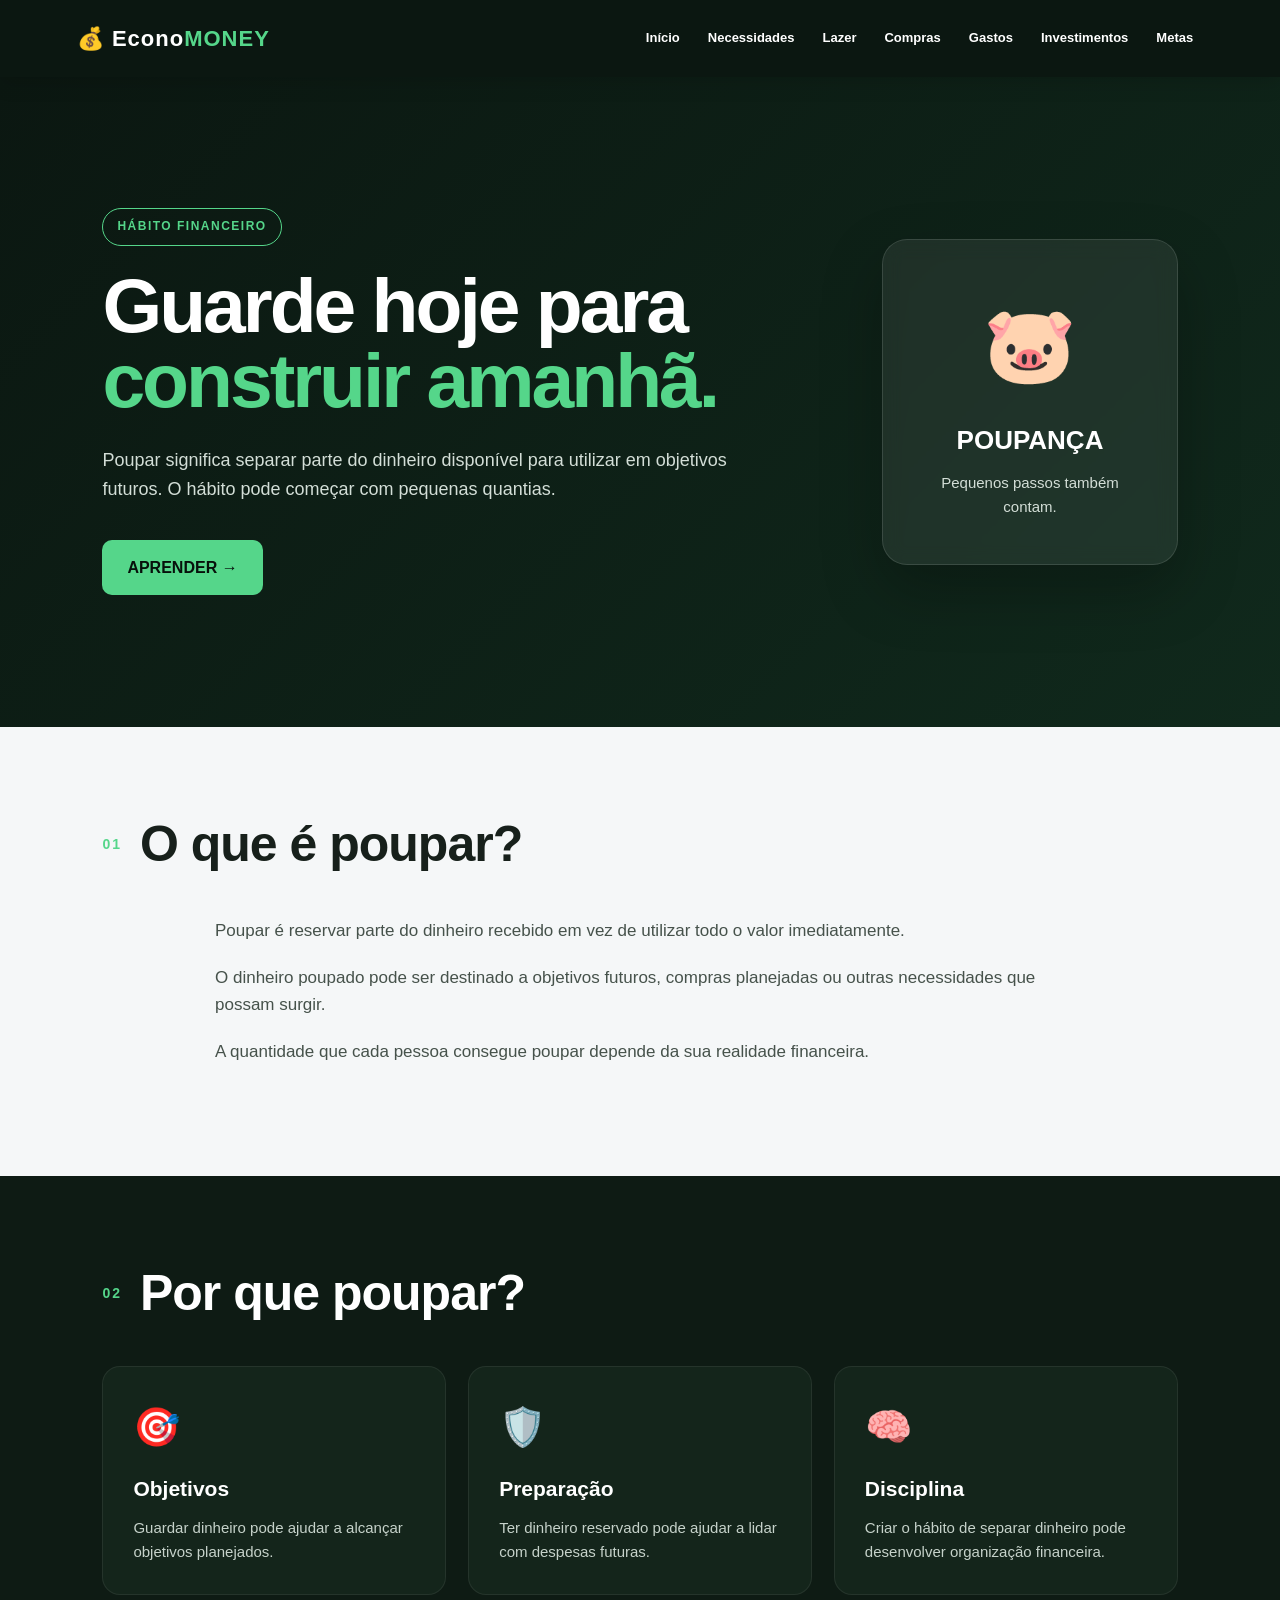
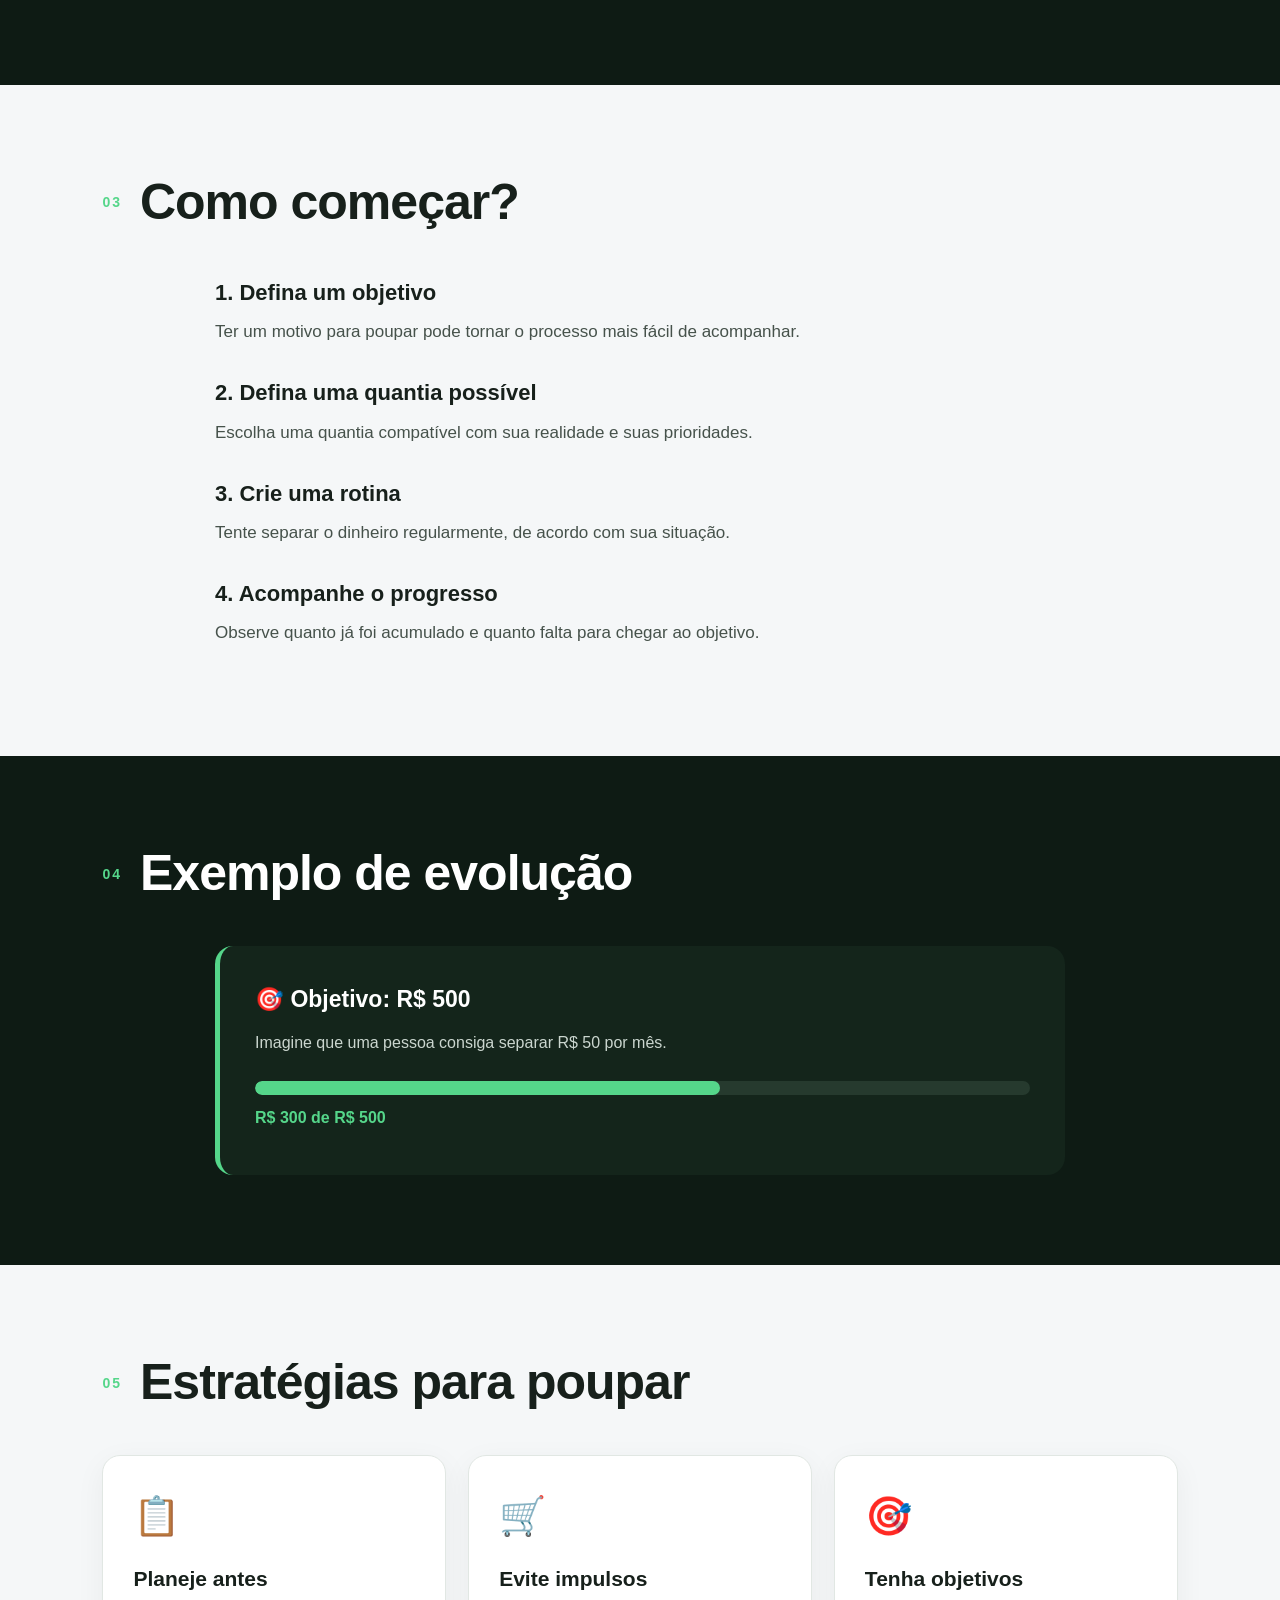
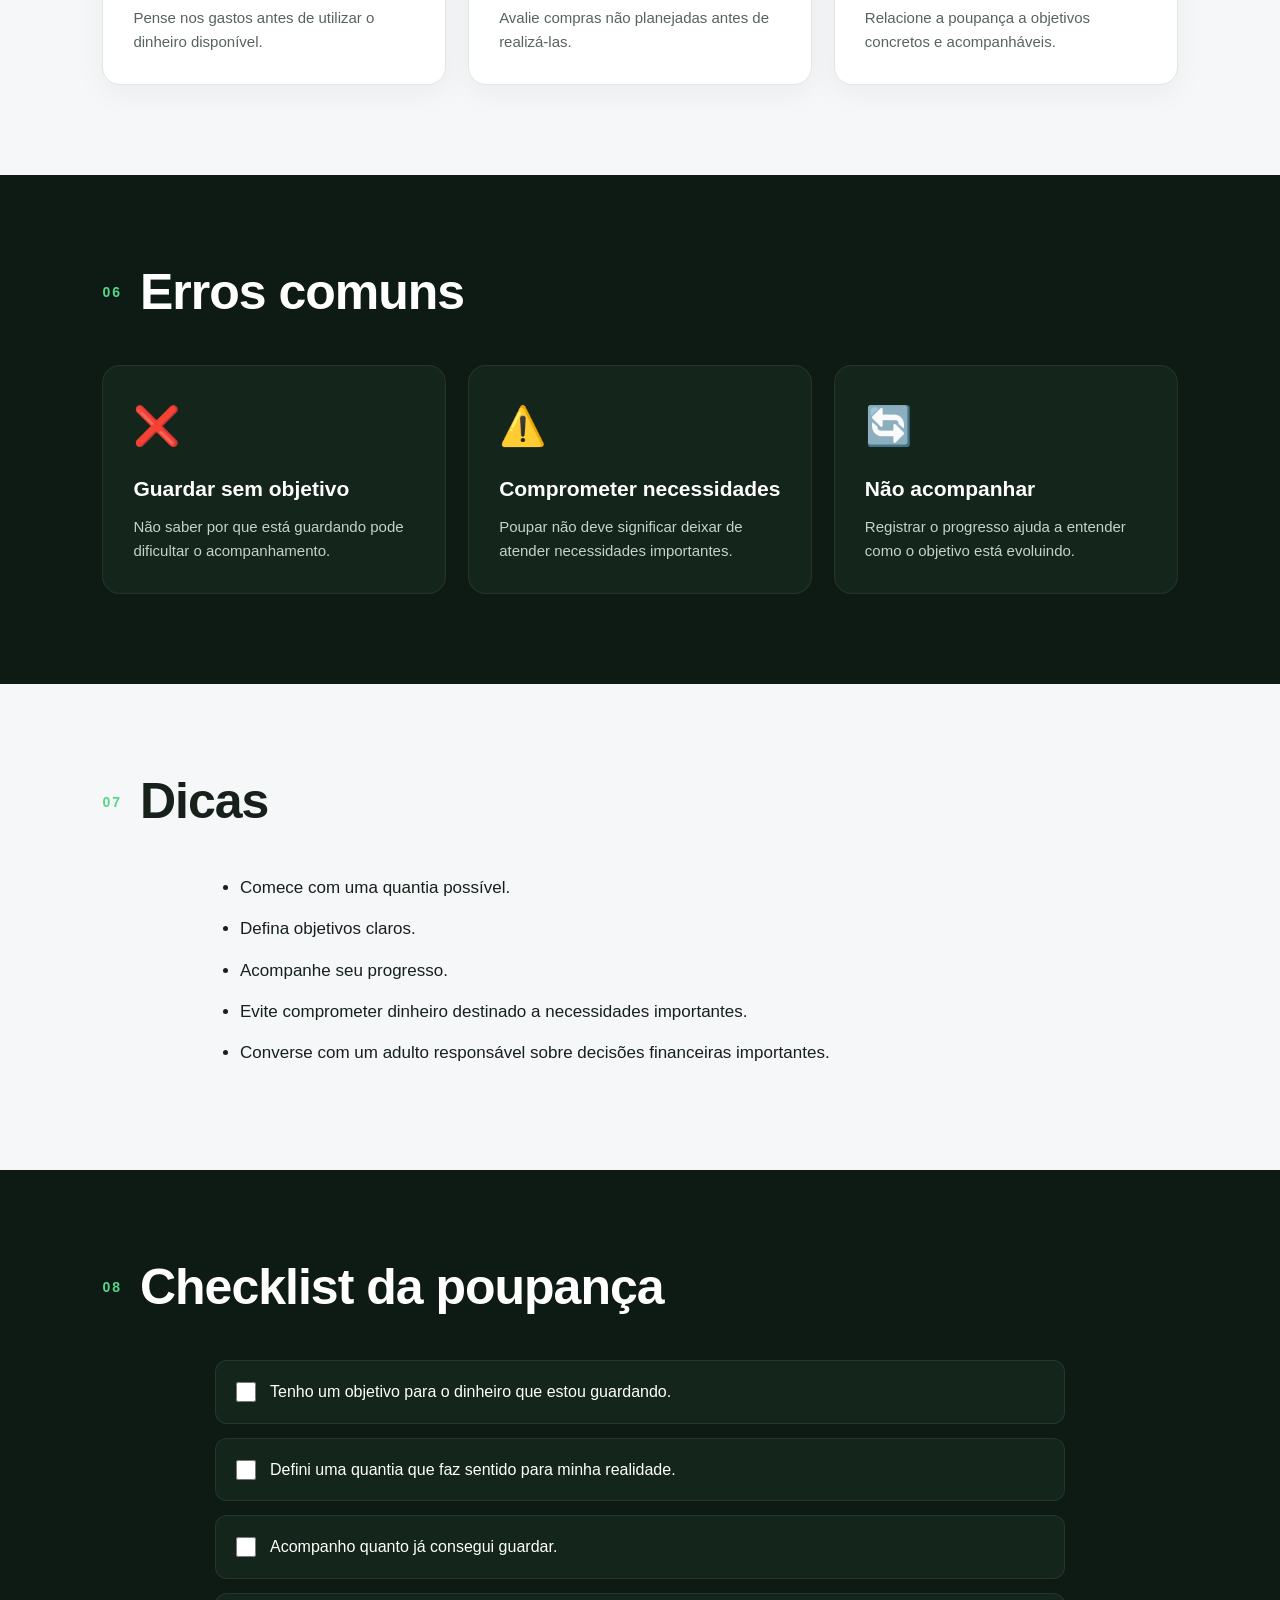
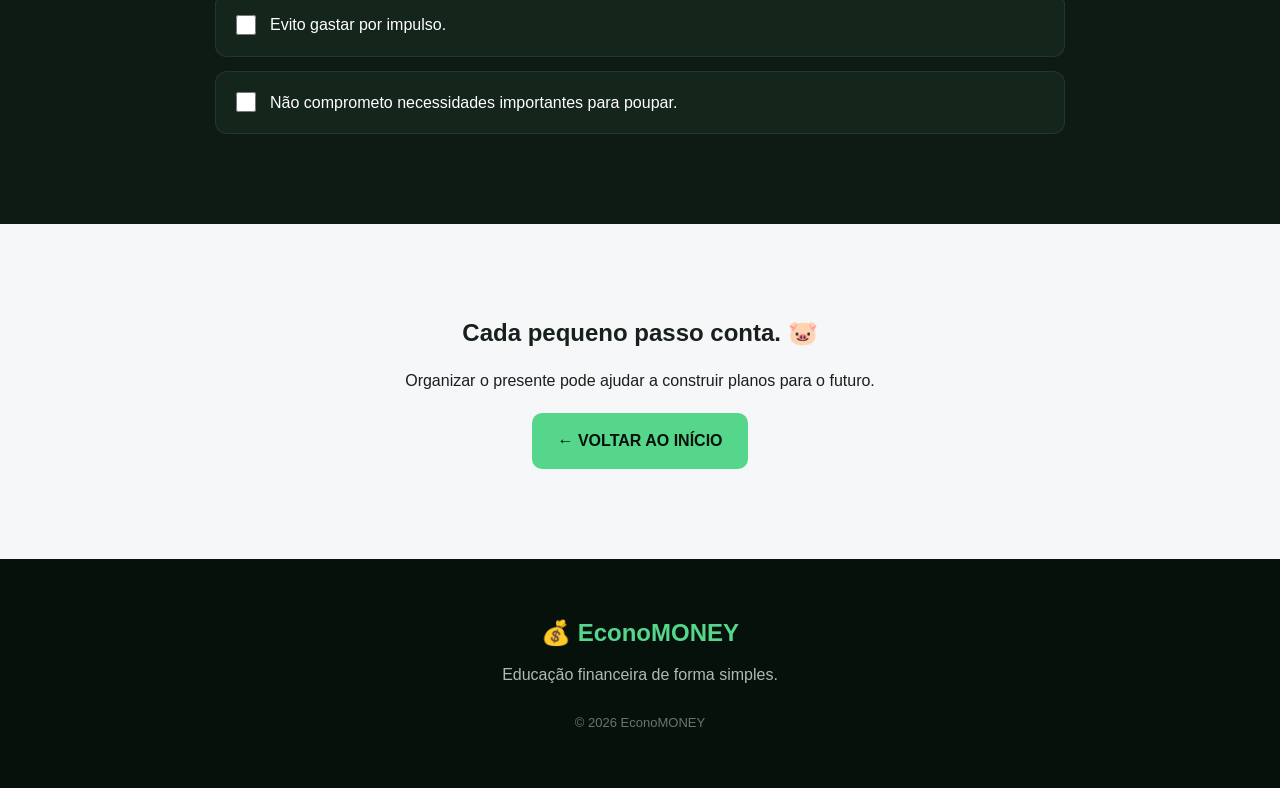
<file: poupança.html>
<!DOCTYPE html>
<html lang="pt-BR">

<head>
    <meta charset="UTF-8">
    <meta name="viewport" content="width=device-width, initial-scale=1.0">

    <title>Poupança | EconoMONEY</title>

    <link rel="stylesheet" href="style.css">
</head>

<body>

<header>

    <div class="logo">
        💰 Econo<span>MONEY</span>
    </div>

    <nav>
        <a href="index.html">Início</a>
        <a href="necessidades.html">Necessidades</a>
        <a href="lazer.html">Lazer</a>
        <a href="compras.html">Compras</a>
        <a href="gastos.html">Gastos</a>
        <a href="investimentos.html">Investimentos</a>
        <a href="metas.html">Metas</a>
    </nav>

</header>


<main>

    <!-- HERO -->

    <section class="hero">

        <div class="hero-text">

            <div class="tag">
                HÁBITO FINANCEIRO
            </div>

            <h1>
                Guarde hoje para
                <span>construir amanhã.</span>
            </h1>

            <p>
                Poupar significa separar parte do dinheiro
                disponível para utilizar em objetivos futuros.
                O hábito pode começar com pequenas quantias.
            </p>

            <a href="#conteudo" class="button">
                APRENDER →
            </a>

        </div>


        <div class="hero-card">

            <div class="money-icon">
                🐷
            </div>

            <h2>
                POUPANÇA
            </h2>

            <p>
                Pequenos passos também contam.
            </p>

        </div>

    </section>


    <!-- INTRODUÇÃO -->

    <section id="conteudo" class="section">

        <div class="section-title">

            <span>01</span>

            <h2>
                O que é poupar?
            </h2>

        </div>

        <div class="text">

            <p>
                Poupar é reservar parte do dinheiro recebido
                em vez de utilizar todo o valor imediatamente.
            </p>

            <p>
                O dinheiro poupado pode ser destinado a
                objetivos futuros, compras planejadas ou
                outras necessidades que possam surgir.
            </p>

            <p>
                A quantidade que cada pessoa consegue poupar
                depende da sua realidade financeira.
            </p>

        </div>

    </section>


    <!-- POR QUE POUPAR -->

    <section class="section dark">

        <div class="section-title">

            <span>02</span>

            <h2>
                Por que poupar?
            </h2>

        </div>


        <div class="cards">

            <div class="card">

                <div class="icon">
                    🎯
                </div>

                <h3>
                    Objetivos
                </h3>

                <p>
                    Guardar dinheiro pode ajudar a alcançar
                    objetivos planejados.
                </p>

            </div>


            <div class="card">

                <div class="icon">
                    🛡️
                </div>

                <h3>
                    Preparação
                </h3>

                <p>
                    Ter dinheiro reservado pode ajudar a
                    lidar com despesas futuras.
                </p>

            </div>


            <div class="card">

                <div class="icon">
                    🧠
                </div>

                <h3>
                    Disciplina
                </h3>

                <p>
                    Criar o hábito de separar dinheiro pode
                    desenvolver organização financeira.
                </p>

            </div>

        </div>

    </section>


    <!-- COMO COMEÇAR -->

    <section class="section">

        <div class="section-title">

            <span>03</span>

            <h2>
                Como começar?
            </h2>

        </div>


        <div class="text">

            <h3>
                1. Defina um objetivo
            </h3>

            <p>
                Ter um motivo para poupar pode tornar
                o processo mais fácil de acompanhar.
            </p>


            <h3>
                2. Defina uma quantia possível
            </h3>

            <p>
                Escolha uma quantia compatível com sua
                realidade e suas prioridades.
            </p>


            <h3>
                3. Crie uma rotina
            </h3>

            <p>
                Tente separar o dinheiro regularmente,
                de acordo com sua situação.
            </p>


            <h3>
                4. Acompanhe o progresso
            </h3>

            <p>
                Observe quanto já foi acumulado e quanto
                falta para chegar ao objetivo.
            </p>

        </div>

    </section>


    <!-- EXEMPLO -->

    <section class="section dark">

        <div class="section-title">

            <span>04</span>

            <h2>
                Exemplo de evolução
            </h2>

        </div>


        <div class="goal">

            <h3>
                🎯 Objetivo: R$ 500
            </h3>

            <p>
                Imagine que uma pessoa consiga separar
                R$ 50 por mês.
            </p>

            <div class="progress">

                <div style="width: 60%;"></div>

            </div>

            <p class="progress-text">
                R$ 300 de R$ 500
            </p>

        </div>

    </section>


    <!-- ESTRATÉGIAS -->

    <section class="section">

        <div class="section-title">

            <span>05</span>

            <h2>
                Estratégias para poupar
            </h2>

        </div>


        <div class="cards">

            <div class="card light">

                <div class="icon">
                    📋
                </div>

                <h3>
                    Planeje antes
                </h3>

                <p>
                    Pense nos gastos antes de utilizar
                    o dinheiro disponível.
                </p>

            </div>


            <div class="card light">

                <div class="icon">
                    🛒
                </div>

                <h3>
                    Evite impulsos
                </h3>

                <p>
                    Avalie compras não planejadas antes
                    de realizá-las.
                </p>

            </div>


            <div class="card light">

                <div class="icon">
                    🎯
                </div>

                <h3>
                    Tenha objetivos
                </h3>

                <p>
                    Relacione a poupança a objetivos
                    concretos e acompanháveis.
                </p>

            </div>

        </div>

    </section>


    <!-- ERROS -->

    <section class="section dark">

        <div class="section-title">

            <span>06</span>

            <h2>
                Erros comuns
            </h2>

        </div>


        <div class="cards">

            <div class="card">

                <div class="icon">
                    ❌
                </div>

                <h3>
                    Guardar sem objetivo
                </h3>

                <p>
                    Não saber por que está guardando pode
                    dificultar o acompanhamento.
                </p>

            </div>


            <div class="card">

                <div class="icon">
                    ⚠️
                </div>

                <h3>
                    Comprometer necessidades
                </h3>

                <p>
                    Poupar não deve significar deixar de
                    atender necessidades importantes.
                </p>

            </div>


            <div class="card">

                <div class="icon">
                    🔄
                </div>

                <h3>
                    Não acompanhar
                </h3>

                <p>
                    Registrar o progresso ajuda a entender
                    como o objetivo está evoluindo.
                </p>

            </div>

        </div>

    </section>


    <!-- DICAS -->

    <section class="section">

        <div class="section-title">

            <span>07</span>

            <h2>
                Dicas
            </h2>

        </div>


        <div class="text">

            <ul>

                <li>
                    Comece com uma quantia possível.
                </li>

                <li>
                    Defina objetivos claros.
                </li>

                <li>
                    Acompanhe seu progresso.
                </li>

                <li>
                    Evite comprometer dinheiro destinado
                    a necessidades importantes.
                </li>

                <li>
                    Converse com um adulto responsável
                    sobre decisões financeiras importantes.
                </li>

            </ul>

        </div>

    </section>


    <!-- CHECKLIST -->

    <section class="section dark">

        <div class="section-title">

            <span>08</span>

            <h2>
                Checklist da poupança
            </h2>

        </div>


        <div class="checklist">

            <label>
                <input type="checkbox">
                Tenho um objetivo para o dinheiro que estou guardando.
            </label>

            <label>
                <input type="checkbox">
                Defini uma quantia que faz sentido para minha realidade.
            </label>

            <label>
                <input type="checkbox">
                Acompanho quanto já consegui guardar.
            </label>

            <label>
                <input type="checkbox">
                Evito gastar por impulso.
            </label>

            <label>
                <input type="checkbox">
                Não comprometo necessidades importantes para poupar.
            </label>

        </div>

    </section>


    <!-- FINAL -->

    <section class="section" style="text-align:center">

        <h2>
            Cada pequeno passo conta. 🐷
        </h2>

        <p style="margin-top:15px">
            Organizar o presente pode ajudar a construir
            planos para o futuro.
        </p>

        <a href="index.html" class="button">
            ← VOLTAR AO INÍCIO
        </a>

    </section>

</main>


<footer>

    <h2>
        💰 EconoMONEY
    </h2>

    <p>
        Educação financeira de forma simples.
    </p>

    <p class="copyright">
        © 2026 EconoMONEY
    </p>

</footer>


<script src="script.js"></script>

</body>

</html>
</file>
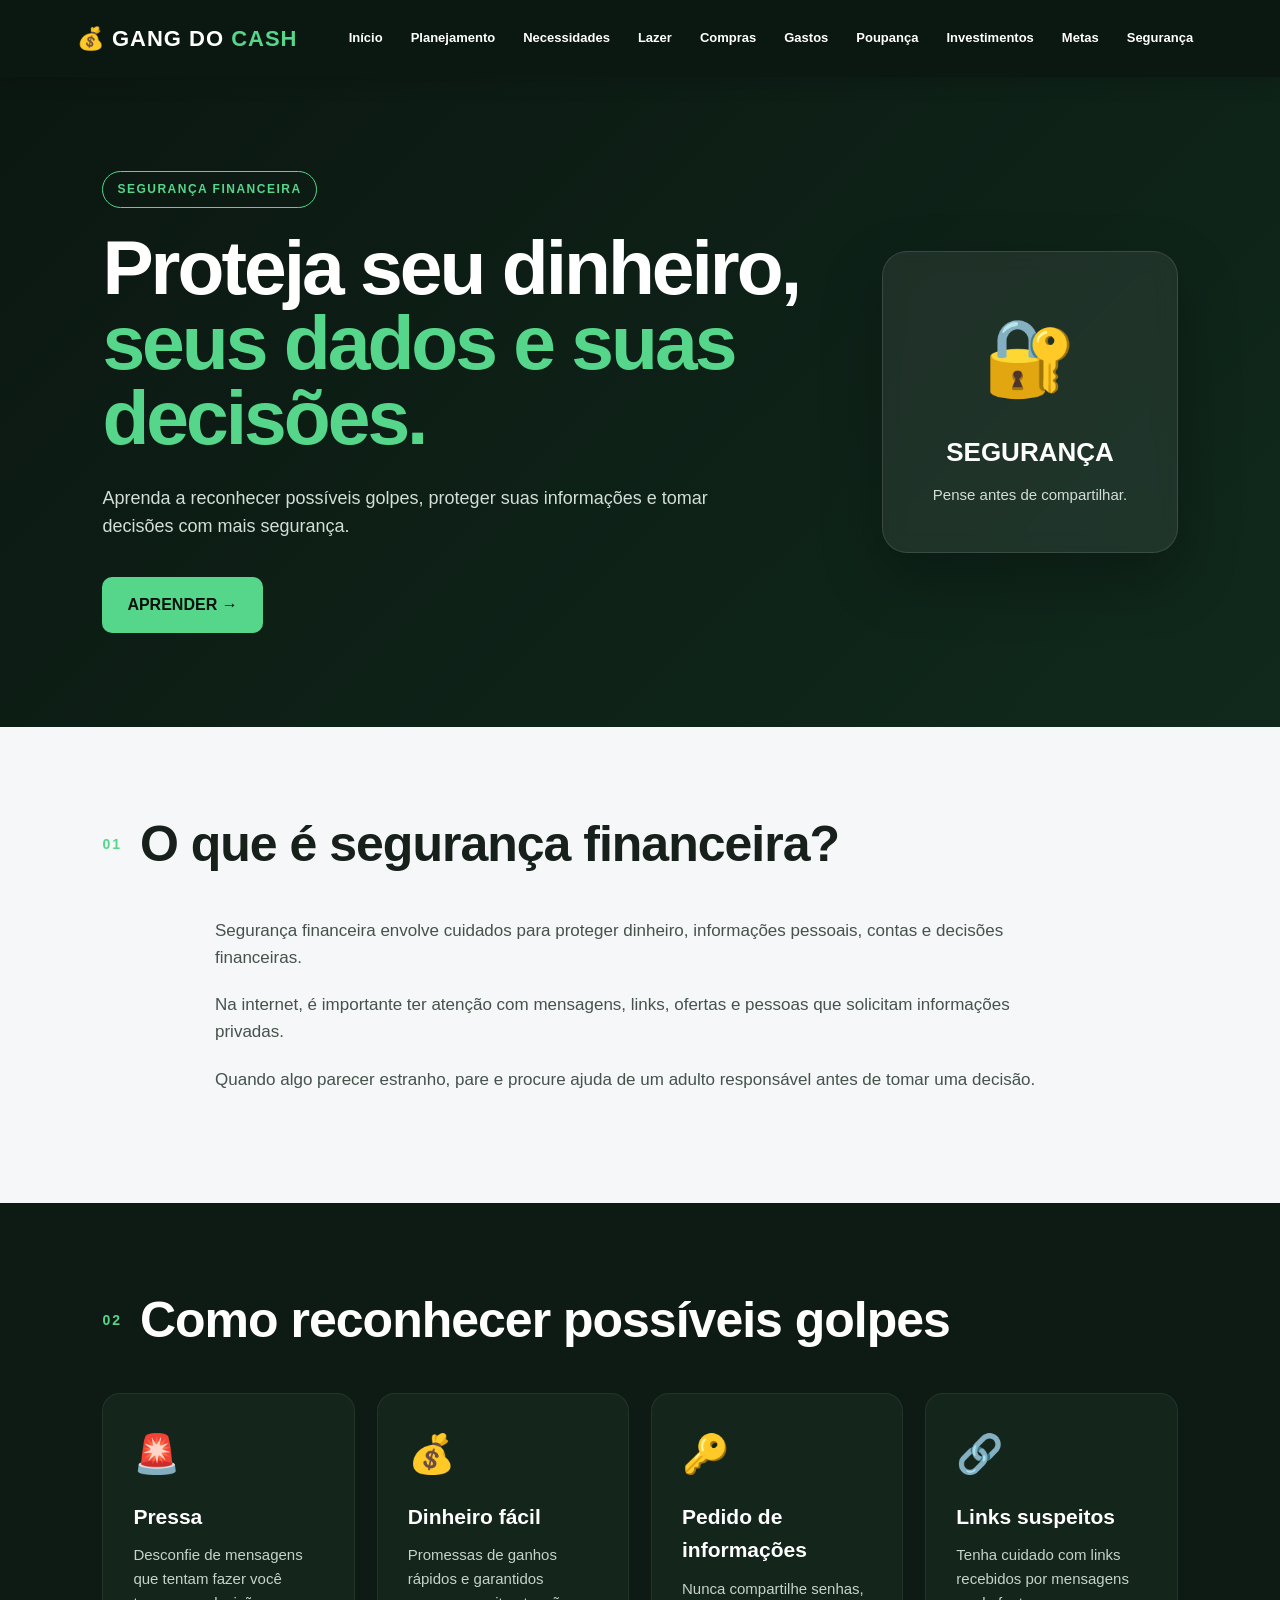
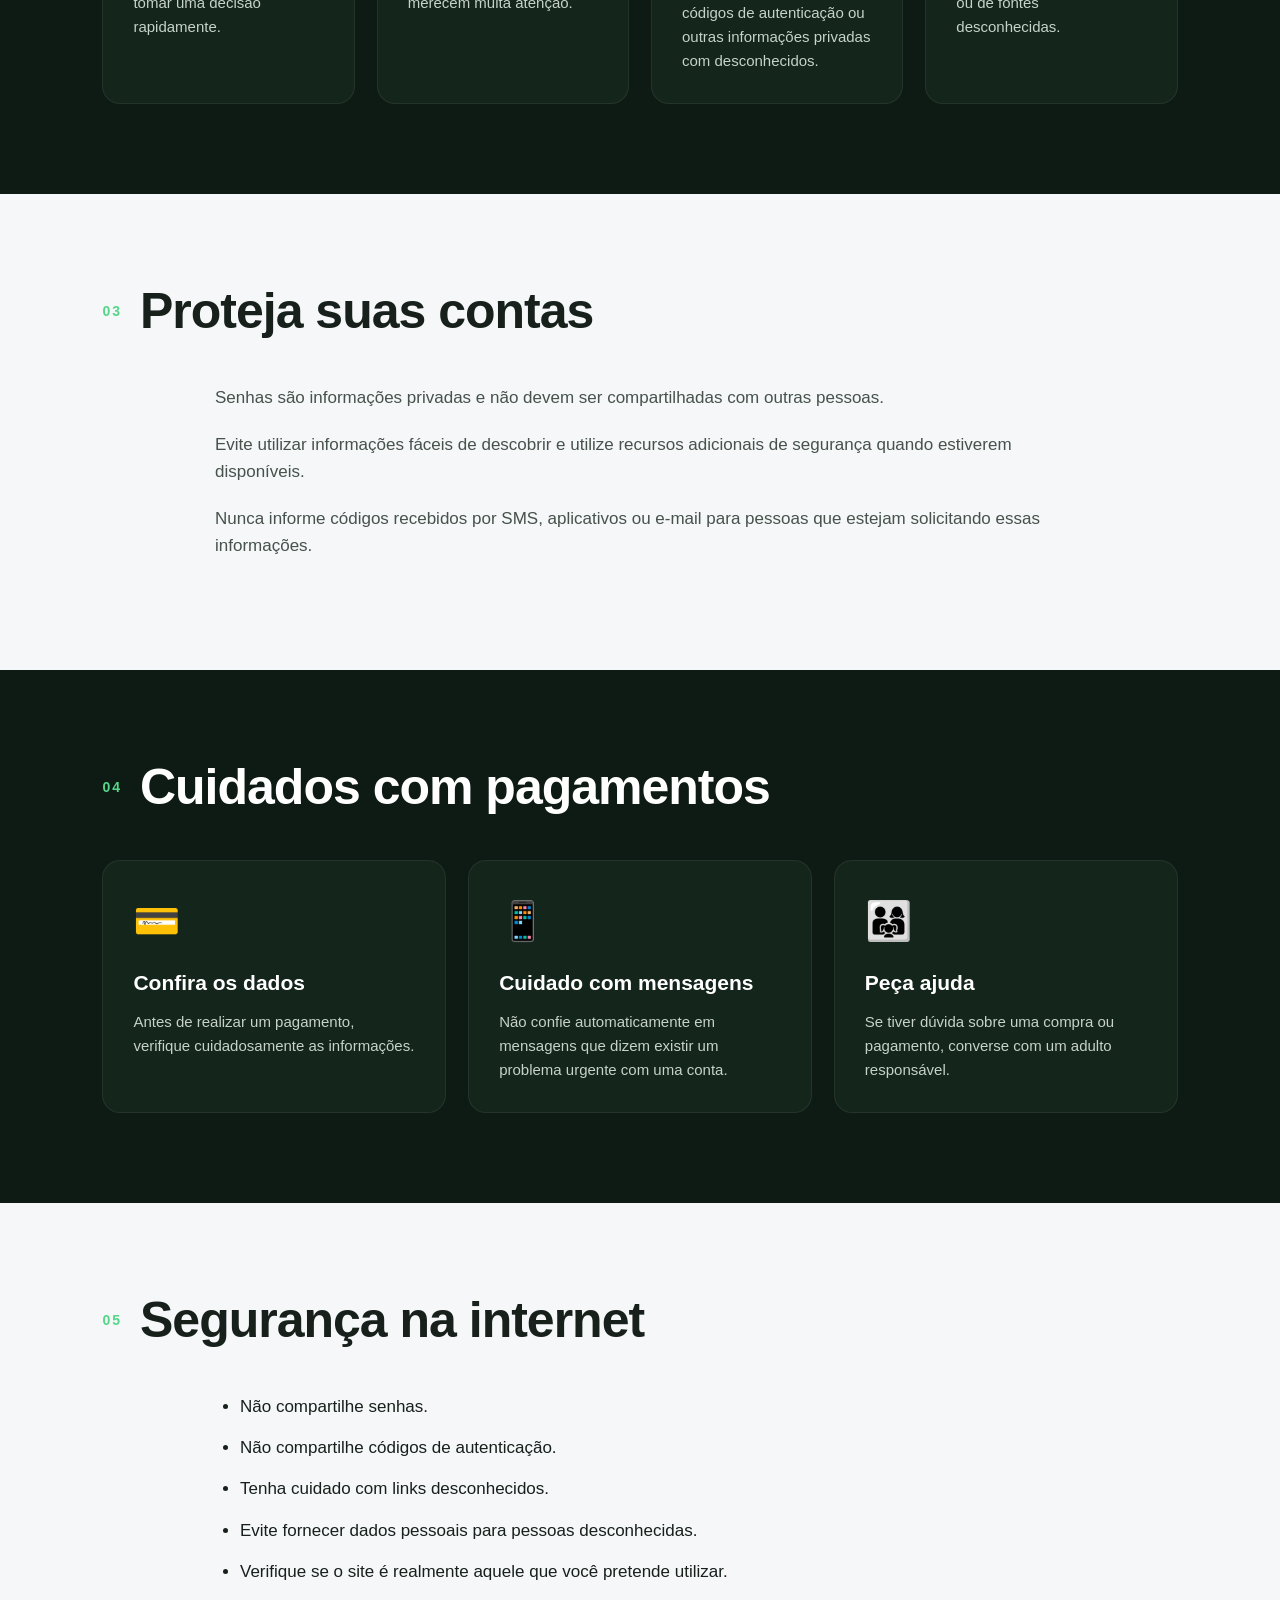
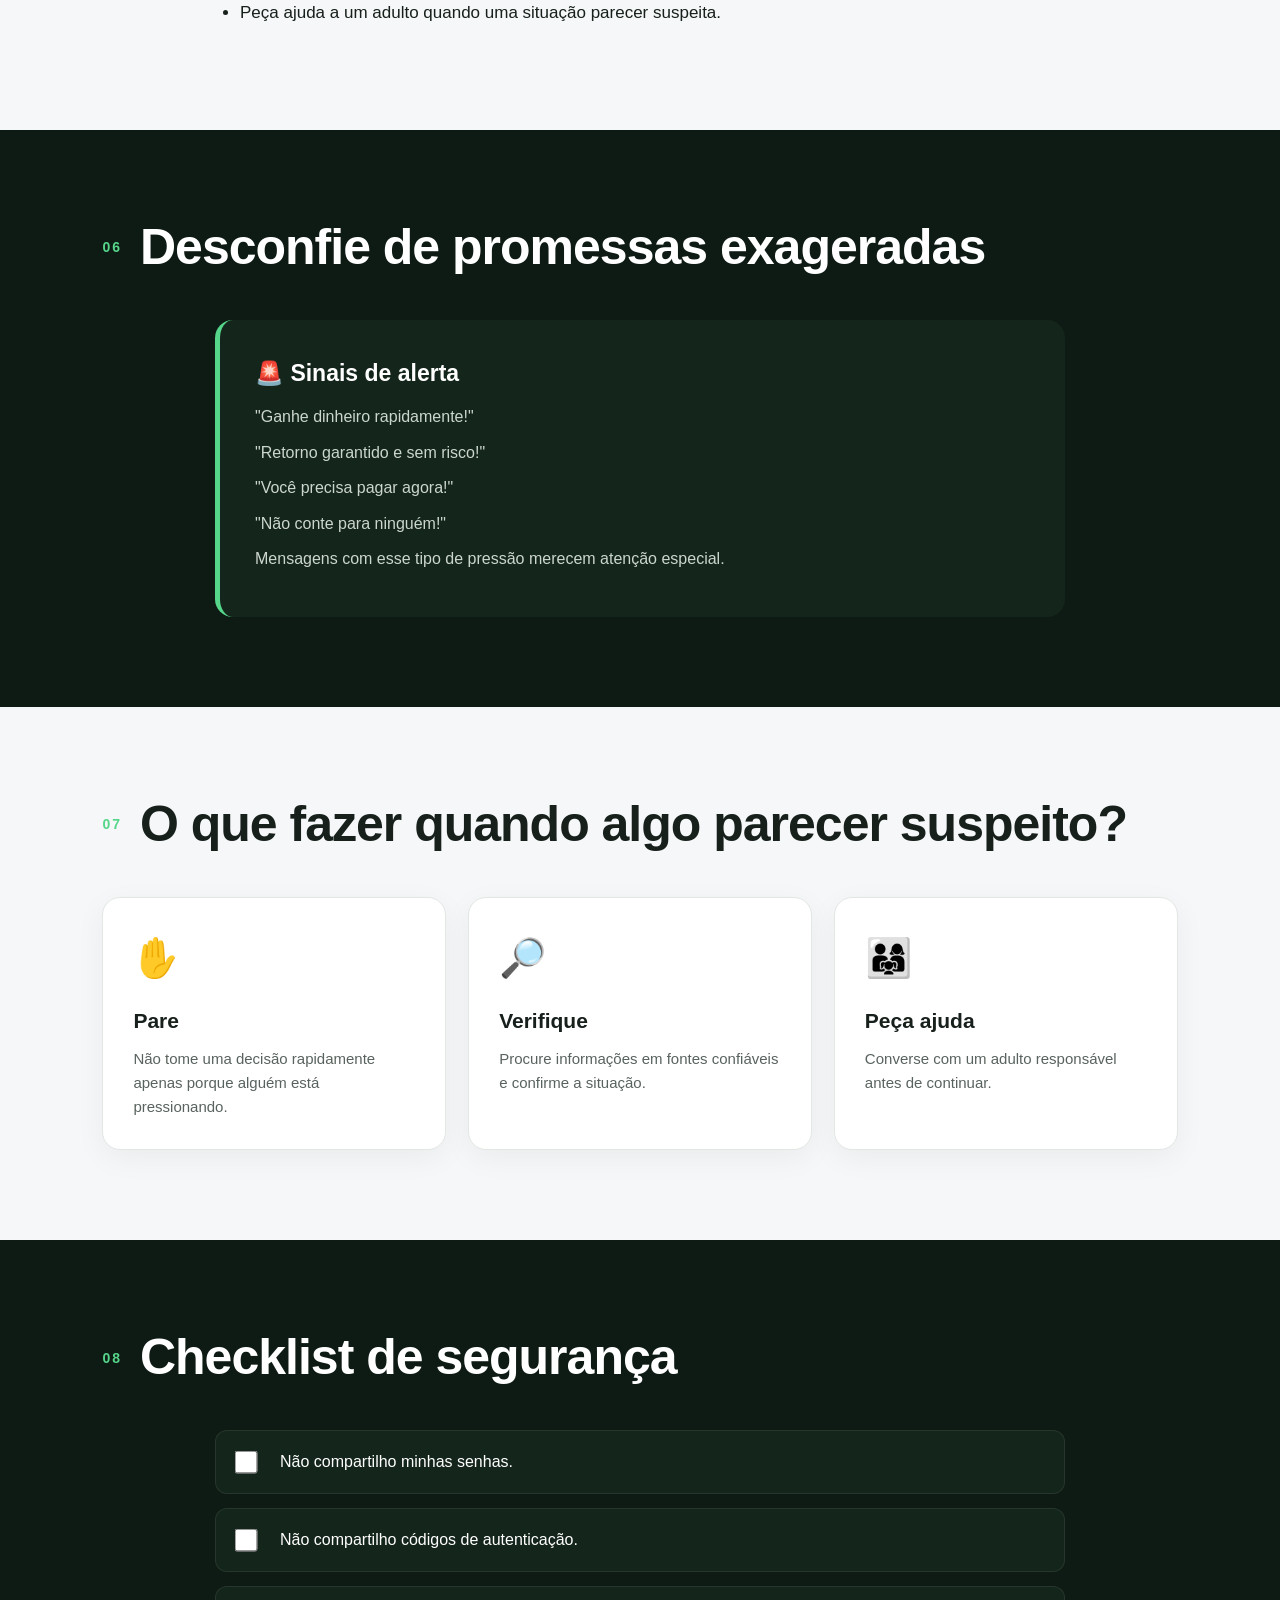
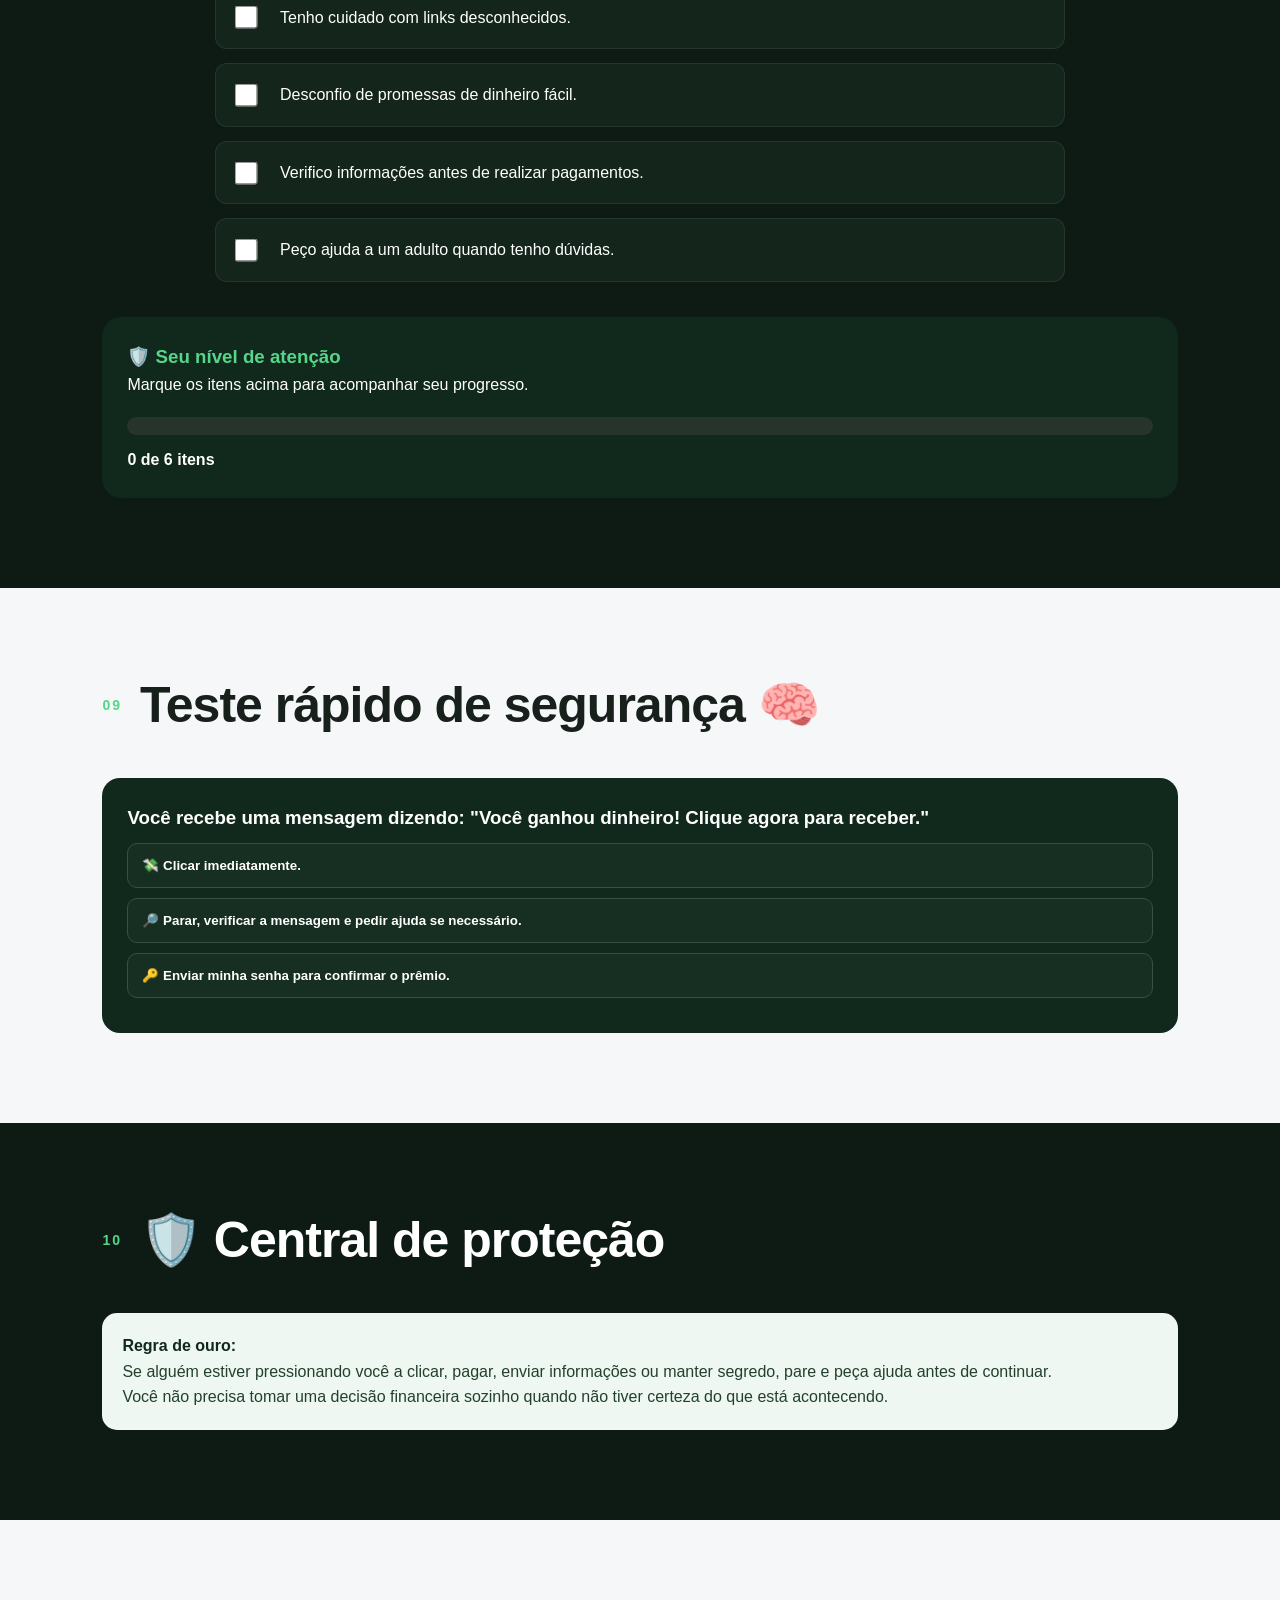
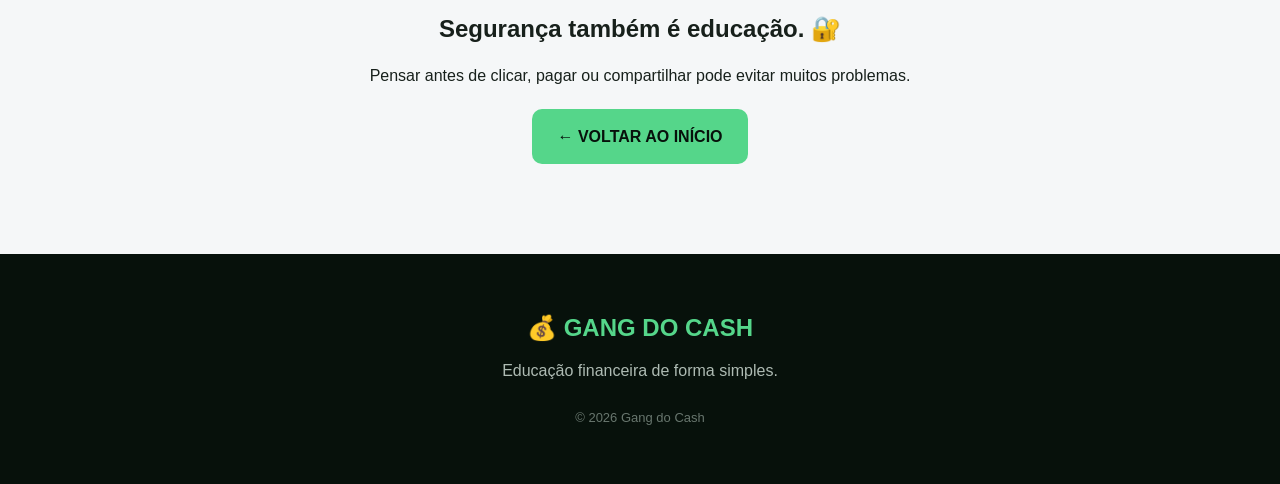
<file: segurança.html>
<!DOCTYPE html> <html lang="pt-BR"> <head> <meta charset="UTF-8"> <meta name="viewport" content="width=device-width, initial-scale=1.0"> <title>Segurança | Gang do Cash</title> <link rel="stylesheet" href="style.css"> <style> .security-tools { margin-top: 35px; padding: 25px; border-radius: 20px; background: #10291c; color: white; } .security-tools h3 { margin-top: 0; color: #55d68a; } .security-score { margin-top: 20px; height: 18px; background: #26342b; border-radius: 20px; overflow: hidden; } .security-score-bar { height: 100%; width: 0%; background: #55d68a; transition: width .4s ease; } .score-text { margin-top: 12px; font-weight: 800; } .danger-box { margin-top: 20px; padding: 18px; border-radius: 14px; background: #451a03; border-left: 5px solid #f59e0b; color: #ffedd5; } .safe-box { margin-top: 20px; padding: 18px; border-radius: 14px; background: #052e16; border-left: 5px solid #22c55e; color: #dcfce7; } .checklist label { cursor: pointer; transition: .2s; } .checklist label:hover { transform: translateX(3px); } .checklist input { accent-color: #55d68a; transform: scale(1.15); margin-right: 10px; } .quiz-box { margin-top: 25px; padding: 25px; border-radius: 18px; background: #10291c; color: white; } .quiz-option { display: block; width: 100%; margin: 10px 0; padding: 14px; border: 1px solid #35513f; border-radius: 10px; background: #172f22; color: white; cursor: pointer; text-align: left; font-weight: 700; } .quiz-option:hover { background: #214532; } .quiz-result { margin-top: 18px; padding: 15px; border-radius: 10px; display: none; } .security-tip { margin-top: 20px; padding: 20px; border-radius: 15px; background: #eef7f1; color: #23402d; } .security-tip strong { color: #10291c; } </style> </head> <body> <header> <div class="logo"> 💰 GANG DO <span>CASH</span> </div> <nav> <a href="index.html">Início</a> <a href="planejamento.html">Planejamento</a> <a href="necessidades.html">Necessidades</a> <a href="lazer.html">Lazer</a> <a href="compras.html">Compras</a> <a href="gastos.html">Gastos</a> <a href="poupanca.html">Poupança</a> <a href="investimentos.html">Investimentos</a> <a href="metas.html">Metas</a> <a href="seguranca.html">Segurança</a> </nav> </header> <main> <!-- HERO --> <section class="hero"> <div class="hero-text"> <div class="tag"> SEGURANÇA FINANCEIRA </div> <h1> Proteja seu dinheiro, <span>seus dados e suas decisões.</span> </h1> <p> Aprenda a reconhecer possíveis golpes, proteger suas informações e tomar decisões com mais segurança. </p> <a href="#conteudo" class="button"> APRENDER → </a> </div> <div class="hero-card"> <div class="money-icon"> 🔐 </div> <h2> SEGURANÇA </h2> <p> Pense antes de compartilhar. </p> </div> </section> <!-- INTRODUÇÃO --> <section id="conteudo" class="section"> <div class="section-title"> <span>01</span> <h2> O que é segurança financeira? </h2> </div> <div class="text"> <p> Segurança financeira envolve cuidados para proteger dinheiro, informações pessoais, contas e decisões financeiras. </p> <p> Na internet, é importante ter atenção com mensagens, links, ofertas e pessoas que solicitam informações privadas. </p> <p> Quando algo parecer estranho, pare e procure ajuda de um adulto responsável antes de tomar uma decisão. </p> </div> </section> <!-- GOLPES --> <section class="section dark"> <div class="section-title"> <span>02</span> <h2> Como reconhecer possíveis golpes </h2> </div> <div class="cards"> <div class="card"> <div class="icon">🚨</div> <h3> Pressa </h3> <p> Desconfie de mensagens que tentam fazer você tomar uma decisão rapidamente. </p> </div> <div class="card"> <div class="icon">💰</div> <h3> Dinheiro fácil </h3> <p> Promessas de ganhos rápidos e garantidos merecem muita atenção. </p> </div> <div class="card"> <div class="icon">🔑</div> <h3> Pedido de informações </h3> <p> Nunca compartilhe senhas, códigos de autenticação ou outras informações privadas com desconhecidos. </p> </div> <div class="card"> <div class="icon">🔗</div> <h3> Links suspeitos </h3> <p> Tenha cuidado com links recebidos por mensagens ou de fontes desconhecidas. </p> </div> </div> </section> <!-- CONTAS --> <section class="section"> <div class="section-title"> <span>03</span> <h2> Proteja suas contas </h2> </div> <div class="text"> <p> Senhas são informações privadas e não devem ser compartilhadas com outras pessoas. </p> <p> Evite utilizar informações fáceis de descobrir e utilize recursos adicionais de segurança quando estiverem disponíveis. </p> <p> Nunca informe códigos recebidos por SMS, aplicativos ou e-mail para pessoas que estejam solicitando essas informações. </p> </div> </section> <!-- PAGAMENTOS --> <section class="section dark"> <div class="section-title"> <span>04</span> <h2> Cuidados com pagamentos </h2> </div> <div class="cards"> <div class="card"> <div class="icon">💳</div> <h3> Confira os dados </h3> <p> Antes de realizar um pagamento, verifique cuidadosamente as informações. </p> </div> <div class="card"> <div class="icon">📱</div> <h3> Cuidado com mensagens </h3> <p> Não confie automaticamente em mensagens que dizem existir um problema urgente com uma conta. </p> </div> <div class="card"> <div class="icon">👨‍👩‍👧</div> <h3> Peça ajuda </h3> <p> Se tiver dúvida sobre uma compra ou pagamento, converse com um adulto responsável. </p> </div> </div> </section> <!-- INTERNET --> <section class="section"> <div class="section-title"> <span>05</span> <h2> Segurança na internet </h2> </div> <div class="text"> <ul> <li> Não compartilhe senhas. </li> <li> Não compartilhe códigos de autenticação. </li> <li> Tenha cuidado com links desconhecidos. </li> <li> Evite fornecer dados pessoais para pessoas desconhecidas. </li> <li> Verifique se o site é realmente aquele que você pretende utilizar. </li> <li> Peça ajuda a um adulto quando uma situação parecer suspeita. </li> </ul> </div> </section> <!-- PROMESSAS --> <section class="section dark"> <div class="section-title"> <span>06</span> <h2> Desconfie de promessas exageradas </h2> </div> <div class="goal"> <h3> 🚨 Sinais de alerta </h3> <p> "Ganhe dinheiro rapidamente!" </p> <p> "Retorno garantido e sem risco!" </p> <p> "Você precisa pagar agora!" </p> <p> "Não conte para ninguém!" </p> <p> Mensagens com esse tipo de pressão merecem atenção especial. </p> </div> </section> <!-- O QUE FAZER --> <section class="section"> <div class="section-title"> <span>07</span> <h2> O que fazer quando algo parecer suspeito? </h2> </div> <div class="cards"> <div class="card light"> <div class="icon">✋</div> <h3> Pare </h3> <p> Não tome uma decisão rapidamente apenas porque alguém está pressionando. </p> </div> <div class="card light"> <div class="icon">🔎</div> <h3> Verifique </h3> <p> Procure informações em fontes confiáveis e confirme a situação. </p> </div> <div class="card light"> <div class="icon">👨‍👩‍👧</div> <h3> Peça ajuda </h3> <p> Converse com um adulto responsável antes de continuar. </p> </div> </div> </section> <!-- CHECKLIST --> <section class="section dark"> <div class="section-title"> <span>08</span> <h2> Checklist de segurança </h2> </div> <div class="checklist" id="securityChecklist"> <label> <input type="checkbox"> Não compartilho minhas senhas. </label> <label> <input type="checkbox"> Não compartilho códigos de autenticação. </label> <label> <input type="checkbox"> Tenho cuidado com links desconhecidos. </label> <label> <input type="checkbox"> Desconfio de promessas de dinheiro fácil. </label> <label> <input type="checkbox"> Verifico informações antes de realizar pagamentos. </label> <label> <input type="checkbox"> Peço ajuda a um adulto quando tenho dúvidas. </label> </div> <div class="security-tools"> <h3> 🛡️ Seu nível de atenção </h3> <p id="securityProgressText"> Marque os itens acima para acompanhar seu progresso. </p> <div class="security-score"> <div class="security-score-bar" id="securityBar"> </div> </div> <div class="score-text" id="securityScore"> 0 de 6 itens </div> </div> </section> <!-- QUIZ --> <section class="section"> <div class="section-title"> <span>09</span> <h2> Teste rápido de segurança 🧠 </h2> </div> <div class="quiz-box"> <h3> Você recebe uma mensagem dizendo: "Você ganhou dinheiro! Clique agora para receber." </h3> <button class="quiz-option" onclick="responderQuiz(false)"> 💸 Clicar imediatamente. </button> <button class="quiz-option" onclick="responderQuiz(true)"> 🔎 Parar, verificar a mensagem e pedir ajuda se necessário. </button> <button class="quiz-option" onclick="responderQuiz(false)"> 🔑 Enviar minha senha para confirmar o prêmio. </button> <div class="quiz-result" id="quizResult"> </div> </div> </section> <!-- CENTRAL DE PROTEÇÃO --> <section class="section dark"> <div class="section-title"> <span>10</span> <h2> 🛡️ Central de proteção </h2> </div> <div class="security-tip"> <strong> Regra de ouro: </strong> <p> Se alguém estiver pressionando você a clicar, pagar, enviar informações ou manter segredo, pare e peça ajuda antes de continuar. </p> <p> Você não precisa tomar uma decisão financeira sozinho quando não tiver certeza do que está acontecendo. </p> </div> </section> <!-- FINAL --> <section class="section" style="text-align:center"> <h2> Segurança também é educação. 🔐 </h2> <p style="margin-top:15px"> Pensar antes de clicar, pagar ou compartilhar pode evitar muitos problemas. </p> <a href="index.html" class="button"> ← VOLTAR AO INÍCIO </a> </section> </main> <footer> <h2> 💰 GANG DO CASH </h2> <p> Educação financeira de forma simples. </p> <p class="copyright"> © 2026 Gang do Cash </p> </footer> <script> const checklist = document.querySelectorAll( "#securityChecklist input[type='checkbox']" ); const securityBar = document.getElementById("securityBar"); const securityScore = document.getElementById("securityScore"); const securityProgressText = document.getElementById("securityProgressText"); function atualizarSeguranca(){ let marcados = 0; checklist.forEach(item => { if(item.checked){ marcados++; } }); const total = checklist.length; const porcentagem = total > 0 ? (marcados / total) * 100 : 0; securityBar.style.width = porcentagem + "%"; securityScore.textContent = marcados + " de " + total + " itens"; if(marcados === 0){ securityProgressText.textContent = "Comece o checklist para revisar seus cuidados de segurança."; } else if(marcados < total){ securityProgressText.textContent = "Você já revisou " + marcados + " cuidado(s). Continue para completar o checklist."; } else{ securityProgressText.textContent = "🟢 Checklist completo! Você revisou todos os cuidados."; } } checklist.forEach(item => { item.addEventListener( "change", atualizarSeguranca ); }); function responderQuiz(correto){ const resultado = document.getElementById("quizResult"); resultado.style.display = "block"; if(correto){ resultado.className = "quiz-result safe-box"; resultado.innerHTML = ` <strong>🟢 Boa decisão!</strong> <p> O mais seguro é não agir por impulso. Verifique a informação e, se houver dúvida, peça ajuda a um adulto responsável. </p> `; } else{ resultado.className = "quiz-result danger-box"; resultado.innerHTML = ` <strong>⚠️ Cuidado!</strong> <p> Não clique, não envie senhas e não compartilhe códigos apenas porque uma mensagem promete dinheiro. Primeiro pare e verifique a situação. </p> `; } } </script> </body> </html>
</file>
<file: style.css>
* {
    margin: 0;
    padding: 0;
    box-sizing: border-box;
}

html {
    scroll-behavior: smooth;
}

body {
    font-family: Arial, Helvetica, sans-serif;
    background: #f5f7f8;
    color: #17201b;
    line-height: 1.6;
}


/* =====================================================
   CABEÇALHO
===================================================== */

header {
    width: 100%;
    padding: 20px 6%;
    background: #0b1711;
    color: white;

    display: flex;
    align-items: center;
    justify-content: space-between;

    position: sticky;
    top: 0;
    z-index: 1000;

    box-shadow: 0 5px 20px rgba(0,0,0,0.15);
}

.logo {
    font-size: 22px;
    font-weight: 900;
    letter-spacing: 1px;
    white-space: nowrap;
}

.logo span {
    color: #55d68a;
}

nav {
    display: flex;
    gap: 8px;
    align-items: center;
    flex-wrap: wrap;
    justify-content: flex-end;
}

nav a {
    color: #ffffff;
    text-decoration: none;

    font-size: 13px;
    font-weight: 700;

    padding: 8px 10px;
    border-radius: 8px;

    transition: 0.25s;
}

nav a:hover {
    background: #55d68a;
    color: #07110b;
}


/* =====================================================
   HERO
===================================================== */

.hero {
    min-height: 650px;

    padding: 90px 8%;

    display: flex;
    align-items: center;
    justify-content: space-between;

    gap: 60px;

    background:
        linear-gradient(
            135deg,
            #0b1711,
            #10291c
        );

    color: white;
}

.hero-text {
    max-width: 720px;
}

.tag {
    display: inline-block;

    padding: 8px 14px;

    border: 1px solid #55d68a;
    border-radius: 30px;

    color: #55d68a;

    font-size: 12px;
    font-weight: 800;

    letter-spacing: 1.5px;

    margin-bottom: 22px;
}

.hero h1 {
    font-size: clamp(45px, 6vw, 82px);

    line-height: 0.98;

    margin-bottom: 28px;

    letter-spacing: -3px;
}

.hero h1 span {
    color: #55d68a;
}

.hero p {
    max-width: 650px;

    color: #d3ded7;

    font-size: 18px;

    margin-bottom: 16px;
}

.button {
    display: inline-block;

    margin-top: 20px;

    padding: 15px 25px;

    border-radius: 10px;

    background: #55d68a;
    color: #07110b;

    text-decoration: none;

    font-weight: 900;

    transition: 0.25s;
}

.button:hover {
    transform: translateY(-3px);

    box-shadow:
        0 10px 25px rgba(85,214,138,0.25);
}

.hero-card {
    width: 330px;
    min-width: 280px;

    padding: 45px 30px;

    text-align: center;

    border-radius: 25px;

    background:
        rgba(255,255,255,0.07);

    border:
        1px solid rgba(255,255,255,0.12);

    backdrop-filter: blur(10px);

    box-shadow:
        0 25px 60px rgba(0,0,0,0.25);
}

.money-icon {
    font-size: 75px;
    margin-bottom: 15px;
}

.hero-card h2 {
    font-size: 26px;
    margin-bottom: 10px;
}

.hero-card p {
    font-size: 15px;
    margin: 0;
}


/* =====================================================
   SEÇÕES
===================================================== */

.section {
    padding: 90px 8%;
}

.section.dark {
    background: #0e1b14;
    color: white;
}

.section-title {
    display: flex;

    align-items: center;

    gap: 18px;

    margin-bottom: 45px;
}

.section-title span {
    color: #55d68a;

    font-size: 14px;

    font-weight: 900;

    letter-spacing: 2px;
}

.section-title h2 {
    font-size: clamp(30px, 4vw, 50px);

    line-height: 1.1;

    letter-spacing: -1px;
}

.text {
    max-width: 850px;

    margin: auto;
}

.text p {
    font-size: 17px;

    margin-bottom: 20px;

    color: #46524b;
}

.dark .text p {
    color: #cbd6cf;
}

.text h3 {
    font-size: 22px;

    margin-top: 30px;
    margin-bottom: 8px;
}

.text ul {
    padding-left: 25px;
}

.text li {
    margin-bottom: 14px;
    font-size: 17px;
}


/* =====================================================
   CARDS
===================================================== */

.cards {
    display: grid;

    grid-template-columns:
        repeat(auto-fit, minmax(230px, 1fr));

    gap: 22px;
}

.card {
    padding: 30px;

    border-radius: 18px;

    background: #14251b;

    border: 1px solid rgba(255,255,255,0.07);

    transition: 0.3s;

    color: white;
}

.card:hover {
    transform: translateY(-7px);

    box-shadow:
        0 18px 40px rgba(0,0,0,0.2);
}

.card.light {
    background: white;

    color: #17201b;

    border: 1px solid #e1e7e3;

    box-shadow:
        0 8px 30px rgba(0,0,0,0.05);
}

.card.light p {
    color: #59635d;
}

.icon {
    font-size: 38px;

    margin-bottom: 15px;
}

.card h3 {
    font-size: 21px;

    margin-bottom: 10px;
}

.card p {
    color: #c6d2ca;

    font-size: 15px;
}

.card strong {
    display: block;

    margin-top: 20px;

    color: #55d68a;

    font-size: 13px;
}

.link-card {
    text-decoration: none;

    cursor: pointer;
}


/* =====================================================
   OBJETIVO / DESTAQUE
===================================================== */

.goal {
    max-width: 850px;

    margin: 30px auto 0;

    padding: 35px;

    border-radius: 18px;

    background: #14251b;

    border-left: 5px solid #55d68a;
}

.goal h3 {
    margin-bottom: 12px;

    font-size: 23px;
}

.goal p {
    color: #cbd6cf;

    margin-bottom: 10px;
}

.progress {
    width: 100%;

    height: 14px;

    margin-top: 25px;

    background: #263a2e;

    border-radius: 50px;

    overflow: hidden;
}

.progress div {
    height: 100%;

    background: #55d68a;

    border-radius: 50px;
}

.progress-text {
    margin-top: 10px;

    font-weight: 800;

    color: #55d68a !important;
}


/* =====================================================
   CHECKLIST
===================================================== */

.checklist {
    max-width: 850px;

    margin: auto;

    display: flex;

    flex-direction: column;

    gap: 14px;
}

.checklist label {
    display: flex;

    align-items: center;

    gap: 14px;

    padding: 18px 20px;

    background: #14251b;

    border: 1px solid rgba(255,255,255,0.08);

    border-radius: 12px;

    cursor: pointer;

    transition: 0.2s;
}

.checklist label:hover {
    border-color: #55d68a;
}

.checklist input {
    width: 20px;
    height: 20px;

    accent-color: #55d68a;
}


/* =====================================================
   ÁREA DE VÍDEO
===================================================== */

.video-section {
    width: 100%;

    padding: 100px 8%;

    background:
        linear-gradient(
            135deg,
            #07110b,
            #10291c
        );

    color: white;
}

.video-header {
    width: 100%;
    max-width: 850px;

    margin: 0 auto 45px;

    text-align: center;
}

.video-tag {
    display: inline-block;

    padding: 8px 14px;

    border: 1px solid #55d68a;

    border-radius: 30px;

    color: #55d68a;

    font-size: 12px;

    font-weight: 900;

    letter-spacing: 1.5px;

    margin-bottom: 20px;
}

.video-header h2 {
    font-size: clamp(35px, 5vw, 60px);

    line-height: 1;

    margin-bottom: 20px;
}

.video-header h2 span {
    color: #55d68a;
}

.video-header p {
    color: #cbd6cf;

    font-size: 17px;
}


/* =====================================================
   CARD DO VÍDEO
===================================================== */

.video-card {
    width: 100%;
    max-width: 1100px;

    margin: auto;

    border-radius: 22px;

    overflow: hidden;

    background: #111c16;

    border: 1px solid rgba(255,255,255,0.1);

    box-shadow:
        0 30px 70px rgba(0,0,0,0.35);
}


/* =====================================================
   VÍDEO
   NÃO FORÇA 16:9
   MOSTRA A PROPORÇÃO ORIGINAL
===================================================== */

.video-screen {
    width: 100%;
    height: auto;

    background: #000;

    display: block;

    overflow: visible;

    position: relative;
}

.video-screen video {
    display: block;

    width: 100%;
    height: auto;

    max-width: 100%;

    object-fit: contain;

    background: #000;

    border: 0;
    outline: 0;

    margin: 0;
    padding: 0;
}


/* =====================================================
   PLACEHOLDER
===================================================== */

.video-placeholder {
    text-align: center;

    padding: 30px;
}

.play-button {
    width: 90px;
    height: 90px;

    margin: 0 auto 22px;

    border-radius: 50%;

    background: #55d68a;

    color: #07110b;

    display: flex;

    align-items: center;

    justify-content: center;

    font-size: 32px;

    padding-left: 5px;

    box-shadow:
        0 0 0 10px rgba(85,214,138,0.12),
        0 15px 40px rgba(0,0,0,0.3);
}

.video-placeholder h3 {
    font-size: 25px;

    margin-bottom: 8px;
}

.video-placeholder p {
    color: #b7c5bc;
}


/* =====================================================
   INFORMAÇÕES DO VÍDEO
===================================================== */

.video-info {
    width: 100%;

    padding: 28px 32px;

    display: flex;

    align-items: center;

    justify-content: space-between;

    gap: 30px;
}

.video-number {
    color: #55d68a;

    font-size: 11px;

    font-weight: 900;

    letter-spacing: 2px;
}

.video-info h3 {
    font-size: 25px;

    margin: 5px 0;
}

.video-info p {
    color: #aebbb3;

    max-width: 650px;
}

.video-status {
    padding: 12px 18px;

    border: 1px solid #55d68a;

    border-radius: 8px;

    color: #55d68a;

    font-size: 12px;

    font-weight: 900;

    white-space: nowrap;
}

.video-note {
    width: 100%;
    max-width: 1100px;

    margin: 20px auto 0;

    padding: 18px 20px;

    border-radius: 12px;

    background: rgba(85,214,138,0.08);

    border: 1px solid rgba(85,214,138,0.15);

    color: #cbd6cf;

    font-size: 14px;
}


/* =====================================================
   RODAPÉ
===================================================== */

footer {
    padding: 55px 8%;

    text-align: center;

    background: #07110b;

    color: white;
}

footer h2 {
    color: #55d68a;

    margin-bottom: 10px;
}

footer p {
    color: #aebbb3;
}

footer .copyright {
    margin-top: 25px;

    font-size: 13px;

    color: #68766e;
}


/* =====================================================
   RESPONSIVIDADE
===================================================== */

@media (max-width: 950px) {

    header {
        flex-direction: column;

        gap: 18px;
    }

    nav {
        justify-content: center;
    }

    .hero {
        flex-direction: column;

        text-align: center;

        padding-top: 70px;
    }

    .hero-text {
        max-width: 800px;
    }

    .hero-card {
        width: min(100%, 380px);
    }

    .hero p {
        margin-left: auto;
        margin-right: auto;
    }

    .video-section {
        padding-left: 5%;
        padding-right: 5%;
    }

    .video-card {
        width: 100%;
        max-width: 100%;
    }
}


/* =====================================================
   CELULAR
===================================================== */

@media (max-width: 650px) {

    header {
        padding: 18px 5%;
    }

    nav a {
        font-size: 11px;

        padding: 6px 7px;
    }

    .hero {
        padding: 65px 6%;
    }

    .hero h1 {
        font-size: 46px;
    }

    .section,
    .video-section {
        padding: 65px 6%;
    }

    .section-title {
        align-items: flex-start;
    }

    .video-card {
        width: 100%;
        max-width: 100%;

        border-radius: 14px;
    }

    .video-screen {
        width: 100%;
        height: auto;

        aspect-ratio: auto;
    }

    .video-screen video {
        width: 100%;
        height: auto;

        object-fit: contain;
    }

    .video-info {
        flex-direction: column;

        align-items: flex-start;

        padding: 22px;
    }

    .video-status {
        width: 100%;

        text-align: center;
    }

    .video-placeholder h3 {
        font-size: 20px;
    }
}


/* =====================================================
   CELULARES PEQUENOS
===================================================== */

@media (max-width: 400px) {

    .video-section {
        padding-left: 4%;
        padding-right: 4%;
    }

    .video-card {
        border-radius: 10px;
    }

    .video-info {
        padding: 18px;
    }

    .video-info h3 {
        font-size: 21px;
    }
}

E no index.html, apague aquele <style> que estava dentro do <head>, porque agora a configuração do vídeo está toda no style.css.
</file>
